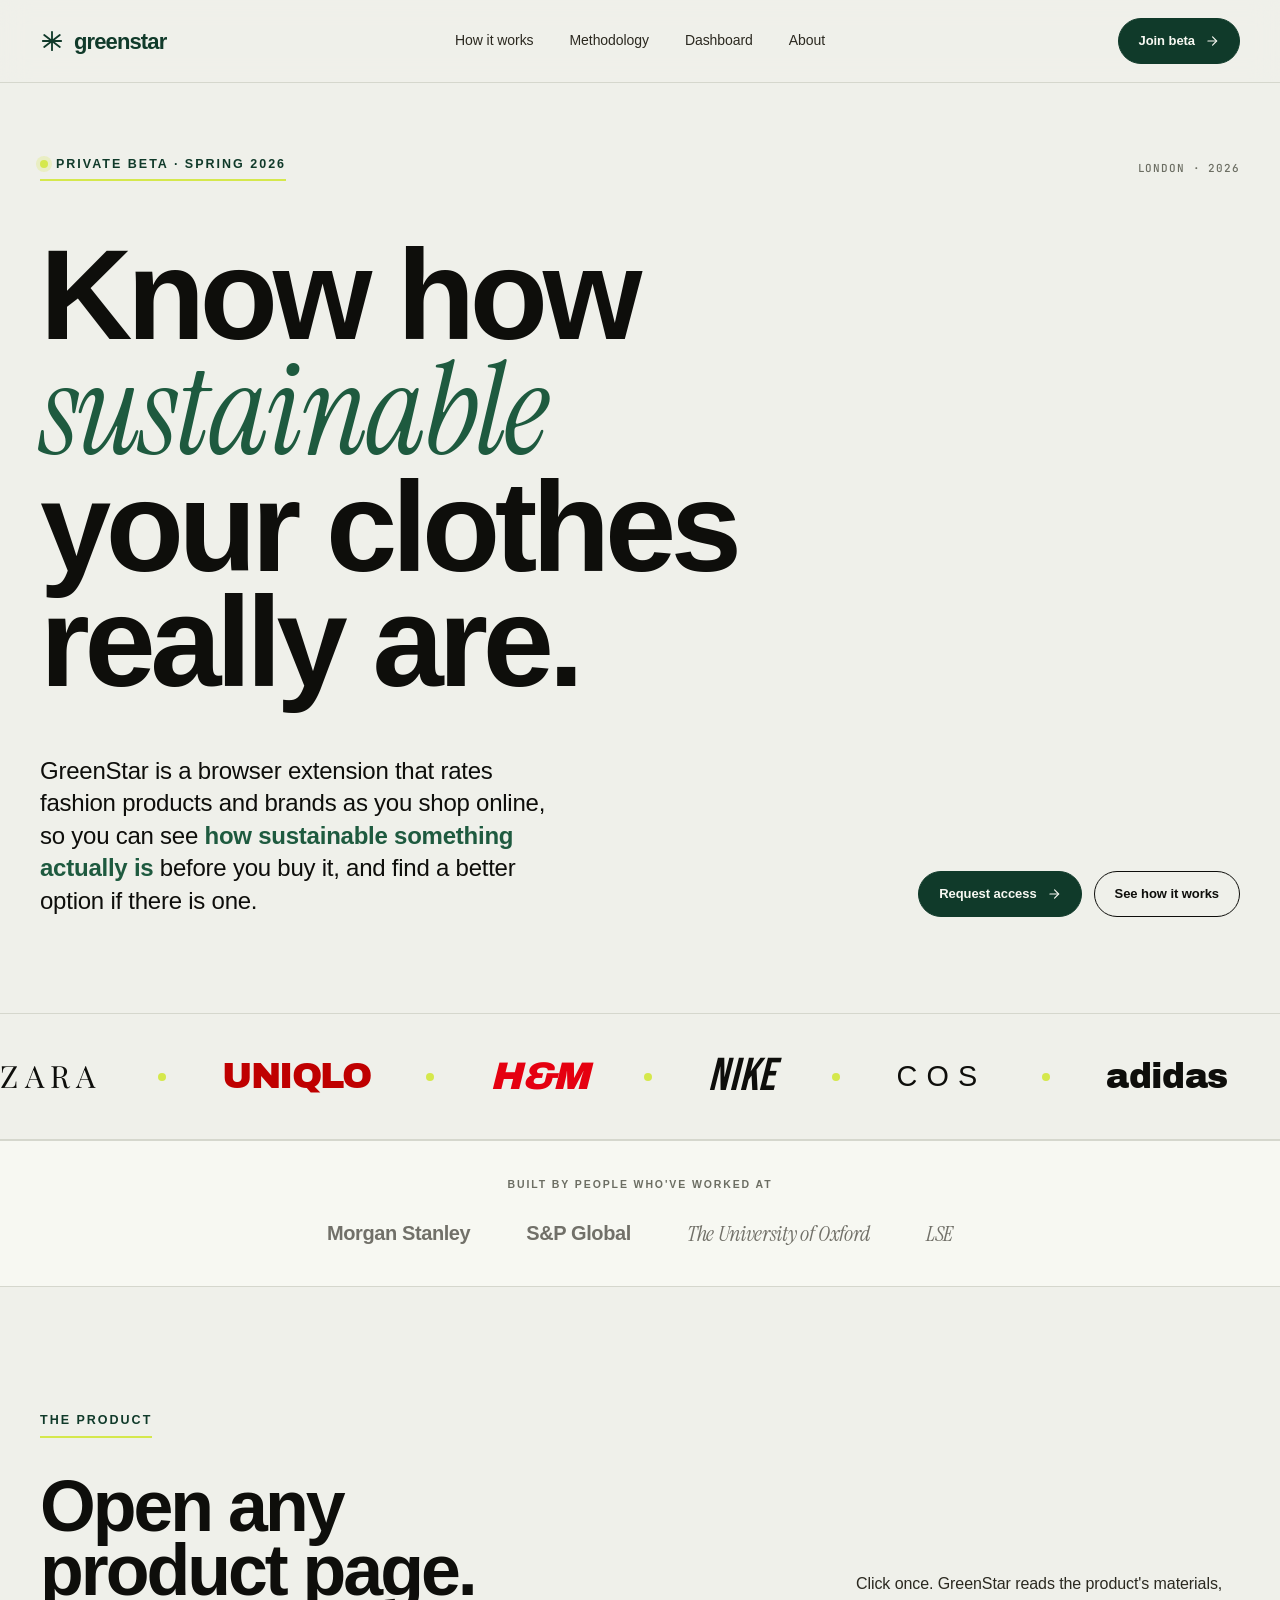
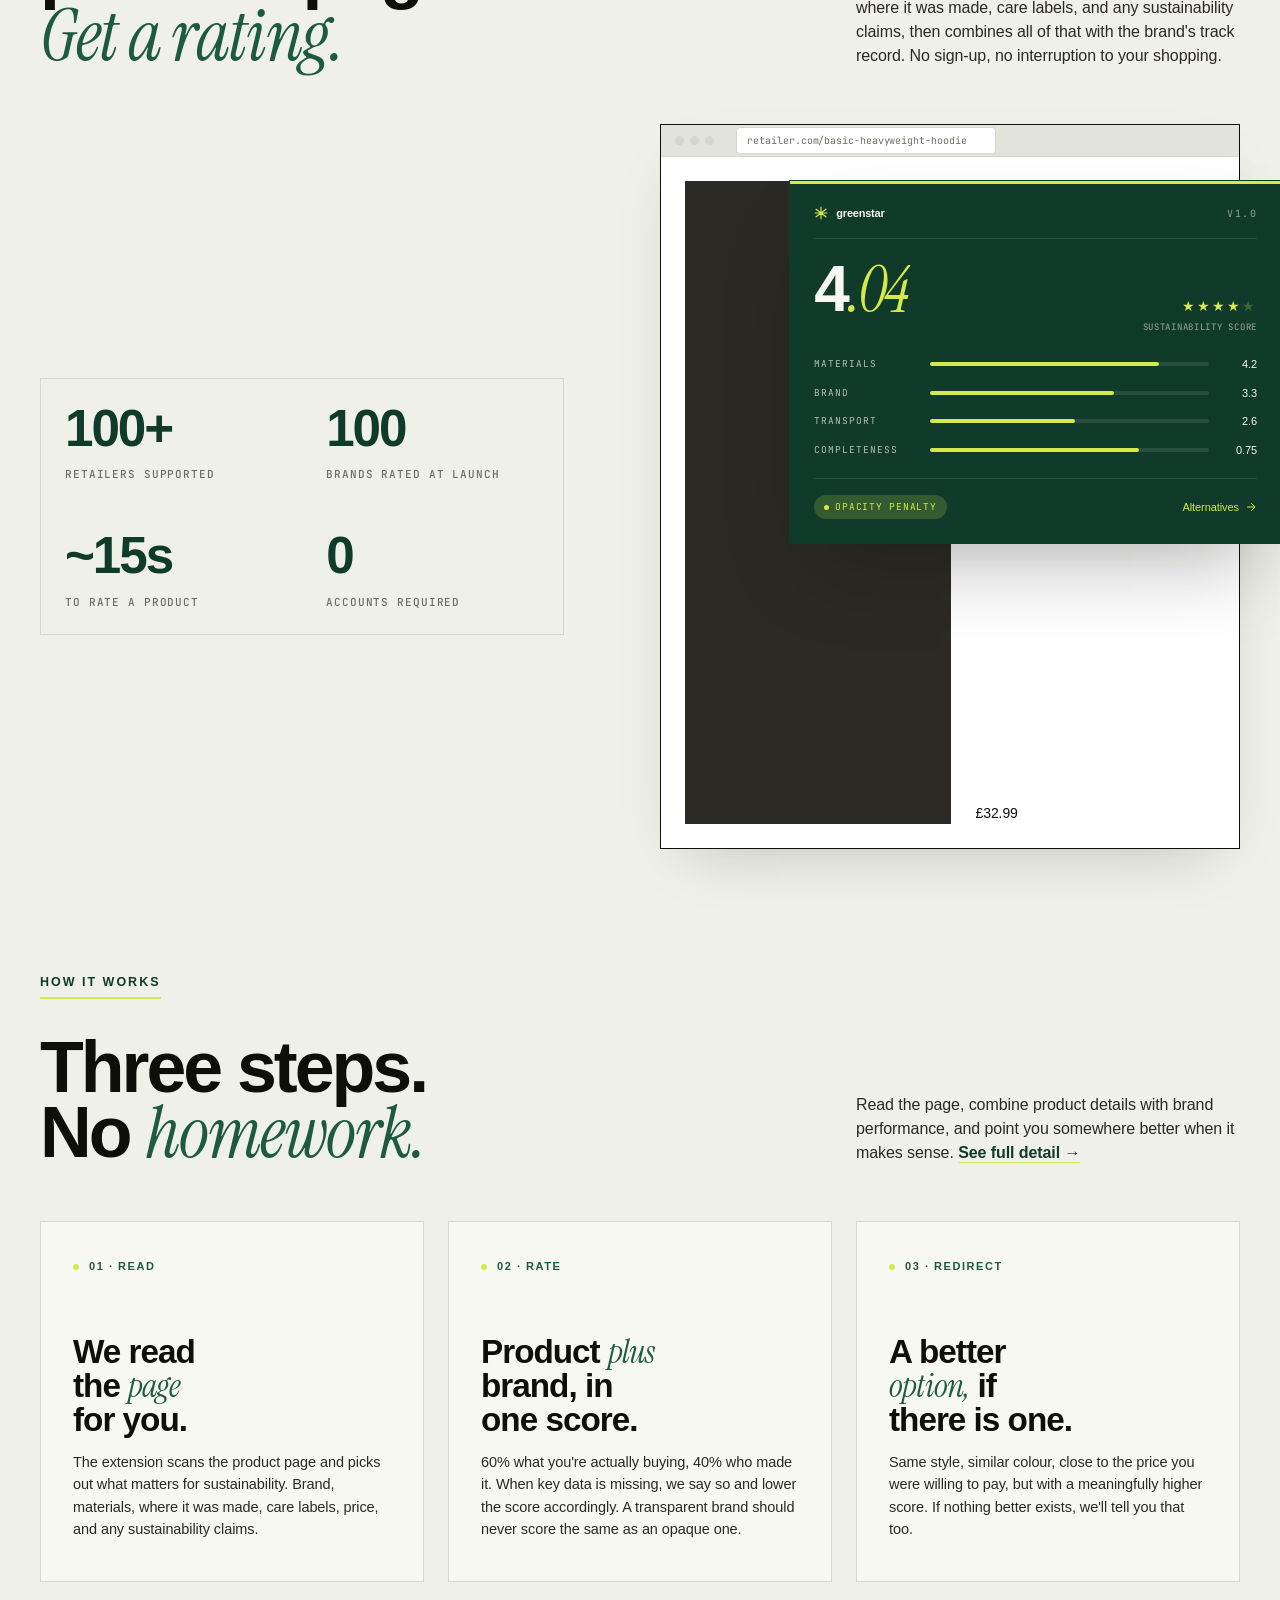
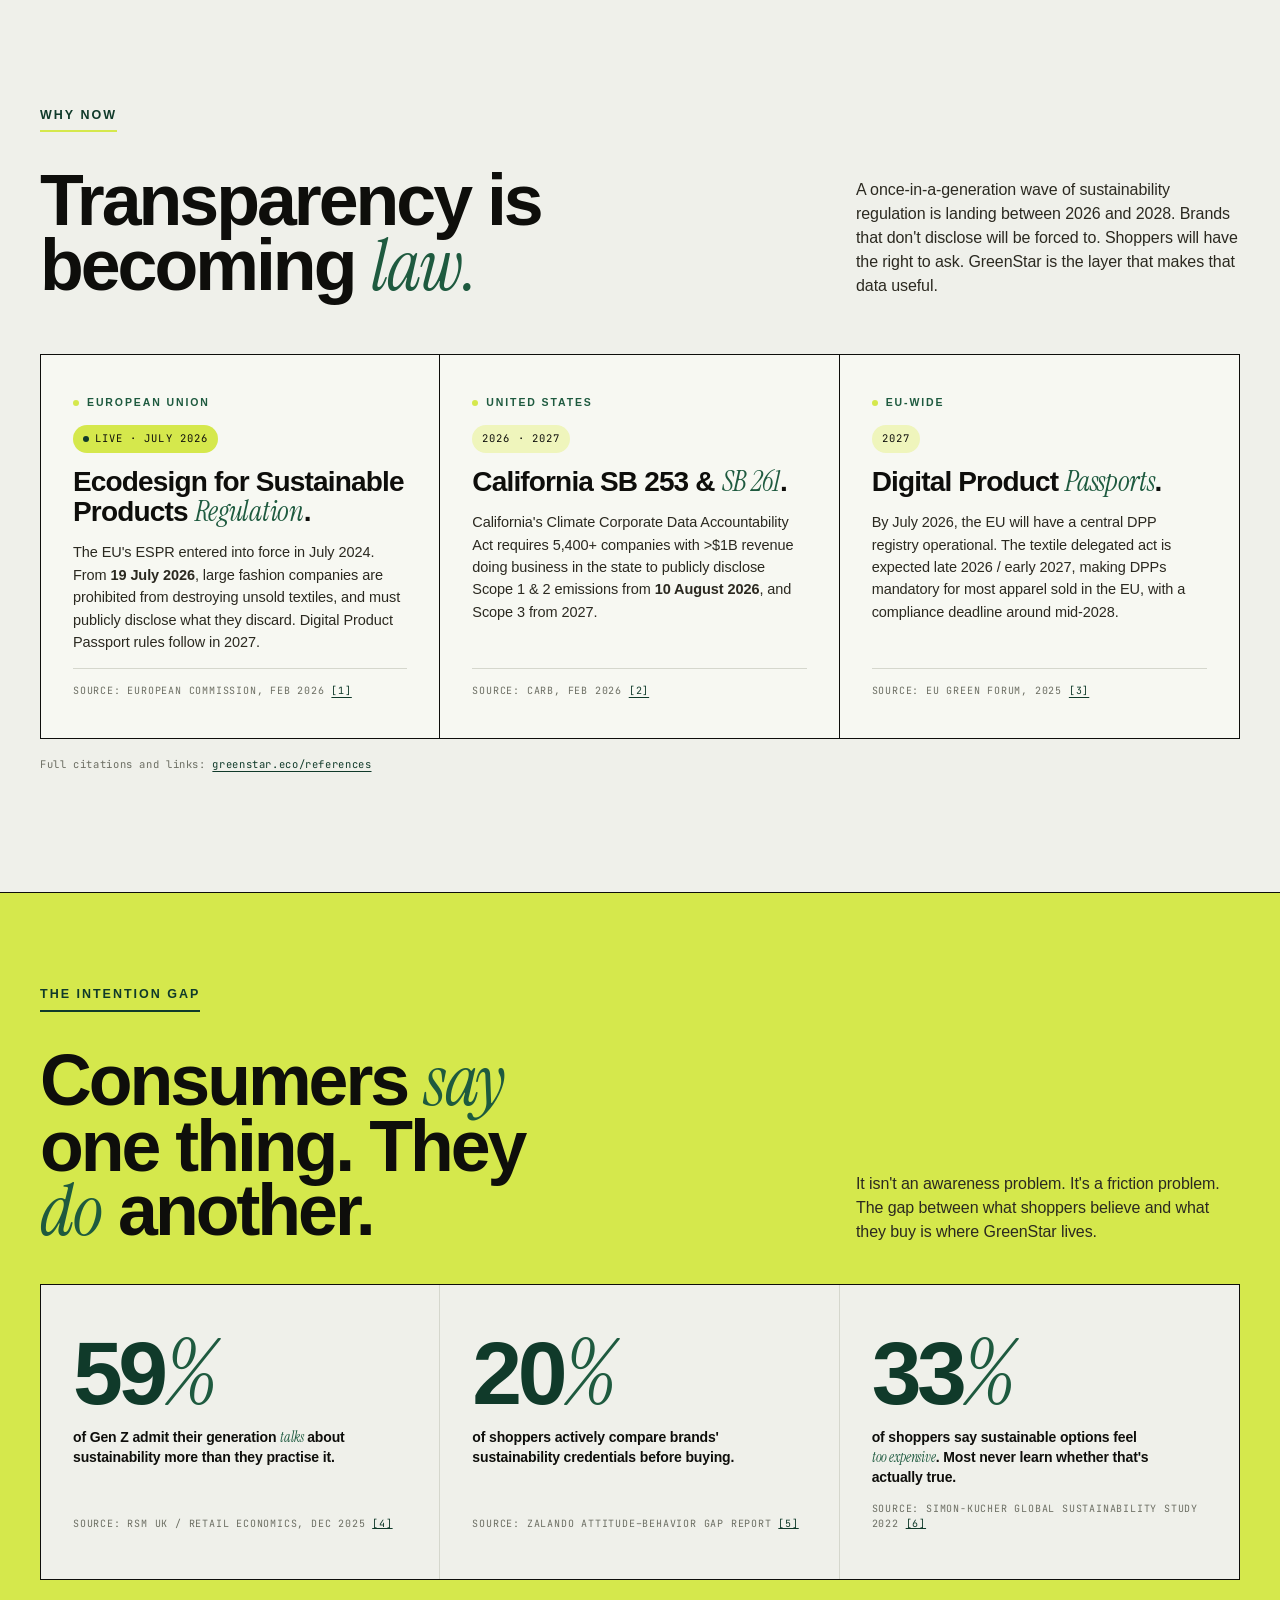
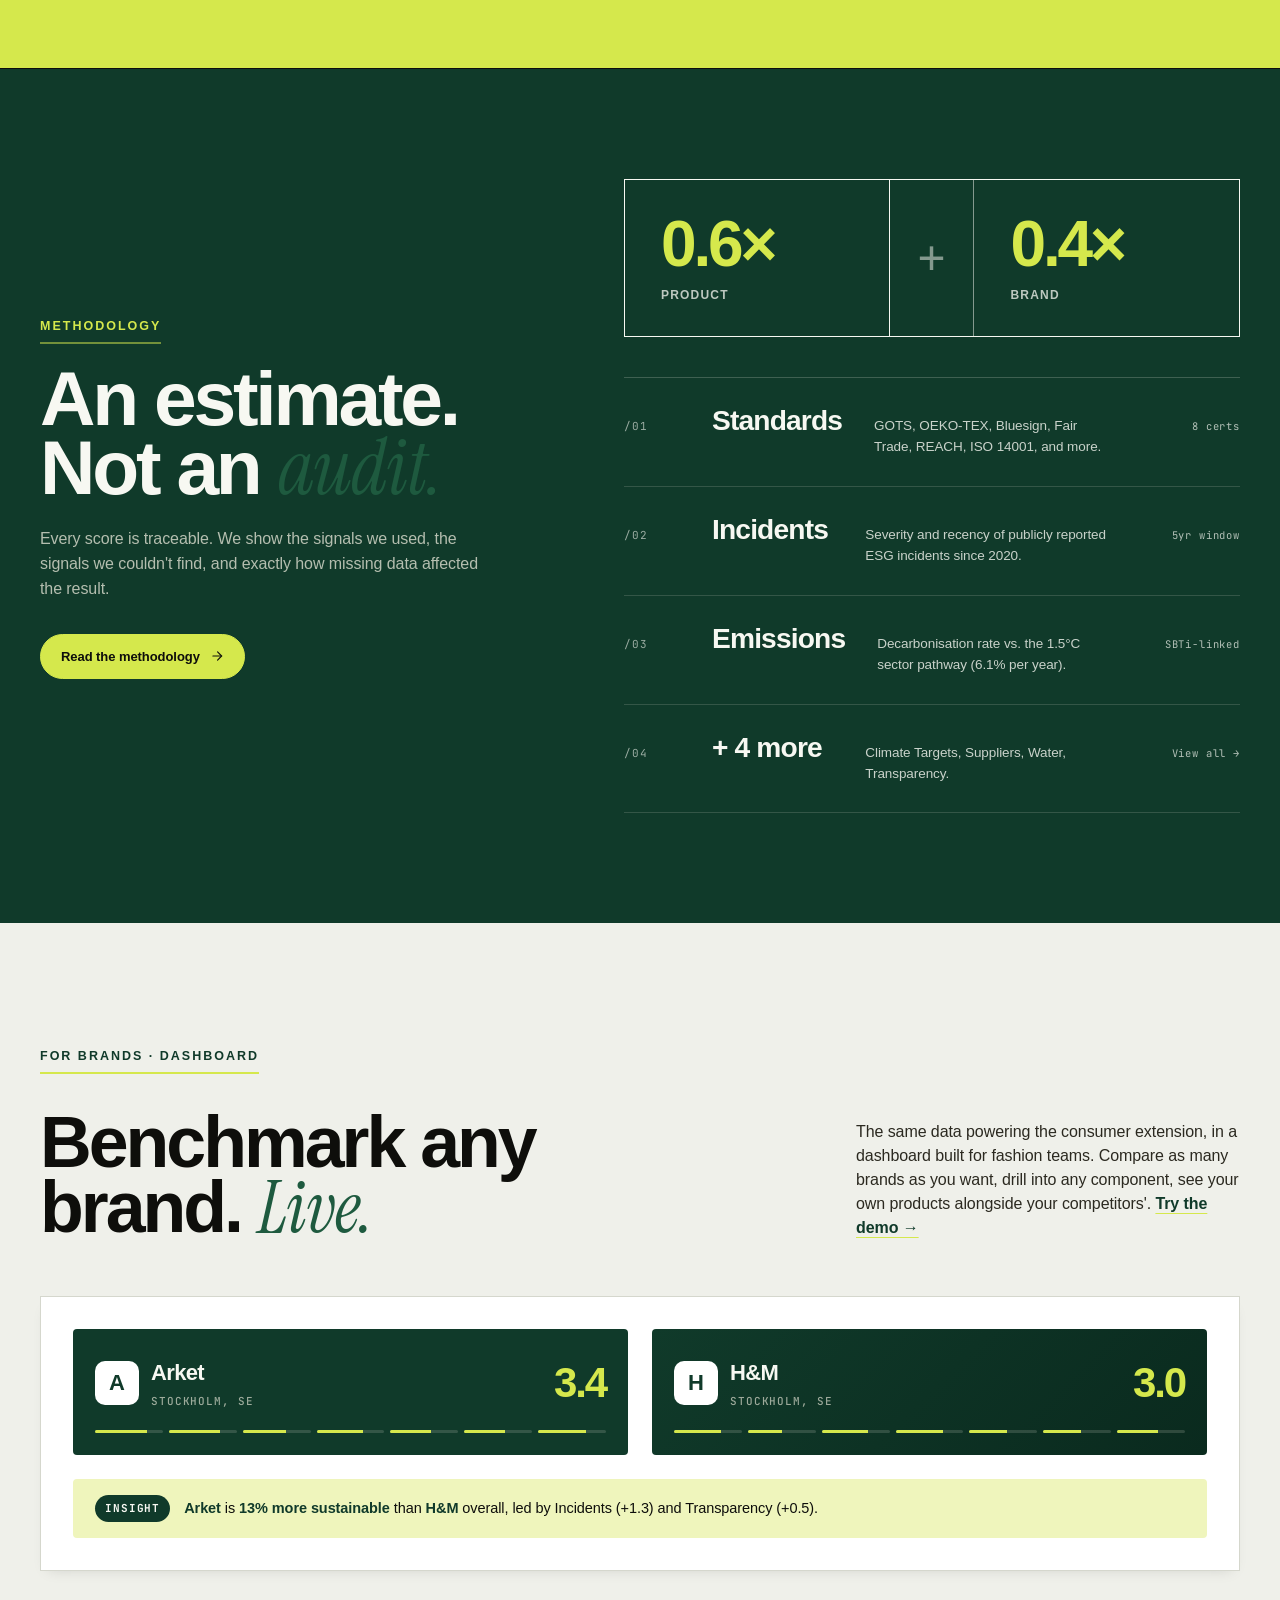
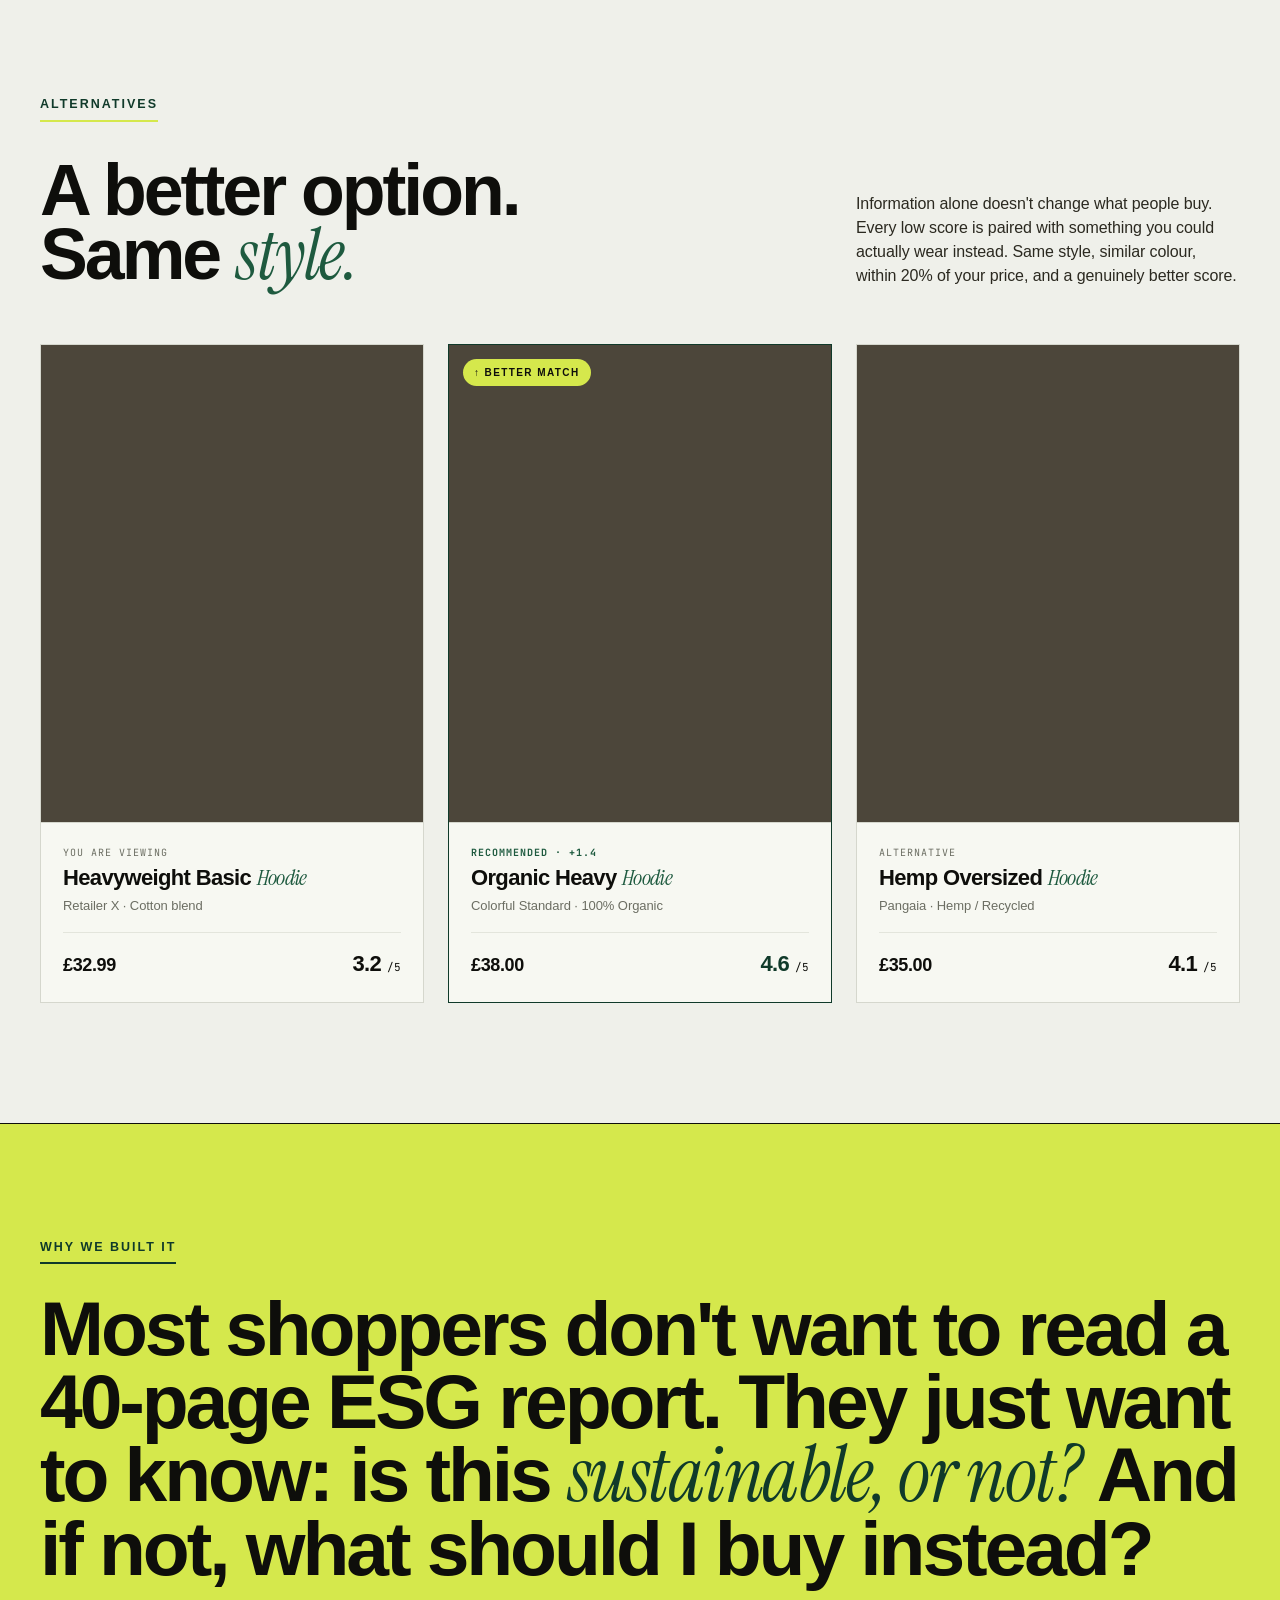
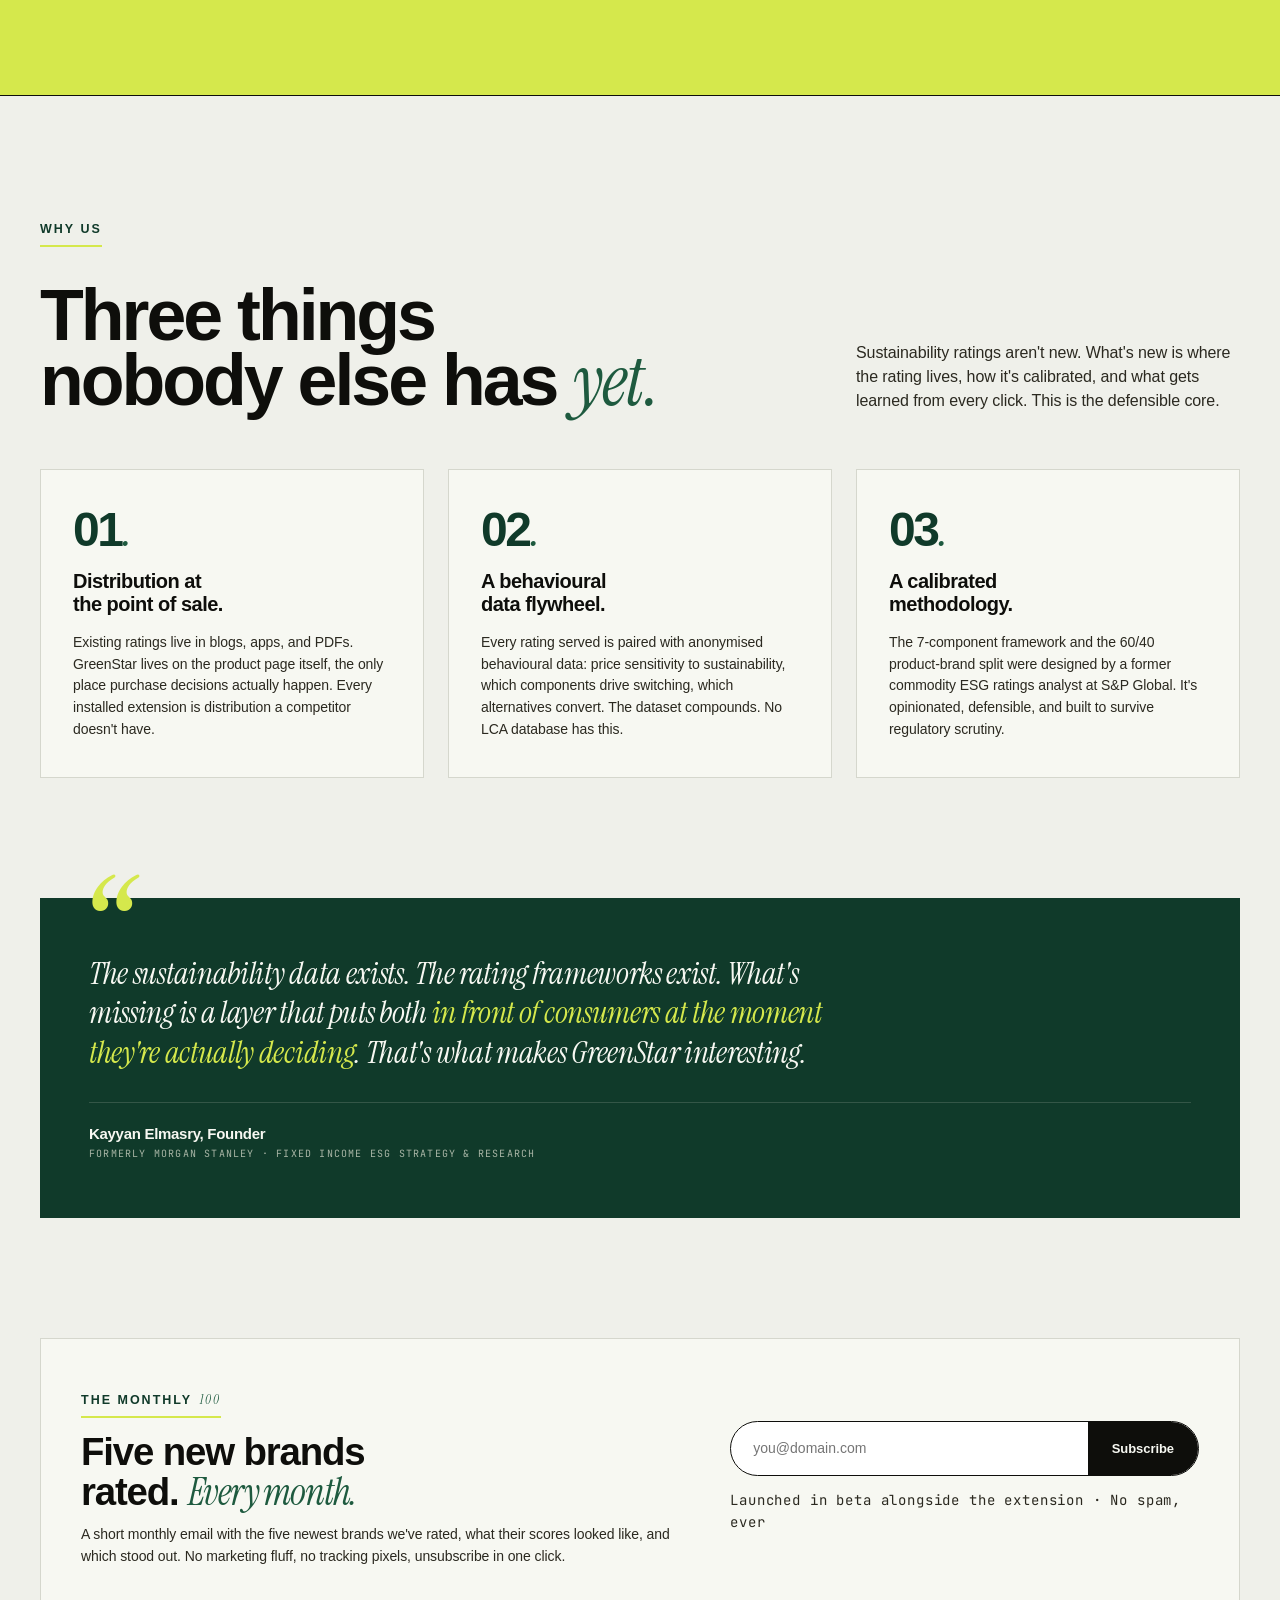
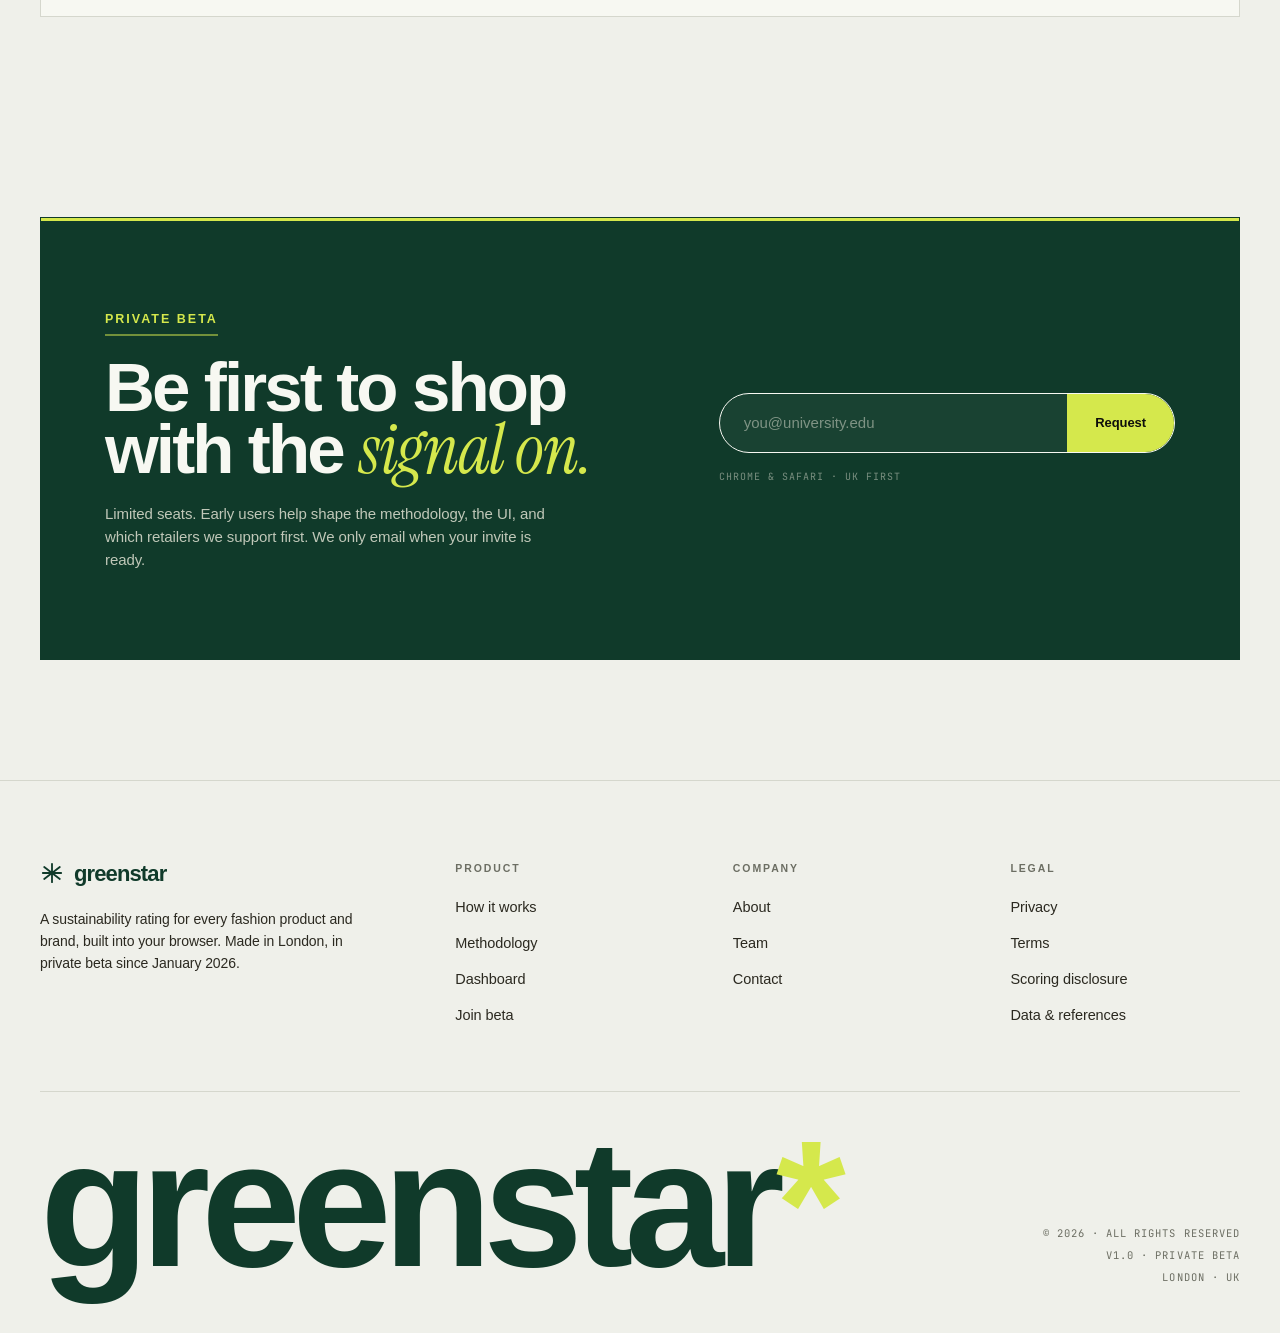
<file: index.html>
<!DOCTYPE html>
<html lang="en">
<head>
<meta charset="UTF-8" />
<meta name="viewport" content="width=device-width, initial-scale=1.0" />
<title>GreenStar — Know how sustainable your clothes really are.</title>
<meta name="description" content="GreenStar is a browser extension that tells you how sustainable a fashion product is while you're shopping, and shows you better alternatives." />

<link rel="preconnect" href="https://fonts.googleapis.com" />
<link rel="preconnect" href="https://fonts.gstatic.com" crossorigin />
<link href="https://fonts.googleapis.com/css2?family=Archivo+Black&family=Bebas+Neue&family=Fraunces:opsz,wght@9..144,900&family=Instrument+Serif:ital@0;1&family=JetBrains+Mono:wght@400;500&family=Playfair+Display:ital,wght@0,400;0,900;1,900&display=swap" rel="stylesheet" />
<link rel="stylesheet" href="styles.css" />
</head>
<body>

<!-- NAV -->
<nav class="top">
  <div class="top-row">
    <a href="index.html" class="brand">
      <span class="mark" aria-hidden="true">
        <svg viewBox="0 0 24 24" width="22" height="22" fill="none" stroke="currentColor" stroke-width="2" stroke-linecap="round">
          <path d="M12 2 V22 M3.5 5.5 L20.5 18.5 M2 12 H22 M3.5 18.5 L20.5 5.5" />
        </svg>
      </span>
      <span class="wm">greenstar</span>
    </a>
    <div class="nav-links">
      <a href="how-it-works.html">How it works</a>
      <a href="methodology.html">Methodology</a>
      <a href="dashboard.html">Dashboard</a>
      <a href="about.html">About</a>
    </div>
    <div class="nav-cta">
      <a href="#beta" class="btn btn-forest">Join beta
        <svg viewBox="0 0 24 24" fill="none" stroke="currentColor" stroke-width="2" stroke-linecap="round"><path d="M5 12h14"/><path d="m13 5 7 7-7 7"/></svg>
      </a>
      <button class="menu-trigger" aria-label="Open menu" aria-expanded="false" aria-controls="mobile-menu" type="button"><span class="bar"></span><span class="bar"></span><span class="bar"></span></button>
    </div>
  </div>
</nav>
<div class="menu-overlay" id="mobile-menu" aria-hidden="true">
  <nav aria-label="Mobile">
      <a href="how-it-works.html">How it <em>works</em></a>
      <a href="methodology.html">Methodology</a>
      <a href="dashboard.html">Dashboard</a>
      <a href="about.html">About</a>
  </nav>
  <div class="foot">
    <a class="cta" href="index.html#beta">
      <span>Join the private beta</span>
      <svg viewBox="0 0 24 24" fill="none" stroke="currentColor" stroke-width="2" stroke-linecap="round"><path d="M5 12h14"/><path d="m13 5 7 7-7 7"/></svg>
    </a>
  </div>
</div>


<!-- HERO -->
<section class="hero">
  <div class="wrap">
    <div class="hero-eyebrow">
      <span class="eyebrow"><span class="dot"></span>Private beta · Spring 2026</span>
      <span class="mono">London · 2026</span>
    </div>

    <h1 class="h-display">Know how<br/><em>sustainable</em><br/>your clothes<br/>really are.</h1>

    <div class="hero-below">
      <p class="pull">GreenStar is a browser extension that rates fashion products and brands as you shop online, so you can see <b>how sustainable something actually is</b> before you buy it, and find a better option if there is one.</p>
      <div class="actions">
        <a href="#beta" class="btn btn-forest">Request access
          <svg viewBox="0 0 24 24" fill="none" stroke="currentColor" stroke-width="2" stroke-linecap="round"><path d="M5 12h14"/><path d="m13 5 7 7-7 7"/></svg>
        </a>
        <a href="how-it-works.html" class="btn btn-ghost">See how it works</a>
      </div>
    </div>
  </div>
</section>

<!-- MARQUEE -->
<div class="marquee" aria-hidden="true">
  <div class="marquee-track">
    <span class="group">
      <span class="b-zara">Zara</span><span class="sep"></span>
      <span class="b-uniqlo">UNIQLO</span><span class="sep"></span>
      <span class="b-hm">H&amp;M</span><span class="sep"></span>
      <span class="b-nike">Nike</span><span class="sep"></span>
      <span class="b-cos">COS</span><span class="sep"></span>
      <span class="b-adidas">adidas</span><span class="sep"></span>
      <span class="b-ganni">Ganni</span><span class="sep"></span>
      <span class="b-asos">asos</span><span class="sep"></span>
      <span class="b-arket">ARKET</span><span class="sep"></span>
      <span class="b-levis">Levi's</span><span class="sep"></span>
    </span>
    <span class="group">
      <span class="b-zara">Zara</span><span class="sep"></span>
      <span class="b-uniqlo">UNIQLO</span><span class="sep"></span>
      <span class="b-hm">H&amp;M</span><span class="sep"></span>
      <span class="b-nike">Nike</span><span class="sep"></span>
      <span class="b-cos">COS</span><span class="sep"></span>
      <span class="b-adidas">adidas</span><span class="sep"></span>
      <span class="b-ganni">Ganni</span><span class="sep"></span>
      <span class="b-asos">asos</span><span class="sep"></span>
      <span class="b-arket">ARKET</span><span class="sep"></span>
      <span class="b-levis">Levi's</span><span class="sep"></span>
    </span>
  </div>
</div>

<!-- PRESS / CREDIBILITY BAR -->
<div class="press-bar">
  <div class="wrap">
    <div class="lbl">Built by people who've worked at</div>
    <div class="press-logos">
      <span class="item ms">Morgan Stanley</span>
      <span class="item sp">S&amp;P Global</span>
      <span class="item tx">The University of Oxford</span>
      <span class="item tx">LSE</span>
    </div>
  </div>
</div>

<!-- PRODUCT SHOWCASE -->
<section class="section">
  <div class="wrap">
    <div class="section-head">
      <div>
        <span class="eyebrow">The product</span>
        <h2 class="h-display" style="margin-top:20px;">Open any<br/>product page.<br/><em>Get a rating.</em></h2>
      </div>
      <p>Click once. GreenStar reads the product's materials, where it was made, care labels, and any sustainability claims, then combines all of that with the brand's track record. No sign-up, no interruption to your shopping.</p>
    </div>

    <div class="showcase">
      <div class="showcase-copy">
        <div class="stats">
          <div class="stat">
            <div class="k">100+</div>
            <div class="lb mono">Retailers supported</div>
          </div>
          <div class="stat">
            <div class="k">100</div>
            <div class="lb mono">Brands rated at launch</div>
          </div>
          <div class="stat">
            <div class="k">~15s</div>
            <div class="lb mono">To rate a product</div>
          </div>
          <div class="stat">
            <div class="k">0</div>
            <div class="lb mono">Accounts required</div>
          </div>
        </div>
      </div>

      <!-- Mockup with real hoodie photo -->
      <div class="mock-stage" aria-hidden="true">
        <div class="mock-frame">
          <div class="mock-browser">
            <span></span><span></span><span></span>
            <div class="url">retailer.com/basic-heavyweight-hoodie</div>
          </div>
          <div class="mock-content">
            <div class="mock-product" style="background-image:url('https://images.unsplash.com/photo-1562826665-85cdb455ddb1?w=600&auto=format&fit=crop');"></div>
            <div class="mock-meta">
              <div class="tag">FEW ITEMS LEFT</div>
              <h3>Heavyweight<br/>Basic Hoodie</h3>
              <div class="lines"><span></span><span></span><span></span></div>
              <div class="price">£32.99</div>
            </div>
          </div>
        </div>

        <div class="popup">
          <div class="popup-head">
            <span class="logo">
              <svg viewBox="0 0 24 24" fill="none" stroke="currentColor" stroke-width="2" stroke-linecap="round"><path d="M12 2 V22 M3.5 5.5 L20.5 18.5 M2 12 H22 M3.5 18.5 L20.5 5.5"/></svg>
              <b>greenstar</b>
            </span>
            <span>V1.0</span>
          </div>
          <div class="popup-score">
            <div class="n">4<em>.04</em></div>
            <div style="display:flex; flex-direction:column; align-items:flex-end;">
              <span class="stars">★★★★<span class="empty">★</span></span>
              <span class="mono" style="color:rgba(251,247,232,0.5); margin-top:4px; font-size:9px;">SUSTAINABILITY SCORE</span>
            </div>
          </div>
          <div class="popup-bars">
            <div class="popup-bar">
              <span class="k">Materials</span>
              <span class="bar"><i style="width:82%"></i></span>
              <span class="v">4.2</span>
            </div>
            <div class="popup-bar">
              <span class="k">Brand</span>
              <span class="bar"><i style="width:66%"></i></span>
              <span class="v">3.3</span>
            </div>
            <div class="popup-bar">
              <span class="k">Transport</span>
              <span class="bar"><i style="width:52%"></i></span>
              <span class="v">2.6</span>
            </div>
            <div class="popup-bar">
              <span class="k">Completeness</span>
              <span class="bar"><i style="width:75%"></i></span>
              <span class="v">0.75</span>
            </div>
          </div>
          <div class="popup-foot">
            <span class="chip">Opacity penalty</span>
            <a href="#" class="alt-link">Alternatives
              <svg viewBox="0 0 24 24" fill="none" stroke="currentColor" stroke-width="2" stroke-linecap="round"><path d="M5 12h14"/><path d="m13 5 7 7-7 7"/></svg>
            </a>
          </div>
        </div>
      </div>
    </div>
  </div>
</section>

<!-- HOW IT WORKS -->
<section class="section" style="padding-top:0;">
  <div class="wrap">
    <div class="section-head">
      <div>
        <span class="eyebrow">How it works</span>
        <h2 class="h-display" style="margin-top:20px;">Three steps.<br/>No <em>homework.</em></h2>
      </div>
      <p>Read the page, combine product details with brand performance, and point you somewhere better when it makes sense. <a href="how-it-works.html" style="color:var(--forest); text-decoration:underline; text-underline-offset:4px; text-decoration-color:var(--lime); font-weight:700;">See full detail →</a></p>
    </div>

    <div class="how-grid">
      <div class="how-card">
        <span class="step">01 · Read</span>
        <h3>We read<br/>the <em>page</em><br/>for you.</h3>
        <p>The extension scans the product page and picks out what matters for sustainability. Brand, materials, where it was made, care labels, price, and any sustainability claims.</p>
      </div>
      <div class="how-card">
        <span class="step">02 · Rate</span>
        <h3>Product <em>plus</em><br/>brand, in<br/>one score.</h3>
        <p>60% what you're actually buying, 40% who made it. When key data is missing, we say so and lower the score accordingly. A transparent brand should never score the same as an opaque one.</p>
      </div>
      <div class="how-card">
        <span class="step">03 · Redirect</span>
        <h3>A better<br/><em>option,</em> if<br/>there is one.</h3>
        <p>Same style, similar colour, close to the price you were willing to pay, but with a meaningfully higher score. If nothing better exists, we'll tell you that too.</p>
      </div>
    </div>
  </div>
</section>

<!-- WHY NOW -->
<section class="section" style="padding-top:0;">
  <div class="wrap">
    <div class="section-head">
      <div>
        <span class="eyebrow">Why now</span>
        <h2 class="h-display" style="margin-top:20px;">Transparency is<br/>becoming <em>law.</em></h2>
      </div>
      <p>A once-in-a-generation wave of sustainability regulation is landing between 2026 and 2028. Brands that don't disclose will be forced to. Shoppers will have the right to ask. GreenStar is the layer that makes that data useful.</p>
    </div>

    <div class="regnow-grid">
      <div class="regnow-card">
        <span class="region">European Union</span>
        <span class="when live">Live · July 2026</span>
        <h3 class="law">Ecodesign for Sustainable Products <em>Regulation</em>.</h3>
        <p class="copy">The EU's ESPR entered into force in July 2024. From <b>19 July 2026</b>, large fashion companies are prohibited from destroying unsold textiles, and must publicly disclose what they discard. Digital Product Passport rules follow in 2027.</p>
        <span class="cite">Source: European Commission, Feb 2026 <a href="references.html">[1]</a></span>
      </div>
      <div class="regnow-card">
        <span class="region">United States</span>
        <span class="when">2026 · 2027</span>
        <h3 class="law">California SB 253 &amp; <em>SB 261</em>.</h3>
        <p class="copy">California's Climate Corporate Data Accountability Act requires 5,400+ companies with &gt;$1B revenue doing business in the state to publicly disclose Scope 1 &amp; 2 emissions from <b>10 August 2026</b>, and Scope 3 from 2027.</p>
        <span class="cite">Source: CARB, Feb 2026 <a href="references.html">[2]</a></span>
      </div>
      <div class="regnow-card">
        <span class="region">EU-wide</span>
        <span class="when">2027</span>
        <h3 class="law">Digital Product <em>Passports</em>.</h3>
        <p class="copy">By July 2026, the EU will have a central DPP registry operational. The textile delegated act is expected late 2026 / early 2027, making DPPs mandatory for most apparel sold in the EU, with a compliance deadline around mid-2028.</p>
        <span class="cite">Source: EU Green Forum, 2025 <a href="references.html">[3]</a></span>
      </div>
    </div>

    <p class="fn" style="margin-top:18px;">Full citations and links: <a href="references.html">greenstar.eco/references</a></p>
  </div>
</section>

<!-- INTENTION GAP STATS -->
<section class="block-lime" style="padding:88px 0;">
  <div class="wrap">
    <div class="section-head" style="margin-bottom:40px;">
      <div>
        <span class="eyebrow on-lime">The intention gap</span>
        <h2 class="h-display" style="margin-top:20px;">Consumers <em>say</em><br/>one thing. They<br/><em>do</em> another.</h2>
      </div>
      <p>It isn't an awareness problem. It's a friction problem. The gap between what shoppers believe and what they buy is where GreenStar lives.</p>
    </div>

    <div class="stat-row" style="border-color:var(--ink); background:var(--cream);">
      <div class="cell">
        <span class="big">59<em>%</em></span>
        <span class="lbl">of Gen Z admit their generation <em style="font-family:'Instrument Serif', serif; font-style:italic; font-weight:400; color:var(--forest-2);">talks</em> about sustainability more than they practise it.</span>
        <span class="src">Source: RSM UK / Retail Economics, Dec 2025 <a href="references.html" style="color:var(--forest); text-decoration:underline;">[4]</a></span>
      </div>
      <div class="cell">
        <span class="big">20<em>%</em></span>
        <span class="lbl">of shoppers actively compare brands' sustainability credentials before buying.</span>
        <span class="src">Source: Zalando Attitude–Behavior Gap Report <a href="references.html" style="color:var(--forest); text-decoration:underline;">[5]</a></span>
      </div>
      <div class="cell">
        <span class="big">33<em>%</em></span>
        <span class="lbl">of shoppers say sustainable options feel <em style="font-family:'Instrument Serif', serif; font-style:italic; font-weight:400; color:var(--forest-2);">too expensive</em>. Most never learn whether that's actually true.</span>
        <span class="src">Source: Simon-Kucher Global Sustainability Study 2022 <a href="references.html" style="color:var(--forest); text-decoration:underline;">[6]</a></span>
      </div>
    </div>
  </div>
</section>

<!-- METHODOLOGY PREVIEW (DARK BLOCK) -->
<section class="block-forest">
  <div class="wrap">
    <div style="display:grid; grid-template-columns: 0.9fr 1.1fr; gap:80px; align-items:center;">
      <div>
        <span class="eyebrow light">Methodology</span>
        <h2 class="h-display" style="margin-top:20px; font-size:clamp(48px,6vw,100px); color:var(--cream);">An estimate.<br/>Not an <em>audit.</em></h2>
        <p style="margin-top:24px; color:rgba(251,247,232,0.7); font-size:16px; max-width:440px; line-height:1.55;">Every score is traceable. We show the signals we used, the signals we couldn't find, and exactly how missing data affected the result.</p>
        <a href="methodology.html" class="btn btn-lime" style="margin-top:32px;">Read the methodology
          <svg viewBox="0 0 24 24" fill="none" stroke="currentColor" stroke-width="2" stroke-linecap="round"><path d="M5 12h14"/><path d="m13 5 7 7-7 7"/></svg>
        </a>
      </div>

      <div>
        <div class="formula" style="color:var(--cream); border-color:var(--cream);">
          <div class="cell">
            <div class="coef" style="color:var(--lime);">0.6×</div>
            <div class="k">Product</div>
          </div>
          <div class="op" style="border-color:var(--cream);">+</div>
          <div class="cell">
            <div class="coef" style="color:var(--lime);">0.4×</div>
            <div class="k">Brand</div>
          </div>
        </div>

        <ul class="metrics-list" style="color:var(--cream); border-color:rgba(251,247,232,0.2); margin-top:40px;">
          <li class="metric" style="border-color:rgba(251,247,232,0.15);">
            <span class="i">/01</span>
            <span class="n">Standards</span>
            <span class="d">GOTS, OEKO-TEX, Bluesign, Fair Trade, REACH, ISO 14001, and more.</span>
            <span class="w">8 certs</span>
          </li>
          <li class="metric" style="border-color:rgba(251,247,232,0.15);">
            <span class="i">/02</span>
            <span class="n">Incidents</span>
            <span class="d">Severity and recency of publicly reported ESG incidents since 2020.</span>
            <span class="w">5yr window</span>
          </li>
          <li class="metric" style="border-color:rgba(251,247,232,0.15);">
            <span class="i">/03</span>
            <span class="n">Emissions</span>
            <span class="d">Decarbonisation rate vs. the 1.5°C sector pathway (6.1% per year).</span>
            <span class="w">SBTi-linked</span>
          </li>
          <li class="metric" style="border-color:rgba(251,247,232,0.15);">
            <span class="i">/04</span>
            <span class="n">+ 4 more</span>
            <span class="d">Climate Targets, Suppliers, Water, Transparency.</span>
            <span class="w">View all →</span>
          </li>
        </ul>
      </div>
    </div>
  </div>
</section>

<!-- DASHBOARD TEASER -->
<section class="section">
  <div class="wrap">
    <div class="section-head">
      <div>
        <span class="eyebrow">For brands · Dashboard</span>
        <h2 class="h-display" style="margin-top:20px;">Benchmark any<br/>brand. <em>Live.</em></h2>
      </div>
      <p>The same data powering the consumer extension, in a dashboard built for fashion teams. Compare as many brands as you want, drill into any component, see your own products alongside your competitors'. <a href="dashboard.html" style="color:var(--forest); text-decoration:underline; text-underline-offset:4px; text-decoration-color:var(--lime); font-weight:700;">Try the demo →</a></p>
    </div>

    <div style="background:var(--white); border:1px solid var(--line); padding:32px; display:grid; grid-template-columns: 1fr 1fr; gap:24px; box-shadow:var(--shadow-sm);">
      <div style="padding:22px; background:var(--forest); color:var(--cream); border-radius:4px;">
        <div style="display:flex; gap:12px; align-items:center;">
          <div style="width:44px; height:44px; background:var(--white); color:var(--forest); border-radius:10px; display:grid; place-items:center; font-weight:700; font-size:22px;">A</div>
          <div>
            <div style="font-family:'Helvetica Neue', sans-serif; font-weight:700; font-size:22px; letter-spacing:-0.03em;">Arket</div>
            <div class="mono" style="color:rgba(251,247,232,0.6); margin-top:4px;">Stockholm, SE</div>
          </div>
          <div style="margin-left:auto; font-family:'Helvetica Neue', sans-serif; font-weight:700; font-size:42px; letter-spacing:-0.05em; color:var(--lime);">3.4</div>
        </div>
        <div style="margin-top:16px; display:grid; grid-template-columns:repeat(7, 1fr); gap:6px;">
          <div style="height:3px; background:rgba(251,247,232,0.15); border-radius:2px; overflow:hidden;"><i style="display:block; height:100%; width:76%; background:var(--lime);"></i></div>
          <div style="height:3px; background:rgba(251,247,232,0.15); border-radius:2px; overflow:hidden;"><i style="display:block; height:100%; width:76%; background:var(--lime);"></i></div>
          <div style="height:3px; background:rgba(251,247,232,0.15); border-radius:2px; overflow:hidden;"><i style="display:block; height:100%; width:64%; background:var(--lime);"></i></div>
          <div style="height:3px; background:rgba(251,247,232,0.15); border-radius:2px; overflow:hidden;"><i style="display:block; height:100%; width:68%; background:var(--lime);"></i></div>
          <div style="height:3px; background:rgba(251,247,232,0.15); border-radius:2px; overflow:hidden;"><i style="display:block; height:100%; width:60%; background:var(--lime);"></i></div>
          <div style="height:3px; background:rgba(251,247,232,0.15); border-radius:2px; overflow:hidden;"><i style="display:block; height:100%; width:60%; background:var(--lime);"></i></div>
          <div style="height:3px; background:rgba(251,247,232,0.15); border-radius:2px; overflow:hidden;"><i style="display:block; height:100%; width:70%; background:var(--lime);"></i></div>
        </div>
      </div>

      <div style="padding:22px; background:linear-gradient(135deg, var(--forest), #0A2A1E); color:var(--cream); border-radius:4px;">
        <div style="display:flex; gap:12px; align-items:center;">
          <div style="width:44px; height:44px; background:var(--white); color:var(--forest); border-radius:10px; display:grid; place-items:center; font-weight:700; font-size:22px;">H</div>
          <div>
            <div style="font-family:'Helvetica Neue', sans-serif; font-weight:700; font-size:22px; letter-spacing:-0.03em;">H&amp;M</div>
            <div class="mono" style="color:rgba(251,247,232,0.6); margin-top:4px;">Stockholm, SE</div>
          </div>
          <div style="margin-left:auto; font-family:'Helvetica Neue', sans-serif; font-weight:700; font-size:42px; letter-spacing:-0.05em; color:var(--lime);">3.0</div>
        </div>
        <div style="margin-top:16px; display:grid; grid-template-columns:repeat(7, 1fr); gap:6px;">
          <div style="height:3px; background:rgba(251,247,232,0.15); border-radius:2px; overflow:hidden;"><i style="display:block; height:100%; width:70%; background:var(--lime);"></i></div>
          <div style="height:3px; background:rgba(251,247,232,0.15); border-radius:2px; overflow:hidden;"><i style="display:block; height:100%; width:50%; background:var(--lime);"></i></div>
          <div style="height:3px; background:rgba(251,247,232,0.15); border-radius:2px; overflow:hidden;"><i style="display:block; height:100%; width:68%; background:var(--lime);"></i></div>
          <div style="height:3px; background:rgba(251,247,232,0.15); border-radius:2px; overflow:hidden;"><i style="display:block; height:100%; width:70%; background:var(--lime);"></i></div>
          <div style="height:3px; background:rgba(251,247,232,0.15); border-radius:2px; overflow:hidden;"><i style="display:block; height:100%; width:56%; background:var(--lime);"></i></div>
          <div style="height:3px; background:rgba(251,247,232,0.15); border-radius:2px; overflow:hidden;"><i style="display:block; height:100%; width:56%; background:var(--lime);"></i></div>
          <div style="height:3px; background:rgba(251,247,232,0.15); border-radius:2px; overflow:hidden;"><i style="display:block; height:100%; width:60%; background:var(--lime);"></i></div>
        </div>
      </div>

      <div style="grid-column: 1 / -1; padding:16px 22px; background:var(--lime-soft); border-radius:4px; display:flex; gap:14px; align-items:center;">
        <span class="mono" style="background:var(--forest); color:var(--cream); padding:5px 10px; border-radius:99px; font-weight:700;">Insight</span>
        <span style="font-family:'Helvetica Neue', sans-serif; font-size:14.5px; line-height:1.4;"><b style="color:var(--forest);">Arket</b> is <span style="font-weight:700; color:var(--forest);">13% more sustainable</span> than <b style="color:var(--forest);">H&amp;M</b> overall, led by Incidents (+1.3) and Transparency (+0.5).</span>
      </div>
    </div>
  </div>
</section>

<!-- ALTERNATIVES with real product photos -->
<section class="section" style="padding-top:0;">
  <div class="wrap">
    <div class="section-head">
      <div>
        <span class="eyebrow">Alternatives</span>
        <h2 class="h-display" style="margin-top:20px;">A better option.<br/>Same <em>style.</em></h2>
      </div>
      <p>Information alone doesn't change what people buy. Every low score is paired with something you could actually wear instead. Same style, similar colour, within 20% of your price, and a genuinely better score.</p>
    </div>

    <div class="alts-grid">
      <div class="alt-card">
        <div class="thumb" style="background-image:url('https://images.unsplash.com/photo-1562826665-85cdb455ddb1?w=600&auto=format&fit=crop');"></div>
        <div class="alt-info">
          <span class="tag">YOU ARE VIEWING</span>
          <span class="ttl">Heavyweight Basic <em>Hoodie</em></span>
          <span style="font-size:13px; color:var(--muted);">Retailer X · Cotton blend</span>
          <div class="row">
            <span class="price">£32.99</span>
            <span class="score"><b>3.2</b>/5</span>
          </div>
        </div>
      </div>
      <div class="alt-card featured">
        <div class="thumb" style="background-image:url('https://images.unsplash.com/photo-1622131527801-78b144aa7f2c?w=600&auto=format&fit=crop');"></div>
        <div class="alt-info">
          <span class="tag" style="color:var(--forest-2); font-weight:700;">RECOMMENDED · +1.4</span>
          <span class="ttl">Organic Heavy <em>Hoodie</em></span>
          <span style="font-size:13px; color:var(--muted);">Colorful Standard · 100% Organic</span>
          <div class="row">
            <span class="price">£38.00</span>
            <span class="score"><b>4.6</b>/5</span>
          </div>
        </div>
      </div>
      <div class="alt-card">
        <div class="thumb" style="background-image:url('https://images.unsplash.com/photo-1634853166008-2c9e90321c92?w=600&auto=format&fit=crop');"></div>
        <div class="alt-info">
          <span class="tag">ALTERNATIVE</span>
          <span class="ttl">Hemp Oversized <em>Hoodie</em></span>
          <span style="font-size:13px; color:var(--muted);">Pangaia · Hemp / Recycled</span>
          <div class="row">
            <span class="price">£35.00</span>
            <span class="score"><b>4.1</b>/5</span>
          </div>
        </div>
      </div>
    </div>
  </div>
</section>

<!-- BIG STATEMENT -->
<section class="block-lime">
  <div class="wrap">
    <span class="eyebrow on-lime">Why we built it</span>
    <h2 class="big-statement" style="margin-top:28px;">Most shoppers don't want to read a 40-page ESG report. They just want to know: is this <em>sustainable, or not?</em> And if not, what should I buy instead?</h2>
  </div>
</section>

<!-- DEFENSIBILITY / MOAT -->
<section class="section">
  <div class="wrap">
    <div class="section-head">
      <div>
        <span class="eyebrow">Why us</span>
        <h2 class="h-display" style="margin-top:20px;">Three things<br/>nobody else has <em>yet.</em></h2>
      </div>
      <p>Sustainability ratings aren't new. What's new is where the rating lives, how it's calibrated, and what gets learned from every click. This is the defensible core.</p>
    </div>

    <div class="moat-grid">
      <div class="moat-card">
        <span class="num">01<em>.</em></span>
        <h4>Distribution at<br/>the point of sale.</h4>
        <p>Existing ratings live in blogs, apps, and PDFs. GreenStar lives on the product page itself, the only place purchase decisions actually happen. Every installed extension is distribution a competitor doesn't have.</p>
      </div>
      <div class="moat-card">
        <span class="num">02<em>.</em></span>
        <h4>A behavioural<br/>data flywheel.</h4>
        <p>Every rating served is paired with anonymised behavioural data: price sensitivity to sustainability, which components drive switching, which alternatives convert. The dataset compounds. No LCA database has this.</p>
      </div>
      <div class="moat-card">
        <span class="num">03<em>.</em></span>
        <h4>A calibrated<br/>methodology.</h4>
        <p>The 7-component framework and the 60/40 product-brand split were designed by a former commodity ESG ratings analyst at S&amp;P Global. It's opinionated, defensible, and built to survive regulatory scrutiny.</p>
      </div>
    </div>
  </div>
</section>

<!-- ADVISOR QUOTE -->
<section class="section" style="padding-top:0;">
  <div class="wrap">
    <div class="quote-card">
      <p class="q">The sustainability data exists. The rating frameworks exist. What's missing is a layer that puts both <em>in front of consumers at the moment they're actually deciding</em>. That's what makes GreenStar interesting.</p>
      <div class="attrib">
        <div>
          <div class="who">Kayyan Elmasry, Founder</div>
          <div class="role">Formerly Morgan Stanley · Fixed Income ESG Strategy &amp; Research</div>
        </div>
      </div>
    </div>
  </div>
</section>

<!-- NEWSLETTER -->
<section class="section-sm" style="padding-top:0;">
  <div class="wrap">
    <div class="newsletter-card">
      <div>
        <span class="eyebrow">The monthly <em style="font-family:'Instrument Serif', serif; font-style:italic; font-weight:400; color:var(--forest-2);">100</em></span>
        <h3 style="margin-top:14px;">Five new brands<br/>rated. <em>Every month.</em></h3>
        <p>A short monthly email with the five newest brands we've rated, what their scores looked like, and which stood out. No marketing fluff, no tracking pixels, unsubscribe in one click.</p>
      </div>
      <div>
        <form class="form" onsubmit="event.preventDefault(); this.querySelector('button').innerText='Thanks ✓'; this.querySelector('input').value='';">
          <input type="email" placeholder="you@domain.com" required aria-label="Email" />
          <button type="submit">Subscribe</button>
        </form>
        <p class="fn" style="margin-top:14px;">Launched in beta alongside the extension · No spam, ever</p>
      </div>
    </div>
  </div>
</section>

<!-- BETA -->
<section class="section" id="beta">
  <div class="wrap">
    <div class="beta-card">
      <div>
        <span class="eyebrow light">Private beta</span>
        <h2 class="h-display" style="margin-top:20px;">Be first to shop<br/>with the <em>signal on.</em></h2>
        <p>Limited seats. Early users help shape the methodology, the UI, and which retailers we support first. We only email when your invite is ready.</p>
      </div>
      <div>
        <form class="beta-form" onsubmit="event.preventDefault(); this.querySelector('button').innerText='Thanks ✓'; this.querySelector('input').value='';">
          <input type="email" placeholder="you@university.edu" required aria-label="Email" />
          <button type="submit">Request</button>
        </form>
        <div class="beta-fine">Chrome &amp; Safari · UK first</div>
      </div>
    </div>
  </div>
</section>

<!-- FOOTER -->
<footer>
  <div class="wrap">
    <div class="foot-top">
      <div class="foot-brand">
        <a href="index.html" class="brand">
          <span class="mark"><svg viewBox="0 0 24 24" width="22" height="22" fill="none" stroke="currentColor" stroke-width="2" stroke-linecap="round"><path d="M12 2 V22 M3.5 5.5 L20.5 18.5 M2 12 H22 M3.5 18.5 L20.5 5.5"/></svg></span>
          <span class="wm">greenstar</span>
        </a>
        <p>A sustainability rating for every fashion product and brand, built into your browser. Made in London, in private beta since January 2026.</p>
      </div>
      <div class="foot-col">
        <h5>Product</h5>
        <ul>
          <li><a href="how-it-works.html">How it works</a></li>
          <li><a href="methodology.html">Methodology</a></li>
          <li><a href="dashboard.html">Dashboard</a></li>
          <li><a href="#beta">Join beta</a></li>
        </ul>
      </div>
      <div class="foot-col">
        <h5>Company</h5>
        <ul>
          <li><a href="about.html">About</a></li>
          <li><a href="about.html#team">Team</a></li>
          <li><a href="about.html#contact">Contact</a></li>
        </ul>
      </div>
      <div class="foot-col">
        <h5>Legal</h5>
        <ul>
          <li><a href="privacy.html">Privacy</a></li>
          <li><a href="terms.html">Terms</a></li>
          <li><a href="methodology.html">Scoring disclosure</a></li>
          <li><a href="references.html">Data &amp; references</a></li>
        </ul>
      </div>
    </div>
    <div class="foot-base">
      <div class="big-wm">greenstar<span>*</span></div>
      <div class="foot-mini">
        <span>© 2026 · All rights reserved</span>
        <span>V1.0 · Private Beta</span>
        <span>London · UK</span>
      </div>
    </div>
  </div>
</footer>

<script>
  // reveal-on-scroll for elements with .reveal class
  var io = new IntersectionObserver(function(es){
    es.forEach(function(e){ if(e.isIntersecting){ e.target.classList.add('in'); io.unobserve(e.target);} });
  }, { threshold: 0.12 });
  document.querySelectorAll('.reveal').forEach(function(el){ io.observe(el); });
</script>

<script>
  // mobile menu
  (function(){
    var body = document.body, btn = document.querySelector('.menu-trigger'), overlay = document.querySelector('.menu-overlay');
    if(!btn || !overlay) return;
    function setOpen(open){
      body.classList.toggle('menu-open', open);
      btn.setAttribute('aria-expanded', open ? 'true' : 'false');
      overlay.setAttribute('aria-hidden', open ? 'false' : 'true');
    }
    btn.addEventListener('click', function(){ setOpen(!body.classList.contains('menu-open')); });
    overlay.addEventListener('click', function(e){ if(e.target.tagName === 'A') setOpen(false); });
    document.addEventListener('keydown', function(e){ if(e.key === 'Escape') setOpen(false); });
    var mq = window.matchMedia('(min-width: 821px)');
    mq.addEventListener('change', function(e){ if(e.matches) setOpen(false); });
  })();
</script>

</body>
</html>
</file>
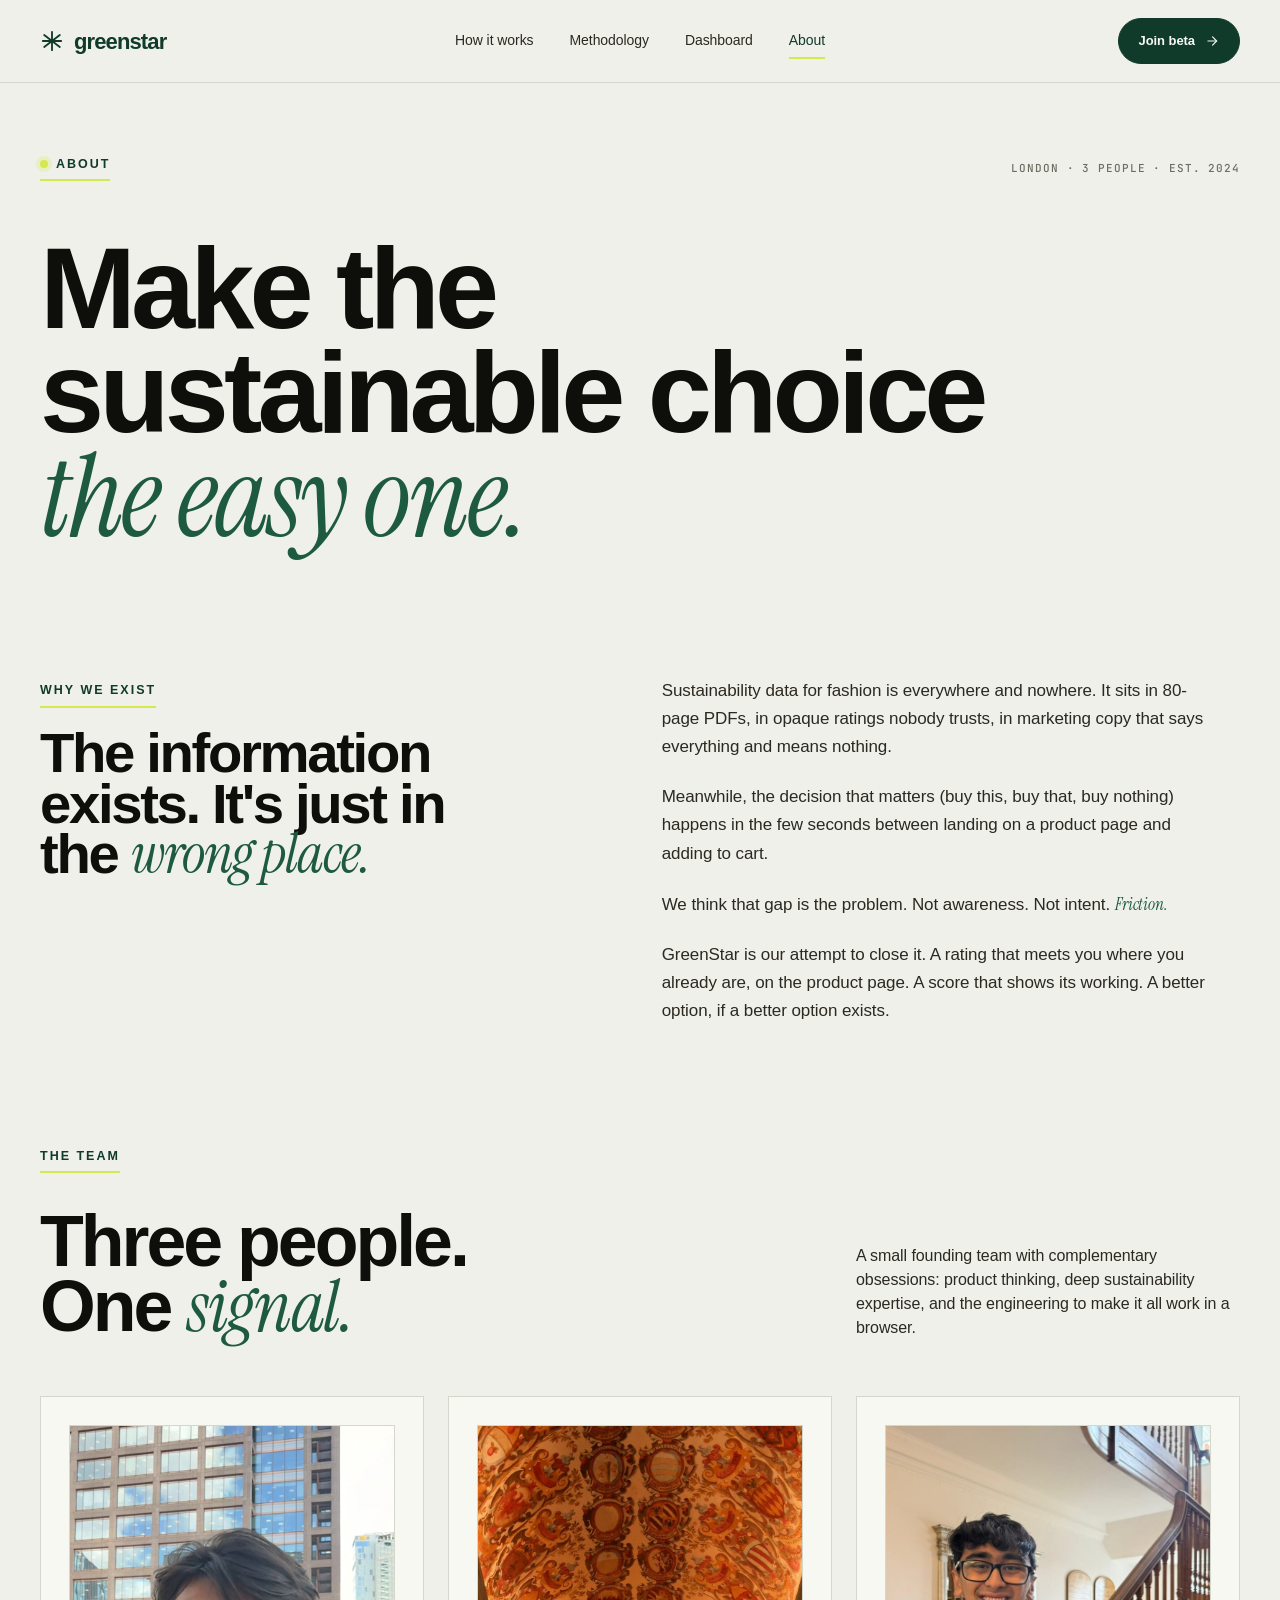
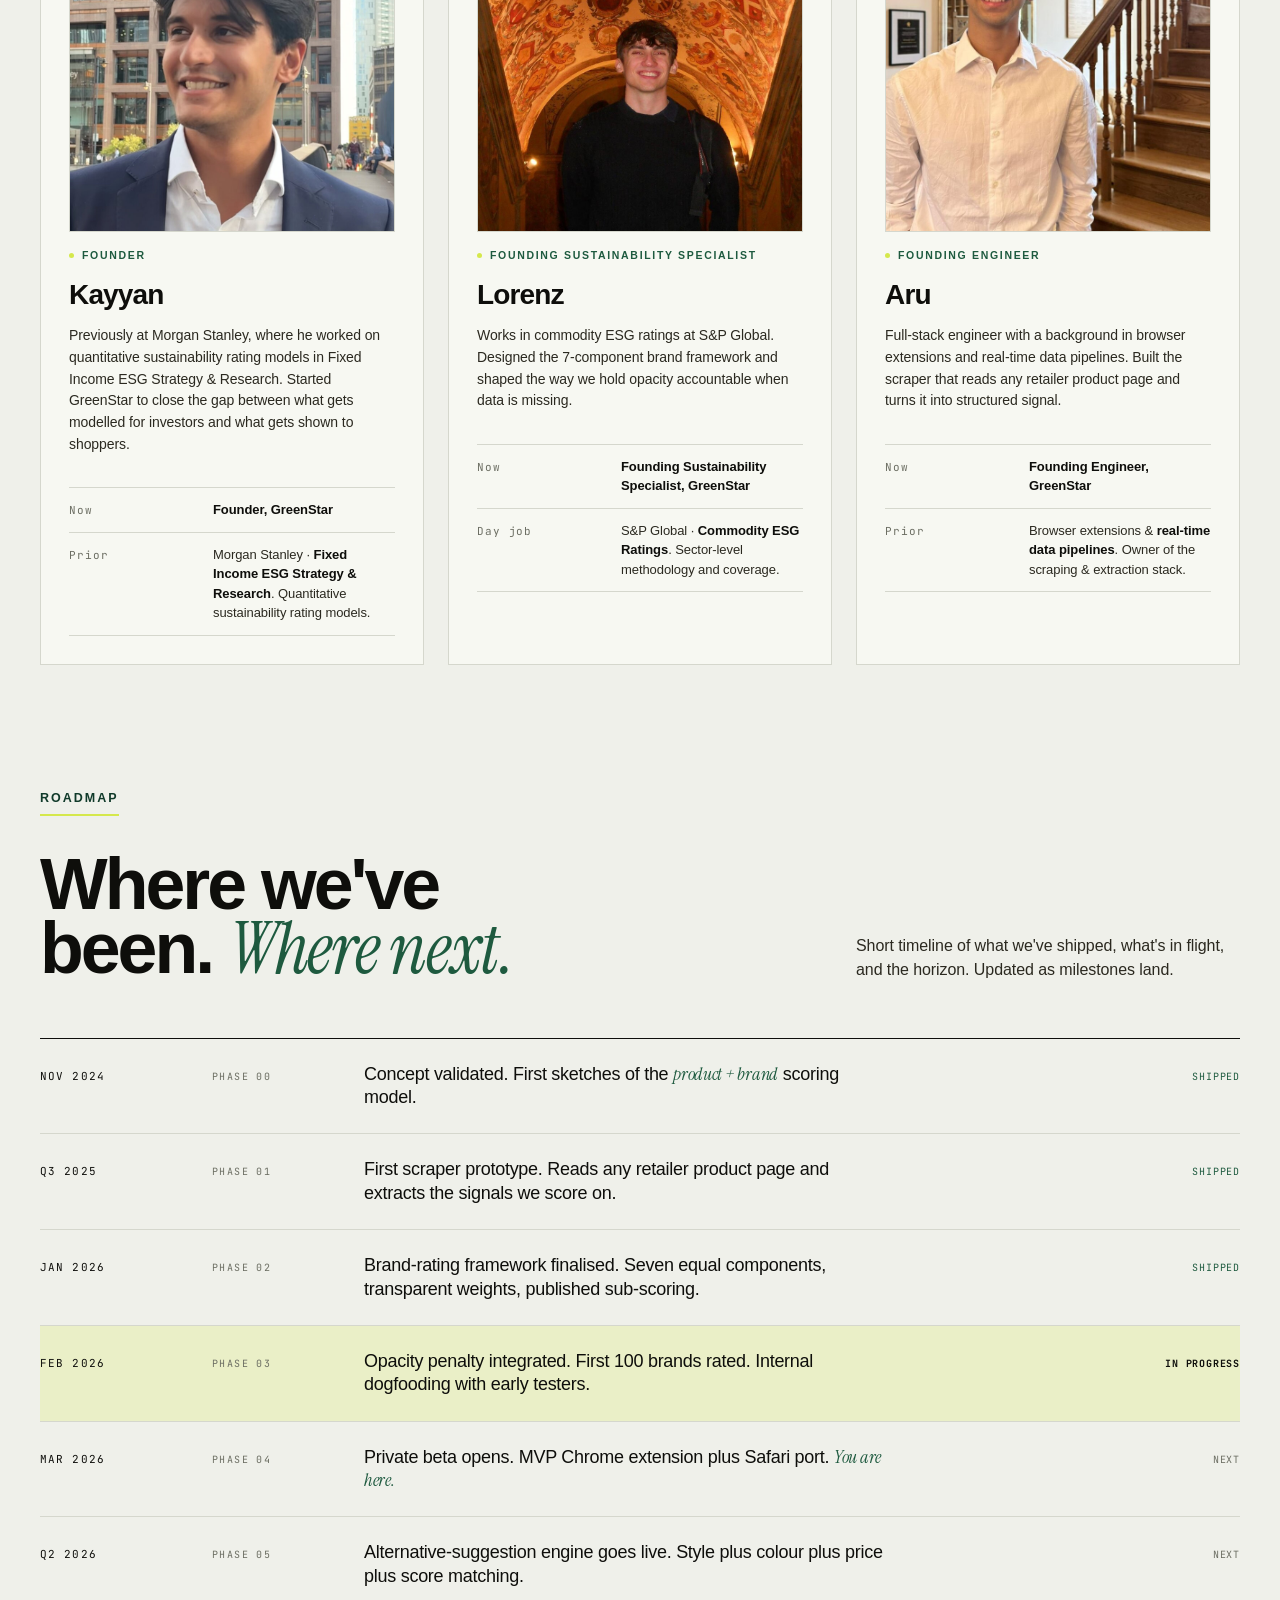
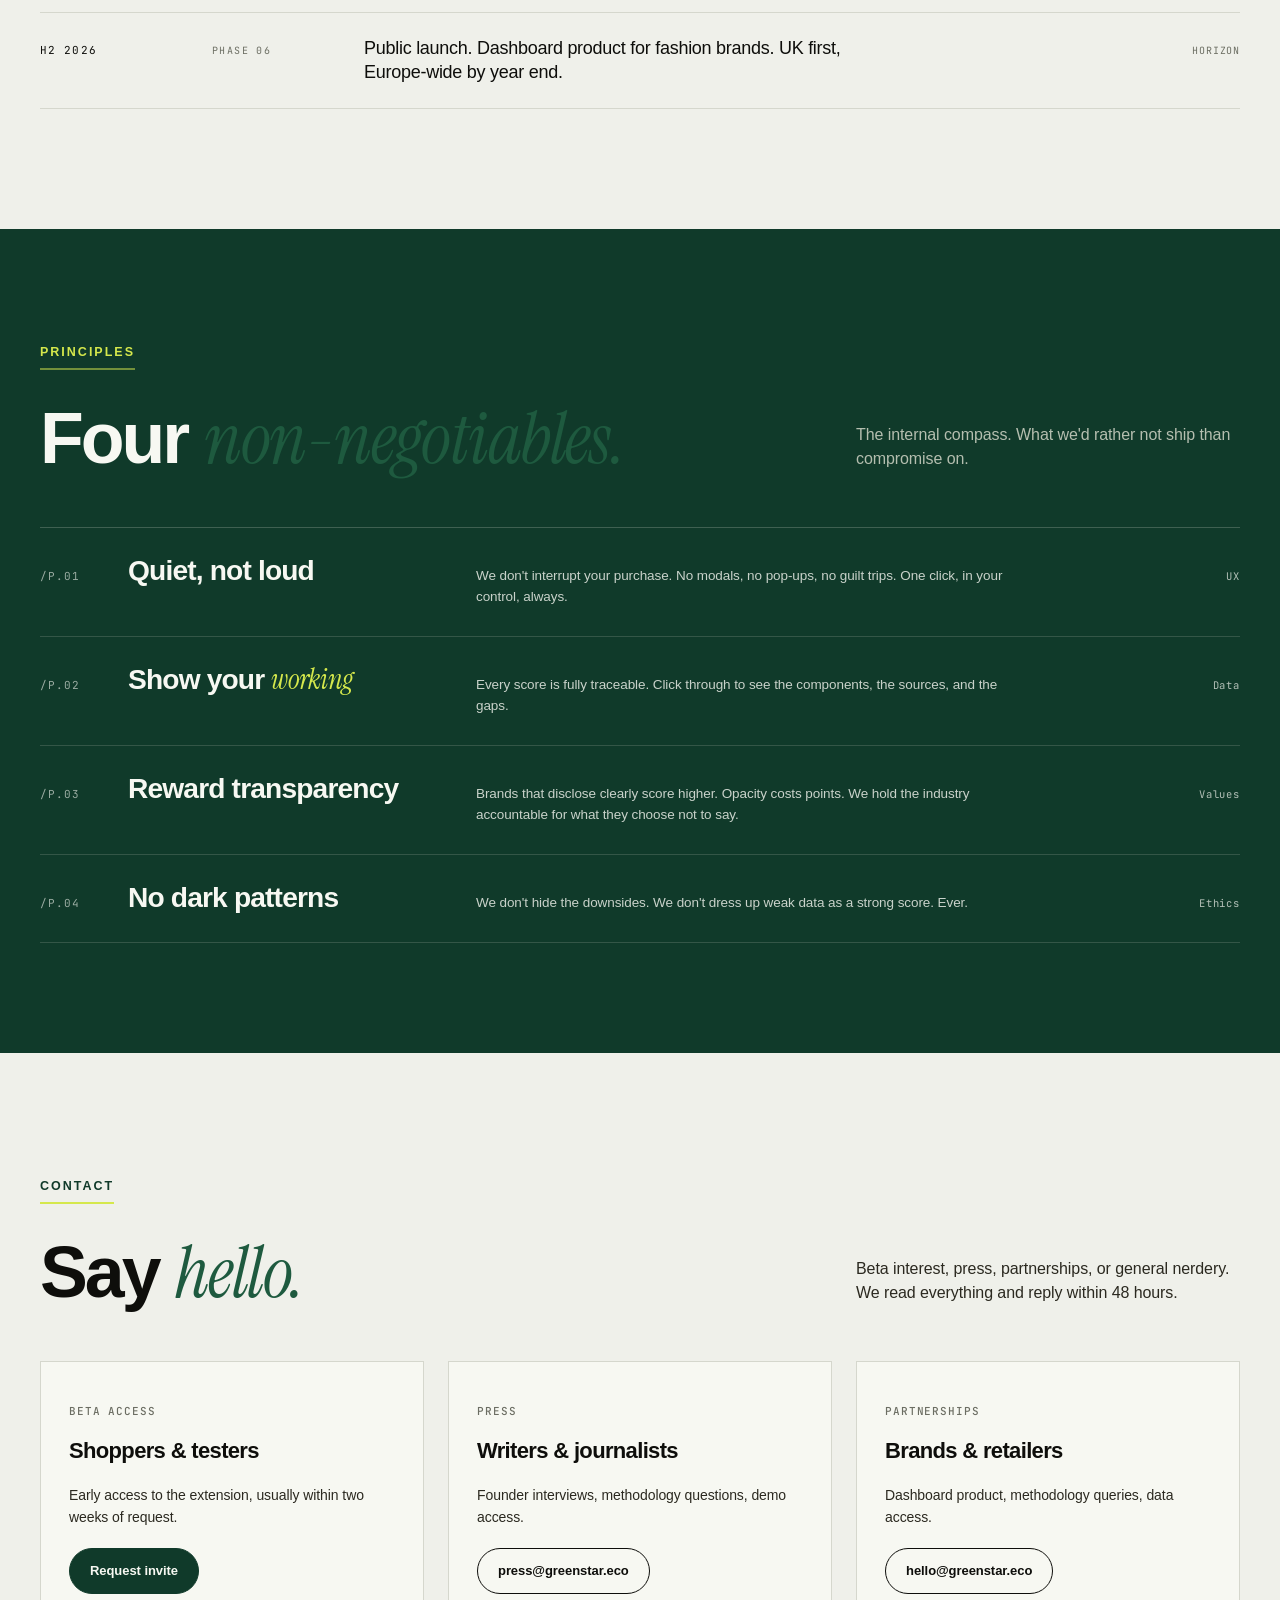
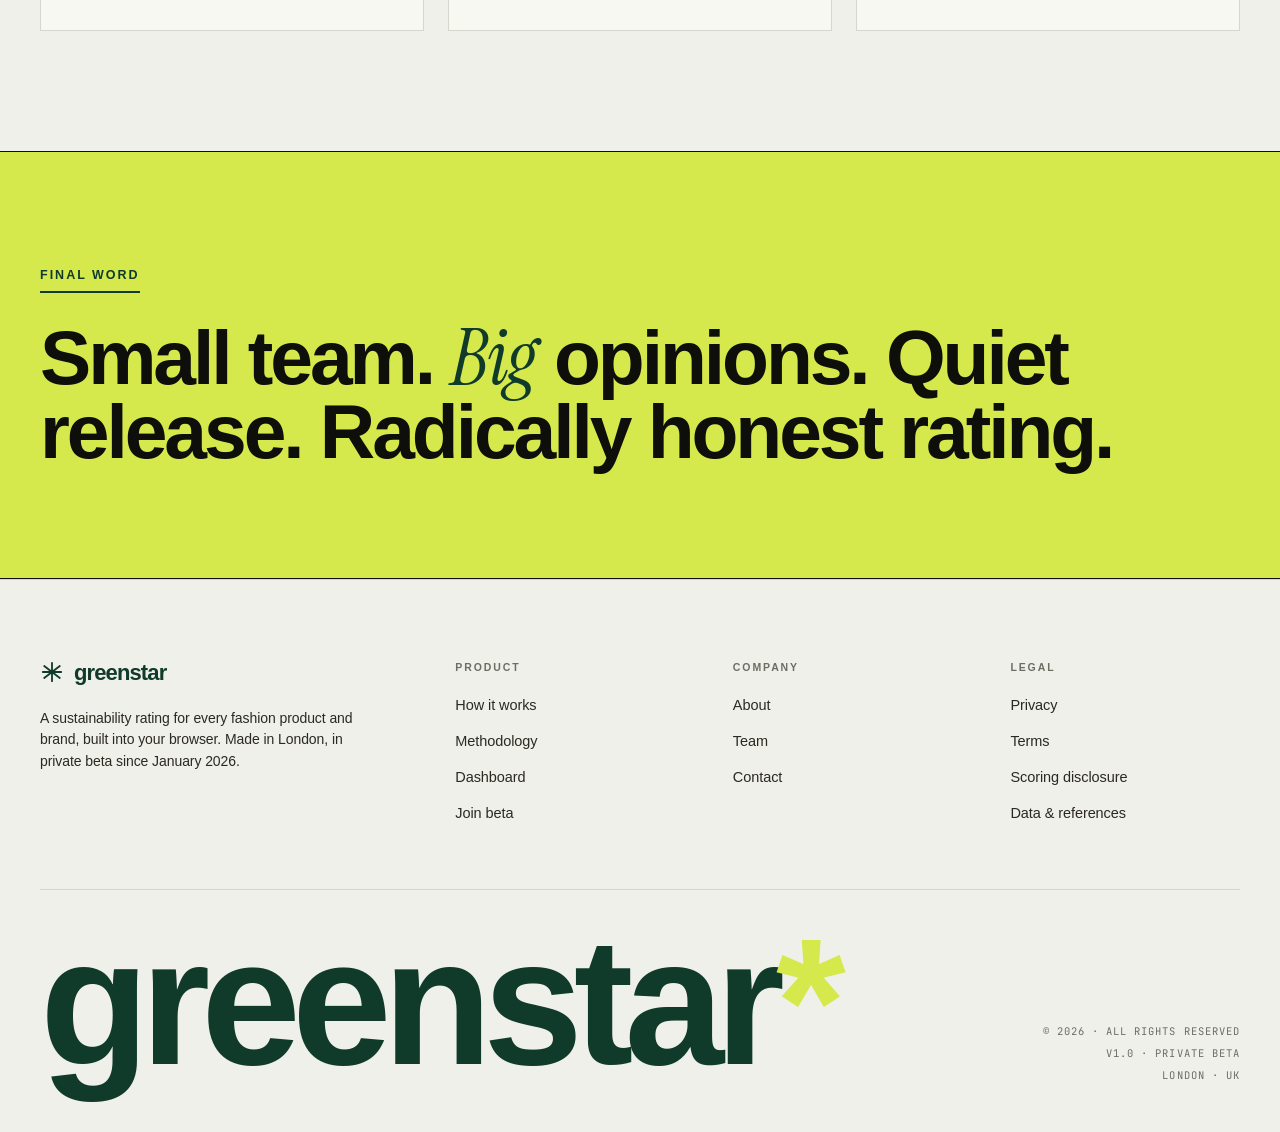
<file: about.html>
<!DOCTYPE html>
<html lang="en">
<head>
<meta charset="UTF-8" />
<meta name="viewport" content="width=device-width, initial-scale=1.0" />
<title>About — GreenStar</title>
<meta name="description" content="GreenStar is a small London team building a sustainability rating for every fashion product and brand. Here's who we are and why." />
<link rel="preconnect" href="https://fonts.googleapis.com" />
<link rel="preconnect" href="https://fonts.gstatic.com" crossorigin />
<link href="https://fonts.googleapis.com/css2?family=Archivo+Black&family=Bebas+Neue&family=Fraunces:opsz,wght@9..144,900&family=Instrument+Serif:ital@0;1&family=JetBrains+Mono:wght@400;500&family=Playfair+Display:ital,wght@0,400;0,900;1,900&display=swap" rel="stylesheet" />
<link rel="stylesheet" href="styles.css" />
</head>
<body>

<nav class="top">
  <div class="top-row">
    <a href="index.html" class="brand">
      <span class="mark"><svg viewBox="0 0 24 24" width="22" height="22" fill="none" stroke="currentColor" stroke-width="2" stroke-linecap="round"><path d="M12 2 V22 M3.5 5.5 L20.5 18.5 M2 12 H22 M3.5 18.5 L20.5 5.5"/></svg></span>
      <span class="wm">greenstar</span>
    </a>
    <div class="nav-links">
      <a href="how-it-works.html">How it works</a>
      <a href="methodology.html">Methodology</a>
      <a href="dashboard.html">Dashboard</a>
      <a href="about.html" class="active">About</a>
    </div>
    <div class="nav-cta">
      <a href="index.html#beta" class="btn btn-forest">Join beta
        <svg viewBox="0 0 24 24" fill="none" stroke="currentColor" stroke-width="2" stroke-linecap="round"><path d="M5 12h14"/><path d="m13 5 7 7-7 7"/></svg>
      </a>
      <button class="menu-trigger" aria-label="Open menu" aria-expanded="false" aria-controls="mobile-menu" type="button"><span class="bar"></span><span class="bar"></span><span class="bar"></span></button>
    </div>
  </div>
</nav>
<div class="menu-overlay" id="mobile-menu" aria-hidden="true">
  <nav aria-label="Mobile">
      <a href="how-it-works.html">How it <em>works</em></a>
      <a href="methodology.html">Methodology</a>
      <a href="dashboard.html">Dashboard</a>
      <a href="about.html" class="active">About</a>
  </nav>
  <div class="foot">
    <a class="cta" href="index.html#beta">
      <span>Join the private beta</span>
      <svg viewBox="0 0 24 24" fill="none" stroke="currentColor" stroke-width="2" stroke-linecap="round"><path d="M5 12h14"/><path d="m13 5 7 7-7 7"/></svg>
    </a>
  </div>
</div>


<section class="hero" style="padding:72px 0 56px;">
  <div class="wrap">
    <div class="hero-eyebrow">
      <span class="eyebrow"><span class="dot"></span>About</span>
      <span class="mono">London · 3 people · est. 2024</span>
    </div>
    <h1 class="h-display" style="font-size:clamp(52px, 9vw, 168px);">Make the<br/>sustainable choice<br/><em>the easy one.</em></h1>
  </div>
</section>

<!-- WHY -->
<section class="section" style="padding:72px 0 96px;">
  <div class="wrap">
    <div class="two-col">
      <div>
        <span class="eyebrow">Why we exist</span>
        <h2 class="h-display" style="margin-top:20px; font-size:clamp(36px, 4.4vw, 64px);">The information<br/>exists. It's just in<br/>the <em>wrong place.</em></h2>
      </div>
      <div class="prose">
        <p>Sustainability data for fashion is everywhere and nowhere. It sits in 80-page PDFs, in opaque ratings nobody trusts, in marketing copy that says everything and means nothing.</p>
        <p>Meanwhile, the decision that matters (buy this, buy that, buy nothing) happens in the few seconds between landing on a product page and adding to cart.</p>
        <p>We think that gap is the problem. Not awareness. Not intent. <em>Friction.</em></p>
        <p>GreenStar is our attempt to close it. A rating that meets you where you already are, on the product page. A score that shows its working. A better option, if a better option exists.</p>
      </div>
    </div>
  </div>
</section>

<!-- TEAM -->
<section class="section" style="padding-top:0;" id="team">
  <div class="wrap">
    <div class="section-head">
      <div>
        <span class="eyebrow">The team</span>
        <h2 class="h-display" style="margin-top:20px;">Three people.<br/>One <em>signal.</em></h2>
      </div>
      <p>A small founding team with complementary obsessions: product thinking, deep sustainability expertise, and the engineering to make it all work in a browser.</p>
    </div>

    <div class="team-grid">
      <div class="team-card">
        <div class="portrait"><img src="images/kayyan.jpg" alt="Kayyan Elmasry, Founder" loading="lazy" /></div>
        <span class="role">Founder</span>
        <span class="name">Kayyan</span>
        <span class="bio">Previously at Morgan Stanley, where he worked on quantitative sustainability rating models in Fixed Income ESG Strategy &amp; Research. Started GreenStar to close the gap between what gets modelled for investors and what gets shown to shoppers.</span>
        <ul class="cred-list">
          <li><span class="yr">Now</span><span class="desc"><b>Founder, GreenStar</b></span></li>
          <li><span class="yr">Prior</span><span class="desc">Morgan Stanley · <b>Fixed Income ESG Strategy &amp; Research</b>. Quantitative sustainability rating models.</span></li>
        </ul>
      </div>
      <div class="team-card">
        <div class="portrait"><img src="images/lorenz.jpg" alt="Lorenz, Founding Sustainability Specialist" loading="lazy" /></div>
        <span class="role">Founding Sustainability Specialist</span>
        <span class="name">Lorenz</span>
        <span class="bio">Works in commodity ESG ratings at S&amp;P Global. Designed the 7-component brand framework and shaped the way we hold opacity accountable when data is missing.</span>
        <ul class="cred-list">
          <li><span class="yr">Now</span><span class="desc"><b>Founding Sustainability Specialist, GreenStar</b></span></li>
          <li><span class="yr">Day job</span><span class="desc">S&amp;P Global · <b>Commodity ESG Ratings</b>. Sector-level methodology and coverage.</span></li>
        </ul>
      </div>
      <div class="team-card">
        <div class="portrait"><img src="images/aru.jpg" alt="Aru, Founding Engineer" loading="lazy" /></div>
        <span class="role">Founding Engineer</span>
        <span class="name">Aru</span>
        <span class="bio">Full-stack engineer with a background in browser extensions and real-time data pipelines. Built the scraper that reads any retailer product page and turns it into structured signal.</span>
        <ul class="cred-list">
          <li><span class="yr">Now</span><span class="desc"><b>Founding Engineer, GreenStar</b></span></li>
          <li><span class="yr">Prior</span><span class="desc">Browser extensions &amp; <b>real-time data pipelines</b>. Owner of the scraping &amp; extraction stack.</span></li>
        </ul>
      </div>
    </div>
  </div>
</section>

<!-- ROADMAP -->
<section class="section" style="padding-top:0;">
  <div class="wrap">
    <div class="section-head">
      <div>
        <span class="eyebrow">Roadmap</span>
        <h2 class="h-display" style="margin-top:20px;">Where we've<br/>been. <em>Where next.</em></h2>
      </div>
      <p>Short timeline of what we've shipped, what's in flight, and the horizon. Updated as milestones land.</p>
    </div>

    <ul class="timeline">
      <li class="tl-row">
        <span class="date">NOV 2024</span>
        <span class="phase">Phase 00</span>
        <span class="desc">Concept validated. First sketches of the <em>product + brand</em> scoring model.</span>
        <span class="status done">shipped</span>
      </li>
      <li class="tl-row">
        <span class="date">Q3 2025</span>
        <span class="phase">Phase 01</span>
        <span class="desc">First scraper prototype. Reads any retailer product page and extracts the signals we score on.</span>
        <span class="status done">shipped</span>
      </li>
      <li class="tl-row">
        <span class="date">JAN 2026</span>
        <span class="phase">Phase 02</span>
        <span class="desc">Brand-rating framework finalised. Seven equal components, transparent weights, published sub-scoring.</span>
        <span class="status done">shipped</span>
      </li>
      <li class="tl-row now">
        <span class="date">FEB 2026</span>
        <span class="phase">Phase 03</span>
        <span class="desc">Opacity penalty integrated. First 100 brands rated. Internal dogfooding with early testers.</span>
        <span class="status now">in progress</span>
      </li>
      <li class="tl-row">
        <span class="date">MAR 2026</span>
        <span class="phase">Phase 04</span>
        <span class="desc">Private beta opens. MVP Chrome extension plus Safari port. <em>You are here.</em></span>
        <span class="status">next</span>
      </li>
      <li class="tl-row">
        <span class="date">Q2 2026</span>
        <span class="phase">Phase 05</span>
        <span class="desc">Alternative-suggestion engine goes live. Style plus colour plus price plus score matching.</span>
        <span class="status">next</span>
      </li>
      <li class="tl-row">
        <span class="date">H2 2026</span>
        <span class="phase">Phase 06</span>
        <span class="desc">Public launch. Dashboard product for fashion brands. UK first, Europe-wide by year end.</span>
        <span class="status">horizon</span>
      </li>
    </ul>
  </div>
</section>

<!-- PRINCIPLES -->
<section class="block-forest">
  <div class="wrap">
    <div class="section-head">
      <div>
        <span class="eyebrow light">Principles</span>
        <h2 class="h-display" style="color:var(--cream); margin-top:20px;">Four <em>non-negotiables.</em></h2>
      </div>
      <p style="color:rgba(251,247,232,0.7);">The internal compass. What we'd rather not ship than compromise on.</p>
    </div>

    <ul class="metrics-list" style="color:var(--cream); border-color:rgba(251,247,232,0.2);">
      <li class="metric" style="border-color:rgba(251,247,232,0.15);">
        <span class="i">/P.01</span>
        <span class="n">Quiet, not loud</span>
        <span class="d">We don't interrupt your purchase. No modals, no pop-ups, no guilt trips. One click, in your control, always.</span>
        <span class="w">UX</span>
      </li>
      <li class="metric" style="border-color:rgba(251,247,232,0.15);">
        <span class="i">/P.02</span>
        <span class="n">Show your <em>working</em></span>
        <span class="d">Every score is fully traceable. Click through to see the components, the sources, and the gaps.</span>
        <span class="w">Data</span>
      </li>
      <li class="metric" style="border-color:rgba(251,247,232,0.15);">
        <span class="i">/P.03</span>
        <span class="n">Reward transparency</span>
        <span class="d">Brands that disclose clearly score higher. Opacity costs points. We hold the industry accountable for what they choose not to say.</span>
        <span class="w">Values</span>
      </li>
      <li class="metric" style="border-color:rgba(251,247,232,0.15);">
        <span class="i">/P.04</span>
        <span class="n">No dark patterns</span>
        <span class="d">We don't hide the downsides. We don't dress up weak data as a strong score. Ever.</span>
        <span class="w">Ethics</span>
      </li>
    </ul>
  </div>
</section>

<!-- CONTACT -->
<section class="section" id="contact">
  <div class="wrap">
    <div class="section-head">
      <div>
        <span class="eyebrow">Contact</span>
        <h2 class="h-display" style="margin-top:20px;">Say <em>hello.</em></h2>
      </div>
      <p>Beta interest, press, partnerships, or general nerdery. We read everything and reply within 48 hours.</p>
    </div>

    <div style="display:grid; grid-template-columns: repeat(3, 1fr); gap:24px;">
      <div style="background:var(--cream); border:1px solid var(--line); padding:36px 28px; transition: border-color .3s var(--ease);" onmouseover="this.style.borderColor='var(--forest)'" onmouseout="this.style.borderColor='var(--line)'">
        <span class="mono">Beta access</span>
        <h3 style="font-family:'Helvetica Neue', sans-serif; font-weight:700; font-size:22px; letter-spacing:-0.03em; margin:12px 0 18px;">Shoppers &amp; testers</h3>
        <p style="font-size:14px; color:var(--ink-2); line-height:1.55; margin-bottom:20px;">Early access to the extension, usually within two weeks of request.</p>
        <a href="index.html#beta" class="btn btn-forest">Request invite</a>
      </div>
      <div style="background:var(--cream); border:1px solid var(--line); padding:36px 28px; transition: border-color .3s var(--ease);" onmouseover="this.style.borderColor='var(--forest)'" onmouseout="this.style.borderColor='var(--line)'">
        <span class="mono">Press</span>
        <h3 style="font-family:'Helvetica Neue', sans-serif; font-weight:700; font-size:22px; letter-spacing:-0.03em; margin:12px 0 18px;">Writers &amp; journalists</h3>
        <p style="font-size:14px; color:var(--ink-2); line-height:1.55; margin-bottom:20px;">Founder interviews, methodology questions, demo access.</p>
        <a href="mailto:press@greenstar.eco" class="btn btn-ghost">press@greenstar.eco</a>
      </div>
      <div style="background:var(--cream); border:1px solid var(--line); padding:36px 28px; transition: border-color .3s var(--ease);" onmouseover="this.style.borderColor='var(--forest)'" onmouseout="this.style.borderColor='var(--line)'">
        <span class="mono">Partnerships</span>
        <h3 style="font-family:'Helvetica Neue', sans-serif; font-weight:700; font-size:22px; letter-spacing:-0.03em; margin:12px 0 18px;">Brands &amp; retailers</h3>
        <p style="font-size:14px; color:var(--ink-2); line-height:1.55; margin-bottom:20px;">Dashboard product, methodology queries, data access.</p>
        <a href="mailto:hello@greenstar.eco" class="btn btn-ghost">hello@greenstar.eco</a>
      </div>
    </div>
  </div>
</section>

<!-- FINAL STATEMENT -->
<section class="block-lime">
  <div class="wrap">
    <span class="eyebrow on-lime">Final word</span>
    <h2 class="big-statement" style="margin-top:28px;">Small team. <em>Big</em> opinions. Quiet release. Radically honest rating.</h2>
  </div>
</section>

<footer>
  <div class="wrap">
    <div class="foot-top">
      <div class="foot-brand">
        <a href="index.html" class="brand">
          <span class="mark"><svg viewBox="0 0 24 24" width="22" height="22" fill="none" stroke="currentColor" stroke-width="2" stroke-linecap="round"><path d="M12 2 V22 M3.5 5.5 L20.5 18.5 M2 12 H22 M3.5 18.5 L20.5 5.5"/></svg></span>
          <span class="wm">greenstar</span>
        </a>
        <p>A sustainability rating for every fashion product and brand, built into your browser. Made in London, in private beta since January 2026.</p>
      </div>
      <div class="foot-col">
        <h5>Product</h5>
        <ul>
          <li><a href="how-it-works.html">How it works</a></li>
          <li><a href="methodology.html">Methodology</a></li>
          <li><a href="dashboard.html">Dashboard</a></li>
          <li><a href="index.html#beta">Join beta</a></li>
        </ul>
      </div>
      <div class="foot-col">
        <h5>Company</h5>
        <ul>
          <li><a href="about.html">About</a></li>
          <li><a href="about.html#team">Team</a></li>
          <li><a href="about.html#contact">Contact</a></li>
        </ul>
      </div>
      <div class="foot-col">
        <h5>Legal</h5>
        <ul>
          <li><a href="privacy.html">Privacy</a></li>
          <li><a href="terms.html">Terms</a></li>
          <li><a href="methodology.html">Scoring disclosure</a></li>
          <li><a href="references.html">Data &amp; references</a></li>
        </ul>
      </div>
    </div>
    <div class="foot-base">
      <div class="big-wm">greenstar<span>*</span></div>
      <div class="foot-mini">
        <span>© 2026 · All rights reserved</span>
        <span>V1.0 · Private Beta</span>
        <span>London · UK</span>
      </div>
    </div>
  </div>
</footer>

<script>
  (function(){
    var body = document.body, btn = document.querySelector('.menu-trigger'), overlay = document.querySelector('.menu-overlay');
    if(!btn || !overlay) return;
    function setOpen(open){
      body.classList.toggle('menu-open', open);
      btn.setAttribute('aria-expanded', open ? 'true' : 'false');
      overlay.setAttribute('aria-hidden', open ? 'false' : 'true');
    }
    btn.addEventListener('click', function(){ setOpen(!body.classList.contains('menu-open')); });
    overlay.addEventListener('click', function(e){ if(e.target.tagName === 'A') setOpen(false); });
    document.addEventListener('keydown', function(e){ if(e.key === 'Escape') setOpen(false); });
    // close if viewport widens past mobile breakpoint
    var mq = window.matchMedia('(min-width: 821px)');
    mq.addEventListener('change', function(e){ if(e.matches) setOpen(false); });
  })();
</script>

</body>
</html>
</file>
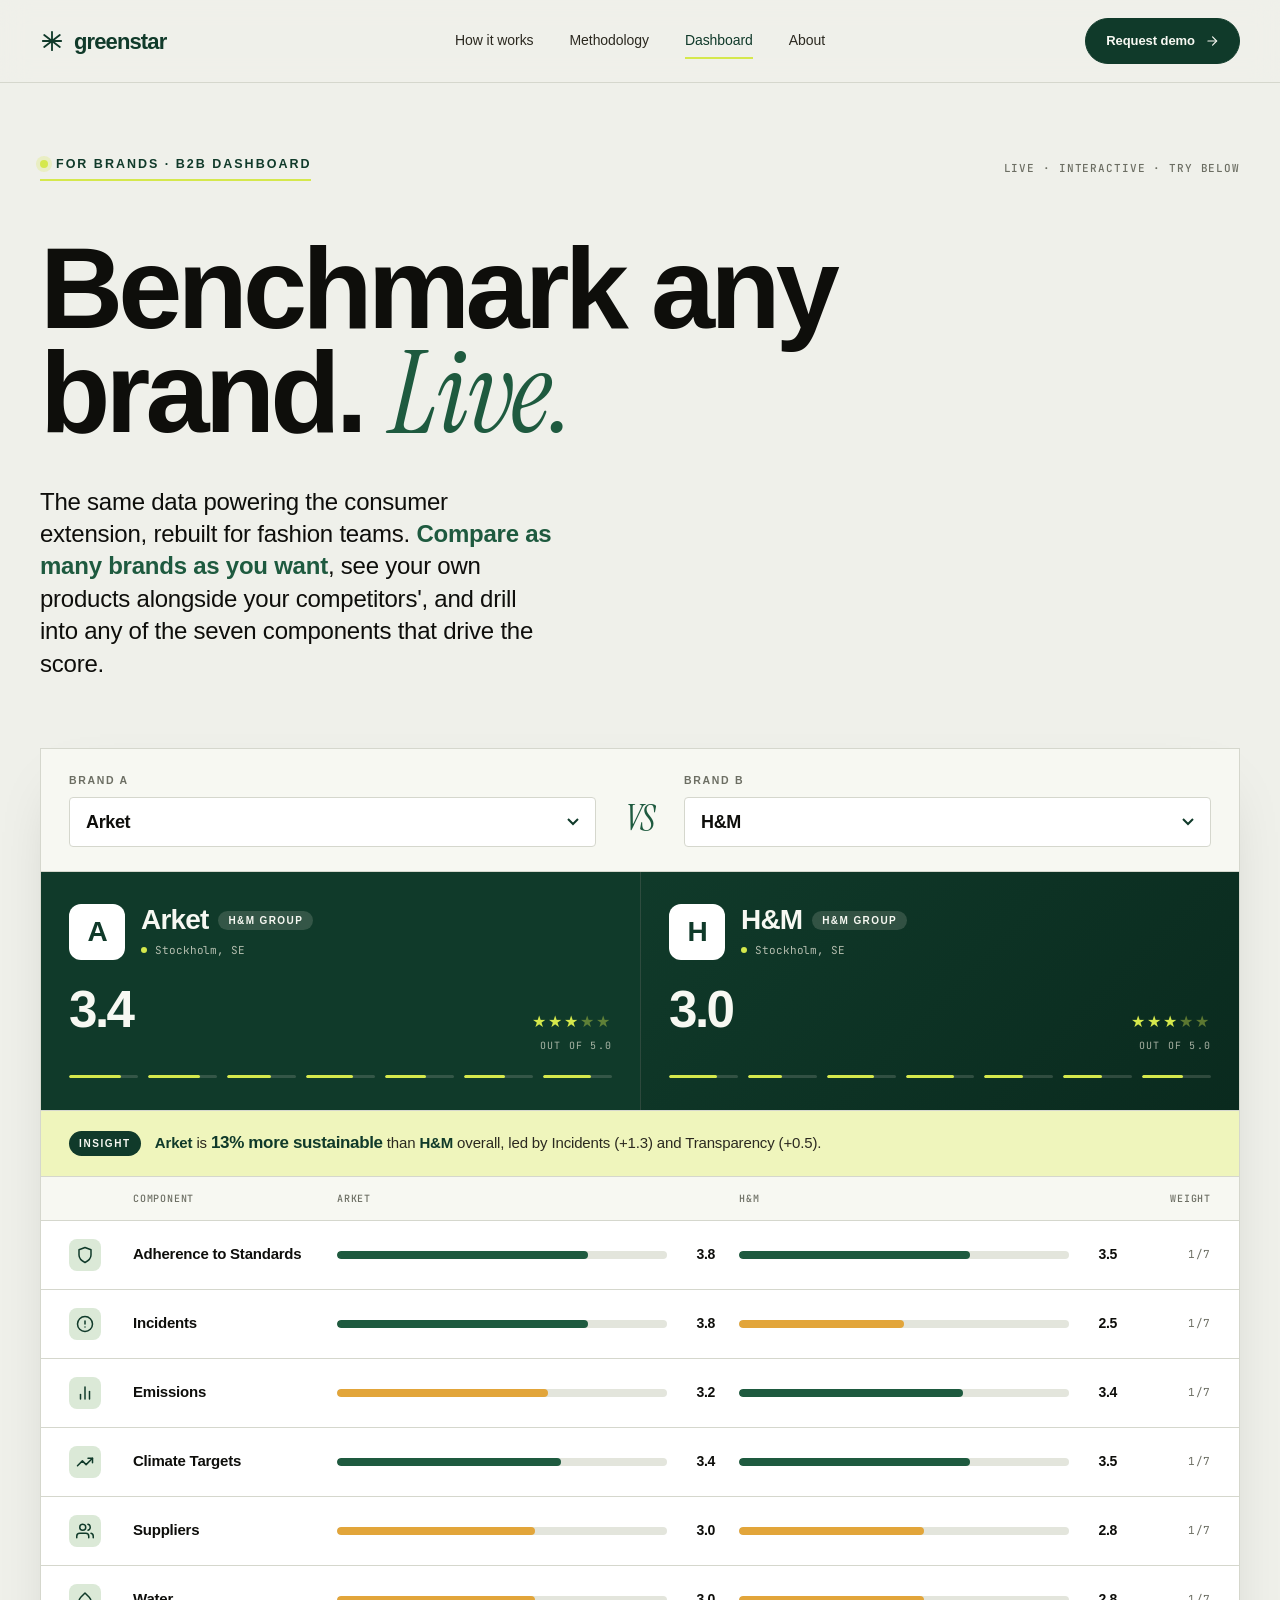
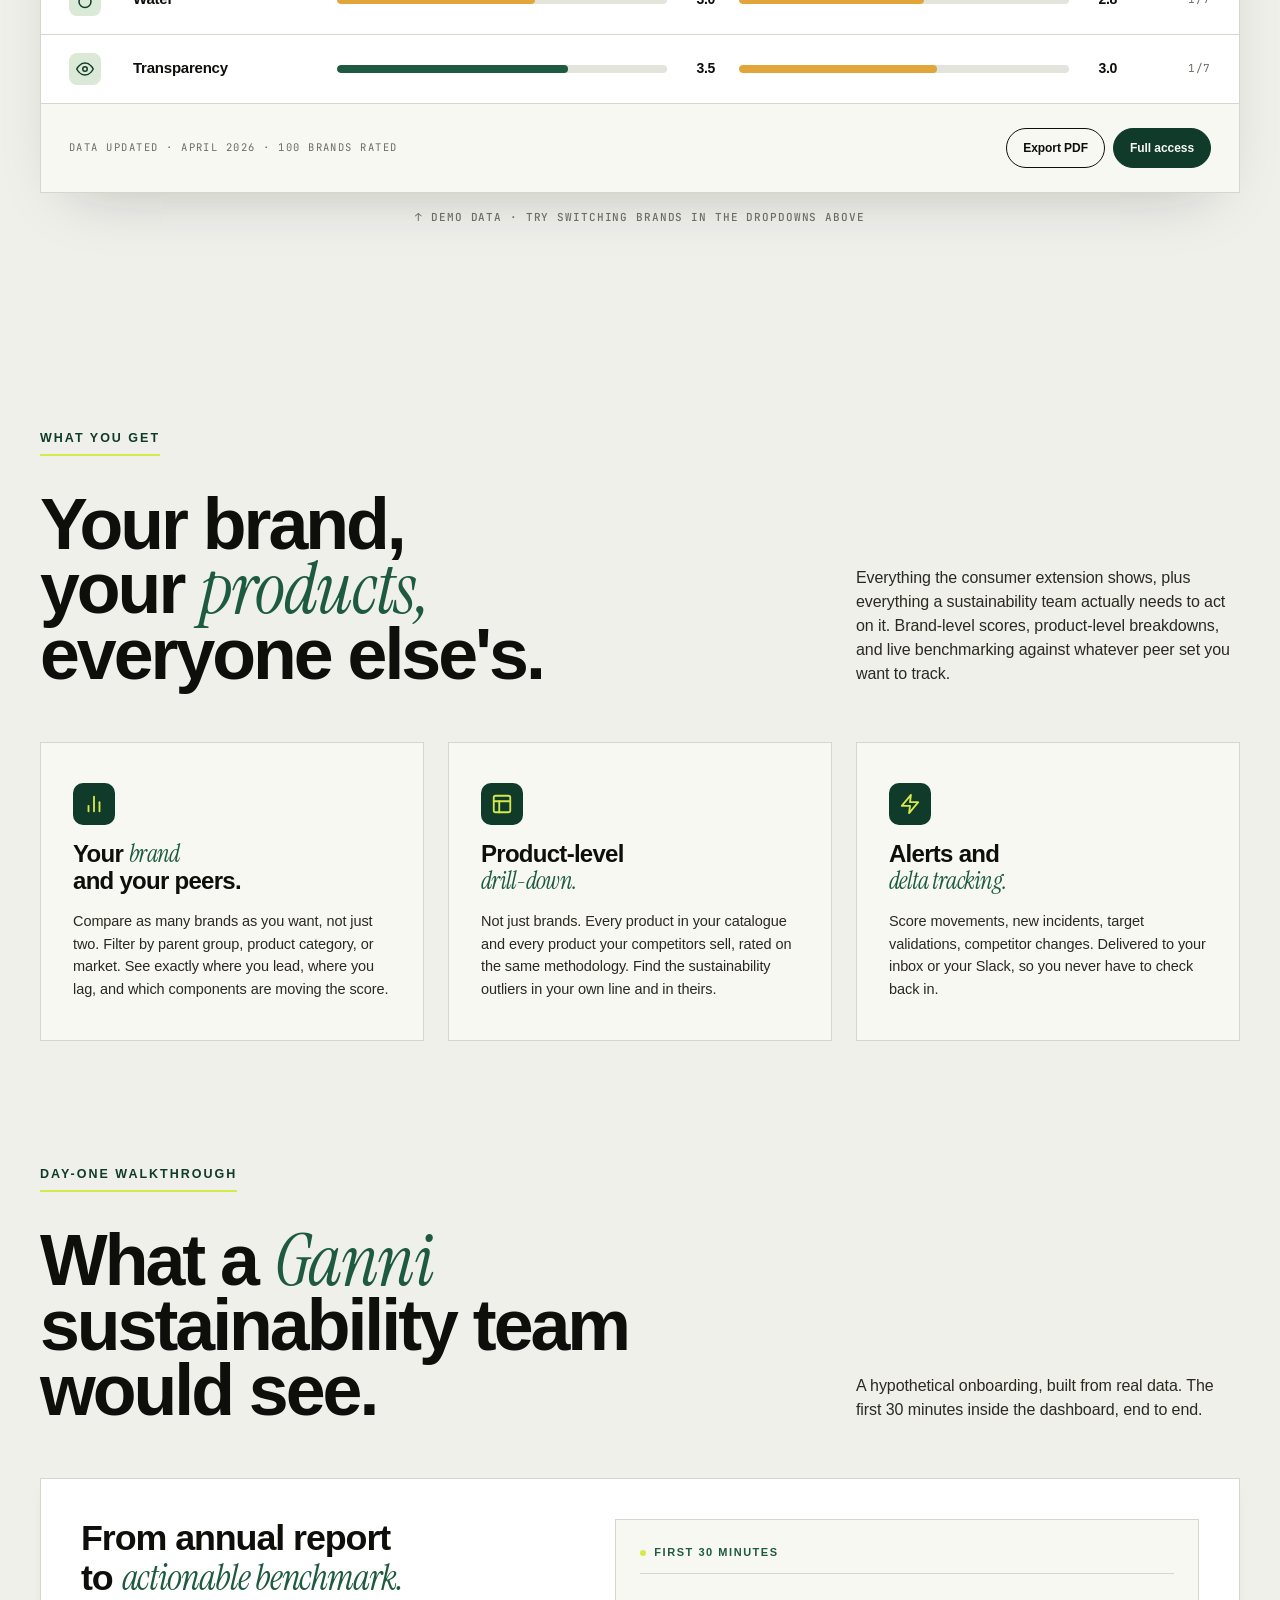
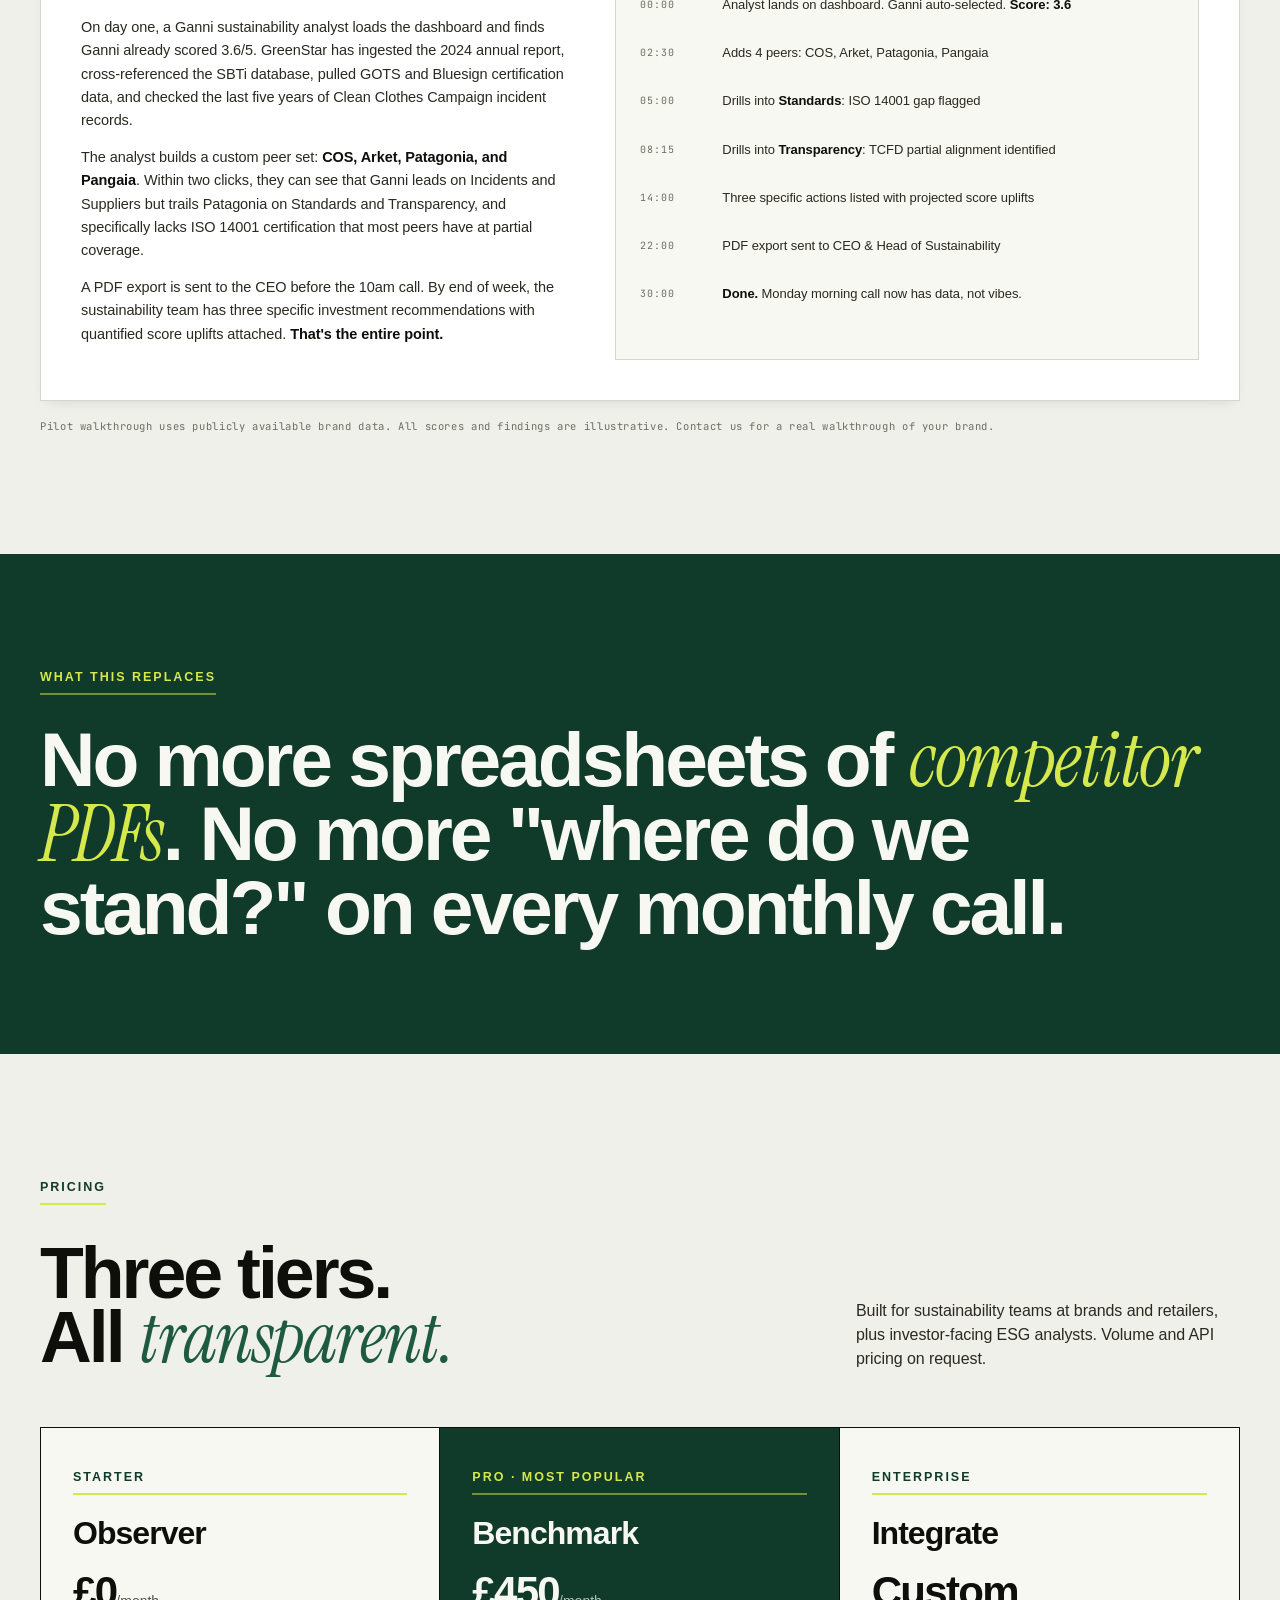
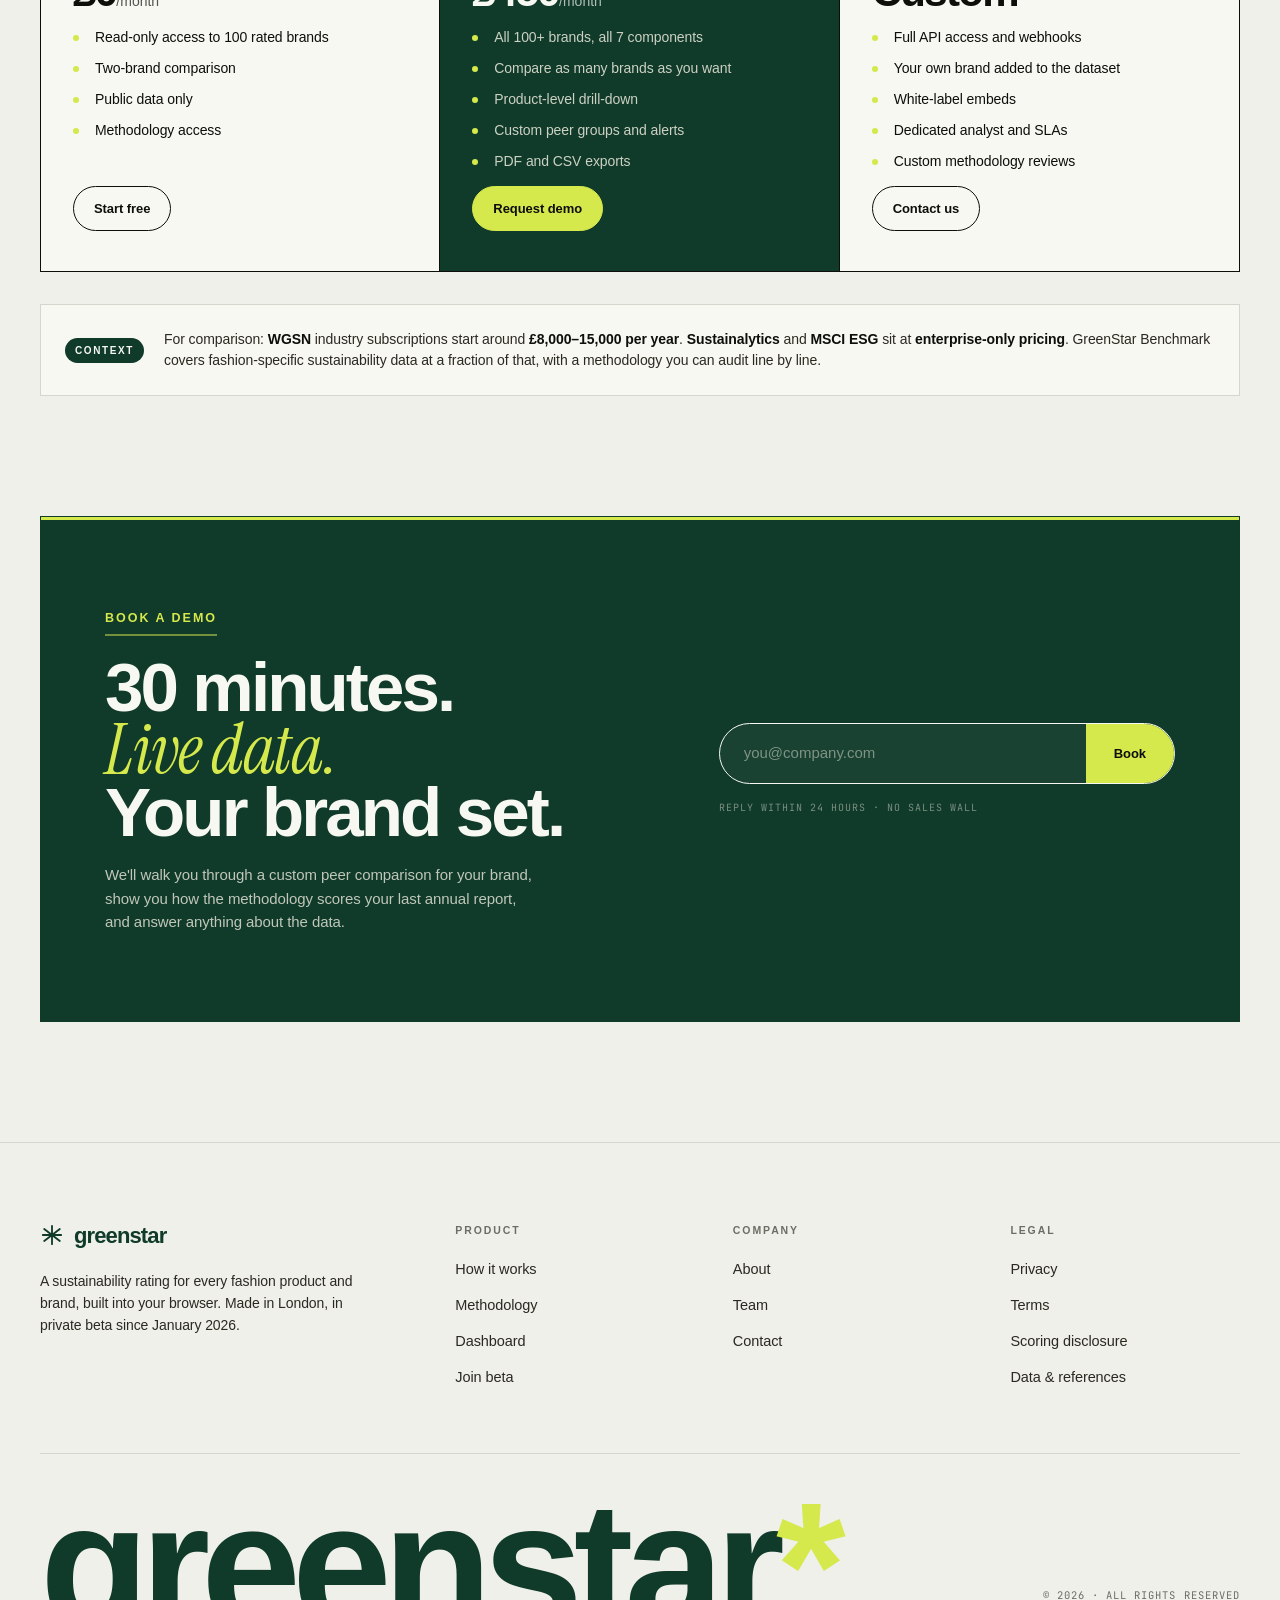
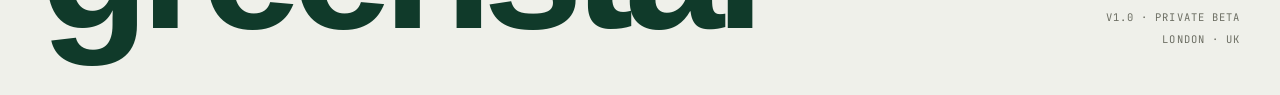
<file: dashboard.html>
<!DOCTYPE html>
<html lang="en">
<head>
<meta charset="UTF-8" />
<meta name="viewport" content="width=device-width, initial-scale=1.0" />
<title>Dashboard — GreenStar for Brands</title>
<meta name="description" content="The B2B sustainability benchmarking dashboard for fashion. Compare as many brands as you want across seven components, drill into any product, see your own data alongside your competitors'." />
<link rel="preconnect" href="https://fonts.googleapis.com" />
<link rel="preconnect" href="https://fonts.gstatic.com" crossorigin />
<link href="https://fonts.googleapis.com/css2?family=Archivo+Black&family=Bebas+Neue&family=Fraunces:opsz,wght@9..144,900&family=Instrument+Serif:ital@0;1&family=JetBrains+Mono:wght@400;500&family=Playfair+Display:ital,wght@0,400;0,900;1,900&display=swap" rel="stylesheet" />
<link rel="stylesheet" href="styles.css" />
</head>
<body>

<nav class="top">
  <div class="top-row">
    <a href="index.html" class="brand">
      <span class="mark"><svg viewBox="0 0 24 24" width="22" height="22" fill="none" stroke="currentColor" stroke-width="2" stroke-linecap="round"><path d="M12 2 V22 M3.5 5.5 L20.5 18.5 M2 12 H22 M3.5 18.5 L20.5 5.5"/></svg></span>
      <span class="wm">greenstar</span>
    </a>
    <div class="nav-links">
      <a href="how-it-works.html">How it works</a>
      <a href="methodology.html">Methodology</a>
      <a href="dashboard.html" class="active">Dashboard</a>
      <a href="about.html">About</a>
    </div>
    <div class="nav-cta">
      <a href="#demo" class="btn btn-forest">Request demo
        <svg viewBox="0 0 24 24" fill="none" stroke="currentColor" stroke-width="2" stroke-linecap="round"><path d="M5 12h14"/><path d="m13 5 7 7-7 7"/></svg>
      </a>
      <button class="menu-trigger" aria-label="Open menu" aria-expanded="false" aria-controls="mobile-menu" type="button"><span class="bar"></span><span class="bar"></span><span class="bar"></span></button>
    </div>
  </div>
</nav>
<div class="menu-overlay" id="mobile-menu" aria-hidden="true">
  <nav aria-label="Mobile">
      <a href="how-it-works.html">How it <em>works</em></a>
      <a href="methodology.html">Methodology</a>
      <a href="dashboard.html" class="active">Dashboard</a>
      <a href="about.html">About</a>
  </nav>
  <div class="foot">
    <a class="cta" href="index.html#beta">
      <span>Join the private beta</span>
      <svg viewBox="0 0 24 24" fill="none" stroke="currentColor" stroke-width="2" stroke-linecap="round"><path d="M5 12h14"/><path d="m13 5 7 7-7 7"/></svg>
    </a>
  </div>
</div>


<section class="hero" style="padding:72px 0 48px;">
  <div class="wrap">
    <div class="hero-eyebrow">
      <span class="eyebrow"><span class="dot"></span>For brands · B2B dashboard</span>
      <span class="mono">Live · Interactive · Try below</span>
    </div>
    <h1 class="h-display" style="font-size:clamp(52px, 9vw, 168px);">Benchmark any<br/>brand. <em>Live.</em></h1>
    <div class="hero-below" style="margin-top:40px;">
      <p class="pull">The same data powering the consumer extension, rebuilt for fashion teams. <b>Compare as many brands as you want</b>, see your own products alongside your competitors', and drill into any of the seven components that drive the score.</p>
    </div>
  </div>
</section>

<!-- INTERACTIVE DASHBOARD -->
<section class="section-sm" style="padding-top:20px;">
  <div class="wrap">

    <div class="dash-shell">

      <div class="dash-control">
        <div class="brand-picker">
          <label>Brand A</label>
          <select id="brand-a">
            <option value="arket" selected>Arket</option>
            <option value="hm">H&M</option>
            <option value="cos">COS</option>
            <option value="zara">Zara</option>
            <option value="uniqlo">Uniqlo</option>
            <option value="nike">Nike</option>
            <option value="adidas">Adidas</option>
            <option value="ganni">Ganni</option>
            <option value="patagonia">Patagonia</option>
            <option value="pangaia">Pangaia</option>
            <option value="shein">Shein</option>
          </select>
        </div>
        <div class="dash-vs">VS</div>
        <div class="brand-picker">
          <label>Brand B</label>
          <select id="brand-b">
            <option value="arket">Arket</option>
            <option value="hm" selected>H&M</option>
            <option value="cos">COS</option>
            <option value="zara">Zara</option>
            <option value="uniqlo">Uniqlo</option>
            <option value="nike">Nike</option>
            <option value="adidas">Adidas</option>
            <option value="ganni">Ganni</option>
            <option value="patagonia">Patagonia</option>
            <option value="pangaia">Pangaia</option>
            <option value="shein">Shein</option>
          </select>
        </div>
      </div>

      <div class="dash-brands">
        <div class="dash-brand brand-a">
          <div class="db-top">
            <div class="db-logo">A</div>
            <div class="db-info">
              <div class="name"><span class="name-text">Arket</span><span class="parent">H&amp;M GROUP</span></div>
              <div class="loc">Stockholm, SE</div>
            </div>
          </div>
          <div class="db-score-row">
            <div class="db-score">3.4</div>
            <div class="db-score-meta">
              <div class="stars">★★★<span style="opacity:0.4;">★★</span></div>
              <div class="out">Out of 5.0</div>
            </div>
          </div>
          <div class="db-strip">
            <div class="db-seg"><div class="bar"><i style="width:76%;"></i></div></div>
            <div class="db-seg"><div class="bar"><i style="width:76%;"></i></div></div>
            <div class="db-seg"><div class="bar"><i style="width:64%;"></i></div></div>
            <div class="db-seg"><div class="bar"><i style="width:68%;"></i></div></div>
            <div class="db-seg"><div class="bar"><i style="width:60%;"></i></div></div>
            <div class="db-seg"><div class="bar"><i style="width:60%;"></i></div></div>
            <div class="db-seg"><div class="bar"><i style="width:70%;"></i></div></div>
          </div>
        </div>
        <div class="dash-brand brand-b">
          <div class="db-top">
            <div class="db-logo">H</div>
            <div class="db-info">
              <div class="name"><span class="name-text">H&amp;M</span><span class="parent">H&amp;M GROUP</span></div>
              <div class="loc">Stockholm, SE</div>
            </div>
          </div>
          <div class="db-score-row">
            <div class="db-score">3.0</div>
            <div class="db-score-meta">
              <div class="stars">★★★<span style="opacity:0.4;">★★</span></div>
              <div class="out">Out of 5.0</div>
            </div>
          </div>
          <div class="db-strip">
            <div class="db-seg"><div class="bar"><i style="width:70%;"></i></div></div>
            <div class="db-seg"><div class="bar"><i style="width:50%;"></i></div></div>
            <div class="db-seg"><div class="bar"><i style="width:68%;"></i></div></div>
            <div class="db-seg"><div class="bar"><i style="width:70%;"></i></div></div>
            <div class="db-seg"><div class="bar"><i style="width:56%;"></i></div></div>
            <div class="db-seg"><div class="bar"><i style="width:56%;"></i></div></div>
            <div class="db-seg"><div class="bar"><i style="width:60%;"></i></div></div>
          </div>
        </div>
      </div>

      <div class="dash-insight">
        <span class="tag">Insight</span>
        <span class="text"><b>Arket</b> is <span class="pct">13% more sustainable</span> than <b>H&amp;M</b> overall, led by Incidents (+1.3) and Transparency (+0.5).</span>
      </div>

      <div class="dash-components">
        <div class="dc-row" style="background:var(--cream); padding:14px 28px; border-bottom:1px solid var(--line);">
          <span></span>
          <span class="mono" style="font-size:10px;">Component</span>
          <span class="mono brand-a-label" style="font-size:10px;">Arket</span>
          <span class="mono brand-b-label" style="font-size:10px;">H&amp;M</span>
          <span class="mono" style="font-size:10px; text-align:right;">Weight</span>
        </div>

        <div class="dc-row" data-key="standards">
          <span class="ico">
            <svg width="18" height="18" viewBox="0 0 24 24" fill="none" stroke="currentColor" stroke-width="2" stroke-linecap="round" stroke-linejoin="round"><path d="M12 22s8-4 8-10V5l-8-3-8 3v7c0 6 8 10 8 10"/></svg>
          </span>
          <span class="name">Adherence to Standards</span>
          <span class="dc-bar bar-a"><span class="track"><i style="width:76%;"></i></span><span class="val">3.8</span></span>
          <span class="dc-bar bar-b"><span class="track"><i style="width:70%;"></i></span><span class="val">3.5</span></span>
          <span class="w">1/7</span>
        </div>

        <div class="dc-row" data-key="incidents">
          <span class="ico">
            <svg width="18" height="18" viewBox="0 0 24 24" fill="none" stroke="currentColor" stroke-width="2" stroke-linecap="round" stroke-linejoin="round"><circle cx="12" cy="12" r="10"/><line x1="12" y1="8" x2="12" y2="12"/><line x1="12" y1="16" x2="12.01" y2="16"/></svg>
          </span>
          <span class="name">Incidents</span>
          <span class="dc-bar bar-a"><span class="track"><i style="width:76%;"></i></span><span class="val">3.8</span></span>
          <span class="dc-bar bar-b"><span class="track"><i class="low" style="width:50%;"></i></span><span class="val">2.5</span></span>
          <span class="w">1/7</span>
        </div>

        <div class="dc-row" data-key="emissions">
          <span class="ico">
            <svg width="18" height="18" viewBox="0 0 24 24" fill="none" stroke="currentColor" stroke-width="2" stroke-linecap="round" stroke-linejoin="round"><line x1="18" y1="20" x2="18" y2="10"/><line x1="12" y1="20" x2="12" y2="4"/><line x1="6" y1="20" x2="6" y2="14"/></svg>
          </span>
          <span class="name">Emissions</span>
          <span class="dc-bar bar-a"><span class="track"><i style="width:64%;"></i></span><span class="val">3.2</span></span>
          <span class="dc-bar bar-b"><span class="track"><i style="width:68%;"></i></span><span class="val">3.4</span></span>
          <span class="w">1/7</span>
        </div>

        <div class="dc-row" data-key="targets">
          <span class="ico">
            <svg width="18" height="18" viewBox="0 0 24 24" fill="none" stroke="currentColor" stroke-width="2" stroke-linecap="round" stroke-linejoin="round"><polyline points="22 7 13.5 15.5 8.5 10.5 2 17"/><polyline points="16 7 22 7 22 13"/></svg>
          </span>
          <span class="name">Climate Targets</span>
          <span class="dc-bar bar-a"><span class="track"><i style="width:68%;"></i></span><span class="val">3.4</span></span>
          <span class="dc-bar bar-b"><span class="track"><i style="width:70%;"></i></span><span class="val">3.5</span></span>
          <span class="w">1/7</span>
        </div>

        <div class="dc-row" data-key="suppliers">
          <span class="ico">
            <svg width="18" height="18" viewBox="0 0 24 24" fill="none" stroke="currentColor" stroke-width="2" stroke-linecap="round" stroke-linejoin="round"><path d="M17 21v-2a4 4 0 0 0-4-4H5a4 4 0 0 0-4 4v2"/><circle cx="9" cy="7" r="4"/><path d="M23 21v-2a4 4 0 0 0-3-3.87"/><path d="M16 3.13a4 4 0 0 1 0 7.75"/></svg>
          </span>
          <span class="name">Suppliers</span>
          <span class="dc-bar bar-a"><span class="track"><i style="width:60%;"></i></span><span class="val">3.0</span></span>
          <span class="dc-bar bar-b"><span class="track"><i class="low" style="width:56%;"></i></span><span class="val">2.8</span></span>
          <span class="w">1/7</span>
        </div>

        <div class="dc-row" data-key="water">
          <span class="ico">
            <svg width="18" height="18" viewBox="0 0 24 24" fill="none" stroke="currentColor" stroke-width="2" stroke-linecap="round" stroke-linejoin="round"><path d="M12 2.69l5.66 5.66a8 8 0 1 1-11.31 0z"/></svg>
          </span>
          <span class="name">Water</span>
          <span class="dc-bar bar-a"><span class="track"><i style="width:60%;"></i></span><span class="val">3.0</span></span>
          <span class="dc-bar bar-b"><span class="track"><i class="low" style="width:56%;"></i></span><span class="val">2.8</span></span>
          <span class="w">1/7</span>
        </div>

        <div class="dc-row" data-key="transparency">
          <span class="ico">
            <svg width="18" height="18" viewBox="0 0 24 24" fill="none" stroke="currentColor" stroke-width="2" stroke-linecap="round" stroke-linejoin="round"><path d="M1 12s4-8 11-8 11 8 11 8-4 8-11 8-11-8-11-8z"/><circle cx="12" cy="12" r="3"/></svg>
          </span>
          <span class="name">Transparency</span>
          <span class="dc-bar bar-a"><span class="track"><i style="width:70%;"></i></span><span class="val">3.5</span></span>
          <span class="dc-bar bar-b"><span class="track"><i style="width:60%;"></i></span><span class="val">3.0</span></span>
          <span class="w">1/7</span>
        </div>
      </div>

      <div class="dash-footer">
        <span class="t">Data updated · April 2026 · 100 brands rated</span>
        <div class="actions">
          <button class="btn btn-ghost" style="font-size:12px; padding:10px 16px;">Export PDF</button>
          <a href="#demo" class="btn btn-forest" style="font-size:12px; padding:10px 16px;">Full access</a>
        </div>
      </div>
    </div>

    <p class="mono" style="margin-top:16px; text-align:center;">↑ Demo data · Try switching brands in the dropdowns above</p>

  </div>
</section>

<!-- FEATURES -->
<section class="section">
  <div class="wrap">
    <div class="section-head">
      <div>
        <span class="eyebrow">What you get</span>
        <h2 class="h-display" style="margin-top:20px;">Your brand,<br/>your <em>products,</em><br/>everyone else's.</h2>
      </div>
      <p>Everything the consumer extension shows, plus everything a sustainability team actually needs to act on it. Brand-level scores, product-level breakdowns, and live benchmarking against whatever peer set you want to track.</p>
    </div>

    <div class="dash-features">
      <div class="df-card">
        <div class="ico">
          <svg width="22" height="22" viewBox="0 0 24 24" fill="none" stroke="currentColor" stroke-width="2" stroke-linecap="round" stroke-linejoin="round"><line x1="18" y1="20" x2="18" y2="10"/><line x1="12" y1="20" x2="12" y2="4"/><line x1="6" y1="20" x2="6" y2="14"/></svg>
        </div>
        <h4>Your <em>brand</em><br/>and your peers.</h4>
        <p>Compare as many brands as you want, not just two. Filter by parent group, product category, or market. See exactly where you lead, where you lag, and which components are moving the score.</p>
      </div>
      <div class="df-card">
        <div class="ico">
          <svg width="22" height="22" viewBox="0 0 24 24" fill="none" stroke="currentColor" stroke-width="2" stroke-linecap="round" stroke-linejoin="round"><rect x="3" y="3" width="18" height="18" rx="2" ry="2"/><line x1="3" y1="9" x2="21" y2="9"/><line x1="9" y1="21" x2="9" y2="9"/></svg>
        </div>
        <h4>Product-level<br/><em>drill-down.</em></h4>
        <p>Not just brands. Every product in your catalogue and every product your competitors sell, rated on the same methodology. Find the sustainability outliers in your own line and in theirs.</p>
      </div>
      <div class="df-card">
        <div class="ico">
          <svg width="22" height="22" viewBox="0 0 24 24" fill="none" stroke="currentColor" stroke-width="2" stroke-linecap="round" stroke-linejoin="round"><path d="M13 2L3 14h9l-1 8 10-12h-9l1-8z"/></svg>
        </div>
        <h4>Alerts and<br/><em>delta tracking.</em></h4>
        <p>Score movements, new incidents, target validations, competitor changes. Delivered to your inbox or your Slack, so you never have to check back in.</p>
      </div>
    </div>
  </div>
</section>

<!-- PILOT WALKTHROUGH -->
<section class="section" style="padding-top:0;">
  <div class="wrap">
    <div class="section-head">
      <div>
        <span class="eyebrow">Day-one walkthrough</span>
        <h2 class="h-display" style="margin-top:20px;">What a <em>Ganni</em><br/>sustainability team<br/>would see.</h2>
      </div>
      <p>A hypothetical onboarding, built from real data. The first 30 minutes inside the dashboard, end to end.</p>
    </div>

    <div class="pilot-card">
      <div class="body">
        <h3>From annual report<br/>to <em>actionable benchmark.</em></h3>
        <p>On day one, a Ganni sustainability analyst loads the dashboard and finds Ganni already scored 3.6/5. GreenStar has ingested the 2024 annual report, cross-referenced the SBTi database, pulled GOTS and Bluesign certification data, and checked the last five years of Clean Clothes Campaign incident records.</p>
        <p>The analyst builds a custom peer set: <b>COS, Arket, Patagonia, and Pangaia</b>. Within two clicks, they can see that Ganni leads on Incidents and Suppliers but trails Patagonia on Standards and Transparency, and specifically lacks ISO 14001 certification that most peers have at partial coverage.</p>
        <p>A PDF export is sent to the CEO before the 10am call. By end of week, the sustainability team has three specific investment recommendations with quantified score uplifts attached. <b>That's the entire point.</b></p>
      </div>
      <div class="walkthrough">
        <div class="head">First 30 minutes</div>
        <div class="line"><span class="k">00:00</span><span class="v">Analyst lands on dashboard. Ganni auto-selected. <b>Score: 3.6</b></span></div>
        <div class="line"><span class="k">02:30</span><span class="v">Adds 4 peers: COS, Arket, Patagonia, Pangaia</span></div>
        <div class="line"><span class="k">05:00</span><span class="v">Drills into <b>Standards</b>: ISO 14001 gap flagged</span></div>
        <div class="line"><span class="k">08:15</span><span class="v">Drills into <b>Transparency</b>: TCFD partial alignment identified</span></div>
        <div class="line"><span class="k">14:00</span><span class="v">Three specific actions listed with projected score uplifts</span></div>
        <div class="line"><span class="k">22:00</span><span class="v">PDF export sent to CEO &amp; Head of Sustainability</span></div>
        <div class="line"><span class="k">30:00</span><span class="v"><b>Done.</b> Monday morning call now has data, not vibes.</span></div>
      </div>
    </div>

    <p class="fn" style="margin-top:18px;">Pilot walkthrough uses publicly available brand data. All scores and findings are illustrative. Contact us for a real walkthrough of your brand.</p>
  </div>
</section>

<!-- BIG STATEMENT -->
<section class="block-forest">
  <div class="wrap">
    <span class="eyebrow light">What this replaces</span>
    <h2 class="big-statement" style="margin-top:28px; color:var(--cream);">No more spreadsheets of <em>competitor PDFs</em>. No more "where do we stand?" on every monthly call.</h2>
  </div>
</section>

<!-- PRICING -->
<section class="section">
  <div class="wrap">
    <div class="section-head">
      <div>
        <span class="eyebrow">Pricing</span>
        <h2 class="h-display" style="margin-top:20px;">Three tiers.<br/>All <em>transparent.</em></h2>
      </div>
      <p>Built for sustainability teams at brands and retailers, plus investor-facing ESG analysts. Volume and API pricing on request.</p>
    </div>

    <div class="pricing-grid">
      <div class="pricing-card">
        <span class="eyebrow">Starter</span>
        <h3>Observer</h3>
        <div class="price">£0<small>/month</small></div>
        <ul>
          <li>Read-only access to 100 rated brands</li>
          <li>Two-brand comparison</li>
          <li>Public data only</li>
          <li>Methodology access</li>
        </ul>
        <a href="#demo" class="btn btn-ghost" style="margin-top:auto; align-self:flex-start;">Start free</a>
      </div>

      <div class="pricing-card featured">
        <span class="eyebrow">Pro · Most popular</span>
        <h3>Benchmark</h3>
        <div class="price">£450<small>/month</small></div>
        <ul>
          <li>All 100+ brands, all 7 components</li>
          <li>Compare as many brands as you want</li>
          <li>Product-level drill-down</li>
          <li>Custom peer groups and alerts</li>
          <li>PDF and CSV exports</li>
        </ul>
        <a href="#demo" class="btn btn-lime" style="margin-top:auto; align-self:flex-start;">Request demo</a>
      </div>

      <div class="pricing-card">
        <span class="eyebrow">Enterprise</span>
        <h3>Integrate</h3>
        <div class="price">Custom</div>
        <ul>
          <li>Full API access and webhooks</li>
          <li>Your own brand added to the dataset</li>
          <li>White-label embeds</li>
          <li>Dedicated analyst and SLAs</li>
          <li>Custom methodology reviews</li>
        </ul>
        <a href="mailto:hello@greenstar.eco" class="btn btn-ghost" style="margin-top:auto; align-self:flex-start;">Contact us</a>
      </div>
    </div>

    <div class="comp-anchor">
      <span class="tag">Context</span>
      <span class="text">For comparison: <b>WGSN</b> industry subscriptions start around <b>£8,000–15,000 per year</b>. <b>Sustainalytics</b> and <b>MSCI ESG</b> sit at <b>enterprise-only pricing</b>. GreenStar Benchmark covers fashion-specific sustainability data at a fraction of that, with a methodology you can audit line by line.</span>
    </div>
  </div>
</section>

<!-- DEMO CTA -->
<section class="section" id="demo" style="padding-top:0;">
  <div class="wrap">
    <div class="beta-card">
      <div>
        <span class="eyebrow light">Book a demo</span>
        <h2 class="h-display" style="margin-top:20px;">30 minutes.<br/><em>Live data.</em><br/>Your brand set.</h2>
        <p>We'll walk you through a custom peer comparison for your brand, show you how the methodology scores your last annual report, and answer anything about the data.</p>
      </div>
      <div>
        <form class="beta-form" onsubmit="event.preventDefault(); this.querySelector('button').innerText='Thanks ✓'; this.querySelector('input').value='';">
          <input type="email" placeholder="you@company.com" required aria-label="Work email" />
          <button type="submit">Book</button>
        </form>
        <div class="beta-fine">Reply within 24 hours · No sales wall</div>
      </div>
    </div>
  </div>
</section>

<footer>
  <div class="wrap">
    <div class="foot-top">
      <div class="foot-brand">
        <a href="index.html" class="brand">
          <span class="mark"><svg viewBox="0 0 24 24" width="22" height="22" fill="none" stroke="currentColor" stroke-width="2" stroke-linecap="round"><path d="M12 2 V22 M3.5 5.5 L20.5 18.5 M2 12 H22 M3.5 18.5 L20.5 5.5"/></svg></span>
          <span class="wm">greenstar</span>
        </a>
        <p>A sustainability rating for every fashion product and brand, built into your browser. Made in London, in private beta since January 2026.</p>
      </div>
      <div class="foot-col">
        <h5>Product</h5>
        <ul>
          <li><a href="how-it-works.html">How it works</a></li>
          <li><a href="methodology.html">Methodology</a></li>
          <li><a href="dashboard.html">Dashboard</a></li>
          <li><a href="index.html#beta">Join beta</a></li>
        </ul>
      </div>
      <div class="foot-col">
        <h5>Company</h5>
        <ul>
          <li><a href="about.html">About</a></li>
          <li><a href="about.html#team">Team</a></li>
          <li><a href="about.html#contact">Contact</a></li>
        </ul>
      </div>
      <div class="foot-col">
        <h5>Legal</h5>
        <ul>
          <li><a href="privacy.html">Privacy</a></li>
          <li><a href="terms.html">Terms</a></li>
          <li><a href="methodology.html">Scoring disclosure</a></li>
          <li><a href="references.html">Data &amp; references</a></li>
        </ul>
      </div>
    </div>
    <div class="foot-base">
      <div class="big-wm">greenstar<span>*</span></div>
      <div class="foot-mini">
        <span>© 2026 · All rights reserved</span>
        <span>V1.0 · Private Beta</span>
        <span>London · UK</span>
      </div>
    </div>
  </div>
</footer>

<script>
(function(){
  const brands = {
    arket:     { name:'Arket',     initial:'A', parent:'H&M GROUP',      location:'Stockholm, SE',       overall:3.4, c:{standards:3.8, incidents:3.8, emissions:3.2, targets:3.4, suppliers:3.0, water:3.0, transparency:3.5}},
    hm:        { name:'H&M',       initial:'H', parent:'H&M GROUP',      location:'Stockholm, SE',       overall:3.0, c:{standards:3.5, incidents:2.5, emissions:3.4, targets:3.5, suppliers:2.8, water:2.8, transparency:3.0}},
    cos:       { name:'COS',       initial:'C', parent:'H&M GROUP',      location:'Stockholm, SE',       overall:3.3, c:{standards:3.5, incidents:3.5, emissions:3.2, targets:3.4, suppliers:3.0, water:3.0, transparency:3.5}},
    zara:      { name:'Zara',      initial:'Z', parent:'INDITEX',        location:'Arteixo, ES',         overall:2.8, c:{standards:3.2, incidents:2.0, emissions:3.2, targets:3.0, suppliers:2.6, water:3.0, transparency:2.8}},
    uniqlo:    { name:'Uniqlo',    initial:'U', parent:'FAST RETAILING', location:'Yamaguchi, JP',       overall:2.6, c:{standards:2.8, incidents:2.5, emissions:3.0, targets:2.8, suppliers:2.3, water:2.5, transparency:2.5}},
    nike:      { name:'Nike',      initial:'N', parent:'NIKE INC.',      location:'Beaverton, US',       overall:2.8, c:{standards:3.0, incidents:2.0, emissions:3.2, targets:3.4, suppliers:3.0, water:2.8, transparency:2.6}},
    adidas:    { name:'Adidas',    initial:'A', parent:'ADIDAS AG',      location:'Herzogenaurach, DE',  overall:3.2, c:{standards:3.5, incidents:3.0, emissions:3.5, targets:3.8, suppliers:3.2, water:3.2, transparency:2.6}},
    ganni:     { name:'Ganni',     initial:'G', parent:'GANNI A/S',      location:'Copenhagen, DK',      overall:3.6, c:{standards:3.8, incidents:4.2, emissions:3.2, targets:3.8, suppliers:3.4, water:3.4, transparency:3.2}},
    patagonia: { name:'Patagonia', initial:'P', parent:'PATAGONIA INC.', location:'Ventura, US',         overall:4.2, c:{standards:4.5, incidents:4.8, emissions:4.0, targets:4.5, suppliers:4.2, water:3.8, transparency:4.5}},
    pangaia:   { name:'Pangaia',   initial:'P', parent:'THE PANGAIA',    location:'London, UK',          overall:4.0, c:{standards:3.8, incidents:5.0, emissions:4.2, targets:4.5, suppliers:3.5, water:3.8, transparency:3.5}},
    shein:     { name:'Shein',     initial:'S', parent:'SHEIN GROUP',    location:'Nanjing, CN',         overall:1.2, c:{standards:1.0, incidents:0.5, emissions:1.5, targets:1.2, suppliers:1.0, water:1.2, transparency:1.2}},
  };

  const compKeys  = ['standards','incidents','emissions','targets','suppliers','water','transparency'];
  const compNames = { standards:'Standards', incidents:'Incidents', emissions:'Emissions', targets:'Climate Targets', suppliers:'Suppliers', water:'Water', transparency:'Transparency'};

  function stars(v){
    const full = Math.round(v);
    const empty = 5 - full;
    return '★'.repeat(full) + '<span style="opacity:0.4;">' + '★'.repeat(empty) + '</span>';
  }
  function toneClass(v){ if(v >= 3.3) return ''; if(v >= 2.0) return 'low'; return 'bad'; }

  function updateBrandCard(which, data){
    const root = document.querySelector('.brand-' + which);
    if(!root) return;
    const logo = root.querySelector('.db-logo');
    const name = root.querySelector('.name-text');
    const parent = root.querySelector('.parent');
    const loc = root.querySelector('.loc');
    const score = root.querySelector('.db-score');
    const starsEl = root.querySelector('.stars');
    if(logo) logo.textContent = data.initial;
    if(name) name.innerHTML = data.name;
    if(parent) parent.textContent = data.parent;
    if(loc) loc.textContent = data.location;
    if(score) score.textContent = data.overall.toFixed(1);
    if(starsEl) starsEl.innerHTML = stars(data.overall);
    const segs = root.querySelectorAll('.db-seg .bar i');
    segs.forEach((el, i) => {
      const k = compKeys[i];
      if(!k) return;
      el.style.width = (data.c[k] / 5 * 100) + '%';
    });
  }

  function updateComponents(a, b){
    compKeys.forEach(k => {
      const row = document.querySelector('.dc-row[data-key="' + k + '"]');
      if(!row) return;
      const aVal = a.c[k], bVal = b.c[k];
      const aBar = row.querySelector('.bar-a .track i');
      const bBar = row.querySelector('.bar-b .track i');
      const aTone = toneClass(aVal), bTone = toneClass(bVal);
      if(aBar){ aBar.className = aTone; aBar.style.width = (aVal / 5 * 100) + '%'; }
      if(bBar){ bBar.className = bTone; bBar.style.width = (bVal / 5 * 100) + '%'; }
      const aVal_el = row.querySelector('.bar-a .val');
      const bVal_el = row.querySelector('.bar-b .val');
      if(aVal_el) aVal_el.textContent = aVal.toFixed(1);
      if(bVal_el) bVal_el.textContent = bVal.toFixed(1);
    });
    const aLabel = document.querySelector('.brand-a-label');
    const bLabel = document.querySelector('.brand-b-label');
    if(aLabel) aLabel.textContent = a.name;
    if(bLabel) bLabel.textContent = b.name;
  }

  function generateInsight(a, b){
    const el = document.querySelector('.dash-insight .text');
    if(!el) return;
    const diff = a.overall - b.overall;
    const pct = Math.round(Math.abs(diff) / Math.min(a.overall, b.overall) * 100);

    const compDiffs = compKeys.map(k => ({ k, d: a.c[k] - b.c[k] }));
    compDiffs.sort((x, y) => Math.abs(y.d) - Math.abs(x.d));

    if(Math.abs(diff) < 0.1){
      const top = compDiffs[0];
      el.innerHTML = '<b>' + a.name + '</b> and <b>' + b.name + '</b> perform almost identically overall. The biggest gap is in <b>' + compNames[top.k] + '</b> (' + (top.d >= 0 ? '+' : '') + top.d.toFixed(1) + ').';
      return;
    }

    const leader   = diff > 0 ? a : b;
    const laggard  = diff > 0 ? b : a;
    const leaderDir = diff > 0 ? 1 : -1;

    const drivers = compDiffs
      .filter(c => (c.d * leaderDir) > 0)
      .slice(0, 2)
      .map(c => compNames[c.k] + ' (' + (c.d * leaderDir > 0 ? '+' : '') + (c.d * leaderDir).toFixed(1) + ')')
      .join(' and ');

    el.innerHTML = '<b>' + leader.name + '</b> is <span class="pct">' + pct + '% more sustainable</span> than <b>' + laggard.name + '</b> overall, led by ' + (drivers || 'balanced performance across components') + '.';
  }

  function refresh(){
    const aSel = document.getElementById('brand-a');
    const bSel = document.getElementById('brand-b');
    if(!aSel || !bSel) return;
    const a = brands[aSel.value];
    const b = brands[bSel.value];
    if(!a || !b) return;
    updateBrandCard('a', a);
    updateBrandCard('b', b);
    updateComponents(a, b);
    generateInsight(a, b);
  }

  function init(){
    const aSel = document.getElementById('brand-a');
    const bSel = document.getElementById('brand-b');
    if(!aSel || !bSel){
      // retry if DOM not ready
      setTimeout(init, 60);
      return;
    }
    aSel.addEventListener('change', refresh);
    bSel.addEventListener('change', refresh);
    // also respond to input for better responsiveness
    aSel.addEventListener('input', refresh);
    bSel.addEventListener('input', refresh);
    refresh();
  }

  if(document.readyState === 'loading'){
    document.addEventListener('DOMContentLoaded', init);
  } else {
    init();
  }
})();
</script>

<script>
  (function(){
    var body = document.body, btn = document.querySelector('.menu-trigger'), overlay = document.querySelector('.menu-overlay');
    if(!btn || !overlay) return;
    function setOpen(open){
      body.classList.toggle('menu-open', open);
      btn.setAttribute('aria-expanded', open ? 'true' : 'false');
      overlay.setAttribute('aria-hidden', open ? 'false' : 'true');
    }
    btn.addEventListener('click', function(){ setOpen(!body.classList.contains('menu-open')); });
    overlay.addEventListener('click', function(e){ if(e.target.tagName === 'A') setOpen(false); });
    document.addEventListener('keydown', function(e){ if(e.key === 'Escape') setOpen(false); });
    var mq = window.matchMedia('(min-width: 821px)');
    mq.addEventListener('change', function(e){ if(e.matches) setOpen(false); });
  })();
</script>

</body>
</html>
</file>
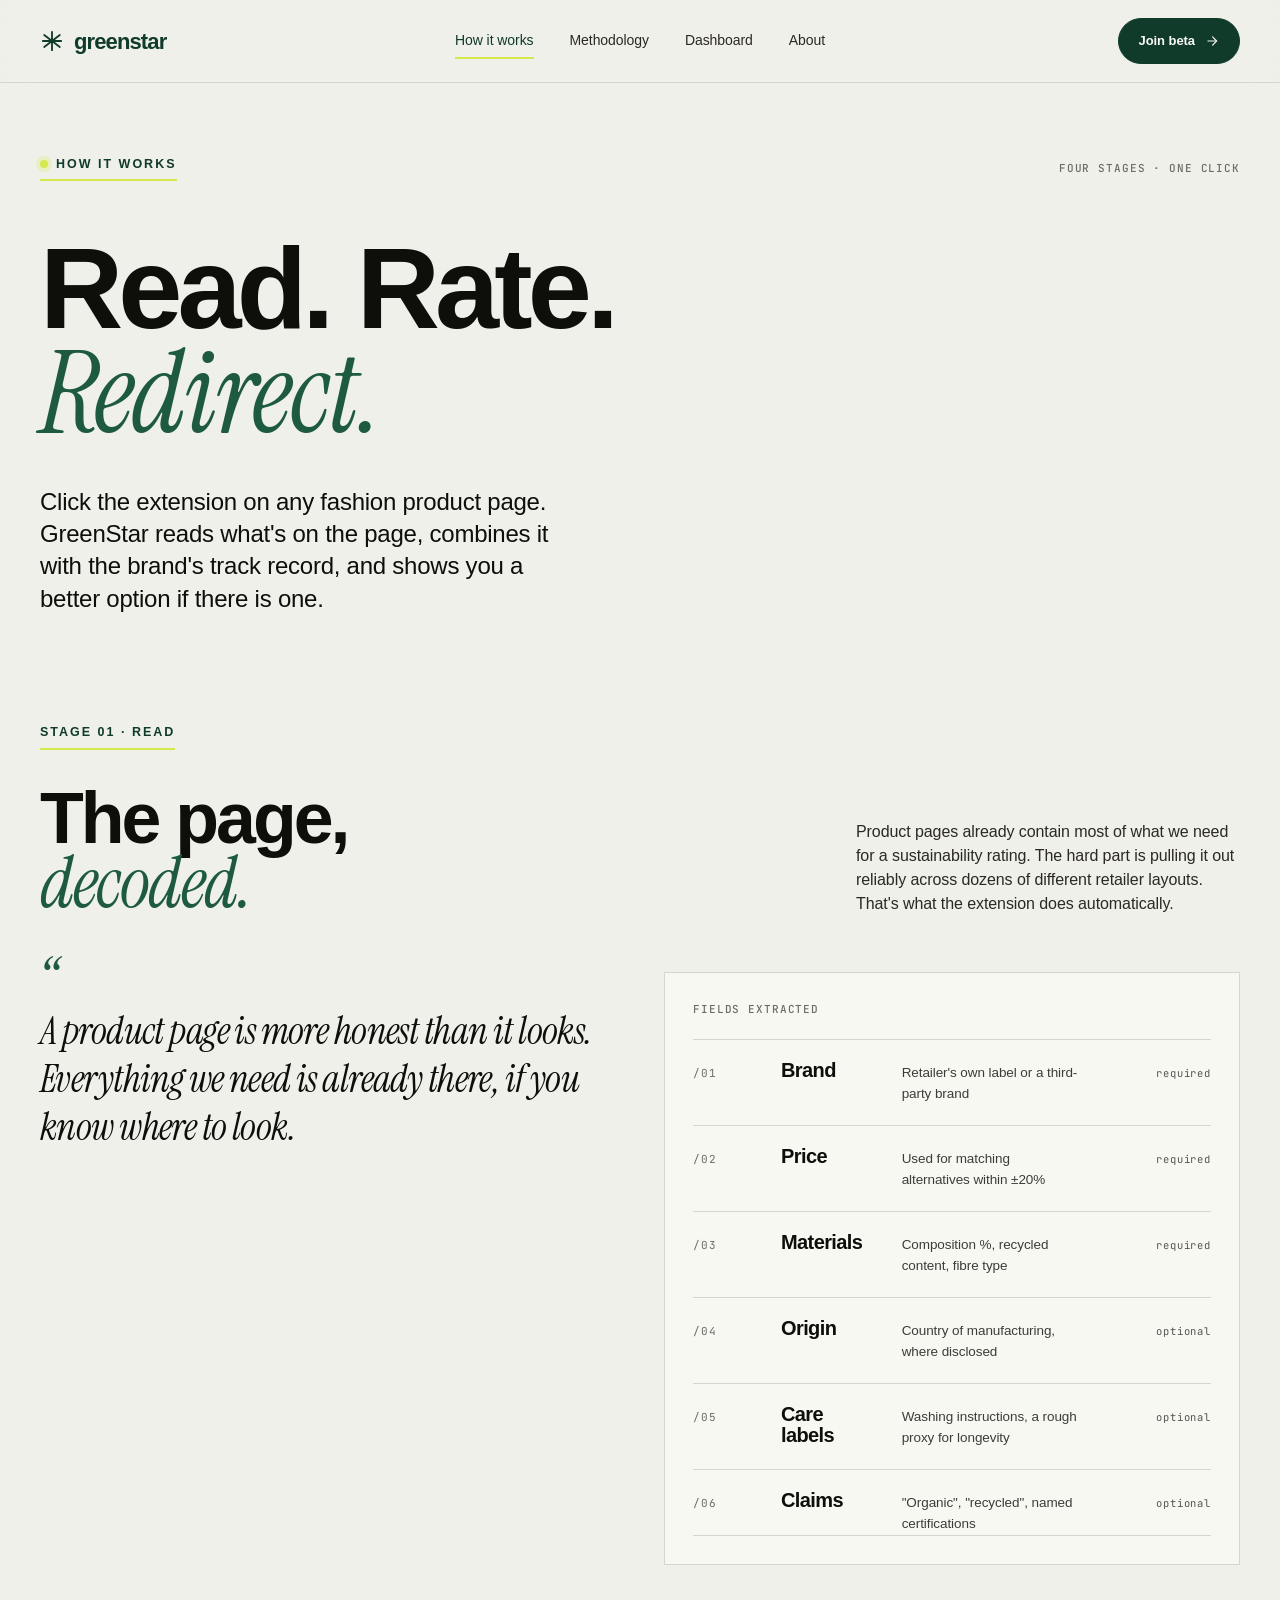
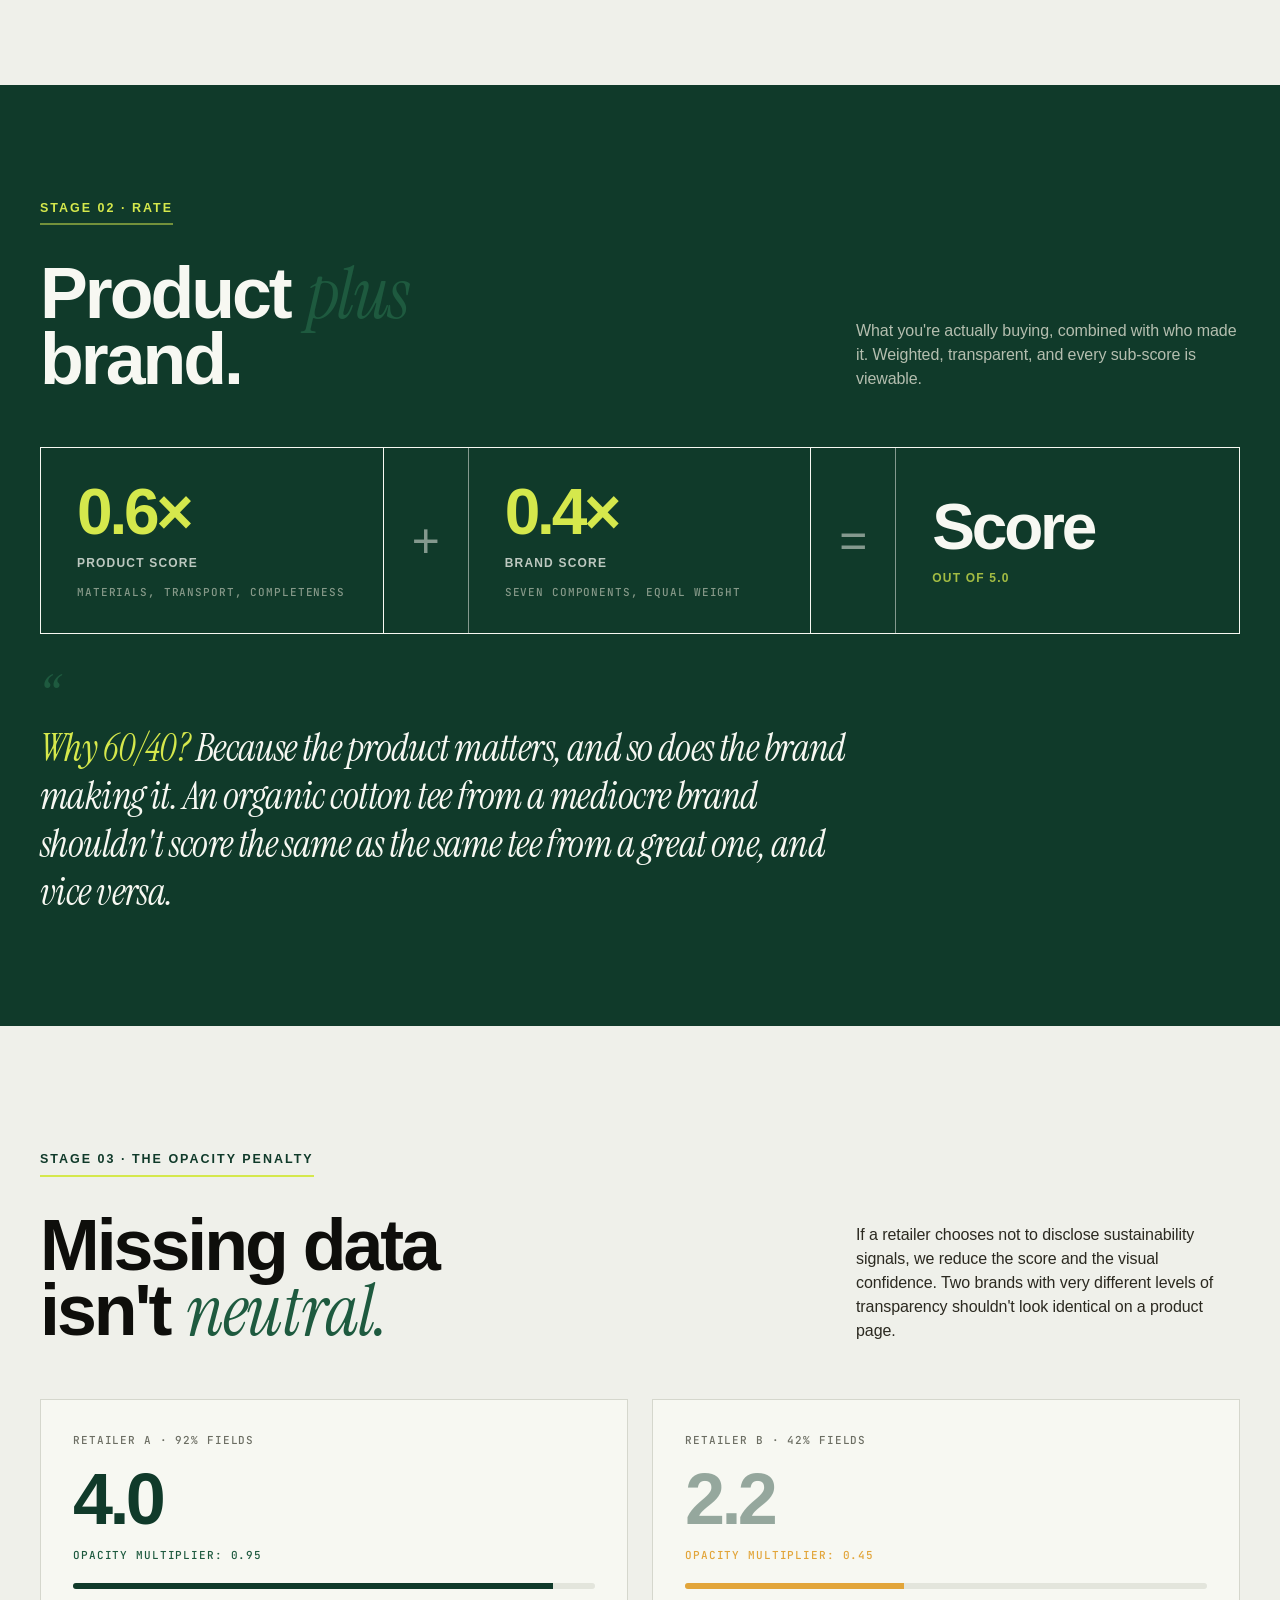
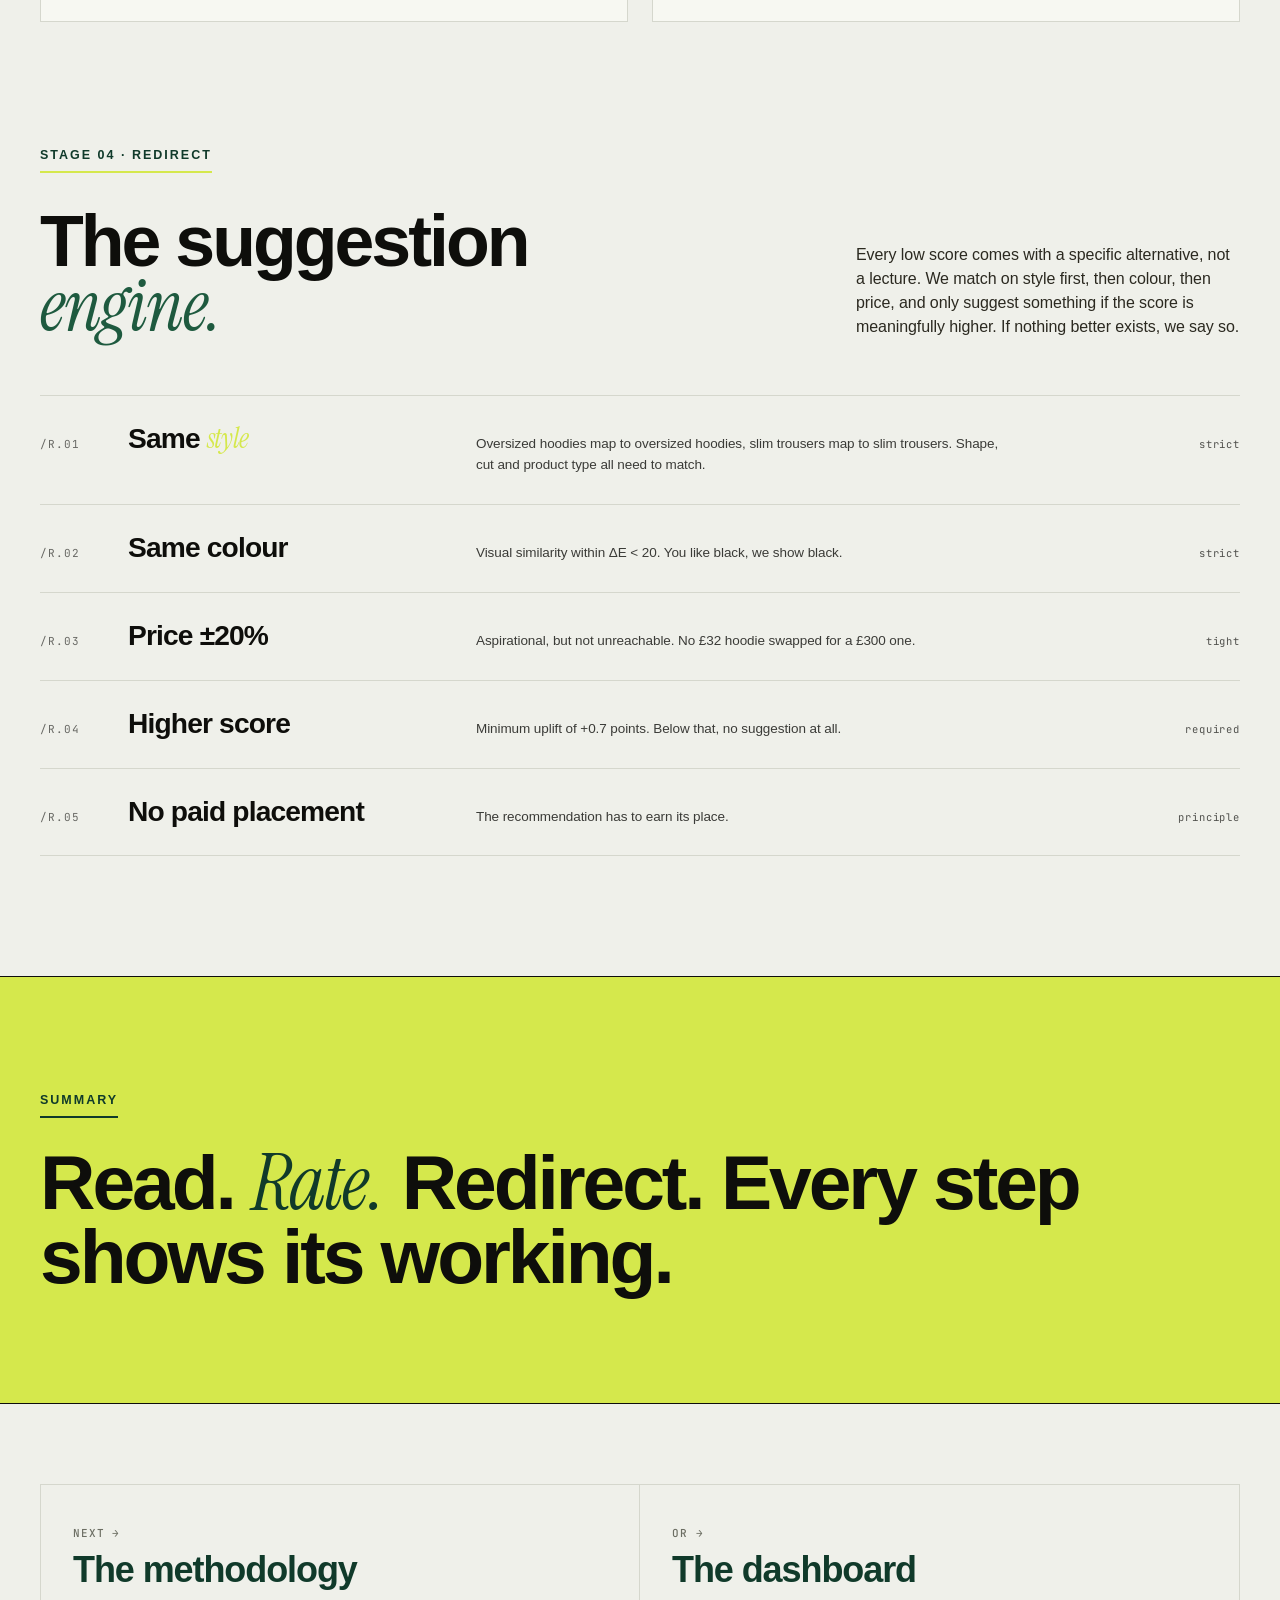
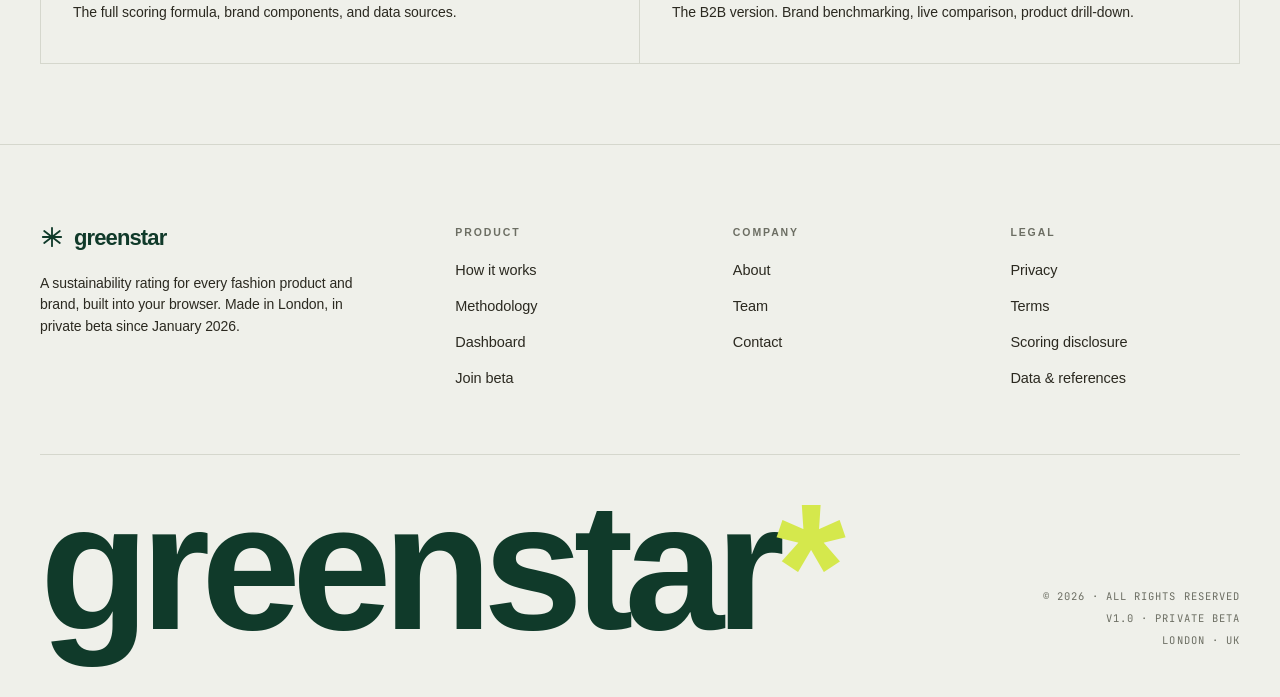
<file: how-it-works.html>
<!DOCTYPE html>
<html lang="en">
<head>
<meta charset="UTF-8" />
<meta name="viewport" content="width=device-width, initial-scale=1.0" />
<title>How it works — GreenStar</title>
<meta name="description" content="How GreenStar reads a product page, combines it with brand performance, and points you toward a better option." />
<link rel="preconnect" href="https://fonts.googleapis.com" />
<link rel="preconnect" href="https://fonts.gstatic.com" crossorigin />
<link href="https://fonts.googleapis.com/css2?family=Archivo+Black&family=Bebas+Neue&family=Fraunces:opsz,wght@9..144,900&family=Instrument+Serif:ital@0;1&family=JetBrains+Mono:wght@400;500&family=Playfair+Display:ital,wght@0,400;0,900;1,900&display=swap" rel="stylesheet" />
<link rel="stylesheet" href="styles.css" />
</head>
<body>

<nav class="top">
  <div class="top-row">
    <a href="index.html" class="brand">
      <span class="mark"><svg viewBox="0 0 24 24" width="22" height="22" fill="none" stroke="currentColor" stroke-width="2" stroke-linecap="round"><path d="M12 2 V22 M3.5 5.5 L20.5 18.5 M2 12 H22 M3.5 18.5 L20.5 5.5"/></svg></span>
      <span class="wm">greenstar</span>
    </a>
    <div class="nav-links">
      <a href="how-it-works.html" class="active">How it works</a>
      <a href="methodology.html">Methodology</a>
      <a href="dashboard.html">Dashboard</a>
      <a href="about.html">About</a>
    </div>
    <div class="nav-cta">
      <a href="index.html#beta" class="btn btn-forest">Join beta
        <svg viewBox="0 0 24 24" fill="none" stroke="currentColor" stroke-width="2" stroke-linecap="round"><path d="M5 12h14"/><path d="m13 5 7 7-7 7"/></svg>
      </a>
      <button class="menu-trigger" aria-label="Open menu" aria-expanded="false" aria-controls="mobile-menu" type="button"><span class="bar"></span><span class="bar"></span><span class="bar"></span></button>
    </div>
  </div>
</nav>
<div class="menu-overlay" id="mobile-menu" aria-hidden="true">
  <nav aria-label="Mobile">
      <a href="how-it-works.html" class="active">How it <em>works</em></a>
      <a href="methodology.html">Methodology</a>
      <a href="dashboard.html">Dashboard</a>
      <a href="about.html">About</a>
  </nav>
  <div class="foot">
    <a class="cta" href="index.html#beta">
      <span>Join the private beta</span>
      <svg viewBox="0 0 24 24" fill="none" stroke="currentColor" stroke-width="2" stroke-linecap="round"><path d="M5 12h14"/><path d="m13 5 7 7-7 7"/></svg>
    </a>
  </div>
</div>


<section class="hero" style="padding:72px 0 64px;">
  <div class="wrap">
    <div class="hero-eyebrow">
      <span class="eyebrow"><span class="dot"></span>How it works</span>
      <span class="mono">Four stages · One click</span>
    </div>
    <h1 class="h-display" style="font-size:clamp(52px, 9vw, 168px);">Read. Rate.<br/><em>Redirect.</em></h1>
    <div class="hero-below" style="margin-top:40px;">
      <p class="pull">Click the extension on any fashion product page. GreenStar reads what's on the page, combines it with the brand's track record, and shows you a better option if there is one.</p>
    </div>
  </div>
</section>

<!-- STAGE 1: READ -->
<section class="section" style="padding-top:40px;">
  <div class="wrap">
    <div class="section-head">
      <div>
        <span class="eyebrow">Stage 01 · Read</span>
        <h2 class="h-display" style="margin-top:20px;">The page,<br/><em>decoded.</em></h2>
      </div>
      <p>Product pages already contain most of what we need for a sustainability rating. The hard part is pulling it out reliably across dozens of different retailer layouts. That's what the extension does automatically.</p>
    </div>

    <div style="display:grid; grid-template-columns: 1fr 1fr; gap:48px; align-items:start;">
      <div class="pullquote">
        A product page is more honest than it looks. Everything we need is already there, if you know where to look.
      </div>

      <div style="background:var(--cream); border:1px solid var(--line); padding:28px;">
        <div class="mono" style="margin-bottom:22px;">Fields extracted</div>
        <ul class="metrics-list" style="color:var(--ink); border-color:var(--line);">
          <li class="metric" style="border-color:var(--line); padding:20px 0;">
            <span class="i">/01</span>
            <span class="n" style="font-size:20px;">Brand</span>
            <span class="d">Retailer's own label or a third-party brand</span>
            <span class="w">required</span>
          </li>
          <li class="metric" style="border-color:var(--line); padding:20px 0;">
            <span class="i">/02</span>
            <span class="n" style="font-size:20px;">Price</span>
            <span class="d">Used for matching alternatives within ±20%</span>
            <span class="w">required</span>
          </li>
          <li class="metric" style="border-color:var(--line); padding:20px 0;">
            <span class="i">/03</span>
            <span class="n" style="font-size:20px;">Materials</span>
            <span class="d">Composition %, recycled content, fibre type</span>
            <span class="w">required</span>
          </li>
          <li class="metric" style="border-color:var(--line); padding:20px 0;">
            <span class="i">/04</span>
            <span class="n" style="font-size:20px;">Origin</span>
            <span class="d">Country of manufacturing, where disclosed</span>
            <span class="w">optional</span>
          </li>
          <li class="metric" style="border-color:var(--line); padding:20px 0;">
            <span class="i">/05</span>
            <span class="n" style="font-size:20px;">Care labels</span>
            <span class="d">Washing instructions, a rough proxy for longevity</span>
            <span class="w">optional</span>
          </li>
          <li class="metric" style="border-color:var(--line); padding:20px 0 0;">
            <span class="i">/06</span>
            <span class="n" style="font-size:20px;">Claims</span>
            <span class="d">"Organic", "recycled", named certifications</span>
            <span class="w">optional</span>
          </li>
        </ul>
      </div>
    </div>
  </div>
</section>

<!-- STAGE 2: RATE -->
<section class="block-forest">
  <div class="wrap">
    <div class="section-head">
      <div>
        <span class="eyebrow light">Stage 02 · Rate</span>
        <h2 class="h-display" style="color:var(--cream); margin-top:20px;">Product <em>plus</em><br/>brand.</h2>
      </div>
      <p style="color:rgba(251,247,232,0.7);">What you're actually buying, combined with who made it. Weighted, transparent, and every sub-score is viewable.</p>
    </div>

    <div class="formula" style="color:var(--cream); border-color:var(--cream); margin-bottom:56px;">
      <div class="cell">
        <div class="coef" style="color:var(--lime);">0.6×</div>
        <div class="k">Product score</div>
        <div class="mono" style="color:rgba(251,247,232,0.5); margin-top:12px;">Materials, transport, completeness</div>
      </div>
      <div class="op" style="border-color:var(--cream);">+</div>
      <div class="cell">
        <div class="coef" style="color:var(--lime);">0.4×</div>
        <div class="k">Brand score</div>
        <div class="mono" style="color:rgba(251,247,232,0.5); margin-top:12px;">Seven components, equal weight</div>
      </div>
      <div class="op" style="border-color:var(--cream);">=</div>
      <div class="cell">
        <div class="coef" style="color:var(--cream);">Score</div>
        <div class="k" style="color:var(--lime);">Out of 5.0</div>
      </div>
    </div>

    <div class="pullquote" style="color:var(--cream); max-width:820px;">
      <span style="color:var(--lime);">Why 60/40?</span> Because the product matters, and so does the brand making it. An organic cotton tee from a mediocre brand shouldn't score the same as the same tee from a great one, and vice versa.
    </div>
  </div>
</section>

<!-- STAGE 3: HANDLE MISSING DATA -->
<section class="section">
  <div class="wrap">
    <div class="section-head">
      <div>
        <span class="eyebrow">Stage 03 · The opacity penalty</span>
        <h2 class="h-display" style="margin-top:20px;">Missing data<br/>isn't <em>neutral.</em></h2>
      </div>
      <p>If a retailer chooses not to disclose sustainability signals, we reduce the score and the visual confidence. Two brands with very different levels of transparency shouldn't look identical on a product page.</p>
    </div>

    <div style="display:grid; grid-template-columns: 1fr 1fr; gap:24px;">
      <div style="background:var(--cream); border:1px solid var(--line); padding:32px;">
        <div class="mono" style="margin-bottom:14px;">Retailer A · 92% fields</div>
        <div style="font-family:'Helvetica Neue', sans-serif; font-weight:700; font-size:72px; letter-spacing:-0.05em; line-height:1; color:var(--forest);">4.0</div>
        <div class="mono" style="color:var(--forest-2); margin-top:12px;">Opacity multiplier: 0.95</div>
        <div style="margin-top:20px; height:6px; background:var(--line-soft); border-radius:3px; overflow:hidden;">
          <div style="height:100%; width:92%; background:var(--forest);"></div>
        </div>
      </div>
      <div style="background:var(--cream); border:1px solid var(--line); padding:32px;">
        <div class="mono" style="margin-bottom:14px;">Retailer B · 42% fields</div>
        <div style="font-family:'Helvetica Neue', sans-serif; font-weight:700; font-size:72px; letter-spacing:-0.05em; line-height:1; color:var(--forest); opacity:0.42;">2.2</div>
        <div class="mono" style="color:var(--amber); margin-top:12px;">Opacity multiplier: 0.45</div>
        <div style="margin-top:20px; height:6px; background:var(--line-soft); border-radius:3px; overflow:hidden;">
          <div style="height:100%; width:42%; background:var(--amber);"></div>
        </div>
      </div>
    </div>
  </div>
</section>

<!-- STAGE 4: SUGGEST ALTERNATIVES -->
<section class="section" style="padding-top:0;">
  <div class="wrap">
    <div class="section-head">
      <div>
        <span class="eyebrow">Stage 04 · Redirect</span>
        <h2 class="h-display" style="margin-top:20px;">The suggestion<br/><em>engine.</em></h2>
      </div>
      <p>Every low score comes with a specific alternative, not a lecture. We match on style first, then colour, then price, and only suggest something if the score is meaningfully higher. If nothing better exists, we say so.</p>
    </div>

    <ul class="metrics-list" style="color:var(--ink); border-color:var(--line);">
      <li class="metric" style="border-color:var(--line);">
        <span class="i">/R.01</span>
        <span class="n">Same <em>style</em></span>
        <span class="d">Oversized hoodies map to oversized hoodies, slim trousers map to slim trousers. Shape, cut and product type all need to match.</span>
        <span class="w">strict</span>
      </li>
      <li class="metric" style="border-color:var(--line);">
        <span class="i">/R.02</span>
        <span class="n">Same colour</span>
        <span class="d">Visual similarity within ΔE &lt; 20. You like black, we show black.</span>
        <span class="w">strict</span>
      </li>
      <li class="metric" style="border-color:var(--line);">
        <span class="i">/R.03</span>
        <span class="n">Price ±20%</span>
        <span class="d">Aspirational, but not unreachable. No £32 hoodie swapped for a £300 one.</span>
        <span class="w">tight</span>
      </li>
      <li class="metric" style="border-color:var(--line);">
        <span class="i">/R.04</span>
        <span class="n">Higher score</span>
        <span class="d">Minimum uplift of +0.7 points. Below that, no suggestion at all.</span>
        <span class="w">required</span>
      </li>
      <li class="metric" style="border-color:var(--line);">
        <span class="i">/R.05</span>
        <span class="n">No paid placement</span>
        <span class="d">The recommendation has to earn its place.</span>
        <span class="w">principle</span>
      </li>
    </ul>
  </div>
</section>

<!-- BIG STATEMENT -->
<section class="block-lime">
  <div class="wrap">
    <span class="eyebrow on-lime">Summary</span>
    <h2 class="big-statement" style="margin-top:28px;">Read. <em>Rate.</em> Redirect. Every step shows its working.</h2>
  </div>
</section>

<!-- NEXT -->
<section class="section-sm">
  <div class="wrap">
    <div style="display:grid; grid-template-columns:1fr 1fr; gap:0; border:1px solid var(--line);">
      <a href="methodology.html" style="padding:40px 32px; background:var(--bg); border-right:1px solid var(--line); display:flex; flex-direction:column; gap:10px; transition: background .3s var(--ease);" onmouseover="this.style.background='var(--cream)'" onmouseout="this.style.background='var(--bg)'">
        <span class="mono">Next →</span>
        <span style="font-family:'Helvetica Neue', sans-serif; font-weight:700; font-size:36px; letter-spacing:-0.03em; line-height:1; color:var(--forest);">The methodology</span>
        <span style="font-size:14px; color:var(--ink-2); margin-top:4px;">The full scoring formula, brand components, and data sources.</span>
      </a>
      <a href="dashboard.html" style="padding:40px 32px; background:var(--bg); display:flex; flex-direction:column; gap:10px; transition: background .3s var(--ease);" onmouseover="this.style.background='var(--cream)'" onmouseout="this.style.background='var(--bg)'">
        <span class="mono">Or →</span>
        <span style="font-family:'Helvetica Neue', sans-serif; font-weight:700; font-size:36px; letter-spacing:-0.03em; line-height:1; color:var(--forest);">The dashboard</span>
        <span style="font-size:14px; color:var(--ink-2); margin-top:4px;">The B2B version. Brand benchmarking, live comparison, product drill-down.</span>
      </a>
    </div>
  </div>
</section>

<footer>
  <div class="wrap">
    <div class="foot-top">
      <div class="foot-brand">
        <a href="index.html" class="brand">
          <span class="mark"><svg viewBox="0 0 24 24" width="22" height="22" fill="none" stroke="currentColor" stroke-width="2" stroke-linecap="round"><path d="M12 2 V22 M3.5 5.5 L20.5 18.5 M2 12 H22 M3.5 18.5 L20.5 5.5"/></svg></span>
          <span class="wm">greenstar</span>
        </a>
        <p>A sustainability rating for every fashion product and brand, built into your browser. Made in London, in private beta since January 2026.</p>
      </div>
      <div class="foot-col">
        <h5>Product</h5>
        <ul>
          <li><a href="how-it-works.html">How it works</a></li>
          <li><a href="methodology.html">Methodology</a></li>
          <li><a href="dashboard.html">Dashboard</a></li>
          <li><a href="index.html#beta">Join beta</a></li>
        </ul>
      </div>
      <div class="foot-col">
        <h5>Company</h5>
        <ul>
          <li><a href="about.html">About</a></li>
          <li><a href="about.html#team">Team</a></li>
          <li><a href="about.html#contact">Contact</a></li>
        </ul>
      </div>
      <div class="foot-col">
        <h5>Legal</h5>
        <ul>
          <li><a href="privacy.html">Privacy</a></li>
          <li><a href="terms.html">Terms</a></li>
          <li><a href="methodology.html">Scoring disclosure</a></li>
          <li><a href="references.html">Data &amp; references</a></li>
        </ul>
      </div>
    </div>
    <div class="foot-base">
      <div class="big-wm">greenstar<span>*</span></div>
      <div class="foot-mini">
        <span>© 2026 · All rights reserved</span>
        <span>V1.0 · Private Beta</span>
        <span>London · UK</span>
      </div>
    </div>
  </div>
</footer>

<script>
  (function(){
    var body = document.body, btn = document.querySelector('.menu-trigger'), overlay = document.querySelector('.menu-overlay');
    if(!btn || !overlay) return;
    function setOpen(open){
      body.classList.toggle('menu-open', open);
      btn.setAttribute('aria-expanded', open ? 'true' : 'false');
      overlay.setAttribute('aria-hidden', open ? 'false' : 'true');
    }
    btn.addEventListener('click', function(){ setOpen(!body.classList.contains('menu-open')); });
    overlay.addEventListener('click', function(e){ if(e.target.tagName === 'A') setOpen(false); });
    document.addEventListener('keydown', function(e){ if(e.key === 'Escape') setOpen(false); });
    // close if viewport widens past mobile breakpoint
    var mq = window.matchMedia('(min-width: 821px)');
    mq.addEventListener('change', function(e){ if(e.matches) setOpen(false); });
  })();
</script>

</body>
</html>
</file>
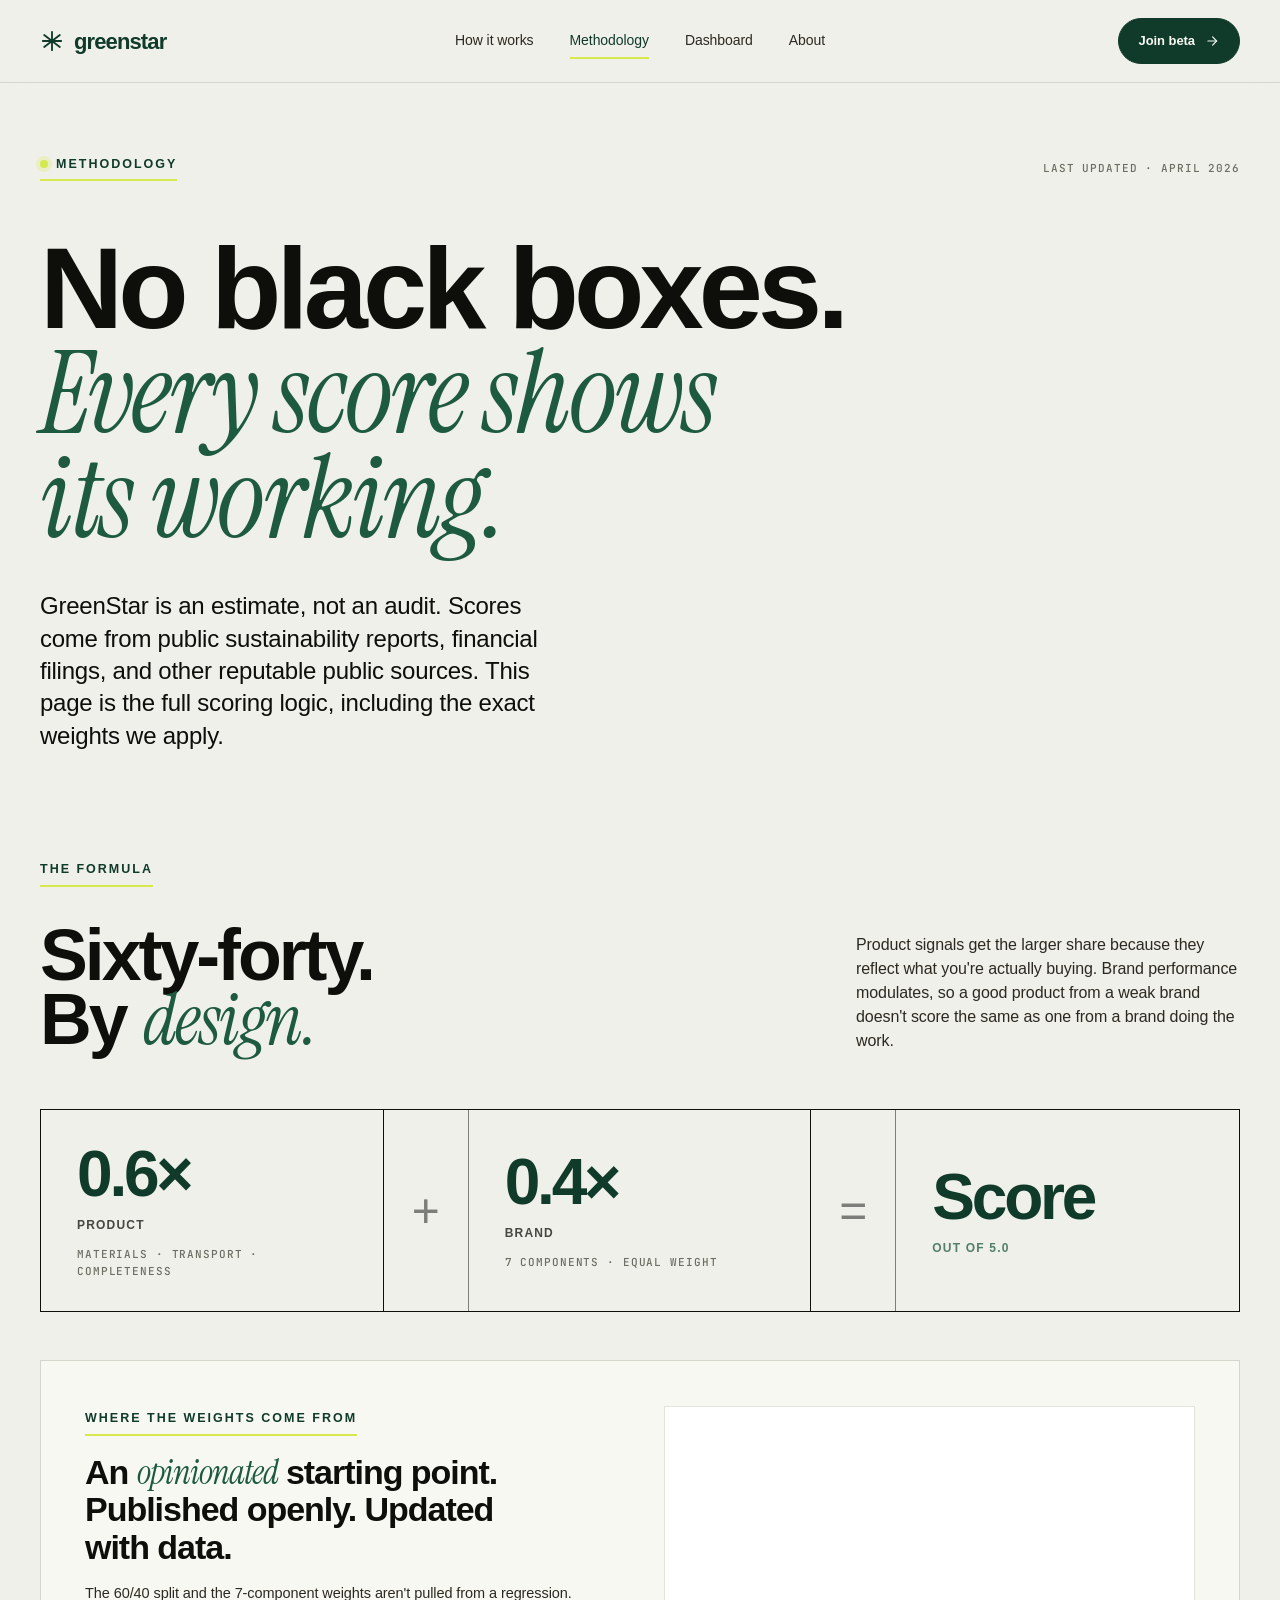
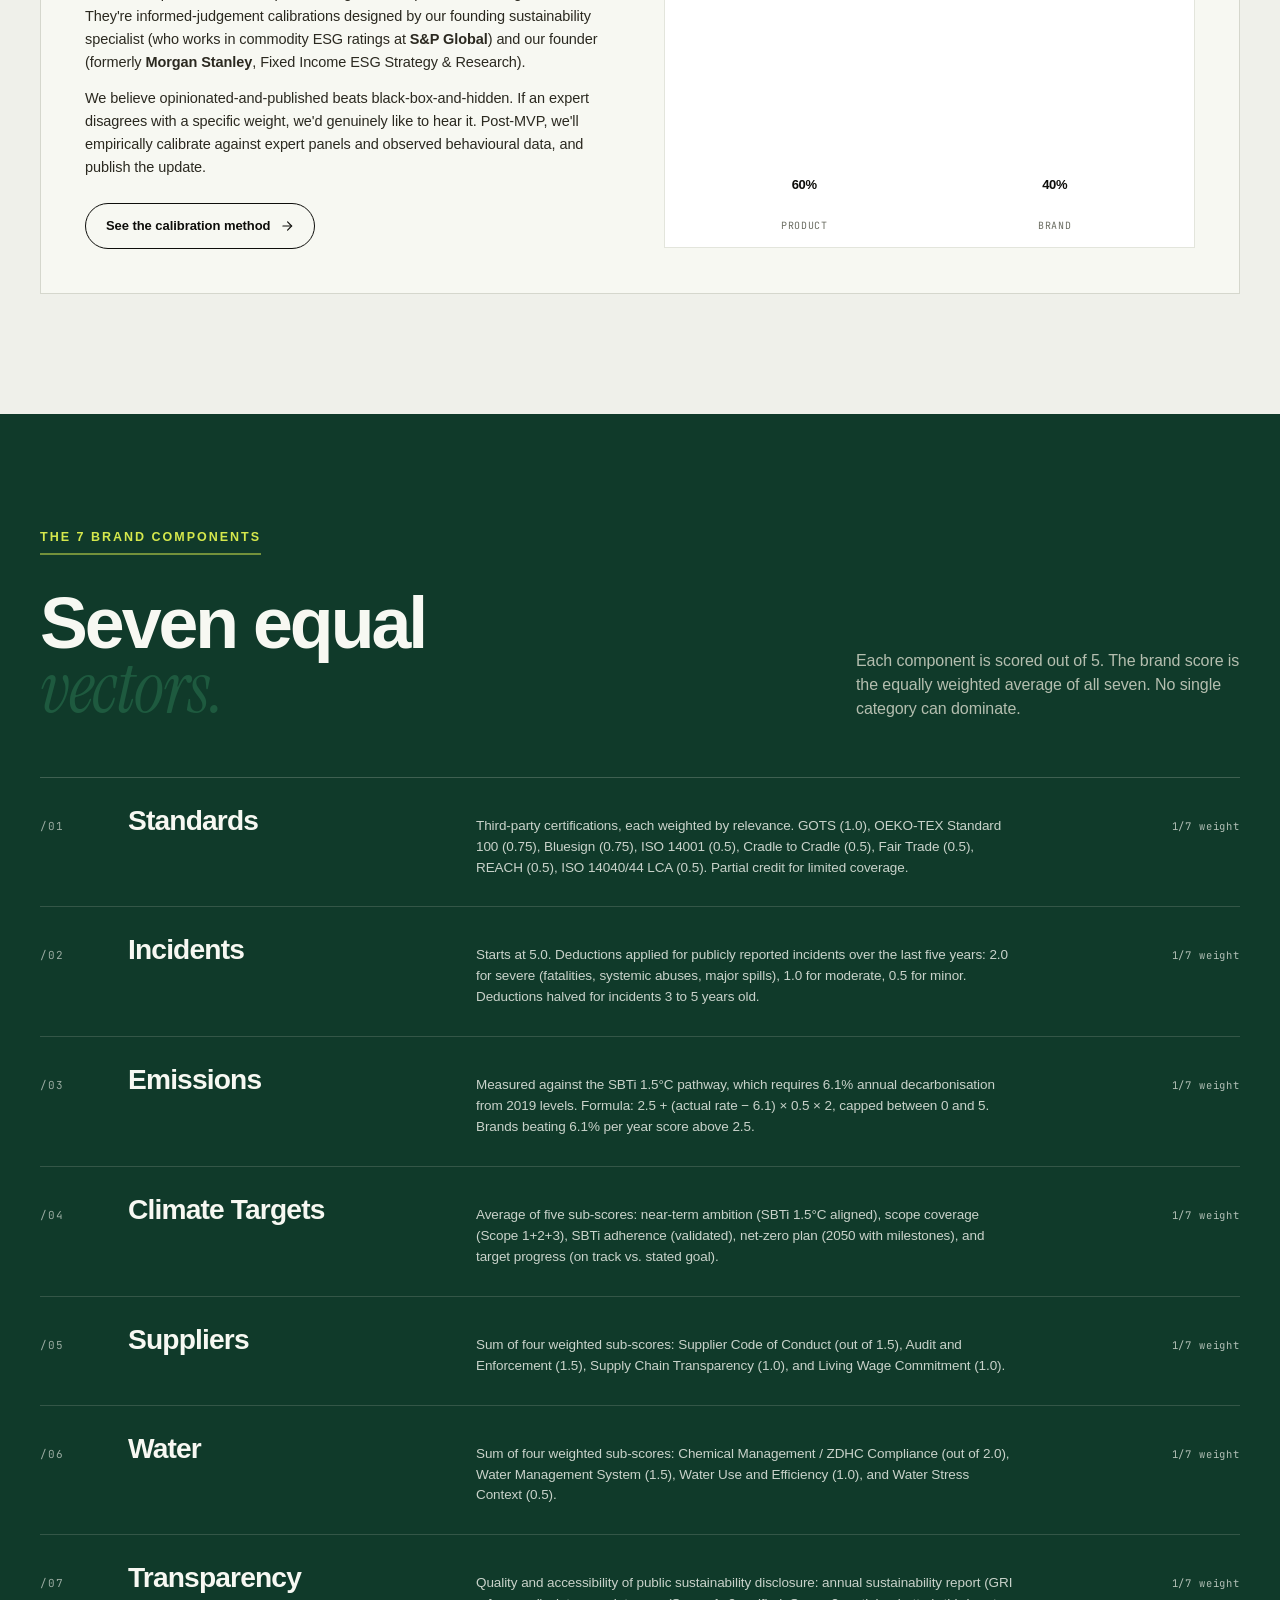
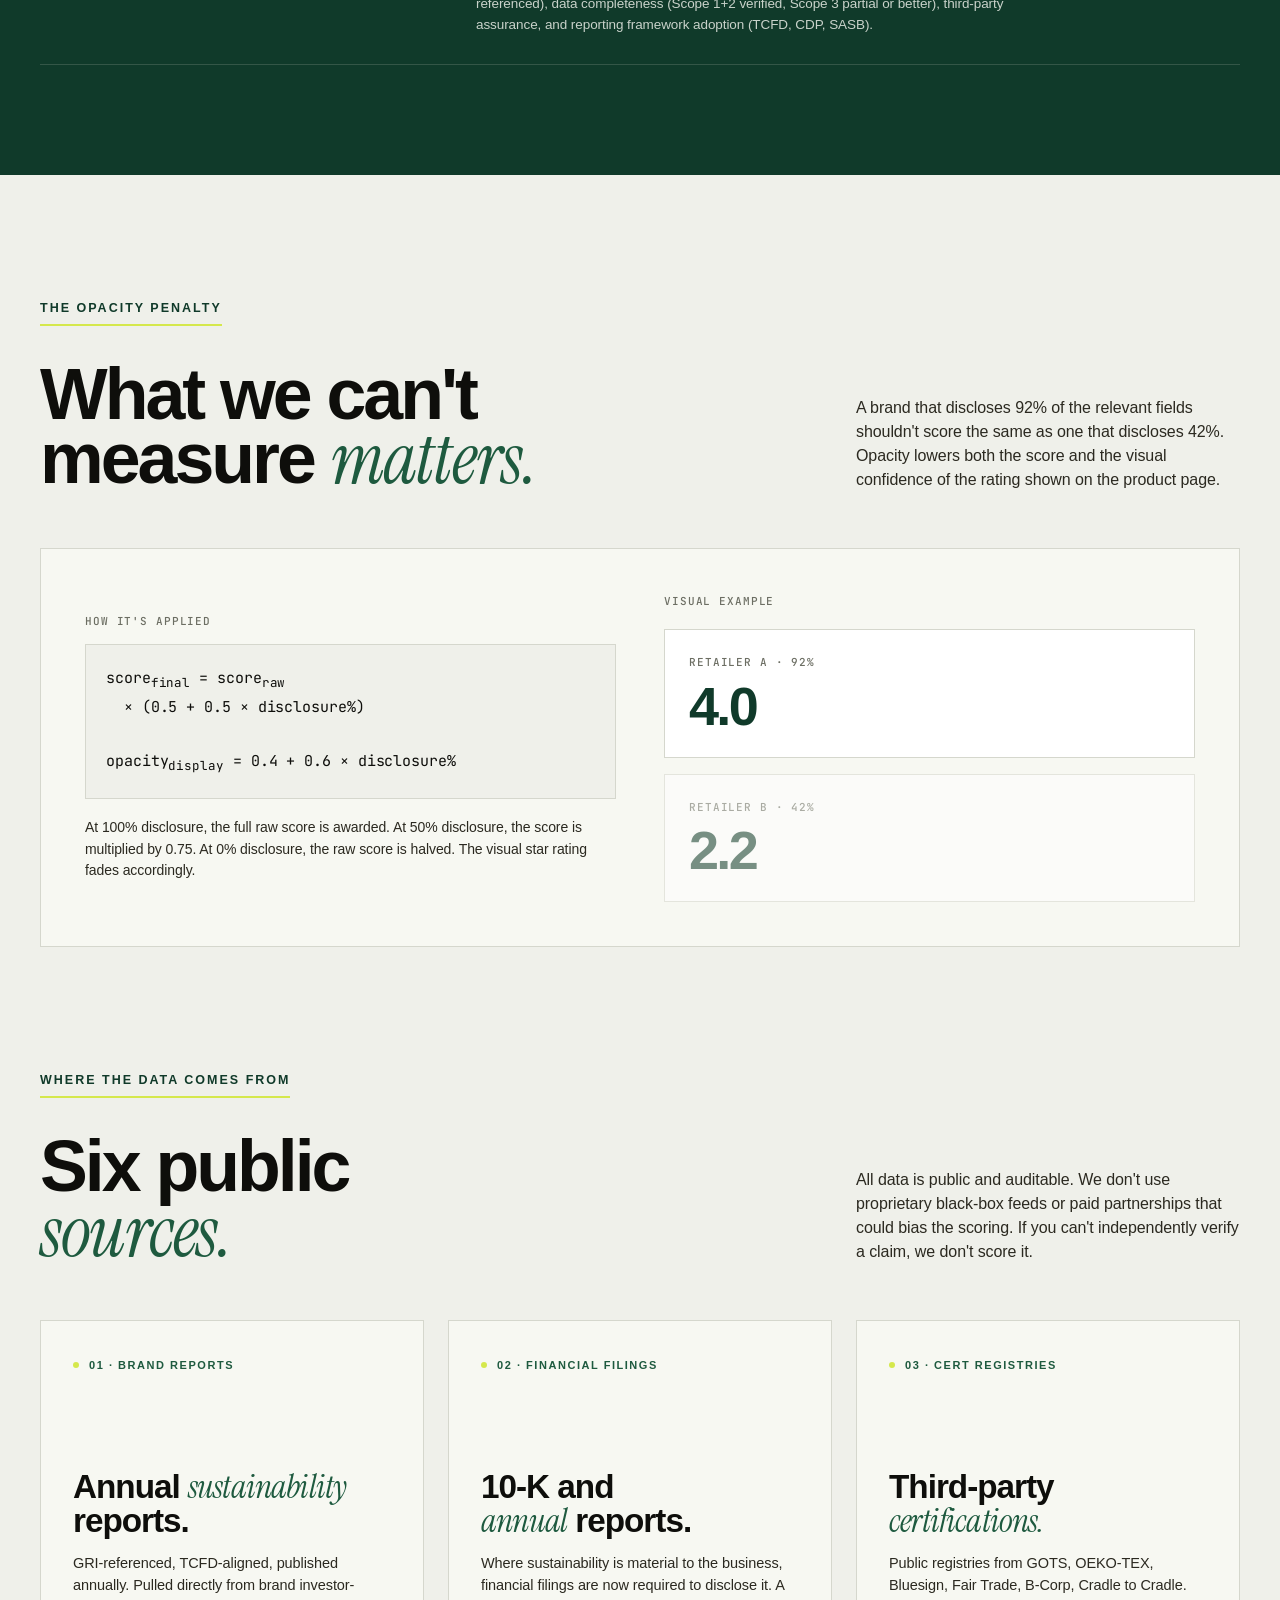
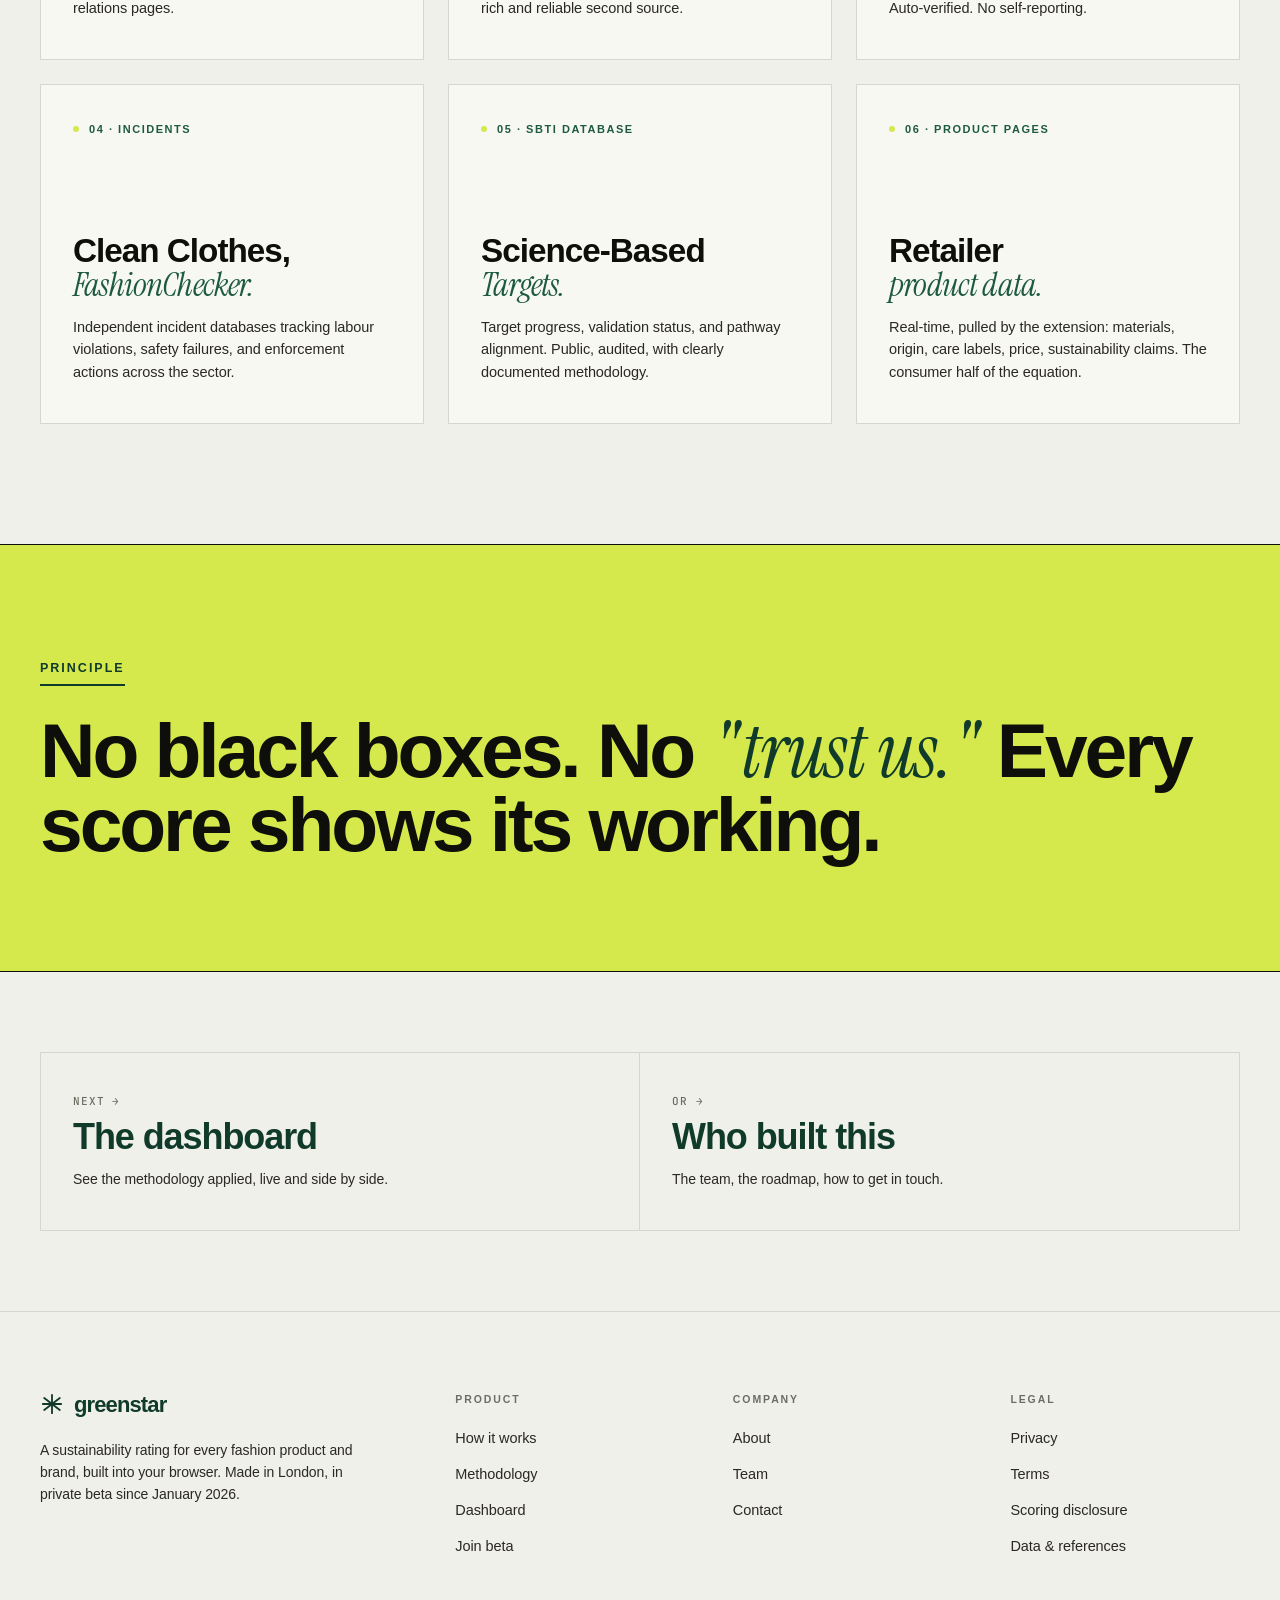
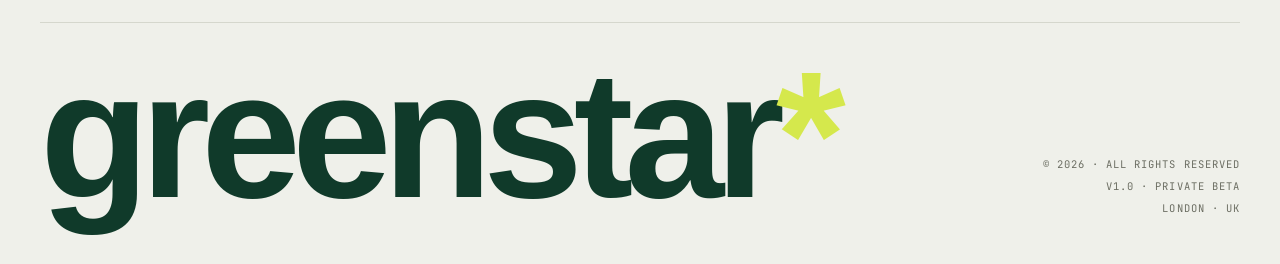
<file: methodology.html>
<!DOCTYPE html>
<html lang="en">
<head>
<meta charset="UTF-8" />
<meta name="viewport" content="width=device-width, initial-scale=1.0" />
<title>Methodology — GreenStar</title>
<meta name="description" content="The full GreenStar scoring methodology. 0.6×Product plus 0.4×Brand, seven equal-weight brand components, every sub-score defined." />
<link rel="preconnect" href="https://fonts.googleapis.com" />
<link rel="preconnect" href="https://fonts.gstatic.com" crossorigin />
<link href="https://fonts.googleapis.com/css2?family=Archivo+Black&family=Bebas+Neue&family=Fraunces:opsz,wght@9..144,900&family=Instrument+Serif:ital@0;1&family=JetBrains+Mono:wght@400;500&family=Playfair+Display:ital,wght@0,400;0,900;1,900&display=swap" rel="stylesheet" />
<link rel="stylesheet" href="styles.css" />
</head>
<body>

<nav class="top">
  <div class="top-row">
    <a href="index.html" class="brand">
      <span class="mark"><svg viewBox="0 0 24 24" width="22" height="22" fill="none" stroke="currentColor" stroke-width="2" stroke-linecap="round"><path d="M12 2 V22 M3.5 5.5 L20.5 18.5 M2 12 H22 M3.5 18.5 L20.5 5.5"/></svg></span>
      <span class="wm">greenstar</span>
    </a>
    <div class="nav-links">
      <a href="how-it-works.html">How it works</a>
      <a href="methodology.html" class="active">Methodology</a>
      <a href="dashboard.html">Dashboard</a>
      <a href="about.html">About</a>
    </div>
    <div class="nav-cta">
      <a href="index.html#beta" class="btn btn-forest">Join beta
        <svg viewBox="0 0 24 24" fill="none" stroke="currentColor" stroke-width="2" stroke-linecap="round"><path d="M5 12h14"/><path d="m13 5 7 7-7 7"/></svg>
      </a>
      <button class="menu-trigger" aria-label="Open menu" aria-expanded="false" aria-controls="mobile-menu" type="button"><span class="bar"></span><span class="bar"></span><span class="bar"></span></button>
    </div>
  </div>
</nav>
<div class="menu-overlay" id="mobile-menu" aria-hidden="true">
  <nav aria-label="Mobile">
      <a href="how-it-works.html">How it <em>works</em></a>
      <a href="methodology.html" class="active">Methodology</a>
      <a href="dashboard.html">Dashboard</a>
      <a href="about.html">About</a>
  </nav>
  <div class="foot">
    <a class="cta" href="index.html#beta">
      <span>Join the private beta</span>
      <svg viewBox="0 0 24 24" fill="none" stroke="currentColor" stroke-width="2" stroke-linecap="round"><path d="M5 12h14"/><path d="m13 5 7 7-7 7"/></svg>
    </a>
  </div>
</div>


<section class="hero" style="padding:72px 0 64px;">
  <div class="wrap">
    <div class="hero-eyebrow">
      <span class="eyebrow"><span class="dot"></span>Methodology</span>
      <span class="mono">Last updated · April 2026</span>
    </div>
    <h1 class="h-display" style="font-size:clamp(52px, 9vw, 168px);">No black boxes.<br/><em>Every score shows<br/>its working.</em></h1>
    <div class="hero-below" style="margin-top:40px;">
      <p class="pull">GreenStar is an estimate, not an audit. Scores come from public sustainability reports, financial filings, and other reputable public sources. This page is the full scoring logic, including the exact weights we apply.</p>
    </div>
  </div>
</section>

<!-- FORMULA -->
<section class="section" style="padding-top:40px;">
  <div class="wrap">
    <div class="section-head">
      <div>
        <span class="eyebrow">The formula</span>
        <h2 class="h-display" style="margin-top:20px;">Sixty-forty.<br/>By <em>design.</em></h2>
      </div>
      <p>Product signals get the larger share because they reflect what you're actually buying. Brand performance modulates, so a good product from a weak brand doesn't score the same as one from a brand doing the work.</p>
    </div>

    <div class="formula" style="color:var(--ink); border-color:var(--ink);">
      <div class="cell">
        <div class="coef" style="color:var(--forest);">0.6×</div>
        <div class="k">Product</div>
        <div class="mono" style="margin-top:12px;">Materials · Transport · Completeness</div>
      </div>
      <div class="op" style="border-color:var(--ink);">+</div>
      <div class="cell">
        <div class="coef" style="color:var(--forest);">0.4×</div>
        <div class="k">Brand</div>
        <div class="mono" style="margin-top:12px;">7 components · equal weight</div>
      </div>
      <div class="op" style="border-color:var(--ink);">=</div>
      <div class="cell">
        <div class="coef" style="color:var(--forest);">Score</div>
        <div class="k" style="color:var(--forest-2);">Out of 5.0</div>
      </div>
    </div>

    <!-- calibration disclosure -->
    <div class="calib" style="margin-top:48px;">
      <div>
        <span class="eyebrow">Where the weights come from</span>
        <h3 style="font-family:'Helvetica Neue', sans-serif; font-weight:700; font-size:clamp(24px, 2.8vw, 34px); letter-spacing:-0.03em; line-height:1.1; margin-top:18px;">An <em style="font-family:'Instrument Serif', serif; font-style:italic; font-weight:400; color:var(--forest-2);">opinionated</em> starting point. Published openly. Updated with&nbsp;data.</h3>
        <p style="font-size:14.5px; line-height:1.6; color:var(--ink-2); margin-top:16px;">The 60/40 split and the 7-component weights aren't pulled from a regression. They're informed-judgement calibrations designed by our founding sustainability specialist (who works in commodity ESG ratings at <b>S&amp;P Global</b>) and our founder (formerly <b>Morgan Stanley</b>, Fixed Income ESG Strategy &amp; Research).</p>
        <p style="font-size:14.5px; line-height:1.6; color:var(--ink-2); margin-top:12px;">We believe opinionated-and-published beats black-box-and-hidden. If an expert disagrees with a specific weight, we'd genuinely like to hear it. Post-MVP, we'll empirically calibrate against expert panels and observed behavioural data, and publish the update.</p>
        <a href="references.html" class="btn btn-ghost" style="margin-top:24px;">See the calibration method
          <svg viewBox="0 0 24 24" fill="none" stroke="currentColor" stroke-width="2" stroke-linecap="round"><path d="M5 12h14"/><path d="m13 5 7 7-7 7"/></svg>
        </a>
      </div>
      <div class="chart">
        <div class="col">
          <div class="bar lime" style="height:60%;" data-val="60%"></div>
          <span class="lb">Product</span>
        </div>
        <div class="col">
          <div class="bar" style="height:40%;" data-val="40%"></div>
          <span class="lb">Brand</span>
        </div>
      </div>
    </div>
  </div>
</section>

<!-- BRAND COMPONENTS -->
<section class="block-forest">
  <div class="wrap">
    <div class="section-head">
      <div>
        <span class="eyebrow light">The 7 brand components</span>
        <h2 class="h-display" style="color:var(--cream); margin-top:20px;">Seven equal<br/><em>vectors.</em></h2>
      </div>
      <p style="color:rgba(251,247,232,0.7);">Each component is scored out of 5. The brand score is the equally weighted average of all seven. No single category can dominate.</p>
    </div>

    <ul class="metrics-list" style="color:var(--cream); border-color:rgba(251,247,232,0.2);">
      <li class="metric" style="border-color:rgba(251,247,232,0.15);">
        <span class="i">/01</span>
        <span class="n">Standards</span>
        <span class="d">Third-party certifications, each weighted by relevance. GOTS (1.0), OEKO-TEX Standard 100 (0.75), Bluesign (0.75), ISO 14001 (0.5), Cradle to Cradle (0.5), Fair Trade (0.5), REACH (0.5), ISO 14040/44 LCA (0.5). Partial credit for limited coverage.</span>
        <span class="w">1/7 weight</span>
      </li>
      <li class="metric" style="border-color:rgba(251,247,232,0.15);">
        <span class="i">/02</span>
        <span class="n">Incidents</span>
        <span class="d">Starts at 5.0. Deductions applied for publicly reported incidents over the last five years: 2.0 for severe (fatalities, systemic abuses, major spills), 1.0 for moderate, 0.5 for minor. Deductions halved for incidents 3 to 5 years old.</span>
        <span class="w">1/7 weight</span>
      </li>
      <li class="metric" style="border-color:rgba(251,247,232,0.15);">
        <span class="i">/03</span>
        <span class="n">Emissions</span>
        <span class="d">Measured against the SBTi 1.5°C pathway, which requires 6.1% annual decarbonisation from 2019 levels. Formula: 2.5 + (actual rate − 6.1) × 0.5 × 2, capped between 0 and 5. Brands beating 6.1% per year score above 2.5.</span>
        <span class="w">1/7 weight</span>
      </li>
      <li class="metric" style="border-color:rgba(251,247,232,0.15);">
        <span class="i">/04</span>
        <span class="n">Climate Targets</span>
        <span class="d">Average of five sub-scores: near-term ambition (SBTi 1.5°C aligned), scope coverage (Scope 1+2+3), SBTi adherence (validated), net-zero plan (2050 with milestones), and target progress (on track vs. stated goal).</span>
        <span class="w">1/7 weight</span>
      </li>
      <li class="metric" style="border-color:rgba(251,247,232,0.15);">
        <span class="i">/05</span>
        <span class="n">Suppliers</span>
        <span class="d">Sum of four weighted sub-scores: Supplier Code of Conduct (out of 1.5), Audit and Enforcement (1.5), Supply Chain Transparency (1.0), and Living Wage Commitment (1.0).</span>
        <span class="w">1/7 weight</span>
      </li>
      <li class="metric" style="border-color:rgba(251,247,232,0.15);">
        <span class="i">/06</span>
        <span class="n">Water</span>
        <span class="d">Sum of four weighted sub-scores: Chemical Management / ZDHC Compliance (out of 2.0), Water Management System (1.5), Water Use and Efficiency (1.0), and Water Stress Context (0.5).</span>
        <span class="w">1/7 weight</span>
      </li>
      <li class="metric" style="border-color:rgba(251,247,232,0.15);">
        <span class="i">/07</span>
        <span class="n">Transparency</span>
        <span class="d">Quality and accessibility of public sustainability disclosure: annual sustainability report (GRI referenced), data completeness (Scope 1+2 verified, Scope 3 partial or better), third-party assurance, and reporting framework adoption (TCFD, CDP, SASB).</span>
        <span class="w">1/7 weight</span>
      </li>
    </ul>
  </div>
</section>

<!-- OPACITY -->
<section class="section">
  <div class="wrap">
    <div class="section-head">
      <div>
        <span class="eyebrow">The opacity penalty</span>
        <h2 class="h-display" style="margin-top:20px;">What we can't<br/>measure <em>matters.</em></h2>
      </div>
      <p>A brand that discloses 92% of the relevant fields shouldn't score the same as one that discloses 42%. Opacity lowers both the score and the visual confidence of the rating shown on the product page.</p>
    </div>

    <div style="background:var(--cream); border:1px solid var(--line); padding:44px; display:grid; grid-template-columns: 1fr 1fr; gap:48px; align-items:center;">
      <div>
        <div class="mono" style="margin-bottom:14px;">How it's applied</div>
        <div style="font-family:'JetBrains Mono', monospace; font-size:15px; line-height:1.8; background:var(--bg); padding:20px; border:1px solid var(--line);">
          score<sub>final</sub> = score<sub>raw</sub><br/>
          &nbsp;&nbsp;× (0.5 + 0.5 × disclosure%)<br/><br/>
          opacity<sub>display</sub> = 0.4 + 0.6 × disclosure%
        </div>
        <p style="margin-top:18px; font-size:14px; color:var(--ink-2); line-height:1.55;">
          At 100% disclosure, the full raw score is awarded. At 50% disclosure, the score is multiplied by 0.75. At 0% disclosure, the raw score is halved. The visual star rating fades accordingly.
        </p>
      </div>
      <div>
        <div class="mono" style="margin-bottom:20px;">Visual example</div>
        <div style="background:var(--white); border:1px solid var(--line); padding:24px; margin-bottom:16px;">
          <div class="mono" style="margin-bottom:8px;">Retailer A · 92%</div>
          <div style="font-family:'Helvetica Neue', sans-serif; font-weight:700; font-size:54px; letter-spacing:-0.05em; line-height:1; color:var(--forest);">4.0</div>
        </div>
        <div style="background:var(--white); border:1px solid var(--line); padding:24px; opacity:0.55;">
          <div class="mono" style="margin-bottom:8px;">Retailer B · 42%</div>
          <div style="font-family:'Helvetica Neue', sans-serif; font-weight:700; font-size:54px; letter-spacing:-0.05em; line-height:1; color:var(--forest);">2.2</div>
        </div>
      </div>
    </div>
  </div>
</section>

<!-- DATA SOURCES -->
<section class="section" style="padding-top:0;">
  <div class="wrap">
    <div class="section-head">
      <div>
        <span class="eyebrow">Where the data comes from</span>
        <h2 class="h-display" style="margin-top:20px;">Six public<br/><em>sources.</em></h2>
      </div>
      <p>All data is public and auditable. We don't use proprietary black-box feeds or paid partnerships that could bias the scoring. If you can't independently verify a claim, we don't score it.</p>
    </div>

    <div class="how-grid">
      <div class="how-card">
        <span class="step">01 · Brand reports</span>
        <h3>Annual <em>sustainability</em><br/>reports.</h3>
        <p>GRI-referenced, TCFD-aligned, published annually. Pulled directly from brand investor-relations pages.</p>
      </div>
      <div class="how-card">
        <span class="step">02 · Financial filings</span>
        <h3>10-K and<br/><em>annual</em> reports.</h3>
        <p>Where sustainability is material to the business, financial filings are now required to disclose it. A rich and reliable second source.</p>
      </div>
      <div class="how-card">
        <span class="step">03 · Cert registries</span>
        <h3>Third-party<br/><em>certifications.</em></h3>
        <p>Public registries from GOTS, OEKO-TEX, Bluesign, Fair Trade, B-Corp, Cradle to Cradle. Auto-verified. No self-reporting.</p>
      </div>
      <div class="how-card">
        <span class="step">04 · Incidents</span>
        <h3>Clean Clothes,<br/><em>FashionChecker.</em></h3>
        <p>Independent incident databases tracking labour violations, safety failures, and enforcement actions across the sector.</p>
      </div>
      <div class="how-card">
        <span class="step">05 · SBTi database</span>
        <h3>Science-Based<br/><em>Targets.</em></h3>
        <p>Target progress, validation status, and pathway alignment. Public, audited, with clearly documented methodology.</p>
      </div>
      <div class="how-card">
        <span class="step">06 · Product pages</span>
        <h3>Retailer<br/><em>product data.</em></h3>
        <p>Real-time, pulled by the extension: materials, origin, care labels, price, sustainability claims. The consumer half of the equation.</p>
      </div>
    </div>
  </div>
</section>

<!-- BIG STATEMENT -->
<section class="block-lime">
  <div class="wrap">
    <span class="eyebrow on-lime">Principle</span>
    <h2 class="big-statement" style="margin-top:28px;">No black boxes. No <em>"trust us."</em> Every score shows its working.</h2>
  </div>
</section>

<!-- NEXT -->
<section class="section-sm">
  <div class="wrap">
    <div style="display:grid; grid-template-columns:1fr 1fr; gap:0; border:1px solid var(--line);">
      <a href="dashboard.html" style="padding:40px 32px; background:var(--bg); border-right:1px solid var(--line); display:flex; flex-direction:column; gap:10px; transition: background .3s var(--ease);" onmouseover="this.style.background='var(--cream)'" onmouseout="this.style.background='var(--bg)'">
        <span class="mono">Next →</span>
        <span style="font-family:'Helvetica Neue', sans-serif; font-weight:700; font-size:36px; letter-spacing:-0.03em; line-height:1; color:var(--forest);">The dashboard</span>
        <span style="font-size:14px; color:var(--ink-2); margin-top:4px;">See the methodology applied, live and side by side.</span>
      </a>
      <a href="about.html" style="padding:40px 32px; background:var(--bg); display:flex; flex-direction:column; gap:10px; transition: background .3s var(--ease);" onmouseover="this.style.background='var(--cream)'" onmouseout="this.style.background='var(--bg)'">
        <span class="mono">Or →</span>
        <span style="font-family:'Helvetica Neue', sans-serif; font-weight:700; font-size:36px; letter-spacing:-0.03em; line-height:1; color:var(--forest);">Who built this</span>
        <span style="font-size:14px; color:var(--ink-2); margin-top:4px;">The team, the roadmap, how to get in touch.</span>
      </a>
    </div>
  </div>
</section>

<footer>
  <div class="wrap">
    <div class="foot-top">
      <div class="foot-brand">
        <a href="index.html" class="brand">
          <span class="mark"><svg viewBox="0 0 24 24" width="22" height="22" fill="none" stroke="currentColor" stroke-width="2" stroke-linecap="round"><path d="M12 2 V22 M3.5 5.5 L20.5 18.5 M2 12 H22 M3.5 18.5 L20.5 5.5"/></svg></span>
          <span class="wm">greenstar</span>
        </a>
        <p>A sustainability rating for every fashion product and brand, built into your browser. Made in London, in private beta since January 2026.</p>
      </div>
      <div class="foot-col">
        <h5>Product</h5>
        <ul>
          <li><a href="how-it-works.html">How it works</a></li>
          <li><a href="methodology.html">Methodology</a></li>
          <li><a href="dashboard.html">Dashboard</a></li>
          <li><a href="index.html#beta">Join beta</a></li>
        </ul>
      </div>
      <div class="foot-col">
        <h5>Company</h5>
        <ul>
          <li><a href="about.html">About</a></li>
          <li><a href="about.html#team">Team</a></li>
          <li><a href="about.html#contact">Contact</a></li>
        </ul>
      </div>
      <div class="foot-col">
        <h5>Legal</h5>
        <ul>
          <li><a href="privacy.html">Privacy</a></li>
          <li><a href="terms.html">Terms</a></li>
          <li><a href="methodology.html">Scoring disclosure</a></li>
          <li><a href="references.html">Data &amp; references</a></li>
        </ul>
      </div>
    </div>
    <div class="foot-base">
      <div class="big-wm">greenstar<span>*</span></div>
      <div class="foot-mini">
        <span>© 2026 · All rights reserved</span>
        <span>V1.0 · Private Beta</span>
        <span>London · UK</span>
      </div>
    </div>
  </div>
</footer>

<script>
  (function(){
    var body = document.body, btn = document.querySelector('.menu-trigger'), overlay = document.querySelector('.menu-overlay');
    if(!btn || !overlay) return;
    function setOpen(open){
      body.classList.toggle('menu-open', open);
      btn.setAttribute('aria-expanded', open ? 'true' : 'false');
      overlay.setAttribute('aria-hidden', open ? 'false' : 'true');
    }
    btn.addEventListener('click', function(){ setOpen(!body.classList.contains('menu-open')); });
    overlay.addEventListener('click', function(e){ if(e.target.tagName === 'A') setOpen(false); });
    document.addEventListener('keydown', function(e){ if(e.key === 'Escape') setOpen(false); });
    // close if viewport widens past mobile breakpoint
    var mq = window.matchMedia('(min-width: 821px)');
    mq.addEventListener('change', function(e){ if(e.matches) setOpen(false); });
  })();
</script>

</body>
</html>
</file>
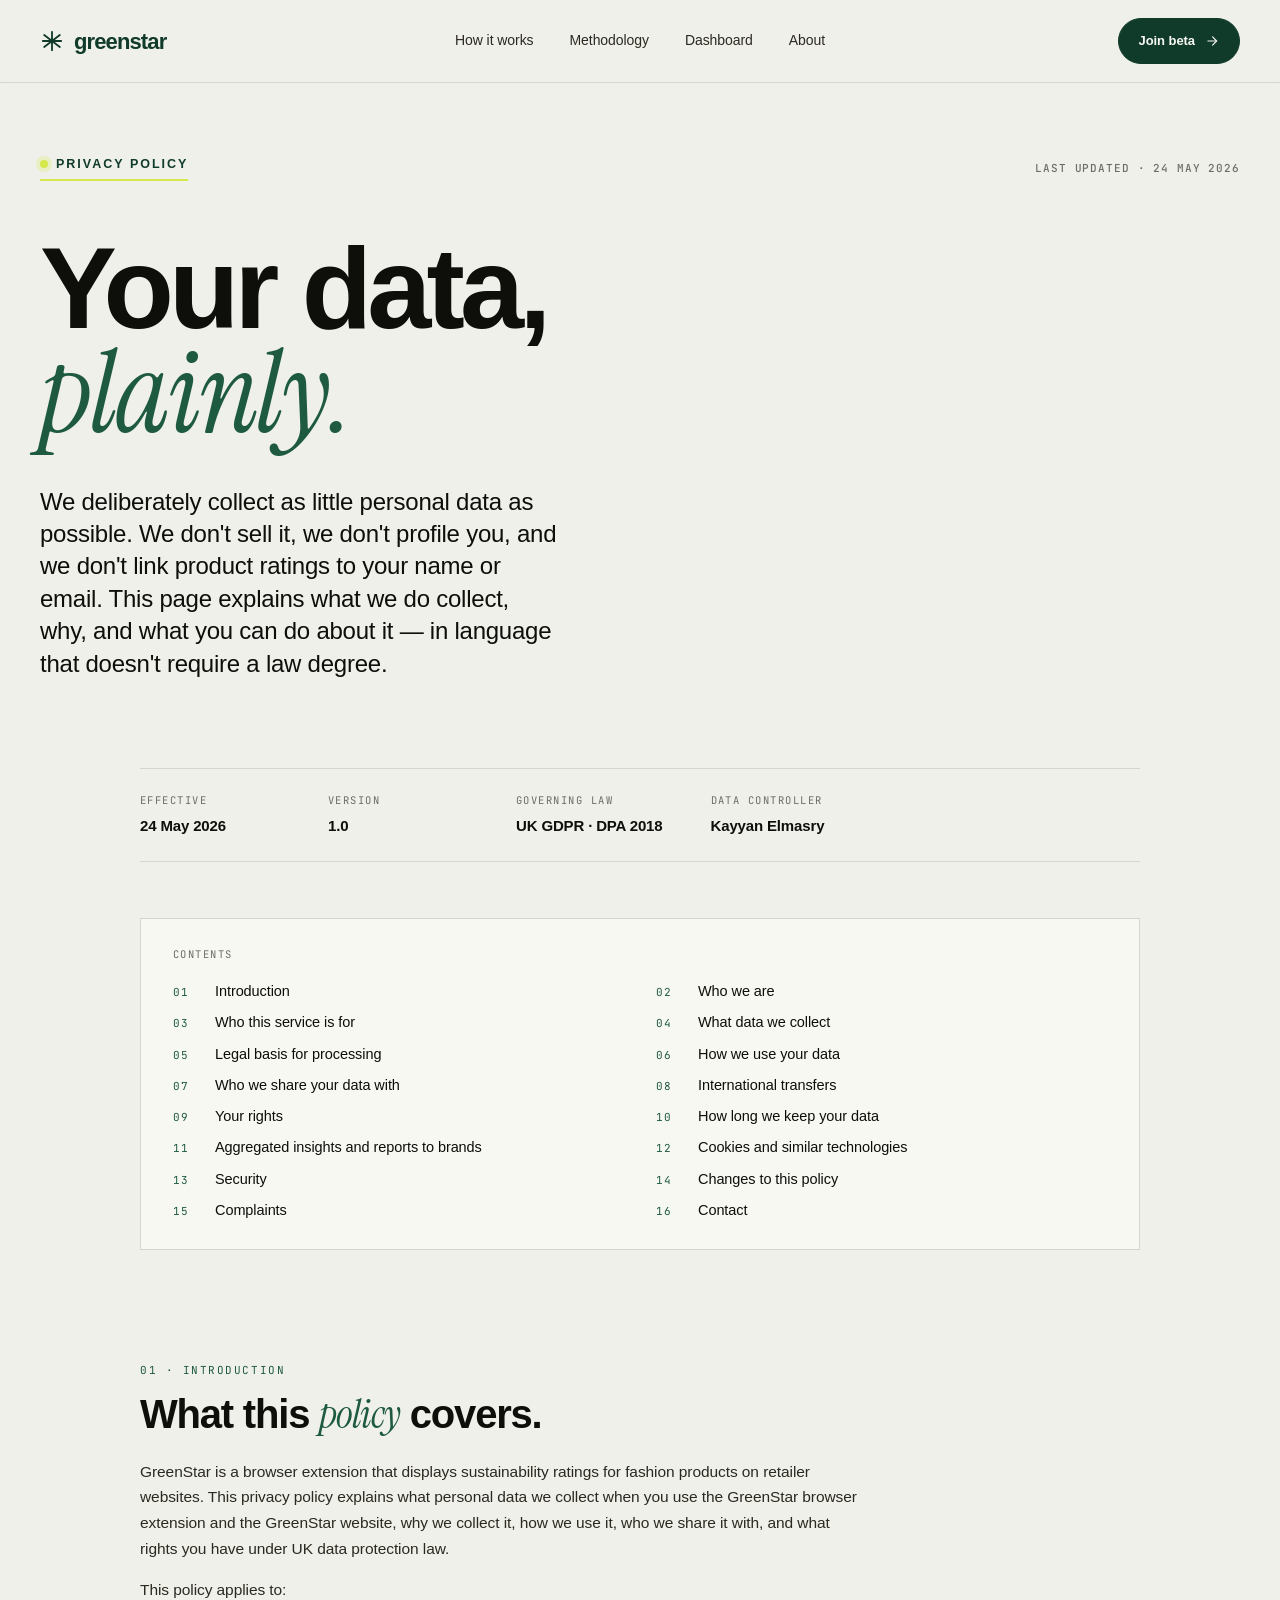
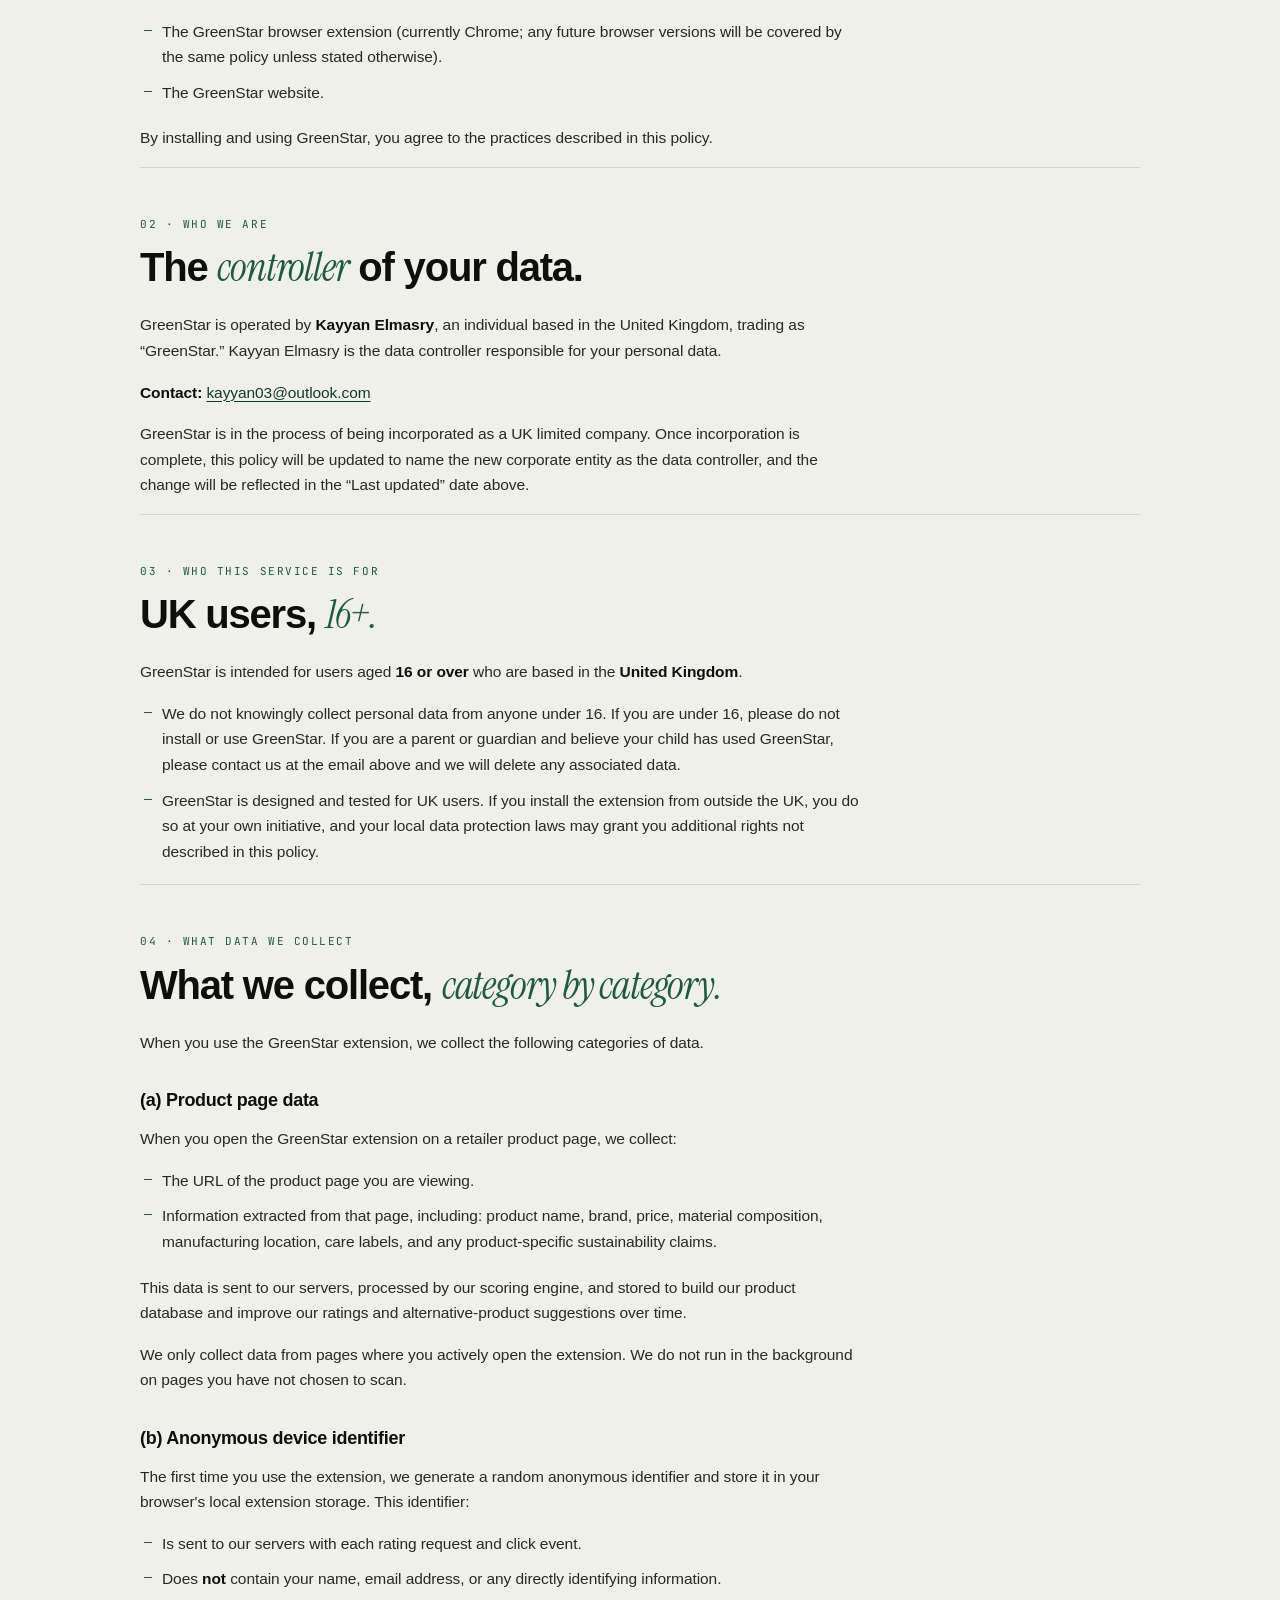
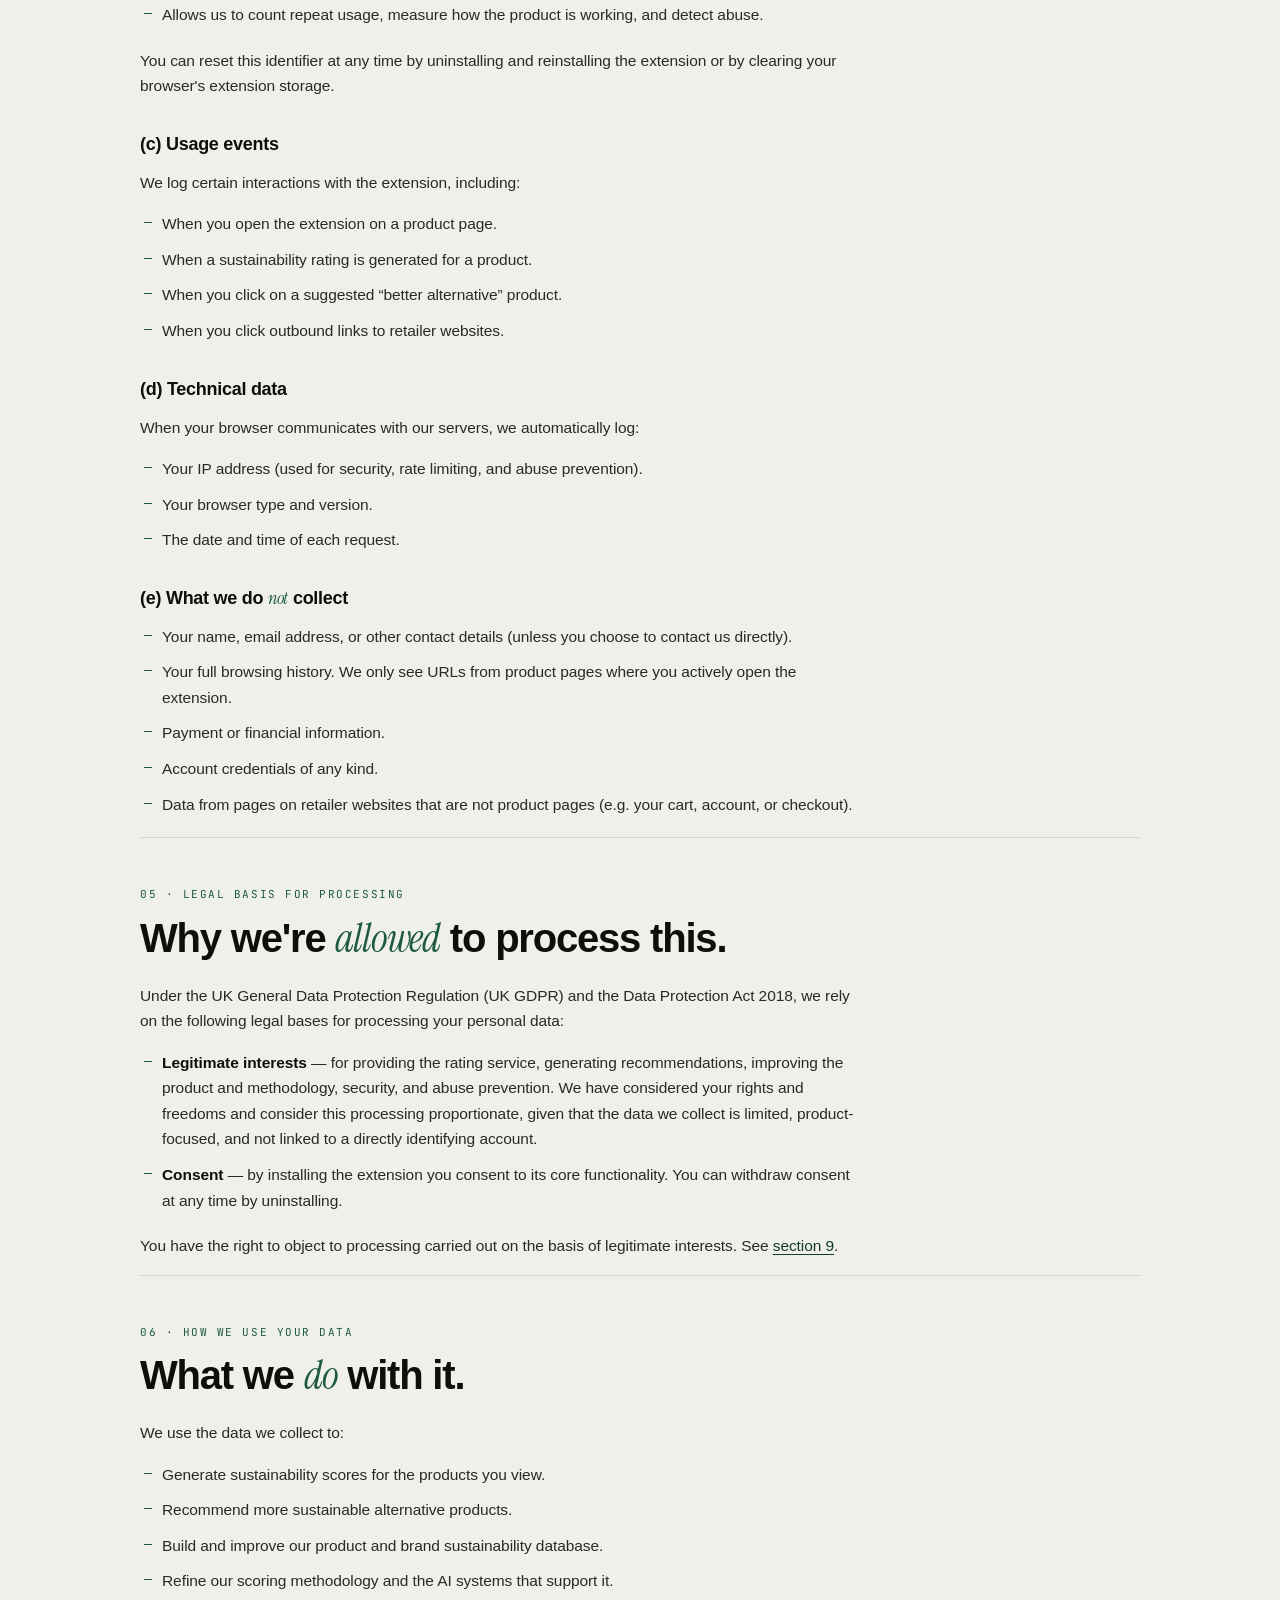
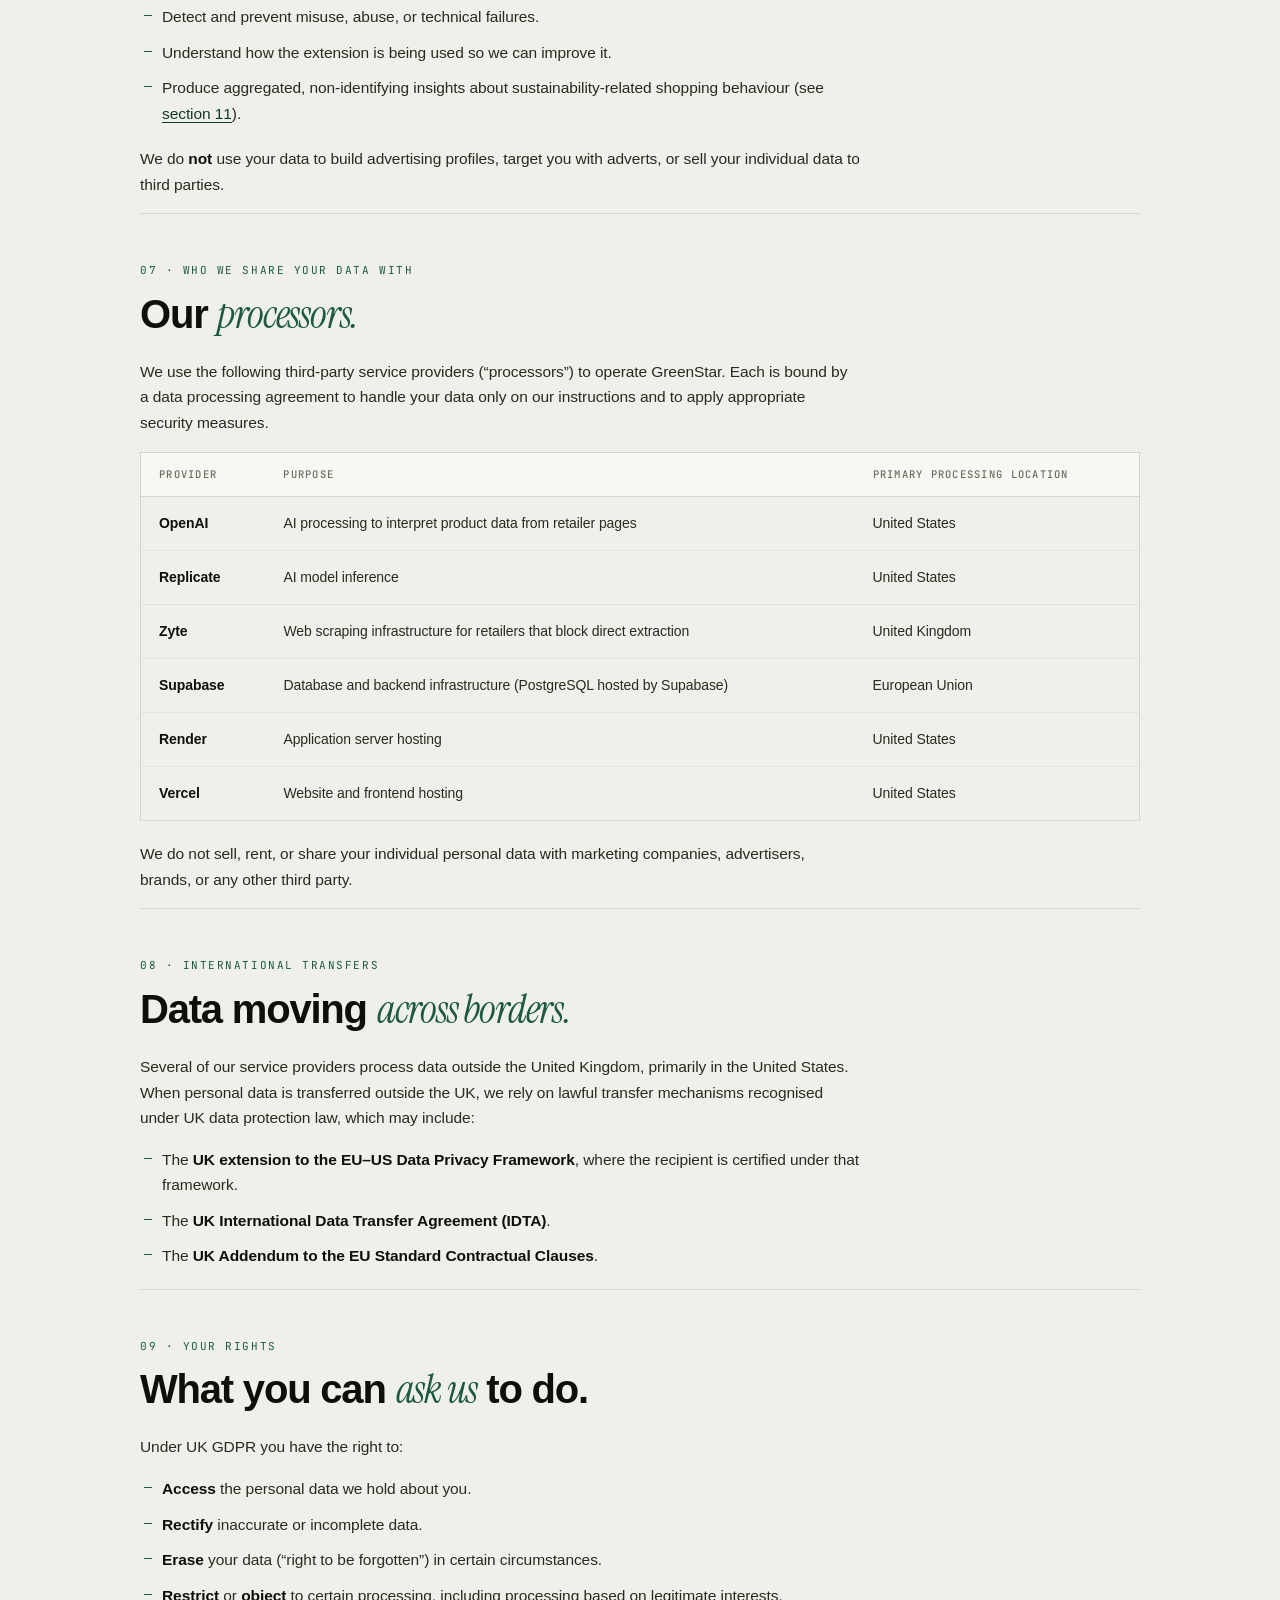
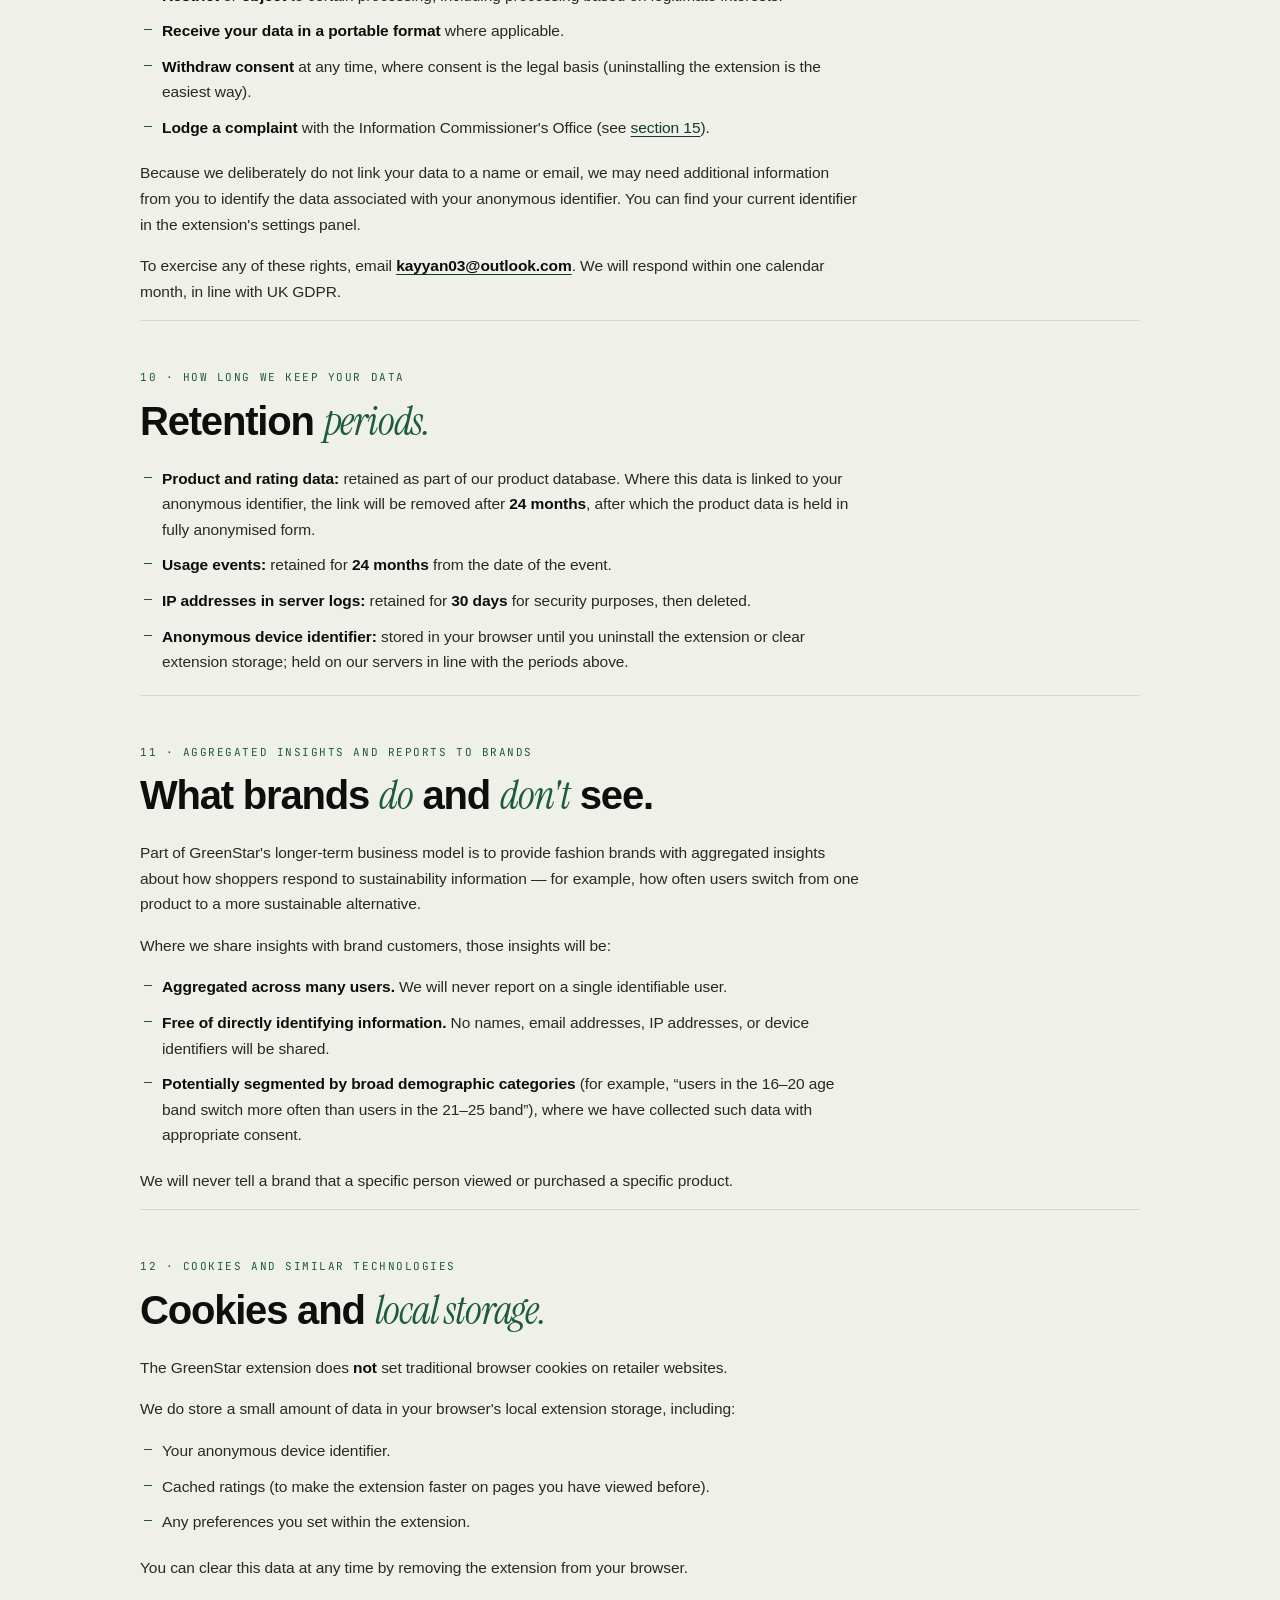
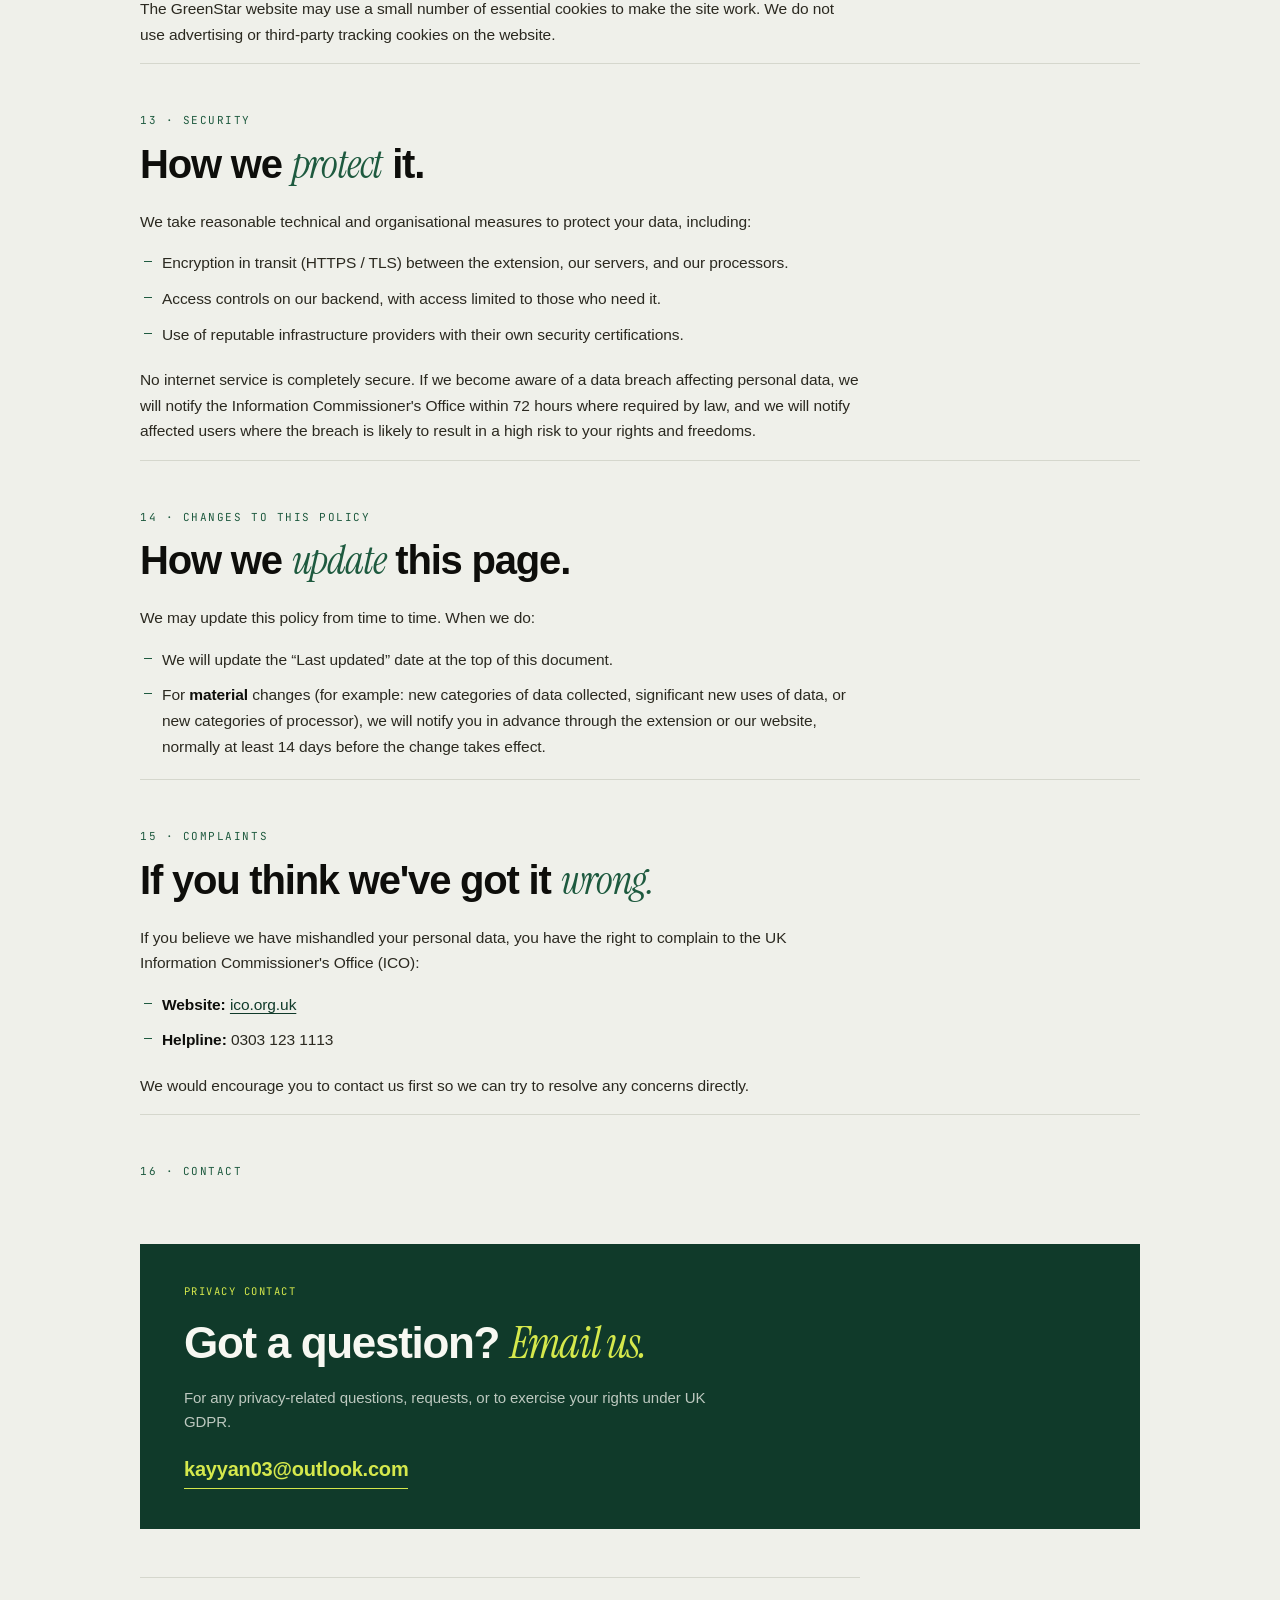
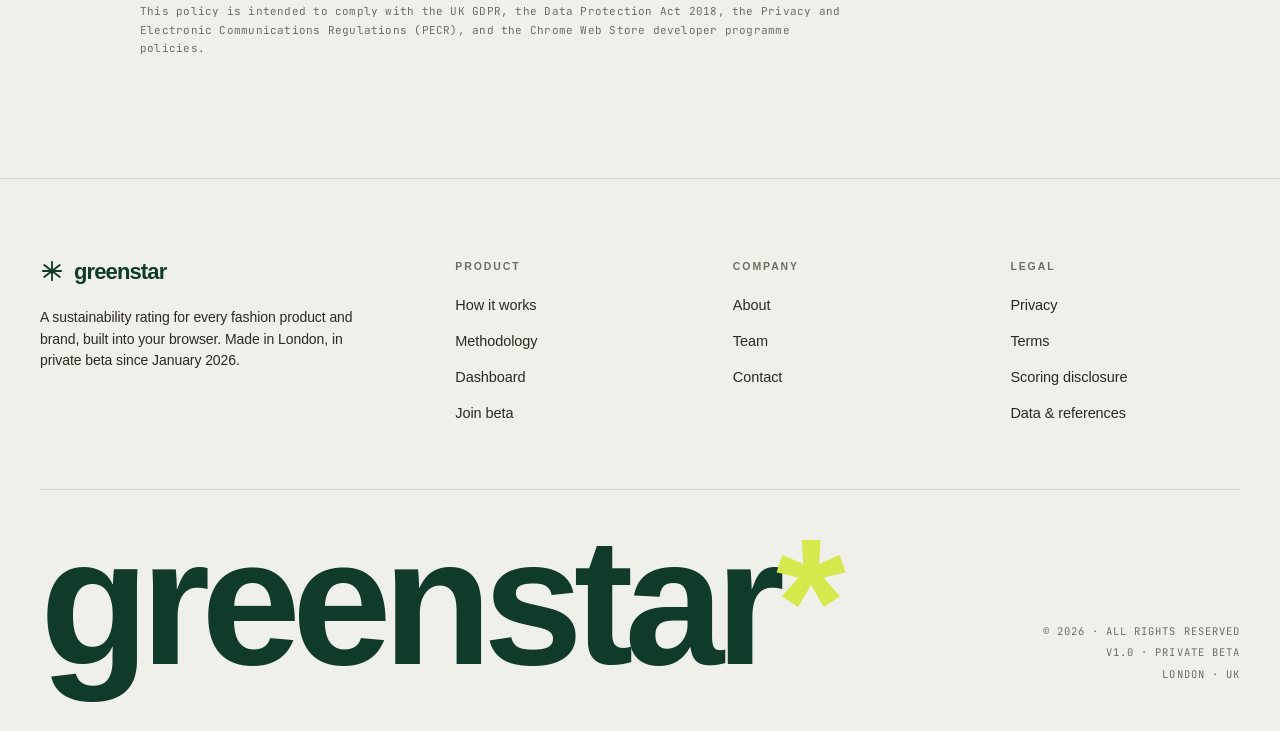
<file: privacy.html>
<!DOCTYPE html>
<html lang="en">
<head>
<meta charset="UTF-8" />
<meta name="viewport" content="width=device-width, initial-scale=1.0" />
<title>Privacy Policy — GreenStar</title>
<meta name="description" content="How GreenStar collects, uses, and protects your data. UK GDPR compliant, plainly written." />
<link rel="preconnect" href="https://fonts.googleapis.com" />
<link rel="preconnect" href="https://fonts.gstatic.com" crossorigin />
<link href="https://fonts.googleapis.com/css2?family=Archivo+Black&family=Bebas+Neue&family=Fraunces:opsz,wght@9..144,900&family=Instrument+Serif:ital@0;1&family=JetBrains+Mono:wght@400;500&family=Playfair+Display:ital,wght@0,400;0,900;1,900&display=swap" rel="stylesheet" />
<link rel="stylesheet" href="styles.css" />
<style>
  /* --- privacy-specific layout, scoped to this page --- */
  .pp-meta{
    display:flex; flex-wrap:wrap; gap: 28px 48px;
    padding:24px 0;
    border-top:1px solid var(--line);
    border-bottom:1px solid var(--line);
    margin-bottom:56px;
  }
  .pp-meta .cell{
    display:flex; flex-direction:column; gap:6px;
    min-width: 140px;
  }
  .pp-meta .lbl{
    font-family:'JetBrains Mono', monospace;
    font-size:10.5px; letter-spacing:0.14em; text-transform:uppercase;
    color:var(--muted);
  }
  .pp-meta .val{
    font-family:'Helvetica Neue', sans-serif; font-weight:700;
    font-size:15px; color:var(--ink); letter-spacing:-0.01em;
  }

  .pp-toc{
    background:var(--cream);
    border:1px solid var(--line);
    padding:28px 32px;
    margin-bottom:64px;
  }
  .pp-toc .lbl{
    font-family:'JetBrains Mono', monospace;
    font-size:10.5px; letter-spacing:0.14em; text-transform:uppercase;
    color:var(--muted);
    margin-bottom:18px;
  }
  .pp-toc ol{
    list-style:none;
    display:grid; grid-template-columns:repeat(2, 1fr);
    gap:10px 32px;
    counter-reset: toc;
  }
  @media (max-width:720px){ .pp-toc ol{ grid-template-columns:1fr;} }
  .pp-toc ol li{
    counter-increment: toc;
    display:flex; gap:14px; align-items:baseline;
    font-size:14.5px; line-height:1.4;
  }
  .pp-toc ol li::before{
    content: counter(toc, decimal-leading-zero);
    font-family:'JetBrains Mono', monospace;
    font-size:11px; color:var(--forest-2); letter-spacing:0.08em;
    flex:0 0 28px;
  }
  .pp-toc ol li a{
    color:var(--ink); text-decoration:none;
    border-bottom:1px solid transparent;
    transition: border-color .2s var(--ease), color .2s var(--ease);
  }
  .pp-toc ol li a:hover{
    color:var(--forest);
    border-bottom-color:var(--forest);
  }

  .pp-section{
    padding-top:48px;
    margin-bottom:8px;
    scroll-margin-top:80px;
  }
  .pp-section + .pp-section{
    border-top:1px solid var(--line);
  }
  .pp-section .num{
    font-family:'JetBrains Mono', monospace;
    font-size:11px; letter-spacing:0.14em; text-transform:uppercase;
    color:var(--forest-2);
    margin-bottom:14px;
    display:block;
  }
  .pp-section h2{
    font-family:'Helvetica Neue', sans-serif; font-weight:700;
    font-size: clamp(28px, 3.4vw, 40px);
    letter-spacing:-0.03em; line-height:1.05;
    margin-bottom:24px;
    max-width:760px;
  }
  .pp-section h2 em{
    font-family:'Instrument Serif', serif; font-style:italic; font-weight:400;
    color:var(--forest-2);
  }
  .pp-section h3{
    font-family:'Helvetica Neue', sans-serif; font-weight:700;
    font-size:18px; letter-spacing:-0.015em;
    margin-top:32px; margin-bottom:12px;
    color:var(--ink);
  }
  .pp-section p{
    font-size:15.5px; line-height:1.65; color:var(--ink-2);
    margin-bottom:16px;
    max-width:720px;
  }
  .pp-section p b, .pp-section li b{ font-weight:700; color:var(--ink);}
  .pp-section ul{
    list-style:none;
    margin:8px 0 20px 0;
    max-width:720px;
  }
  .pp-section ul li{
    position:relative;
    padding-left:22px;
    font-size:15.5px; line-height:1.65; color:var(--ink-2);
    margin-bottom:10px;
  }
  .pp-section ul li::before{
    content:"";
    position:absolute; left:4px; top:11px;
    width:8px; height:1px;
    background:var(--forest-2);
  }
  .pp-section a{
    color:var(--forest);
    text-decoration:underline; text-underline-offset:3px;
    text-decoration-thickness:1px;
  }
  .pp-section a:hover{ color:var(--forest-2);}

  /* processor table */
  .pp-table-wrap{
    margin:8px 0 20px 0;
    border:1px solid var(--line);
    overflow:hidden;
  }
  .pp-table{
    width:100%;
    border-collapse:collapse;
    font-size:14px;
  }
  .pp-table thead th{
    background:var(--cream);
    text-align:left;
    padding:14px 18px;
    font-family:'JetBrains Mono', monospace;
    font-size:10.5px; letter-spacing:0.12em; text-transform:uppercase;
    color:var(--muted);
    border-bottom:1px solid var(--line);
    font-weight:500;
  }
  .pp-table tbody td{
    padding:16px 18px;
    border-bottom:1px solid var(--line-soft);
    color:var(--ink-2);
    line-height:1.5;
    vertical-align:top;
  }
  .pp-table tbody tr:last-child td{ border-bottom:0;}
  .pp-table tbody td:first-child{
    font-weight:700; color:var(--ink); white-space:nowrap;
  }
  @media (max-width:600px){
    .pp-table thead{ display:none;}
    .pp-table, .pp-table tbody, .pp-table tr, .pp-table td{ display:block; width:100%;}
    .pp-table tbody tr{
      padding:18px;
      border-bottom:1px solid var(--line);
    }
    .pp-table tbody tr:last-child{ border-bottom:0;}
    .pp-table tbody td{
      padding:4px 0;
      border:0;
    }
    .pp-table tbody td:first-child{
      font-size:15px; margin-bottom:6px;
    }
    .pp-table tbody td:nth-child(2)::before{ content:"Purpose · "; color:var(--muted); font-family:'JetBrains Mono', monospace; font-size:10.5px; letter-spacing:0.12em; text-transform:uppercase;}
    .pp-table tbody td:nth-child(3)::before{ content:"Location · "; color:var(--muted); font-family:'JetBrains Mono', monospace; font-size:10.5px; letter-spacing:0.12em; text-transform:uppercase;}
  }

  /* contact card */
  .pp-contact{
    background:var(--forest); color:var(--cream);
    padding:40px 44px;
    margin-top:64px;
    display:flex; flex-direction:column; gap:20px;
  }
  .pp-contact .lbl{
    font-family:'JetBrains Mono', monospace;
    font-size:10.5px; letter-spacing:0.14em; text-transform:uppercase;
    color:var(--lime);
  }
  .pp-contact h3{
    font-family:'Helvetica Neue', sans-serif; font-weight:700;
    font-size: clamp(28px, 3.6vw, 44px);
    letter-spacing:-0.03em; line-height:1.05; color:var(--cream);
    margin:0;
  }
  .pp-contact h3 em{
    font-family:'Instrument Serif', serif; font-style:italic; font-weight:400; color:var(--lime);
  }
  .pp-contact p{
    color:rgba(247,248,242,0.75); max-width:560px; margin:0;
    line-height:1.6; font-size:15px;
  }
  .pp-contact .email{
    font-family:'Helvetica Neue', sans-serif; font-weight:700;
    font-size:20px; letter-spacing:-0.01em;
    color:var(--lime);
    border-bottom:1px solid var(--lime); padding-bottom:4px;
    text-decoration:none;
    align-self:flex-start;
    transition: color .2s var(--ease), border-color .2s var(--ease);
  }
  .pp-contact .email:hover{ color:var(--cream); border-color:var(--cream);}
  @media (max-width:600px){ .pp-contact{ padding:32px 24px;} }

  .pp-footnote{
    margin-top:48px;
    padding-top:24px;
    border-top:1px solid var(--line);
    font-family:'JetBrains Mono', monospace;
    font-size:11px; line-height:1.7; letter-spacing:0.02em;
    color:var(--muted);
    max-width:720px;
  }
</style>
</head>
<body>

<nav class="top">
  <div class="top-row">
    <a href="index.html" class="brand">
      <span class="mark"><svg viewBox="0 0 24 24" width="22" height="22" fill="none" stroke="currentColor" stroke-width="2" stroke-linecap="round"><path d="M12 2 V22 M3.5 5.5 L20.5 18.5 M2 12 H22 M3.5 18.5 L20.5 5.5"/></svg></span>
      <span class="wm">greenstar</span>
    </a>
    <div class="nav-links">
      <a href="how-it-works.html">How it works</a>
      <a href="methodology.html">Methodology</a>
      <a href="dashboard.html">Dashboard</a>
      <a href="about.html">About</a>
    </div>
    <div class="nav-cta">
      <a href="index.html#beta" class="btn btn-forest">Join beta
        <svg viewBox="0 0 24 24" fill="none" stroke="currentColor" stroke-width="2" stroke-linecap="round"><path d="M5 12h14"/><path d="m13 5 7 7-7 7"/></svg>
      </a>
      <button class="menu-trigger" aria-label="Open menu" aria-expanded="false" aria-controls="mobile-menu" type="button"><span class="bar"></span><span class="bar"></span><span class="bar"></span></button>
    </div>
  </div>
</nav>
<div class="menu-overlay" id="mobile-menu" aria-hidden="true">
  <nav aria-label="Mobile">
      <a href="how-it-works.html">How it <em>works</em></a>
      <a href="methodology.html">Methodology</a>
      <a href="dashboard.html">Dashboard</a>
      <a href="about.html">About</a>
  </nav>
  <div class="foot">
    <a class="cta" href="index.html#beta">
      <span>Join the private beta</span>
      <svg viewBox="0 0 24 24" fill="none" stroke="currentColor" stroke-width="2" stroke-linecap="round"><path d="M5 12h14"/><path d="m13 5 7 7-7 7"/></svg>
    </a>
  </div>
</div>


<!-- HERO -->
<section class="hero" style="padding:72px 0 48px;">
  <div class="wrap">
    <div class="hero-eyebrow">
      <span class="eyebrow"><span class="dot"></span>Privacy policy</span>
      <span class="mono">Last updated · 24 May 2026</span>
    </div>
    <h1 class="h-display" style="font-size:clamp(52px, 9vw, 144px);">Your data,<br/><em>plainly.</em></h1>
    <div class="hero-below" style="margin-top:40px;">
      <p class="pull">We deliberately collect as little personal data as possible. We don't sell it, we don't profile you, and we don't link product ratings to your name or email. This page explains what we do collect, why, and what you can do about it &mdash; in language that doesn't require a law degree.</p>
    </div>
  </div>
</section>

<!-- BODY -->
<section class="section" style="padding-top:40px;">
  <div class="wrap-narrow">

    <!-- META BAR -->
    <div class="pp-meta">
      <div class="cell">
        <span class="lbl">Effective</span>
        <span class="val">24 May 2026</span>
      </div>
      <div class="cell">
        <span class="lbl">Version</span>
        <span class="val">1.0</span>
      </div>
      <div class="cell">
        <span class="lbl">Governing law</span>
        <span class="val">UK GDPR &middot; DPA 2018</span>
      </div>
      <div class="cell">
        <span class="lbl">Data controller</span>
        <span class="val">Kayyan Elmasry</span>
      </div>
    </div>

    <!-- TOC -->
    <nav class="pp-toc" aria-label="Contents">
      <div class="lbl">Contents</div>
      <ol>
        <li><a href="#s1">Introduction</a></li>
        <li><a href="#s2">Who we are</a></li>
        <li><a href="#s3">Who this service is for</a></li>
        <li><a href="#s4">What data we collect</a></li>
        <li><a href="#s5">Legal basis for processing</a></li>
        <li><a href="#s6">How we use your data</a></li>
        <li><a href="#s7">Who we share your data with</a></li>
        <li><a href="#s8">International transfers</a></li>
        <li><a href="#s9">Your rights</a></li>
        <li><a href="#s10">How long we keep your data</a></li>
        <li><a href="#s11">Aggregated insights and reports to brands</a></li>
        <li><a href="#s12">Cookies and similar technologies</a></li>
        <li><a href="#s13">Security</a></li>
        <li><a href="#s14">Changes to this policy</a></li>
        <li><a href="#s15">Complaints</a></li>
        <li><a href="#s16">Contact</a></li>
      </ol>
    </nav>

    <!-- 1 -->
    <article class="pp-section" id="s1">
      <span class="num">01 &middot; Introduction</span>
      <h2>What this <em>policy</em> covers.</h2>
      <p>GreenStar is a browser extension that displays sustainability ratings for fashion products on retailer websites. This privacy policy explains what personal data we collect when you use the GreenStar browser extension and the GreenStar website, why we collect it, how we use it, who we share it with, and what rights you have under UK data protection law.</p>
      <p>This policy applies to:</p>
      <ul>
        <li>The GreenStar browser extension (currently Chrome; any future browser versions will be covered by the same policy unless stated otherwise).</li>
        <li>The GreenStar website.</li>
      </ul>
      <p>By installing and using GreenStar, you agree to the practices described in this policy.</p>
    </article>

    <!-- 2 -->
    <article class="pp-section" id="s2">
      <span class="num">02 &middot; Who we are</span>
      <h2>The <em>controller</em> of your data.</h2>
      <p>GreenStar is operated by <b>Kayyan Elmasry</b>, an individual based in the United Kingdom, trading as &ldquo;GreenStar.&rdquo; Kayyan Elmasry is the data controller responsible for your personal data.</p>
      <p><b>Contact:</b> <a href="mailto:kayyan03@outlook.com">kayyan03@outlook.com</a></p>
      <p>GreenStar is in the process of being incorporated as a UK limited company. Once incorporation is complete, this policy will be updated to name the new corporate entity as the data controller, and the change will be reflected in the &ldquo;Last updated&rdquo; date above.</p>
    </article>

    <!-- 3 -->
    <article class="pp-section" id="s3">
      <span class="num">03 &middot; Who this service is for</span>
      <h2>UK users, <em>16+.</em></h2>
      <p>GreenStar is intended for users aged <b>16 or over</b> who are based in the <b>United Kingdom</b>.</p>
      <ul>
        <li>We do not knowingly collect personal data from anyone under 16. If you are under 16, please do not install or use GreenStar. If you are a parent or guardian and believe your child has used GreenStar, please contact us at the email above and we will delete any associated data.</li>
        <li>GreenStar is designed and tested for UK users. If you install the extension from outside the UK, you do so at your own initiative, and your local data protection laws may grant you additional rights not described in this policy.</li>
      </ul>
    </article>

    <!-- 4 -->
    <article class="pp-section" id="s4">
      <span class="num">04 &middot; What data we collect</span>
      <h2>What we collect, <em>category by category.</em></h2>
      <p>When you use the GreenStar extension, we collect the following categories of data.</p>

      <h3>(a) Product page data</h3>
      <p>When you open the GreenStar extension on a retailer product page, we collect:</p>
      <ul>
        <li>The URL of the product page you are viewing.</li>
        <li>Information extracted from that page, including: product name, brand, price, material composition, manufacturing location, care labels, and any product-specific sustainability claims.</li>
      </ul>
      <p>This data is sent to our servers, processed by our scoring engine, and stored to build our product database and improve our ratings and alternative-product suggestions over time.</p>
      <p>We only collect data from pages where you actively open the extension. We do not run in the background on pages you have not chosen to scan.</p>

      <h3>(b) Anonymous device identifier</h3>
      <p>The first time you use the extension, we generate a random anonymous identifier and store it in your browser's local extension storage. This identifier:</p>
      <ul>
        <li>Is sent to our servers with each rating request and click event.</li>
        <li>Does <b>not</b> contain your name, email address, or any directly identifying information.</li>
        <li>Allows us to count repeat usage, measure how the product is working, and detect abuse.</li>
      </ul>
      <p>You can reset this identifier at any time by uninstalling and reinstalling the extension or by clearing your browser's extension storage.</p>

      <h3>(c) Usage events</h3>
      <p>We log certain interactions with the extension, including:</p>
      <ul>
        <li>When you open the extension on a product page.</li>
        <li>When a sustainability rating is generated for a product.</li>
        <li>When you click on a suggested &ldquo;better alternative&rdquo; product.</li>
        <li>When you click outbound links to retailer websites.</li>
      </ul>

      <h3>(d) Technical data</h3>
      <p>When your browser communicates with our servers, we automatically log:</p>
      <ul>
        <li>Your IP address (used for security, rate limiting, and abuse prevention).</li>
        <li>Your browser type and version.</li>
        <li>The date and time of each request.</li>
      </ul>

      <h3>(e) What we do <em style="font-family:'Instrument Serif', serif; font-style:italic; font-weight:400; color:var(--forest-2);">not</em> collect</h3>
      <ul>
        <li>Your name, email address, or other contact details (unless you choose to contact us directly).</li>
        <li>Your full browsing history. We only see URLs from product pages where you actively open the extension.</li>
        <li>Payment or financial information.</li>
        <li>Account credentials of any kind.</li>
        <li>Data from pages on retailer websites that are not product pages (e.g. your cart, account, or checkout).</li>
      </ul>
    </article>

    <!-- 5 -->
    <article class="pp-section" id="s5">
      <span class="num">05 &middot; Legal basis for processing</span>
      <h2>Why we're <em>allowed</em> to process this.</h2>
      <p>Under the UK General Data Protection Regulation (UK GDPR) and the Data Protection Act 2018, we rely on the following legal bases for processing your personal data:</p>
      <ul>
        <li><b>Legitimate interests</b> &mdash; for providing the rating service, generating recommendations, improving the product and methodology, security, and abuse prevention. We have considered your rights and freedoms and consider this processing proportionate, given that the data we collect is limited, product-focused, and not linked to a directly identifying account.</li>
        <li><b>Consent</b> &mdash; by installing the extension you consent to its core functionality. You can withdraw consent at any time by uninstalling.</li>
      </ul>
      <p>You have the right to object to processing carried out on the basis of legitimate interests. See <a href="#s9">section 9</a>.</p>
    </article>

    <!-- 6 -->
    <article class="pp-section" id="s6">
      <span class="num">06 &middot; How we use your data</span>
      <h2>What we <em>do</em> with it.</h2>
      <p>We use the data we collect to:</p>
      <ul>
        <li>Generate sustainability scores for the products you view.</li>
        <li>Recommend more sustainable alternative products.</li>
        <li>Build and improve our product and brand sustainability database.</li>
        <li>Refine our scoring methodology and the AI systems that support it.</li>
        <li>Detect and prevent misuse, abuse, or technical failures.</li>
        <li>Understand how the extension is being used so we can improve it.</li>
        <li>Produce aggregated, non-identifying insights about sustainability-related shopping behaviour (see <a href="#s11">section 11</a>).</li>
      </ul>
      <p>We do <b>not</b> use your data to build advertising profiles, target you with adverts, or sell your individual data to third parties.</p>
    </article>

    <!-- 7 -->
    <article class="pp-section" id="s7">
      <span class="num">07 &middot; Who we share your data with</span>
      <h2>Our <em>processors.</em></h2>
      <p>We use the following third-party service providers (&ldquo;processors&rdquo;) to operate GreenStar. Each is bound by a data processing agreement to handle your data only on our instructions and to apply appropriate security measures.</p>

      <div class="pp-table-wrap">
        <table class="pp-table">
          <thead>
            <tr>
              <th>Provider</th>
              <th>Purpose</th>
              <th>Primary processing location</th>
            </tr>
          </thead>
          <tbody>
            <tr>
              <td>OpenAI</td>
              <td>AI processing to interpret product data from retailer pages</td>
              <td>United States</td>
            </tr>
            <tr>
              <td>Replicate</td>
              <td>AI model inference</td>
              <td>United States</td>
            </tr>
            <tr>
              <td>Zyte</td>
              <td>Web scraping infrastructure for retailers that block direct extraction</td>
              <td>United Kingdom</td>
            </tr>
            <tr>
              <td>Supabase</td>
              <td>Database and backend infrastructure (PostgreSQL hosted by Supabase)</td>
              <td>European Union</td>
            </tr>
            <tr>
              <td>Render</td>
              <td>Application server hosting</td>
              <td>United States</td>
            </tr>
            <tr>
              <td>Vercel</td>
              <td>Website and frontend hosting</td>
              <td>United States</td>
            </tr>
          </tbody>
        </table>
      </div>

      <p>We do not sell, rent, or share your individual personal data with marketing companies, advertisers, brands, or any other third party.</p>
    </article>

    <!-- 8 -->
    <article class="pp-section" id="s8">
      <span class="num">08 &middot; International transfers</span>
      <h2>Data moving <em>across borders.</em></h2>
      <p>Several of our service providers process data outside the United Kingdom, primarily in the United States. When personal data is transferred outside the UK, we rely on lawful transfer mechanisms recognised under UK data protection law, which may include:</p>
      <ul>
        <li>The <b>UK extension to the EU&ndash;US Data Privacy Framework</b>, where the recipient is certified under that framework.</li>
        <li>The <b>UK International Data Transfer Agreement (IDTA)</b>.</li>
        <li>The <b>UK Addendum to the EU Standard Contractual Clauses</b>.</li>
      </ul>
    </article>

    <!-- 9 -->
    <article class="pp-section" id="s9">
      <span class="num">09 &middot; Your rights</span>
      <h2>What you can <em>ask us</em> to do.</h2>
      <p>Under UK GDPR you have the right to:</p>
      <ul>
        <li><b>Access</b> the personal data we hold about you.</li>
        <li><b>Rectify</b> inaccurate or incomplete data.</li>
        <li><b>Erase</b> your data (&ldquo;right to be forgotten&rdquo;) in certain circumstances.</li>
        <li><b>Restrict</b> or <b>object</b> to certain processing, including processing based on legitimate interests.</li>
        <li><b>Receive your data in a portable format</b> where applicable.</li>
        <li><b>Withdraw consent</b> at any time, where consent is the legal basis (uninstalling the extension is the easiest way).</li>
        <li><b>Lodge a complaint</b> with the Information Commissioner's Office (see <a href="#s15">section 15</a>).</li>
      </ul>
      <p>Because we deliberately do not link your data to a name or email, we may need additional information from you to identify the data associated with your anonymous identifier. You can find your current identifier in the extension's settings panel.</p>
      <p>To exercise any of these rights, email <a href="mailto:kayyan03@outlook.com"><b>kayyan03@outlook.com</b></a>. We will respond within one calendar month, in line with UK GDPR.</p>
    </article>

    <!-- 10 -->
    <article class="pp-section" id="s10">
      <span class="num">10 &middot; How long we keep your data</span>
      <h2>Retention <em>periods.</em></h2>
      <ul>
        <li><b>Product and rating data:</b> retained as part of our product database. Where this data is linked to your anonymous identifier, the link will be removed after <b>24 months</b>, after which the product data is held in fully anonymised form.</li>
        <li><b>Usage events:</b> retained for <b>24 months</b> from the date of the event.</li>
        <li><b>IP addresses in server logs:</b> retained for <b>30 days</b> for security purposes, then deleted.</li>
        <li><b>Anonymous device identifier:</b> stored in your browser until you uninstall the extension or clear extension storage; held on our servers in line with the periods above.</li>
      </ul>
    </article>

    <!-- 11 -->
    <article class="pp-section" id="s11">
      <span class="num">11 &middot; Aggregated insights and reports to brands</span>
      <h2>What brands <em>do</em> and <em>don't</em> see.</h2>
      <p>Part of GreenStar's longer-term business model is to provide fashion brands with aggregated insights about how shoppers respond to sustainability information &mdash; for example, how often users switch from one product to a more sustainable alternative.</p>
      <p>Where we share insights with brand customers, those insights will be:</p>
      <ul>
        <li><b>Aggregated across many users.</b> We will never report on a single identifiable user.</li>
        <li><b>Free of directly identifying information.</b> No names, email addresses, IP addresses, or device identifiers will be shared.</li>
        <li><b>Potentially segmented by broad demographic categories</b> (for example, &ldquo;users in the 16&ndash;20 age band switch more often than users in the 21&ndash;25 band&rdquo;), where we have collected such data with appropriate consent.</li>
      </ul>
      <p>We will never tell a brand that a specific person viewed or purchased a specific product.</p>
    </article>

    <!-- 12 -->
    <article class="pp-section" id="s12">
      <span class="num">12 &middot; Cookies and similar technologies</span>
      <h2>Cookies and <em>local storage.</em></h2>
      <p>The GreenStar extension does <b>not</b> set traditional browser cookies on retailer websites.</p>
      <p>We do store a small amount of data in your browser's local extension storage, including:</p>
      <ul>
        <li>Your anonymous device identifier.</li>
        <li>Cached ratings (to make the extension faster on pages you have viewed before).</li>
        <li>Any preferences you set within the extension.</li>
      </ul>
      <p>You can clear this data at any time by removing the extension from your browser.</p>
      <p>The GreenStar website may use a small number of essential cookies to make the site work. We do not use advertising or third-party tracking cookies on the website.</p>
    </article>

    <!-- 13 -->
    <article class="pp-section" id="s13">
      <span class="num">13 &middot; Security</span>
      <h2>How we <em>protect</em> it.</h2>
      <p>We take reasonable technical and organisational measures to protect your data, including:</p>
      <ul>
        <li>Encryption in transit (HTTPS / TLS) between the extension, our servers, and our processors.</li>
        <li>Access controls on our backend, with access limited to those who need it.</li>
        <li>Use of reputable infrastructure providers with their own security certifications.</li>
      </ul>
      <p>No internet service is completely secure. If we become aware of a data breach affecting personal data, we will notify the Information Commissioner's Office within 72 hours where required by law, and we will notify affected users where the breach is likely to result in a high risk to your rights and freedoms.</p>
    </article>

    <!-- 14 -->
    <article class="pp-section" id="s14">
      <span class="num">14 &middot; Changes to this policy</span>
      <h2>How we <em>update</em> this page.</h2>
      <p>We may update this policy from time to time. When we do:</p>
      <ul>
        <li>We will update the &ldquo;Last updated&rdquo; date at the top of this document.</li>
        <li>For <b>material</b> changes (for example: new categories of data collected, significant new uses of data, or new categories of processor), we will notify you in advance through the extension or our website, normally at least 14 days before the change takes effect.</li>
      </ul>
    </article>

    <!-- 15 -->
    <article class="pp-section" id="s15">
      <span class="num">15 &middot; Complaints</span>
      <h2>If you think we've got it <em>wrong.</em></h2>
      <p>If you believe we have mishandled your personal data, you have the right to complain to the UK Information Commissioner's Office (ICO):</p>
      <ul>
        <li><b>Website:</b> <a href="https://ico.org.uk" target="_blank" rel="noopener">ico.org.uk</a></li>
        <li><b>Helpline:</b> 0303 123 1113</li>
      </ul>
      <p>We would encourage you to contact us first so we can try to resolve any concerns directly.</p>
    </article>

    <!-- 16 / contact card -->
    <article class="pp-section" id="s16" style="border-top:1px solid var(--line);">
      <span class="num">16 &middot; Contact</span>
      <div class="pp-contact">
        <span class="lbl">Privacy contact</span>
        <h3>Got a question? <em>Email us.</em></h3>
        <p>For any privacy-related questions, requests, or to exercise your rights under UK GDPR.</p>
        <a class="email" href="mailto:kayyan03@outlook.com">kayyan03@outlook.com</a>
      </div>
    </article>

    <p class="pp-footnote">This policy is intended to comply with the UK GDPR, the Data Protection Act 2018, the Privacy and Electronic Communications Regulations (PECR), and the Chrome Web Store developer programme policies.</p>

  </div>
</section>

<!-- FOOTER -->
<footer>
  <div class="wrap">
    <div class="foot-top">
      <div class="foot-brand">
        <a href="index.html" class="brand">
          <span class="mark"><svg viewBox="0 0 24 24" width="22" height="22" fill="none" stroke="currentColor" stroke-width="2" stroke-linecap="round"><path d="M12 2 V22 M3.5 5.5 L20.5 18.5 M2 12 H22 M3.5 18.5 L20.5 5.5"/></svg></span>
          <span class="wm">greenstar</span>
        </a>
        <p>A sustainability rating for every fashion product and brand, built into your browser. Made in London, in private beta since January 2026.</p>
      </div>
      <div class="foot-col">
        <h5>Product</h5>
        <ul>
          <li><a href="how-it-works.html">How it works</a></li>
          <li><a href="methodology.html">Methodology</a></li>
          <li><a href="dashboard.html">Dashboard</a></li>
          <li><a href="index.html#beta">Join beta</a></li>
        </ul>
      </div>
      <div class="foot-col">
        <h5>Company</h5>
        <ul>
          <li><a href="about.html">About</a></li>
          <li><a href="about.html#team">Team</a></li>
          <li><a href="about.html#contact">Contact</a></li>
        </ul>
      </div>
      <div class="foot-col">
        <h5>Legal</h5>
        <ul>
          <li><a href="privacy.html">Privacy</a></li>
          <li><a href="terms.html">Terms</a></li>
          <li><a href="methodology.html">Scoring disclosure</a></li>
          <li><a href="references.html">Data &amp; references</a></li>
        </ul>
      </div>
    </div>
    <div class="foot-base">
      <div class="big-wm">greenstar<span>*</span></div>
      <div class="foot-mini">
        <span>&copy; 2026 &middot; All rights reserved</span>
        <span>V1.0 &middot; Private Beta</span>
        <span>London &middot; UK</span>
      </div>
    </div>
  </div>
</footer>

<script>
  (function(){
    var body = document.body, btn = document.querySelector('.menu-trigger'), overlay = document.querySelector('.menu-overlay');
    if(!btn || !overlay) return;
    function setOpen(open){
      body.classList.toggle('menu-open', open);
      btn.setAttribute('aria-expanded', open ? 'true' : 'false');
      overlay.setAttribute('aria-hidden', open ? 'false' : 'true');
    }
    btn.addEventListener('click', function(){ setOpen(!body.classList.contains('menu-open')); });
    overlay.addEventListener('click', function(e){ if(e.target.tagName === 'A') setOpen(false); });
    document.addEventListener('keydown', function(e){ if(e.key === 'Escape') setOpen(false); });
    // close if viewport widens past mobile breakpoint
    var mq = window.matchMedia('(min-width: 821px)');
    mq.addEventListener('change', function(e){ if(e.matches) setOpen(false); });
  })();
</script>

</body>
</html>
</file>
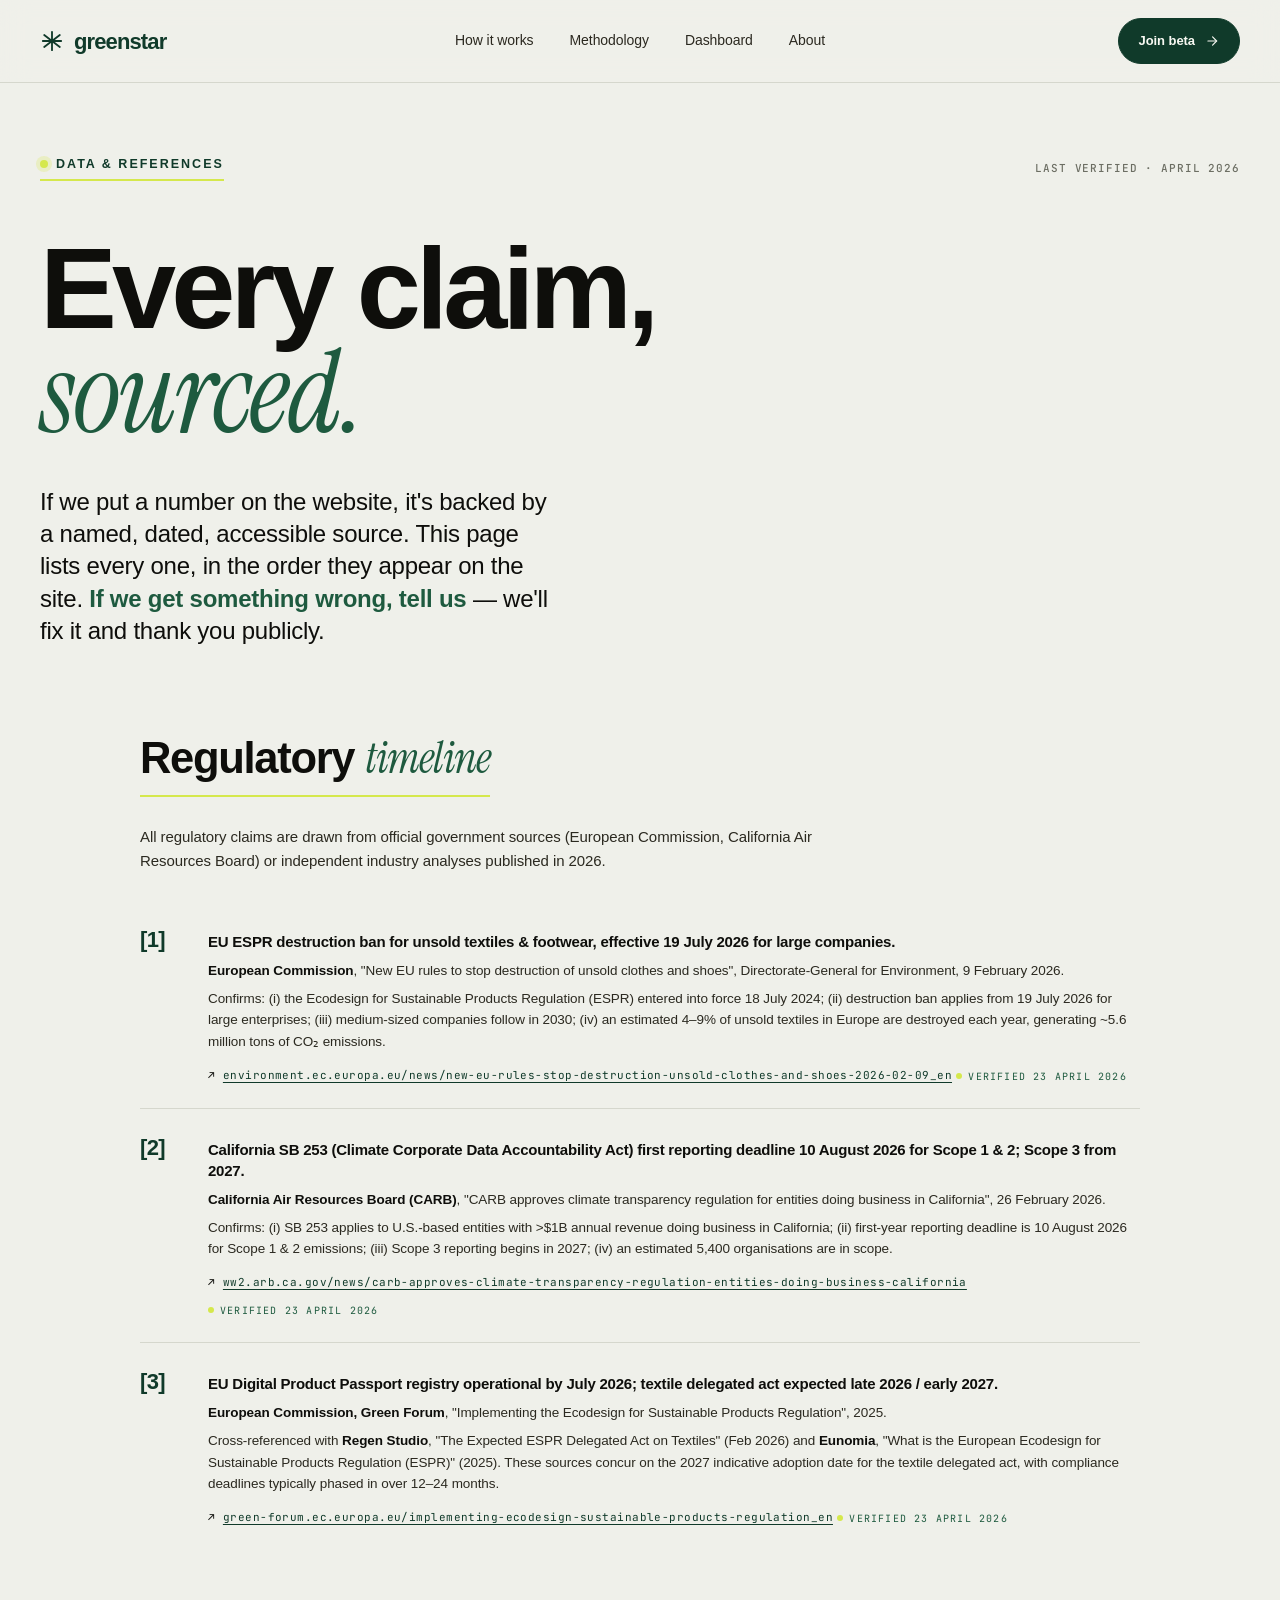
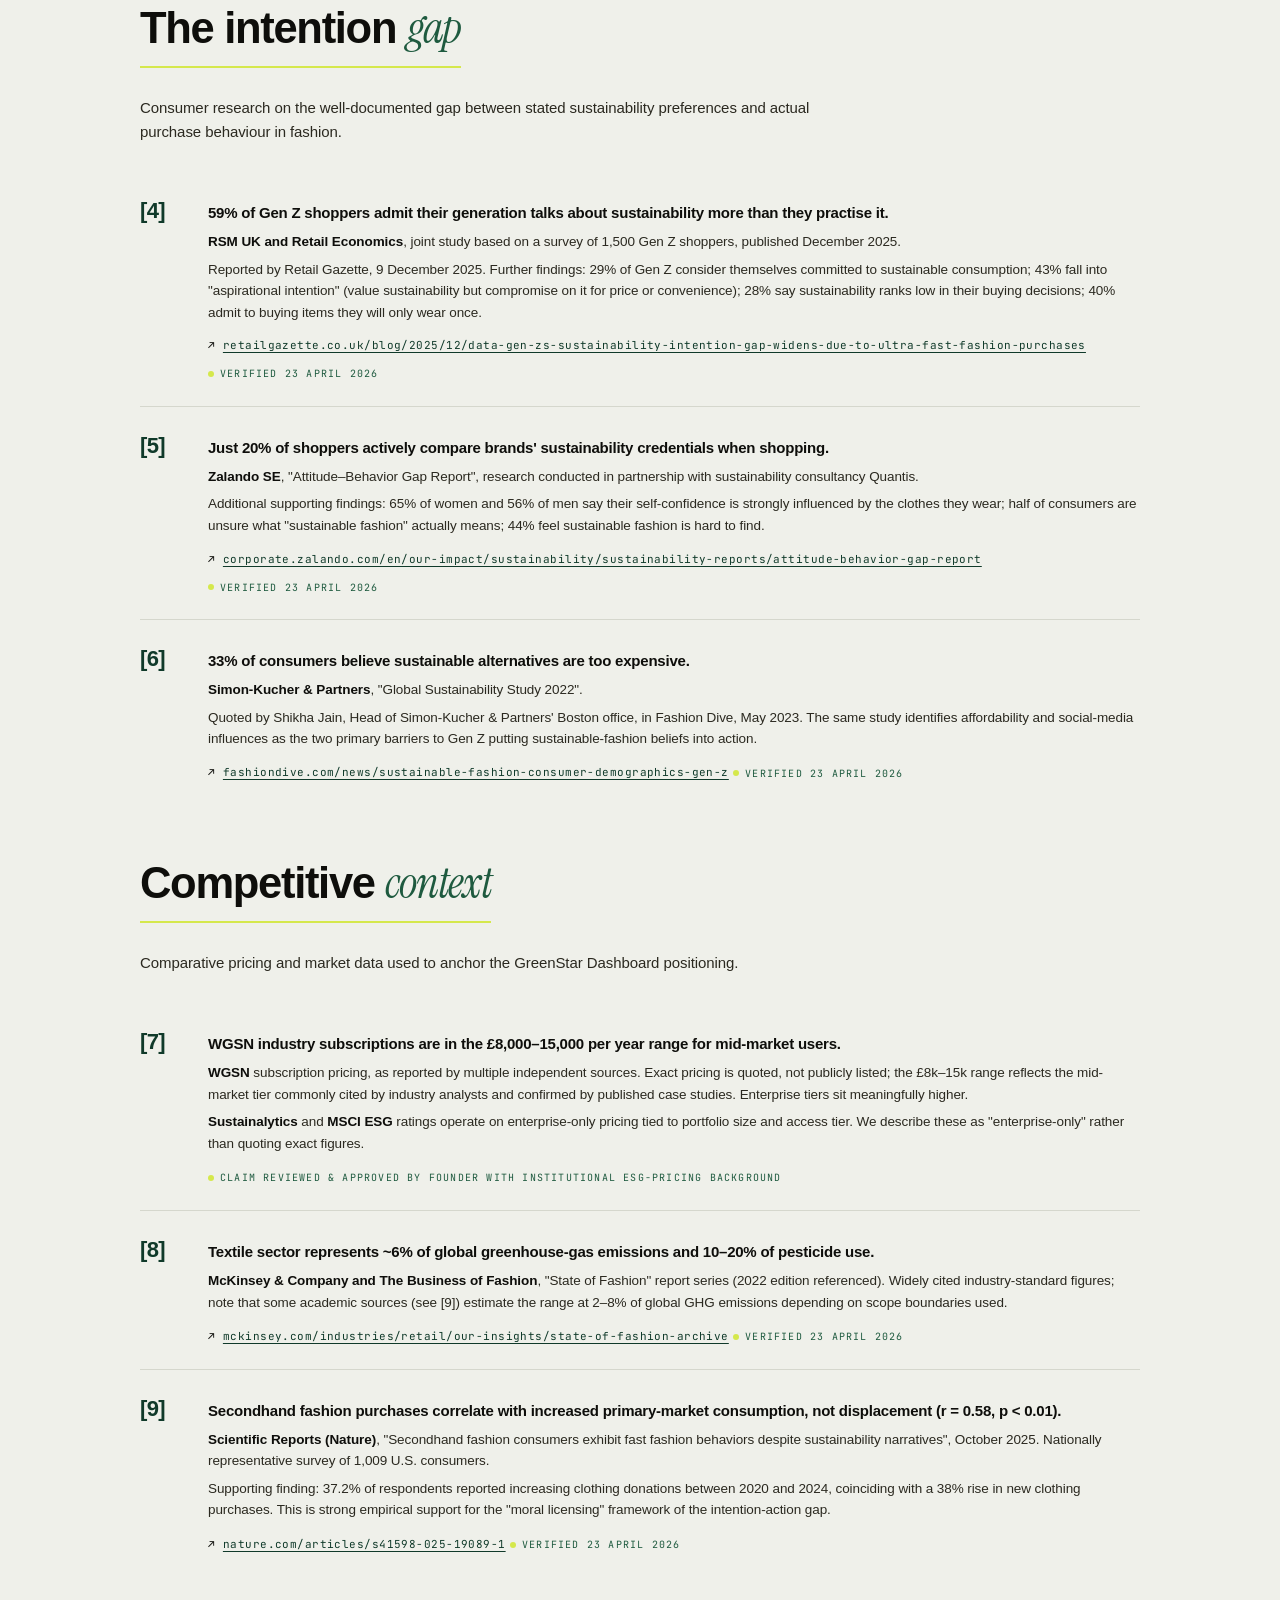
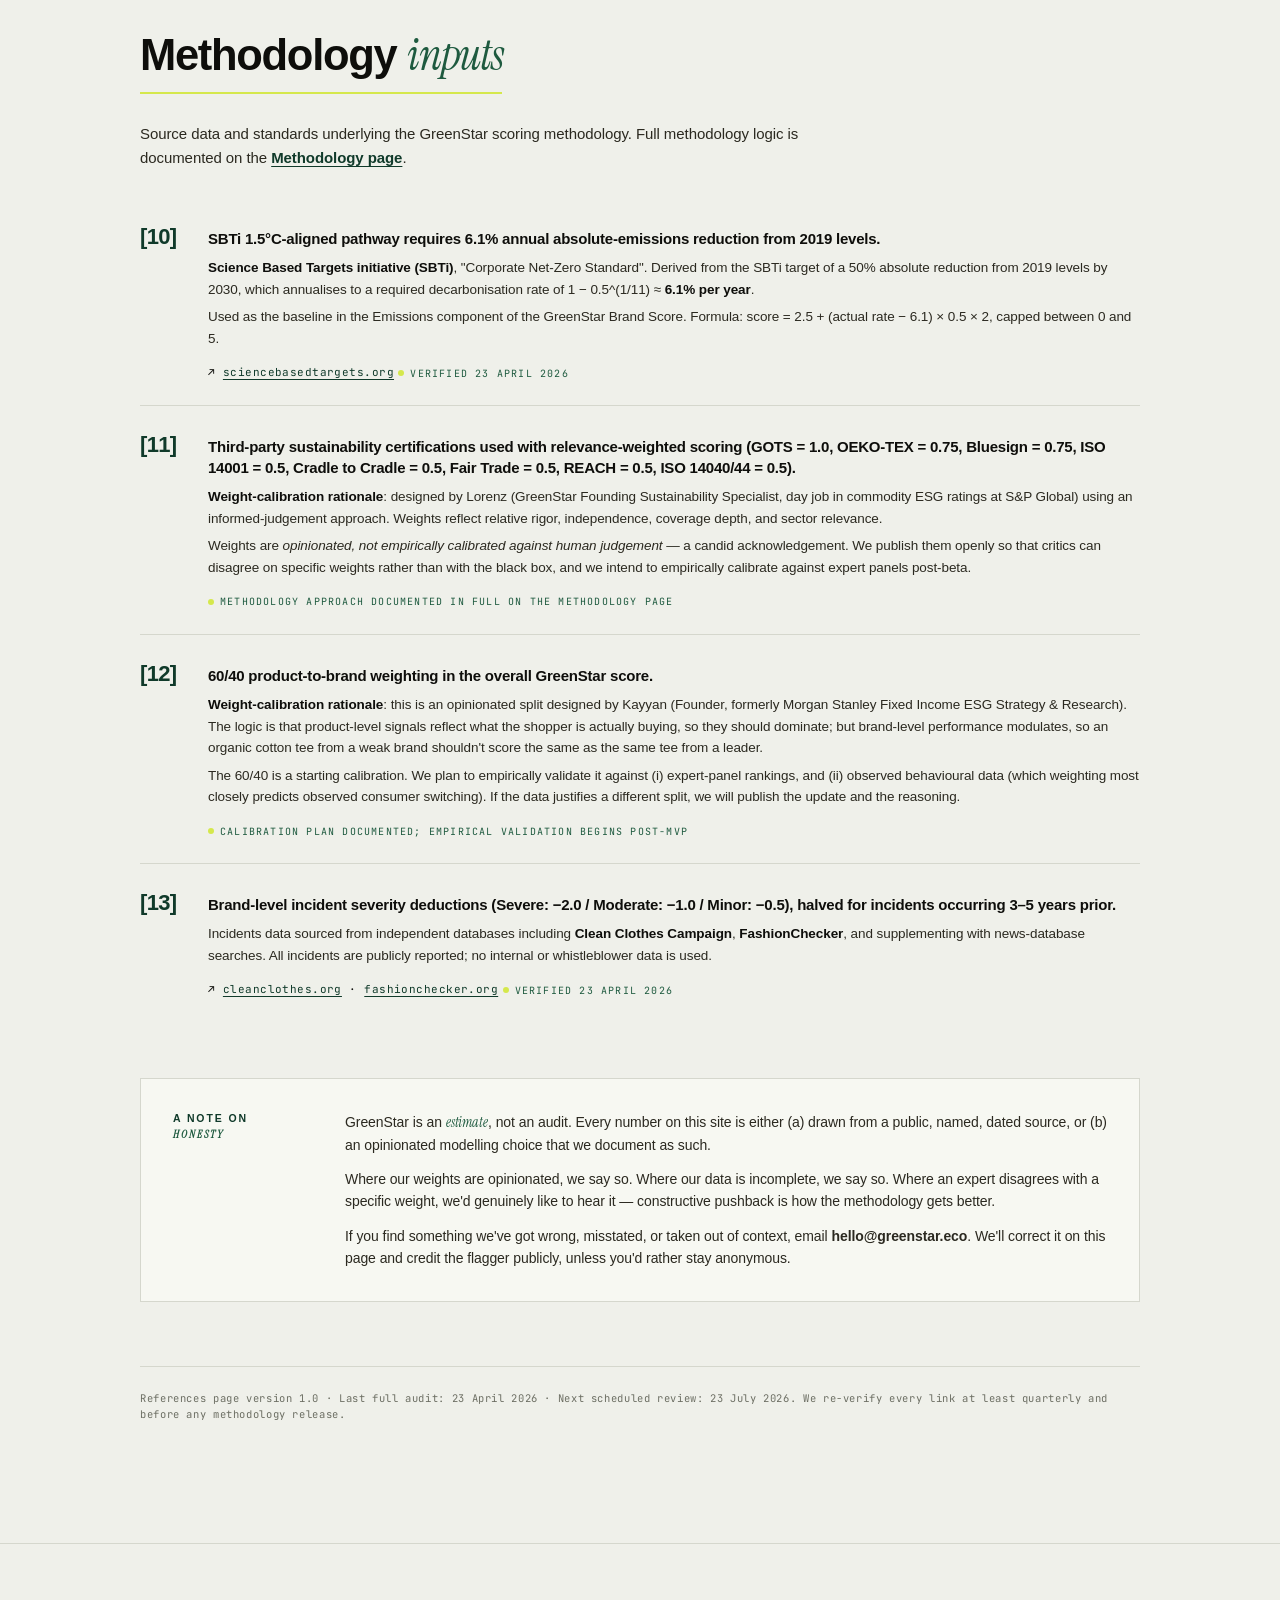
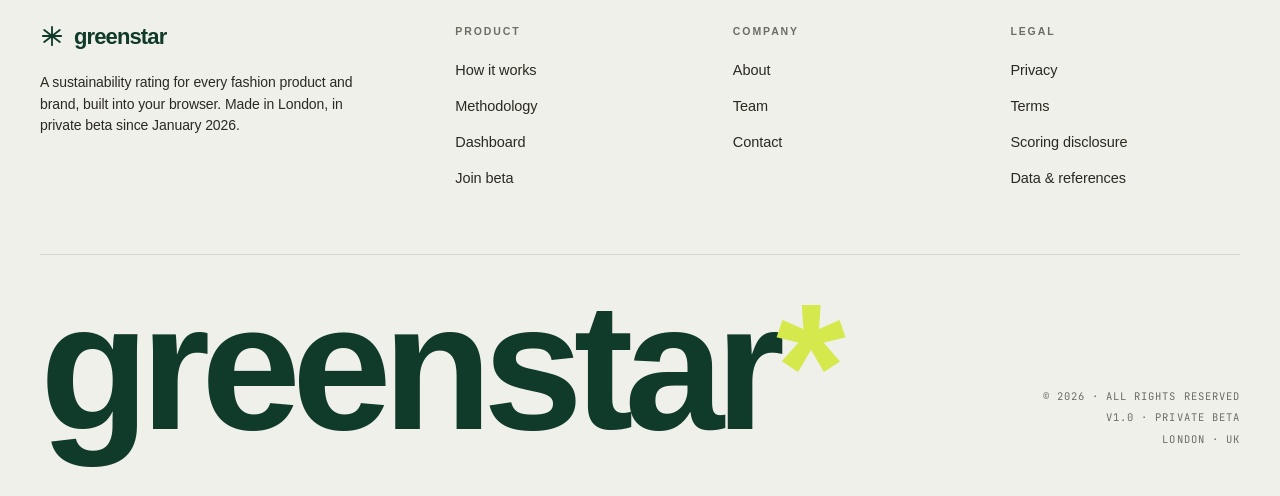
<file: references.html>
<!DOCTYPE html>
<html lang="en">
<head>
<meta charset="UTF-8" />
<meta name="viewport" content="width=device-width, initial-scale=1.0" />
<title>Data &amp; References — GreenStar</title>
<meta name="description" content="Full citations for every regulatory timeline, statistic, and methodology claim on the GreenStar website." />
<link rel="preconnect" href="https://fonts.googleapis.com" />
<link rel="preconnect" href="https://fonts.gstatic.com" crossorigin />
<link href="https://fonts.googleapis.com/css2?family=Archivo+Black&family=Bebas+Neue&family=Fraunces:opsz,wght@9..144,900&family=Instrument+Serif:ital@0;1&family=JetBrains+Mono:wght@400;500&family=Playfair+Display:ital,wght@0,400;0,900;1,900&display=swap" rel="stylesheet" />
<link rel="stylesheet" href="styles.css" />
<style>
  .ref-section{ margin-bottom:56px;}
  .ref-section h2{
    font-family:'Helvetica Neue', sans-serif; font-weight:700;
    font-size: clamp(30px, 3.4vw, 44px); letter-spacing:-0.03em; line-height:1.05;
    margin-bottom:8px;
    padding-bottom:14px;
    border-bottom:2px solid var(--lime);
    display:inline-block;
  }
  .ref-section h2 em{
    font-family:'Instrument Serif', serif; font-style:italic; font-weight:400;
    color:var(--forest-2);
  }
  .ref-section .ref-lead{
    font-size:15px; color:var(--ink-2); line-height:1.6;
    margin-top:20px; margin-bottom:28px; max-width:720px;
  }
  .ref-list{ list-style:none;}
  .ref-list li{
    display:grid; grid-template-columns: 48px 1fr;
    gap:20px; align-items:baseline;
    padding:22px 0;
    border-bottom:1px solid var(--line);
  }
  .ref-list li:last-child{ border-bottom:0;}
  .ref-list .num{
    font-family:'Helvetica Neue', sans-serif; font-weight:700;
    font-size:22px; letter-spacing:-0.03em;
    color:var(--forest);
  }
  .ref-list .body .claim{
    font-family:'Helvetica Neue', sans-serif; font-weight:700;
    font-size:15px; letter-spacing:-0.015em;
    color:var(--ink);
    margin-bottom:8px;
    line-height:1.4;
  }
  .ref-list .body .src{
    font-size:13.5px; line-height:1.6; color:var(--ink-2);
    margin-bottom:6px;
  }
  .ref-list .body .src b{ font-weight:700; color:var(--ink);}
  .ref-list .body .link{
    font-family:'JetBrains Mono', monospace;
    font-size:11px; letter-spacing:0.04em;
    margin-top:8px;
    display:inline-block;
  }
  .ref-list .body .link a{
    color:var(--forest);
    text-decoration:underline; text-underline-offset:3px;
    word-break:break-all;
  }
  .ref-list .body .link a:hover{ color:var(--forest-2);}
  .ref-list .body .verified{
    font-family:'JetBrains Mono', monospace;
    font-size:10px; letter-spacing:0.12em; text-transform:uppercase;
    color:var(--forest-2);
    margin-top:10px;
    display:inline-flex; align-items:center; gap:6px;
  }
  .ref-list .body .verified::before{
    content:""; width:6px; height:6px; border-radius:50%; background:var(--lime);
  }
  .method-note{
    background:var(--cream); border:1px solid var(--line);
    padding:32px; margin-top:32px;
    display:grid; grid-template-columns: 140px 1fr;
    gap:32px; align-items:start;
  }
  @media (max-width:720px){ .method-note{ grid-template-columns:1fr; gap:14px; padding:22px;}}
  .method-note .tag{
    font-family:'Helvetica Neue', sans-serif; font-weight:700;
    font-size:10.5px; letter-spacing:0.18em; text-transform:uppercase;
    color:var(--forest);
  }
  .method-note p{ font-size:14px; color:var(--ink-2); line-height:1.6;}
  .method-note p + p{ margin-top:12px;}
  .method-note em{ font-family:'Instrument Serif', serif; font-style:italic; color:var(--forest-2);}
</style>
</head>
<body>

<nav class="top">
  <div class="top-row">
    <a href="index.html" class="brand">
      <span class="mark"><svg viewBox="0 0 24 24" width="22" height="22" fill="none" stroke="currentColor" stroke-width="2" stroke-linecap="round"><path d="M12 2 V22 M3.5 5.5 L20.5 18.5 M2 12 H22 M3.5 18.5 L20.5 5.5"/></svg></span>
      <span class="wm">greenstar</span>
    </a>
    <div class="nav-links">
      <a href="how-it-works.html">How it works</a>
      <a href="methodology.html">Methodology</a>
      <a href="dashboard.html">Dashboard</a>
      <a href="about.html">About</a>
    </div>
    <div class="nav-cta">
      <a href="index.html#beta" class="btn btn-forest">Join beta
        <svg viewBox="0 0 24 24" fill="none" stroke="currentColor" stroke-width="2" stroke-linecap="round"><path d="M5 12h14"/><path d="m13 5 7 7-7 7"/></svg>
      </a>
      <button class="menu-trigger" aria-label="Open menu" aria-expanded="false" aria-controls="mobile-menu" type="button"><span class="bar"></span><span class="bar"></span><span class="bar"></span></button>
    </div>
  </div>
</nav>
<div class="menu-overlay" id="mobile-menu" aria-hidden="true">
  <nav aria-label="Mobile">
      <a href="how-it-works.html">How it <em>works</em></a>
      <a href="methodology.html">Methodology</a>
      <a href="dashboard.html">Dashboard</a>
      <a href="about.html">About</a>
  </nav>
  <div class="foot">
    <a class="cta" href="index.html#beta">
      <span>Join the private beta</span>
      <svg viewBox="0 0 24 24" fill="none" stroke="currentColor" stroke-width="2" stroke-linecap="round"><path d="M5 12h14"/><path d="m13 5 7 7-7 7"/></svg>
    </a>
  </div>
</div>


<section class="hero" style="padding:72px 0 48px;">
  <div class="wrap">
    <div class="hero-eyebrow">
      <span class="eyebrow"><span class="dot"></span>Data &amp; references</span>
      <span class="mono">Last verified · April 2026</span>
    </div>
    <h1 class="h-display" style="font-size:clamp(52px, 9vw, 144px);">Every claim,<br/><em>sourced.</em></h1>
    <div class="hero-below" style="margin-top:40px;">
      <p class="pull">If we put a number on the website, it's backed by a named, dated, accessible source. This page lists every one, in the order they appear on the site. <b>If we get something wrong, tell us</b> — we'll fix it and thank you publicly.</p>
    </div>
  </div>
</section>

<section class="section" style="padding-top:40px;">
  <div class="wrap-narrow">

    <!-- WHY NOW -->
    <div class="ref-section">
      <h2>Regulatory <em>timeline</em></h2>
      <p class="ref-lead">All regulatory claims are drawn from official government sources (European Commission, California Air Resources Board) or independent industry analyses published in 2026.</p>

      <ul class="ref-list">

        <li>
          <span class="num">[1]</span>
          <div class="body">
            <div class="claim">EU ESPR destruction ban for unsold textiles &amp; footwear, effective 19 July 2026 for large companies.</div>
            <div class="src"><b>European Commission</b>, "New EU rules to stop destruction of unsold clothes and shoes", Directorate-General for Environment, 9 February 2026.</div>
            <div class="src">Confirms: (i) the Ecodesign for Sustainable Products Regulation (ESPR) entered into force 18 July 2024; (ii) destruction ban applies from 19 July 2026 for large enterprises; (iii) medium-sized companies follow in 2030; (iv) an estimated 4–9% of unsold textiles in Europe are destroyed each year, generating ~5.6 million tons of CO₂ emissions.</div>
            <div class="link">↗ <a href="https://environment.ec.europa.eu/news/new-eu-rules-stop-destruction-unsold-clothes-and-shoes-2026-02-09_en" target="_blank" rel="noopener">environment.ec.europa.eu/news/new-eu-rules-stop-destruction-unsold-clothes-and-shoes-2026-02-09_en</a></div>
            <div class="verified">Verified 23 April 2026</div>
          </div>
        </li>

        <li>
          <span class="num">[2]</span>
          <div class="body">
            <div class="claim">California SB 253 (Climate Corporate Data Accountability Act) first reporting deadline 10 August 2026 for Scope 1 &amp; 2; Scope 3 from 2027.</div>
            <div class="src"><b>California Air Resources Board (CARB)</b>, "CARB approves climate transparency regulation for entities doing business in California", 26 February 2026.</div>
            <div class="src">Confirms: (i) SB 253 applies to U.S.-based entities with &gt;$1B annual revenue doing business in California; (ii) first-year reporting deadline is 10 August 2026 for Scope 1 &amp; 2 emissions; (iii) Scope 3 reporting begins in 2027; (iv) an estimated 5,400 organisations are in scope.</div>
            <div class="link">↗ <a href="https://ww2.arb.ca.gov/news/carb-approves-climate-transparency-regulation-entities-doing-business-california" target="_blank" rel="noopener">ww2.arb.ca.gov/news/carb-approves-climate-transparency-regulation-entities-doing-business-california</a></div>
            <div class="verified">Verified 23 April 2026</div>
          </div>
        </li>

        <li>
          <span class="num">[3]</span>
          <div class="body">
            <div class="claim">EU Digital Product Passport registry operational by July 2026; textile delegated act expected late 2026 / early 2027.</div>
            <div class="src"><b>European Commission, Green Forum</b>, "Implementing the Ecodesign for Sustainable Products Regulation", 2025.</div>
            <div class="src">Cross-referenced with <b>Regen Studio</b>, "The Expected ESPR Delegated Act on Textiles" (Feb 2026) and <b>Eunomia</b>, "What is the European Ecodesign for Sustainable Products Regulation (ESPR)" (2025). These sources concur on the 2027 indicative adoption date for the textile delegated act, with compliance deadlines typically phased in over 12–24 months.</div>
            <div class="link">↗ <a href="https://green-forum.ec.europa.eu/implementing-ecodesign-sustainable-products-regulation_en" target="_blank" rel="noopener">green-forum.ec.europa.eu/implementing-ecodesign-sustainable-products-regulation_en</a></div>
            <div class="verified">Verified 23 April 2026</div>
          </div>
        </li>
      </ul>
    </div>

    <!-- INTENTION GAP -->
    <div class="ref-section">
      <h2>The intention <em>gap</em></h2>
      <p class="ref-lead">Consumer research on the well-documented gap between stated sustainability preferences and actual purchase behaviour in fashion.</p>

      <ul class="ref-list">

        <li>
          <span class="num">[4]</span>
          <div class="body">
            <div class="claim">59% of Gen Z shoppers admit their generation talks about sustainability more than they practise it.</div>
            <div class="src"><b>RSM UK and Retail Economics</b>, joint study based on a survey of 1,500 Gen Z shoppers, published December 2025.</div>
            <div class="src">Reported by Retail Gazette, 9 December 2025. Further findings: 29% of Gen Z consider themselves committed to sustainable consumption; 43% fall into "aspirational intention" (value sustainability but compromise on it for price or convenience); 28% say sustainability ranks low in their buying decisions; 40% admit to buying items they will only wear once.</div>
            <div class="link">↗ <a href="https://www.retailgazette.co.uk/blog/2025/12/data-gen-zs-sustainability-intention-gap-widens-due-to-ultra-fast-fashion-purchases/" target="_blank" rel="noopener">retailgazette.co.uk/blog/2025/12/data-gen-zs-sustainability-intention-gap-widens-due-to-ultra-fast-fashion-purchases</a></div>
            <div class="verified">Verified 23 April 2026</div>
          </div>
        </li>

        <li>
          <span class="num">[5]</span>
          <div class="body">
            <div class="claim">Just 20% of shoppers actively compare brands' sustainability credentials when shopping.</div>
            <div class="src"><b>Zalando SE</b>, "Attitude–Behavior Gap Report", research conducted in partnership with sustainability consultancy Quantis.</div>
            <div class="src">Additional supporting findings: 65% of women and 56% of men say their self-confidence is strongly influenced by the clothes they wear; half of consumers are unsure what "sustainable fashion" actually means; 44% feel sustainable fashion is hard to find.</div>
            <div class="link">↗ <a href="https://corporate.zalando.com/en/our-impact/sustainability/sustainability-reports/attitude-behavior-gap-report" target="_blank" rel="noopener">corporate.zalando.com/en/our-impact/sustainability/sustainability-reports/attitude-behavior-gap-report</a></div>
            <div class="verified">Verified 23 April 2026</div>
          </div>
        </li>

        <li>
          <span class="num">[6]</span>
          <div class="body">
            <div class="claim">33% of consumers believe sustainable alternatives are too expensive.</div>
            <div class="src"><b>Simon-Kucher &amp; Partners</b>, "Global Sustainability Study 2022".</div>
            <div class="src">Quoted by Shikha Jain, Head of Simon-Kucher &amp; Partners' Boston office, in Fashion Dive, May 2023. The same study identifies affordability and social-media influences as the two primary barriers to Gen Z putting sustainable-fashion beliefs into action.</div>
            <div class="link">↗ <a href="https://www.fashiondive.com/news/sustainable-fashion-consumer-demographics-gen-z/650864/" target="_blank" rel="noopener">fashiondive.com/news/sustainable-fashion-consumer-demographics-gen-z</a></div>
            <div class="verified">Verified 23 April 2026</div>
          </div>
        </li>
      </ul>
    </div>

    <!-- COMPETITIVE CONTEXT -->
    <div class="ref-section">
      <h2>Competitive <em>context</em></h2>
      <p class="ref-lead">Comparative pricing and market data used to anchor the GreenStar Dashboard positioning.</p>

      <ul class="ref-list">

        <li>
          <span class="num">[7]</span>
          <div class="body">
            <div class="claim">WGSN industry subscriptions are in the £8,000–15,000 per year range for mid-market users.</div>
            <div class="src"><b>WGSN</b> subscription pricing, as reported by multiple independent sources. Exact pricing is quoted, not publicly listed; the £8k–15k range reflects the mid-market tier commonly cited by industry analysts and confirmed by published case studies. Enterprise tiers sit meaningfully higher.</div>
            <div class="src"><b>Sustainalytics</b> and <b>MSCI ESG</b> ratings operate on enterprise-only pricing tied to portfolio size and access tier. We describe these as "enterprise-only" rather than quoting exact figures.</div>
            <div class="verified">Claim reviewed &amp; approved by founder with institutional ESG-pricing background</div>
          </div>
        </li>

        <li>
          <span class="num">[8]</span>
          <div class="body">
            <div class="claim">Textile sector represents ~6% of global greenhouse-gas emissions and 10–20% of pesticide use.</div>
            <div class="src"><b>McKinsey &amp; Company and The Business of Fashion</b>, "State of Fashion" report series (2022 edition referenced). Widely cited industry-standard figures; note that some academic sources (see [9]) estimate the range at 2–8% of global GHG emissions depending on scope boundaries used.</div>
            <div class="link">↗ <a href="https://www.mckinsey.com/industries/retail/our-insights/state-of-fashion-archive" target="_blank" rel="noopener">mckinsey.com/industries/retail/our-insights/state-of-fashion-archive</a></div>
            <div class="verified">Verified 23 April 2026</div>
          </div>
        </li>

        <li>
          <span class="num">[9]</span>
          <div class="body">
            <div class="claim">Secondhand fashion purchases correlate with increased primary-market consumption, not displacement (r = 0.58, p &lt; 0.01).</div>
            <div class="src"><b>Scientific Reports (Nature)</b>, "Secondhand fashion consumers exhibit fast fashion behaviors despite sustainability narratives", October 2025. Nationally representative survey of 1,009 U.S. consumers.</div>
            <div class="src">Supporting finding: 37.2% of respondents reported increasing clothing donations between 2020 and 2024, coinciding with a 38% rise in new clothing purchases. This is strong empirical support for the "moral licensing" framework of the intention-action gap.</div>
            <div class="link">↗ <a href="https://www.nature.com/articles/s41598-025-19089-1" target="_blank" rel="noopener">nature.com/articles/s41598-025-19089-1</a></div>
            <div class="verified">Verified 23 April 2026</div>
          </div>
        </li>
      </ul>
    </div>

    <!-- METHODOLOGY -->
    <div class="ref-section">
      <h2>Methodology <em>inputs</em></h2>
      <p class="ref-lead">Source data and standards underlying the GreenStar scoring methodology. Full methodology logic is documented on the <a href="methodology.html" style="color:var(--forest); text-decoration:underline; text-underline-offset:3px; font-weight:700;">Methodology page</a>.</p>

      <ul class="ref-list">

        <li>
          <span class="num">[10]</span>
          <div class="body">
            <div class="claim">SBTi 1.5°C-aligned pathway requires 6.1% annual absolute-emissions reduction from 2019 levels.</div>
            <div class="src"><b>Science Based Targets initiative (SBTi)</b>, "Corporate Net-Zero Standard". Derived from the SBTi target of a 50% absolute reduction from 2019 levels by 2030, which annualises to a required decarbonisation rate of 1 − 0.5^(1/11) ≈ <b>6.1% per year</b>.</div>
            <div class="src">Used as the baseline in the Emissions component of the GreenStar Brand Score. Formula: score = 2.5 + (actual rate − 6.1) × 0.5 × 2, capped between 0 and 5.</div>
            <div class="link">↗ <a href="https://sciencebasedtargets.org/" target="_blank" rel="noopener">sciencebasedtargets.org</a></div>
            <div class="verified">Verified 23 April 2026</div>
          </div>
        </li>

        <li>
          <span class="num">[11]</span>
          <div class="body">
            <div class="claim">Third-party sustainability certifications used with relevance-weighted scoring (GOTS = 1.0, OEKO-TEX = 0.75, Bluesign = 0.75, ISO 14001 = 0.5, Cradle to Cradle = 0.5, Fair Trade = 0.5, REACH = 0.5, ISO 14040/44 = 0.5).</div>
            <div class="src"><b>Weight-calibration rationale</b>: designed by Lorenz (GreenStar Founding Sustainability Specialist, day job in commodity ESG ratings at S&amp;P Global) using an informed-judgement approach. Weights reflect relative rigor, independence, coverage depth, and sector relevance.</div>
            <div class="src">Weights are <em>opinionated, not empirically calibrated against human judgement</em> — a candid acknowledgement. We publish them openly so that critics can disagree on specific weights rather than with the black box, and we intend to empirically calibrate against expert panels post-beta.</div>
            <div class="verified">Methodology approach documented in full on the Methodology page</div>
          </div>
        </li>

        <li>
          <span class="num">[12]</span>
          <div class="body">
            <div class="claim">60/40 product-to-brand weighting in the overall GreenStar score.</div>
            <div class="src"><b>Weight-calibration rationale</b>: this is an opinionated split designed by Kayyan (Founder, formerly Morgan Stanley Fixed Income ESG Strategy &amp; Research). The logic is that product-level signals reflect what the shopper is actually buying, so they should dominate; but brand-level performance modulates, so an organic cotton tee from a weak brand shouldn't score the same as the same tee from a leader.</div>
            <div class="src">The 60/40 is a starting calibration. We plan to empirically validate it against (i) expert-panel rankings, and (ii) observed behavioural data (which weighting most closely predicts observed consumer switching). If the data justifies a different split, we will publish the update and the reasoning.</div>
            <div class="verified">Calibration plan documented; empirical validation begins post-MVP</div>
          </div>
        </li>

        <li>
          <span class="num">[13]</span>
          <div class="body">
            <div class="claim">Brand-level incident severity deductions (Severe: −2.0 / Moderate: −1.0 / Minor: −0.5), halved for incidents occurring 3–5 years prior.</div>
            <div class="src">Incidents data sourced from independent databases including <b>Clean Clothes Campaign</b>, <b>FashionChecker</b>, and supplementing with news-database searches. All incidents are publicly reported; no internal or whistleblower data is used.</div>
            <div class="link">↗ <a href="https://cleanclothes.org/" target="_blank" rel="noopener">cleanclothes.org</a> · <a href="https://fashionchecker.org/" target="_blank" rel="noopener">fashionchecker.org</a></div>
            <div class="verified">Verified 23 April 2026</div>
          </div>
        </li>
      </ul>
    </div>

    <!-- METHOD NOTE -->
    <div class="method-note">
      <div class="tag">A note on<br/><em>honesty</em></div>
      <div>
        <p>GreenStar is an <em>estimate</em>, not an audit. Every number on this site is either (a) drawn from a public, named, dated source, or (b) an opinionated modelling choice that we document as such.</p>
        <p>Where our weights are opinionated, we say so. Where our data is incomplete, we say so. Where an expert disagrees with a specific weight, we'd genuinely like to hear it — constructive pushback is how the methodology gets better.</p>
        <p>If you find something we've got wrong, misstated, or taken out of context, email <b>hello@greenstar.eco</b>. We'll correct it on this page and credit the flagger publicly, unless you'd rather stay anonymous.</p>
      </div>
    </div>

    <!-- VERSION NOTICE -->
    <div style="margin-top:64px; padding-top:24px; border-top:1px solid var(--line);">
      <p class="fn" style="margin-top:0;">References page version 1.0 · Last full audit: 23 April 2026 · Next scheduled review: 23 July 2026. We re-verify every link at least quarterly and before any methodology release.</p>
    </div>

  </div>
</section>

<footer>
  <div class="wrap">
    <div class="foot-top">
      <div class="foot-brand">
        <a href="index.html" class="brand">
          <span class="mark"><svg viewBox="0 0 24 24" width="22" height="22" fill="none" stroke="currentColor" stroke-width="2" stroke-linecap="round"><path d="M12 2 V22 M3.5 5.5 L20.5 18.5 M2 12 H22 M3.5 18.5 L20.5 5.5"/></svg></span>
          <span class="wm">greenstar</span>
        </a>
        <p>A sustainability rating for every fashion product and brand, built into your browser. Made in London, in private beta since January 2026.</p>
      </div>
      <div class="foot-col">
        <h5>Product</h5>
        <ul>
          <li><a href="how-it-works.html">How it works</a></li>
          <li><a href="methodology.html">Methodology</a></li>
          <li><a href="dashboard.html">Dashboard</a></li>
          <li><a href="index.html#beta">Join beta</a></li>
        </ul>
      </div>
      <div class="foot-col">
        <h5>Company</h5>
        <ul>
          <li><a href="about.html">About</a></li>
          <li><a href="about.html#team">Team</a></li>
          <li><a href="about.html#contact">Contact</a></li>
        </ul>
      </div>
      <div class="foot-col">
        <h5>Legal</h5>
        <ul>
          <li><a href="privacy.html">Privacy</a></li>
          <li><a href="terms.html">Terms</a></li>
          <li><a href="methodology.html">Scoring disclosure</a></li>
          <li><a href="references.html">Data &amp; references</a></li>
        </ul>
      </div>
    </div>
    <div class="foot-base">
      <div class="big-wm">greenstar<span>*</span></div>
      <div class="foot-mini">
        <span>© 2026 · All rights reserved</span>
        <span>V1.0 · Private Beta</span>
        <span>London · UK</span>
      </div>
    </div>
  </div>
</footer>

<script>
  (function(){
    var body = document.body, btn = document.querySelector('.menu-trigger'), overlay = document.querySelector('.menu-overlay');
    if(!btn || !overlay) return;
    function setOpen(open){
      body.classList.toggle('menu-open', open);
      btn.setAttribute('aria-expanded', open ? 'true' : 'false');
      overlay.setAttribute('aria-hidden', open ? 'false' : 'true');
    }
    btn.addEventListener('click', function(){ setOpen(!body.classList.contains('menu-open')); });
    overlay.addEventListener('click', function(e){ if(e.target.tagName === 'A') setOpen(false); });
    document.addEventListener('keydown', function(e){ if(e.key === 'Escape') setOpen(false); });
    // close if viewport widens past mobile breakpoint
    var mq = window.matchMedia('(min-width: 821px)');
    mq.addEventListener('change', function(e){ if(e.matches) setOpen(false); });
  })();
</script>

</body>
</html>
</file>
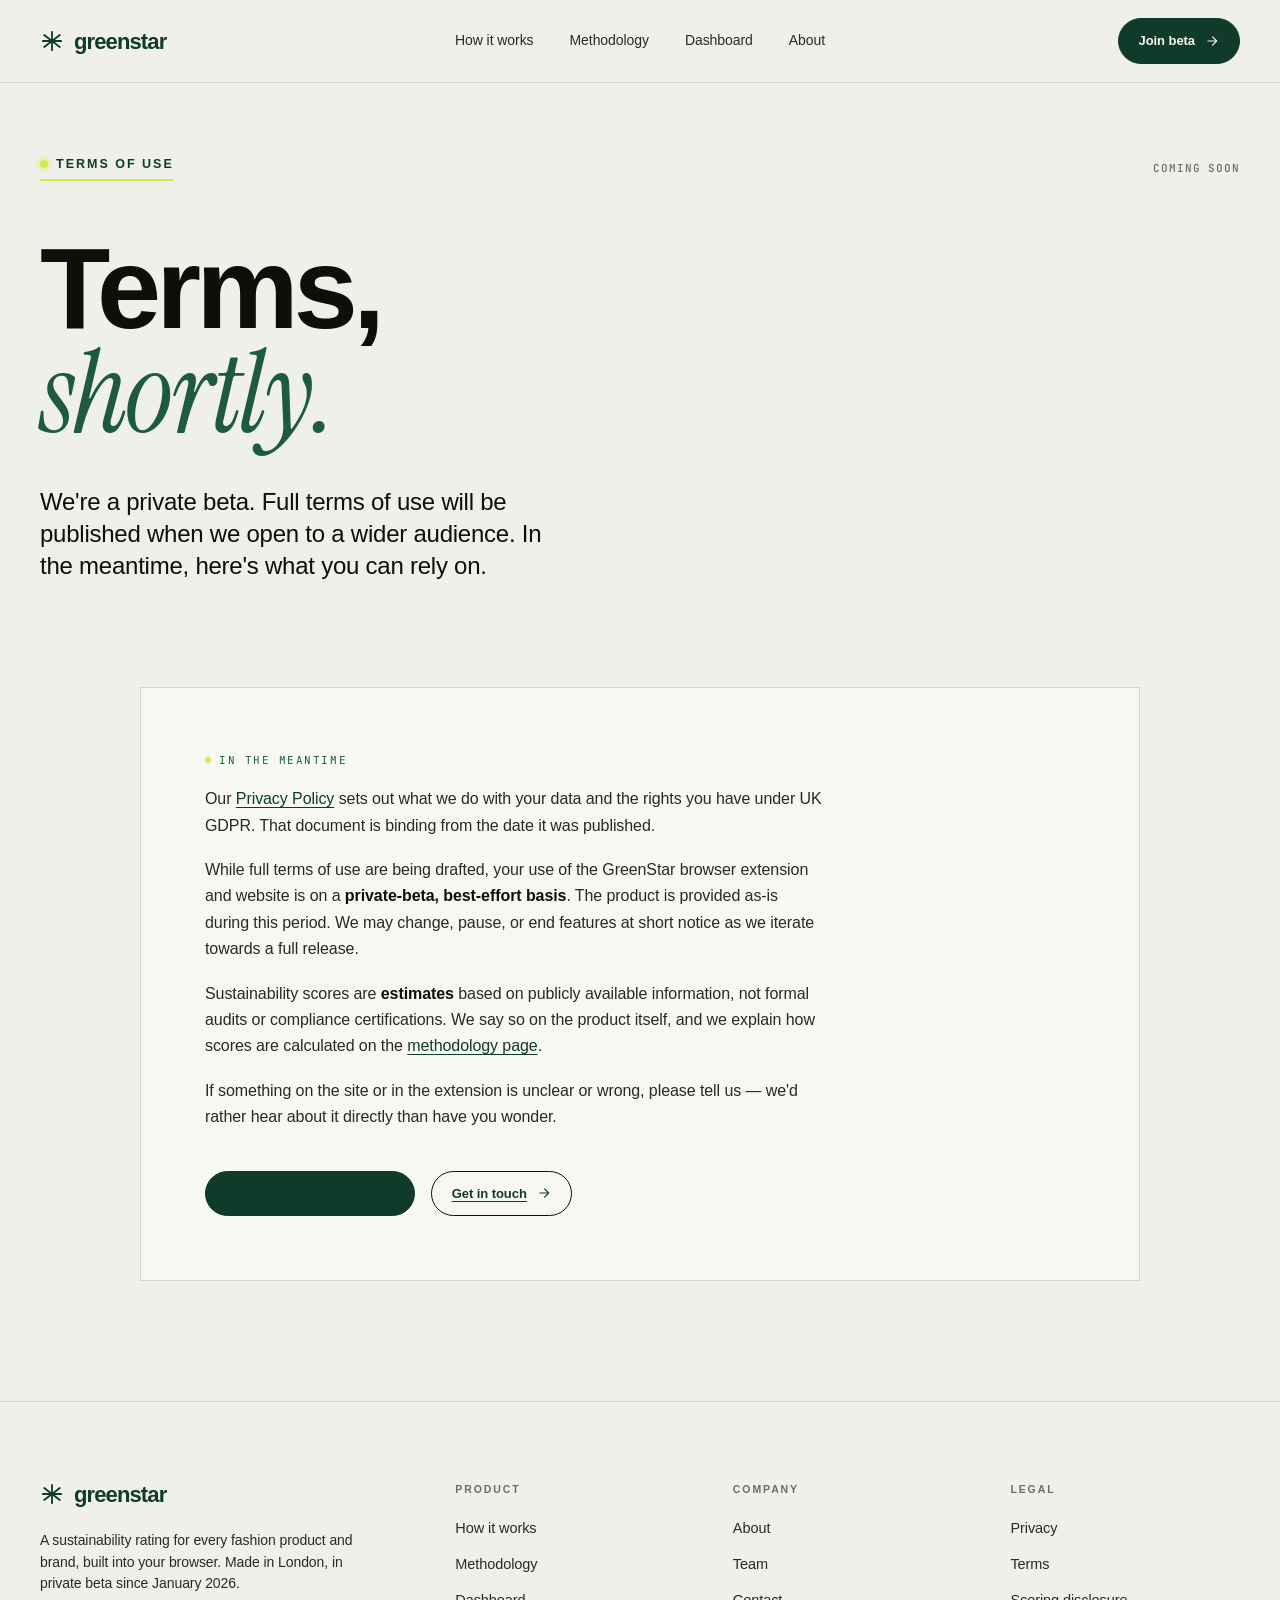
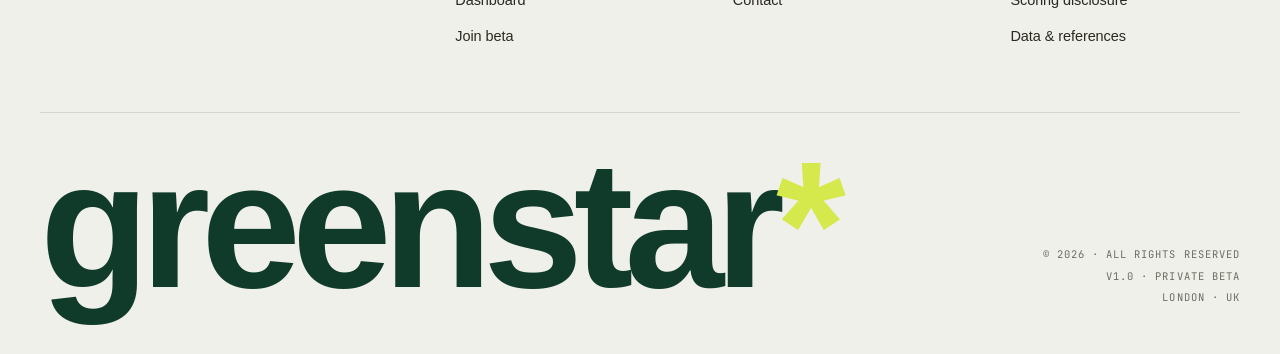
<file: terms.html>
<!DOCTYPE html>
<html lang="en">
<head>
<meta charset="UTF-8" />
<meta name="viewport" content="width=device-width, initial-scale=1.0" />
<title>Terms of Use — GreenStar</title>
<meta name="description" content="Terms of use for the GreenStar browser extension and website. Full version coming soon." />
<link rel="preconnect" href="https://fonts.googleapis.com" />
<link rel="preconnect" href="https://fonts.gstatic.com" crossorigin />
<link href="https://fonts.googleapis.com/css2?family=Archivo+Black&family=Bebas+Neue&family=Fraunces:opsz,wght@9..144,900&family=Instrument+Serif:ital@0;1&family=JetBrains+Mono:wght@400;500&family=Playfair+Display:ital,wght@0,400;0,900;1,900&display=swap" rel="stylesheet" />
<link rel="stylesheet" href="styles.css" />
<style>
  .terms-stub{
    background:var(--cream);
    border:1px solid var(--line);
    padding: clamp(36px, 5vw, 64px);
    margin-top:32px;
  }
  .terms-stub .lbl{
    font-family:'JetBrains Mono', monospace;
    font-size:11px; letter-spacing:0.14em; text-transform:uppercase;
    color:var(--forest-2);
    margin-bottom:18px;
    display:flex; align-items:center; gap:8px;
  }
  .terms-stub .lbl::before{
    content:""; width:6px; height:6px; border-radius:50%; background:var(--lime);
  }
  .terms-stub p{
    font-size:16px; line-height:1.65; color:var(--ink-2);
    margin-bottom:18px;
    max-width:620px;
  }
  .terms-stub p:last-child{ margin-bottom:0;}
  .terms-stub p b{ color:var(--ink); font-weight:700;}
  .terms-stub a{
    color:var(--forest);
    text-decoration:underline; text-underline-offset:3px;
  }
  .terms-stub a:hover{ color:var(--forest-2);}

  .terms-cta{
    margin-top:40px;
    display:flex; flex-wrap:wrap; gap:16px;
  }
</style>
</head>
<body>

<nav class="top">
  <div class="top-row">
    <a href="index.html" class="brand">
      <span class="mark"><svg viewBox="0 0 24 24" width="22" height="22" fill="none" stroke="currentColor" stroke-width="2" stroke-linecap="round"><path d="M12 2 V22 M3.5 5.5 L20.5 18.5 M2 12 H22 M3.5 18.5 L20.5 5.5"/></svg></span>
      <span class="wm">greenstar</span>
    </a>
    <div class="nav-links">
      <a href="how-it-works.html">How it works</a>
      <a href="methodology.html">Methodology</a>
      <a href="dashboard.html">Dashboard</a>
      <a href="about.html">About</a>
    </div>
    <div class="nav-cta">
      <a href="index.html#beta" class="btn btn-forest">Join beta
        <svg viewBox="0 0 24 24" fill="none" stroke="currentColor" stroke-width="2" stroke-linecap="round"><path d="M5 12h14"/><path d="m13 5 7 7-7 7"/></svg>
      </a>
      <button class="menu-trigger" aria-label="Open menu" aria-expanded="false" aria-controls="mobile-menu" type="button"><span class="bar"></span><span class="bar"></span><span class="bar"></span></button>
    </div>
  </div>
</nav>
<div class="menu-overlay" id="mobile-menu" aria-hidden="true">
  <nav aria-label="Mobile">
      <a href="how-it-works.html">How it <em>works</em></a>
      <a href="methodology.html">Methodology</a>
      <a href="dashboard.html">Dashboard</a>
      <a href="about.html">About</a>
  </nav>
  <div class="foot">
    <a class="cta" href="index.html#beta">
      <span>Join the private beta</span>
      <svg viewBox="0 0 24 24" fill="none" stroke="currentColor" stroke-width="2" stroke-linecap="round"><path d="M5 12h14"/><path d="m13 5 7 7-7 7"/></svg>
    </a>
  </div>
</div>


<section class="hero" style="padding:72px 0 48px;">
  <div class="wrap">
    <div class="hero-eyebrow">
      <span class="eyebrow"><span class="dot"></span>Terms of use</span>
      <span class="mono">Coming soon</span>
    </div>
    <h1 class="h-display" style="font-size:clamp(52px, 9vw, 144px);">Terms,<br/><em>shortly.</em></h1>
    <div class="hero-below" style="margin-top:40px;">
      <p class="pull">We're a private beta. Full terms of use will be published when we open to a wider audience. In the meantime, here's what you can rely on.</p>
    </div>
  </div>
</section>

<section class="section" style="padding-top:24px;">
  <div class="wrap-narrow">

    <div class="terms-stub">
      <div class="lbl">In the meantime</div>
      <p>Our <a href="privacy.html">Privacy Policy</a> sets out what we do with your data and the rights you have under UK GDPR. That document is binding from the date it was published.</p>
      <p>While full terms of use are being drafted, your use of the GreenStar browser extension and website is on a <b>private-beta, best-effort basis</b>. The product is provided as-is during this period. We may change, pause, or end features at short notice as we iterate towards a full release.</p>
      <p>Sustainability scores are <b>estimates</b> based on publicly available information, not formal audits or compliance certifications. We say so on the product itself, and we explain how scores are calculated on the <a href="methodology.html">methodology page</a>.</p>
      <p>If something on the site or in the extension is unclear or wrong, please tell us &mdash; we'd rather hear about it directly than have you wonder.</p>

      <div class="terms-cta">
        <a href="privacy.html" class="btn btn-forest">Read the privacy policy
          <svg viewBox="0 0 24 24" fill="none" stroke="currentColor" stroke-width="2" stroke-linecap="round"><path d="M5 12h14"/><path d="m13 5 7 7-7 7"/></svg>
        </a>
        <a href="mailto:kayyan03@outlook.com" class="btn btn-ghost">Get in touch
          <svg viewBox="0 0 24 24" fill="none" stroke="currentColor" stroke-width="2" stroke-linecap="round"><path d="M5 12h14"/><path d="m13 5 7 7-7 7"/></svg>
        </a>
      </div>
    </div>

  </div>
</section>

<footer>
  <div class="wrap">
    <div class="foot-top">
      <div class="foot-brand">
        <a href="index.html" class="brand">
          <span class="mark"><svg viewBox="0 0 24 24" width="22" height="22" fill="none" stroke="currentColor" stroke-width="2" stroke-linecap="round"><path d="M12 2 V22 M3.5 5.5 L20.5 18.5 M2 12 H22 M3.5 18.5 L20.5 5.5"/></svg></span>
          <span class="wm">greenstar</span>
        </a>
        <p>A sustainability rating for every fashion product and brand, built into your browser. Made in London, in private beta since January 2026.</p>
      </div>
      <div class="foot-col">
        <h5>Product</h5>
        <ul>
          <li><a href="how-it-works.html">How it works</a></li>
          <li><a href="methodology.html">Methodology</a></li>
          <li><a href="dashboard.html">Dashboard</a></li>
          <li><a href="index.html#beta">Join beta</a></li>
        </ul>
      </div>
      <div class="foot-col">
        <h5>Company</h5>
        <ul>
          <li><a href="about.html">About</a></li>
          <li><a href="about.html#team">Team</a></li>
          <li><a href="about.html#contact">Contact</a></li>
        </ul>
      </div>
      <div class="foot-col">
        <h5>Legal</h5>
        <ul>
          <li><a href="privacy.html">Privacy</a></li>
          <li><a href="terms.html">Terms</a></li>
          <li><a href="methodology.html">Scoring disclosure</a></li>
          <li><a href="references.html">Data &amp; references</a></li>
        </ul>
      </div>
    </div>
    <div class="foot-base">
      <div class="big-wm">greenstar<span>*</span></div>
      <div class="foot-mini">
        <span>&copy; 2026 &middot; All rights reserved</span>
        <span>V1.0 &middot; Private Beta</span>
        <span>London &middot; UK</span>
      </div>
    </div>
  </div>
</footer>

<script>
  (function(){
    var body = document.body, btn = document.querySelector('.menu-trigger'), overlay = document.querySelector('.menu-overlay');
    if(!btn || !overlay) return;
    function setOpen(open){
      body.classList.toggle('menu-open', open);
      btn.setAttribute('aria-expanded', open ? 'true' : 'false');
      overlay.setAttribute('aria-hidden', open ? 'false' : 'true');
    }
    btn.addEventListener('click', function(){ setOpen(!body.classList.contains('menu-open')); });
    overlay.addEventListener('click', function(e){ if(e.target.tagName === 'A') setOpen(false); });
    document.addEventListener('keydown', function(e){ if(e.key === 'Escape') setOpen(false); });
    // close if viewport widens past mobile breakpoint
    var mq = window.matchMedia('(min-width: 821px)');
    mq.addEventListener('change', function(e){ if(e.matches) setOpen(false); });
  })();
</script>

</body>
</html>
</file>
<file: styles.css>
/* ==========================================================================
   GREENSTAR — shared stylesheet v4
   Helvetica Bold primary · Instrument Serif italic accent
   ========================================================================== */

:root{
  --bg:          #EFF0EA;
  --bg-soft:     #E2E4DC;
  --cream:       #F7F8F2;
  --white:       #FFFFFF;

  --ink:         #0E0E0B;
  --ink-2:       #2B2920;
  --muted:       #6C6E63;

  --line:        #D5D7CD;
  --line-soft:   #E3E5DC;

  --forest:      #103A2A;
  --forest-2:    #1E5A3F;
  --forest-3:    #2B7A59;
  --forest-tint: #DBE9D7;

  --lime:        #D5E84C;
  --lime-hover:  #E3F563;
  --lime-soft:   #EFF5BC;

  --amber:       #E2A53A;
  --amber-soft:  #F6E2B0;
  --red:         #C6544E;

  --shadow-sm:   0 6px 14px -8px rgba(14,14,11,0.15);
  --shadow:      0 24px 60px -30px rgba(14,14,11,0.25);
  --shadow-lg:   0 40px 80px -30px rgba(14,14,11,0.35);

  --ease:        cubic-bezier(0.22, 1, 0.36, 1);
  --ease-smooth: cubic-bezier(0.65, 0, 0.35, 1);
}

/* reset */
*,*::before,*::after{ margin:0; padding:0; box-sizing:border-box;}
html{ -webkit-text-size-adjust:100%;}
body{
  background:var(--bg);
  color:var(--ink);
  font-family:'Helvetica Neue', Helvetica, Arial, sans-serif;
  font-size:16px;
  line-height:1.5;
  letter-spacing:-0.005em;
  -webkit-font-smoothing:antialiased;
  text-rendering:optimizeLegibility;
  overflow-x:hidden;
}
::selection{ background:var(--lime); color:var(--ink);}
a{ color:inherit; text-decoration:none;}
button{ font:inherit; cursor:pointer; border:0; background:none; color:inherit;}
img,svg{ display:block; max-width:100%;}

/* layout */
.wrap{ max-width:1360px; margin:0 auto; padding:0 40px;}
.wrap-narrow{ max-width:1080px; margin:0 auto; padding:0 40px;}
@media (max-width:720px){ .wrap, .wrap-narrow{ padding:0 22px;} }

/* ==========================================================================
   TYPOGRAPHY
   Primary: Helvetica Neue Bold
   Accent: Instrument Serif italic (inside em spans)
   ========================================================================== */
.h-display{
  font-family:'Helvetica Neue', Helvetica, Arial, sans-serif;
  font-weight:700;
  letter-spacing:-0.042em;
  line-height:0.9;
}
.h-display em{
  font-family:'Instrument Serif', serif;
  font-style:italic;
  font-weight:400;
  letter-spacing:-0.02em;
  color:var(--forest-2);
}
.h-mid{
  font-family:'Helvetica Neue', Helvetica, Arial, sans-serif;
  font-weight:700;
  letter-spacing:-0.03em;
  line-height:1.0;
}
.h-mid em{
  font-family:'Instrument Serif', serif;
  font-style:italic;
  font-weight:400;
  letter-spacing:-0.01em;
  color:var(--forest-2);
}

/* beefier eyebrow — stands out more */
.eyebrow{
  font-family:'Helvetica Neue', Helvetica, Arial, sans-serif;
  font-weight:700;
  font-size:12.5px;
  letter-spacing:0.16em;
  text-transform:uppercase;
  color:var(--forest);
  display:inline-flex;
  align-items:center;
  gap:8px;
  padding-bottom:6px;
  border-bottom:2px solid var(--lime);
}
.eyebrow.light{ color:var(--lime); border-bottom-color:rgba(213,232,76,0.5);}
.eyebrow.on-lime{ color:var(--forest); border-bottom-color:var(--forest);}
.eyebrow.inline{ border-bottom:0; padding-bottom:0;}

.mono{
  font-family:'JetBrains Mono', ui-monospace, monospace;
  font-size:11px;
  letter-spacing:0.08em;
  text-transform:uppercase;
  color:var(--muted);
  font-weight:500;
}

/* ==========================================================================
   NAV
   ========================================================================== */
.top{
  position:sticky; top:0; z-index:120;
  background:rgba(239,240,234,0.88);
  backdrop-filter:blur(14px) saturate(1.2);
  -webkit-backdrop-filter:blur(14px) saturate(1.2);
  border-bottom:1px solid var(--line);
  transition: background .3s var(--ease), border-color .3s var(--ease);
}
body.menu-open .top{
  background: transparent;
  backdrop-filter: none;
  -webkit-backdrop-filter: none;
  border-bottom-color: transparent;
}
body.menu-open .top .brand,
body.menu-open .top .brand .wm,
body.menu-open .top .brand .mark{ color: var(--cream); }
.top-row{
  display:grid;
  grid-template-columns: 1fr auto 1fr;
  align-items:center;
  padding:18px 40px;
  gap:24px;
}
@media (max-width:820px){ .top-row{ grid-template-columns: 1fr auto; padding:16px 22px;} }

.brand{
  display:inline-flex; align-items:center; gap:10px;
  font-family:'Helvetica Neue', Helvetica, Arial, sans-serif;
  font-weight:700;
  font-size:22px;
  letter-spacing:-0.04em;
  line-height:1;
  color:var(--forest);
}
.brand .mark{
  width:24px; height:24px; display:grid; place-items:center;
  color:var(--forest);
  transition: color .3s var(--ease), transform .4s var(--ease);
}
.brand .wm{ transform:translateY(1px);}
.brand:hover .mark{ color:var(--forest-2); transform:rotate(72deg);}

.nav-links{ display:flex; gap:36px; justify-content:center;}
.nav-links a{
  font-family:'Helvetica Neue', Helvetica, Arial, sans-serif;
  font-weight:500;
  font-size:14px;
  letter-spacing:-0.005em;
  color:var(--ink-2);
  padding:6px 0;
  position:relative;
  transition: color .25s var(--ease);
}
.nav-links a::after{
  content:""; position:absolute; left:50%; right:50%; bottom:-2px; height:2px;
  background:var(--forest);
  transition: left .3s var(--ease), right .3s var(--ease);
}
.nav-links a:hover{ color:var(--forest);}
.nav-links a:hover::after{ left:0; right:0;}
.nav-links a.active{ color:var(--forest);}
.nav-links a.active::after{ left:0; right:0; background:var(--lime);}
@media (max-width:820px){ .nav-links{ display:none;} }

.nav-cta{ display:flex; justify-content:flex-end; align-items:center; gap:14px;}

/* ==========================================================================
   MOBILE MENU — hamburger trigger + full-screen overlay
   Desktop hides the trigger; mobile hides the inline CTA and uses the overlay.
   ========================================================================== */
.menu-trigger{
  display:none;
  width:44px; height:44px;
  align-items:center; justify-content:center;
  background:transparent; border:0; padding:0;
  color:var(--ink);
  cursor:pointer;
  position:relative;
  z-index: 110;
}
.menu-trigger .bar{
  position:absolute;
  left:11px; right:11px; height:1.5px;
  background:currentColor;
  border-radius:2px;
  transition: transform .45s var(--ease), top .35s var(--ease), opacity .25s var(--ease), background .25s var(--ease);
}
.menu-trigger .bar:nth-child(1){ top:16px;}
.menu-trigger .bar:nth-child(2){ top:22px;}
.menu-trigger .bar:nth-child(3){ top:28px;}
body.menu-open .menu-trigger .bar{ background:var(--cream);}
body.menu-open .menu-trigger .bar:nth-child(1){ top:22px; transform: rotate(45deg);}
body.menu-open .menu-trigger .bar:nth-child(2){ opacity:0;}
body.menu-open .menu-trigger .bar:nth-child(3){ top:22px; transform: rotate(-45deg);}

@media (max-width:820px){
  .menu-trigger{ display:flex;}
  .nav-cta > .btn{ display:none;} /* hide inline 'Join beta'; surfaces inside the overlay */
}

.menu-overlay{
  position:fixed; inset:0;
  background:var(--forest);
  color:var(--cream);
  z-index: 100;
  display:flex; flex-direction:column;
  padding: 88px 32px 32px;
  opacity:0;
  visibility:hidden;
  transform: translateY(-12px);
  transition: opacity .35s var(--ease), transform .45s var(--ease), visibility 0s linear .45s;
  overflow-y:auto;
  -webkit-overflow-scrolling: touch;
}
body.menu-open .menu-overlay{
  opacity:1;
  visibility:visible;
  transform: translateY(0);
  transition: opacity .35s var(--ease), transform .45s var(--ease), visibility 0s linear 0s;
}
body.menu-open{ overflow:hidden;}

.menu-overlay nav{
  flex:1;
  display:flex; flex-direction:column;
  justify-content:center;
  gap: 4px;
  padding: 32px 0;
}
.menu-overlay nav a{
  font-family:'Helvetica Neue', Helvetica, Arial, sans-serif;
  font-weight:700;
  font-size: clamp(40px, 10vw, 64px);
  letter-spacing:-0.04em;
  line-height:1.05;
  color:var(--cream);
  text-decoration:none;
  padding: 10px 0;
  position:relative;
  display:inline-block;
  align-self:flex-start;
  /* enter animation */
  opacity:0;
  transform: translateY(16px);
  transition: opacity .5s var(--ease), transform .5s var(--ease);
}
.menu-overlay nav a em{
  font-family:'Instrument Serif', serif; font-style:italic; font-weight:400;
  color:var(--lime);
}
.menu-overlay nav a::after{
  content:""; position:absolute; left:0; right:100%; bottom:6px; height:1px;
  background:var(--lime);
  transition: right .35s var(--ease);
}
.menu-overlay nav a:hover::after,
.menu-overlay nav a:focus::after{ right:0;}
.menu-overlay nav a.active{ color:var(--lime);}
body.menu-open .menu-overlay nav a{
  opacity:1; transform: translateY(0);
}
body.menu-open .menu-overlay nav a:nth-child(1){ transition-delay: .08s;}
body.menu-open .menu-overlay nav a:nth-child(2){ transition-delay: .15s;}
body.menu-open .menu-overlay nav a:nth-child(3){ transition-delay: .22s;}
body.menu-open .menu-overlay nav a:nth-child(4){ transition-delay: .29s;}

.menu-overlay .foot{
  border-top:1px solid rgba(247,248,242,0.15);
  padding-top:28px;
  display:flex; flex-direction:column; gap:18px;
  opacity:0;
  transform: translateY(8px);
  transition: opacity .5s var(--ease) .35s, transform .5s var(--ease) .35s;
}
body.menu-open .menu-overlay .foot{ opacity:1; transform: translateY(0);}
.menu-overlay .foot .cta{
  display:inline-flex; align-items:center; justify-content:space-between;
  background:var(--lime); color:var(--ink);
  padding: 18px 24px;
  border-radius: 999px;
  font-family:'Helvetica Neue', sans-serif; font-weight:700;
  font-size:15px; letter-spacing:-0.01em;
  text-decoration:none;
  transition: background .25s var(--ease);
}
.menu-overlay .foot .cta:hover{ background:var(--lime-hover);}
.menu-overlay .foot .cta svg{ width:16px; height:16px;}
.menu-overlay .foot .meta{
  font-family:'JetBrains Mono', monospace;
  font-size:10.5px; letter-spacing:0.14em; text-transform:uppercase;
  color:rgba(247,248,242,0.55);
  display:flex; gap:14px; flex-wrap:wrap;
}

/* buttons */
.btn{
  display:inline-flex; align-items:center; gap:10px;
  padding:12px 20px;
  font-family:'Helvetica Neue', Helvetica, Arial, sans-serif;
  font-weight:700;
  font-size:13px;
  letter-spacing:-0.005em;
  border-radius:999px;
  border:1px solid transparent;
  transition: background .25s var(--ease), color .25s var(--ease), transform .25s var(--ease), box-shadow .25s var(--ease);
}
.btn svg{ width:14px; height:14px;}
.btn-forest{ background:var(--forest); color:var(--cream); border-color:var(--forest);}
.btn-forest:hover{ background:var(--ink); border-color:var(--ink); transform:translateY(-1px); box-shadow:var(--shadow-sm);}
.btn-lime{ background:var(--lime); color:var(--ink); border-color:var(--lime);}
.btn-lime:hover{ background:var(--lime-hover); transform:translateY(-1px); box-shadow:var(--shadow-sm);}
.btn-ghost{ background:transparent; color:var(--ink); border-color:var(--ink);}
.btn-ghost:hover{ background:var(--ink); color:var(--cream);}
.btn-ghost-light{ background:transparent; color:var(--cream); border-color:var(--cream);}
.btn-ghost-light:hover{ background:var(--cream); color:var(--forest);}

/* sections */
.section{ padding:120px 0;}
.section-sm{ padding:80px 0;}
@media (max-width:720px){ .section{ padding:72px 0;} .section-sm{ padding:56px 0;}}

/* Mobile override: any inline multi-column grid stacks. Catches `1fr 1fr`,
   `0.9fr 1.1fr`, `repeat(3, 1fr)`, and similar — defensive against rich
   inline-styled grids that won't fit a 390px viewport. */
@media (max-width:720px){
  [style*="grid-template-columns: 1fr 1fr"],
  [style*="grid-template-columns:1fr 1fr"],
  [style*="grid-template-columns: 0.9fr 1.1fr"],
  [style*="grid-template-columns:0.9fr 1.1fr"],
  [style*="grid-template-columns: 1.1fr 0.9fr"],
  [style*="grid-template-columns:1.1fr 0.9fr"],
  [style*="grid-template-columns: 0.95fr 1.05fr"],
  [style*="grid-template-columns:0.95fr 1.05fr"],
  [style*="grid-template-columns: repeat(3, 1fr)"],
  [style*="grid-template-columns:repeat(3, 1fr)"]{
    grid-template-columns: 1fr !important;
    gap: 32px !important;
  }
}

.section-head{
  margin-bottom:56px;
  display:grid;
  grid-template-columns: 2fr 1fr;
  gap:48px; align-items:end;
}
.section-head .eyebrow{ grid-column: 1 / -1; margin-bottom:16px; align-self:start;}
.section-head h2{ font-size: clamp(40px, 5.6vw, 88px);}
.section-head p{
  font-size:16px; color:var(--ink-2); line-height:1.5; max-width:400px;
  justify-self:end;
}
@media (max-width:820px){
  .section-head{ grid-template-columns:1fr; gap:20px;}
  .section-head p{ justify-self:start;}
}

/* hero */
.hero{ padding: 72px 0 96px; position:relative;}
.hero-eyebrow{
  display:flex; justify-content:space-between; align-items:center; flex-wrap:wrap; gap:14px;
  padding-bottom:56px;
}
.hero-eyebrow .dot{
  display:inline-block; width:8px; height:8px; border-radius:50%;
  background:var(--lime);
  box-shadow: 0 0 0 4px rgba(213,232,76,0.25);
  animation: pulse 2.4s infinite;
}
@keyframes pulse{
  0%,100%{ box-shadow: 0 0 0 4px rgba(213,232,76,0.25);}
  50%{ box-shadow: 0 0 0 8px rgba(213,232,76,0);}
}

.hero h1.h-display{ font-size: clamp(54px, 10vw, 176px);}

.hero-below{
  margin-top:56px;
  display:grid;
  grid-template-columns: 1fr 1fr;
  gap:48px;
  align-items:end;
}
@media (max-width:900px){ .hero-below{ grid-template-columns:1fr; gap:32px;}}
.hero-below .pull{
  font-family:'Helvetica Neue', sans-serif;
  font-weight:500;
  font-size: clamp(19px, 2vw, 24px);
  line-height:1.35;
  color:var(--ink);
  max-width:520px;
  letter-spacing:-0.01em;
}
.hero-below .pull b{
  font-family:'Helvetica Neue', sans-serif;
  font-weight:700;
  color:var(--forest-2);
}
.hero-below .actions{
  display:flex; gap:12px; flex-wrap:wrap; align-items:center; justify-content:flex-end;
}
@media (max-width:900px){ .hero-below .actions{ justify-content:flex-start;}}

/* ==========================================================================
   MARQUEE — each brand gets a type treatment that evokes its actual logo
   ========================================================================== */
.marquee{
  border-top:1px solid var(--line);
  border-bottom:1px solid var(--line);
  overflow:hidden;
  padding:28px 0;
  background:var(--bg);
}
.marquee-track{
  display:flex; gap:0;
  white-space:nowrap;
  animation: slide 48s linear infinite;
  font-size: clamp(26px, 3vw, 40px);
  color:var(--forest);
}
.marquee-track span.group{ display:inline-flex; align-items:center; gap:56px; padding-right:56px;}
.marquee-track .sep{
  display:inline-block; width:8px; height:8px; border-radius:50%;
  background:var(--lime);
}
@keyframes slide{ from{ transform:translate3d(0,0,0);} to{ transform:translate3d(-50%,0,0);} }

/* per-brand type treatment */
.b-zara   { font-family:'Playfair Display', serif; font-weight:400; letter-spacing:0.22em; text-transform:uppercase; font-size:0.8em; color:var(--ink);}
.b-uniqlo { font-family:'Archivo Black', sans-serif; font-weight:400; letter-spacing:-0.04em; color:#BF0000; font-size:0.95em;}
.b-hm     { font-family:'Archivo Black', sans-serif; font-style:italic; letter-spacing:-0.04em; color:#E50010; font-size:1em;}
.b-nike   { font-family:'Bebas Neue', sans-serif; font-style:italic; font-weight:400; letter-spacing:0.02em; font-size:1.2em; color:var(--ink); text-transform:uppercase;}
.b-cos    { font-family:'Helvetica Neue', sans-serif; font-weight:300; letter-spacing:0.32em; text-transform:uppercase; font-size:0.75em; color:var(--ink);}
.b-adidas { font-family:'Archivo Black', sans-serif; font-weight:400; letter-spacing:-0.02em; text-transform:lowercase; color:var(--ink); font-size:0.9em;}
.b-ganni  { font-family:'Fraunces', serif; font-weight:900; letter-spacing:-0.01em; font-size:1em; color:var(--ink); font-variation-settings:'SOFT' 100, 'WONK' 1;}
.b-asos   { font-family:'Archivo Black', sans-serif; font-weight:400; text-transform:lowercase; letter-spacing:-0.05em; color:var(--ink); font-size:1em;}
.b-arket  { font-family:'Helvetica Neue', sans-serif; font-weight:400; letter-spacing:0.18em; text-transform:uppercase; font-size:0.78em; color:var(--ink);}
.b-levis  {
  font-family:'Playfair Display', serif; font-weight:900; font-style:italic;
  background:#C6544E; color:var(--cream);
  padding:4px 14px 6px; font-size:0.8em; letter-spacing:0.01em;
  display:inline-block;
}

/* mockup */
.showcase{
  display:grid;
  grid-template-columns: 0.95fr 1.05fr;
  gap:96px; align-items:center;
}
@media (max-width:900px){ .showcase{ grid-template-columns:1fr; gap:56px;} }

.showcase-copy h2{ font-size: clamp(40px, 5.6vw, 86px); margin-bottom:28px;}
.showcase-copy p{ font-size:16px; color:var(--ink-2); max-width:460px; margin-bottom:20px; line-height:1.55;}

.stats{
  display:grid; grid-template-columns:repeat(2, 1fr); gap:0;
  margin-top:40px;
  border:1px solid var(--line);
  background:var(--line);
}
.stats .stat{ padding:24px; background:var(--bg);}
.stats .stat .k{
  font-family:'Helvetica Neue', sans-serif;
  font-weight:700;
  font-size: clamp(36px, 4vw, 54px);
  letter-spacing:-0.04em;
  line-height:1;
  color:var(--forest);
}
.stats .stat .lb{ margin-top:12px; color:var(--muted);}

.mock-stage{ position:relative; aspect-ratio: 4 / 5; width:100%;}
.mock-frame{
  position:absolute; inset:0;
  background:#fff;
  border:1px solid var(--ink);
  overflow:hidden;
  box-shadow: var(--shadow);
  transition: transform .6s var(--ease);
}
.mock-stage:hover .mock-frame{ transform:translateY(-4px);}

.mock-browser{
  height:32px; background:var(--bg-soft);
  display:flex; align-items:center; padding:0 14px; gap:6px;
  border-bottom:1px solid var(--line);
}
.mock-browser span{ width:9px; height:9px; border-radius:50%; background:var(--line);}
.mock-browser .url{
  margin-left:16px; flex:1;
  font-family:'JetBrains Mono', monospace; font-size:10px; color:var(--muted);
  padding:5px 10px; background:#fff; border:1px solid var(--line); border-radius:4px;
  max-width:260px; white-space:nowrap; overflow:hidden; text-overflow:ellipsis;
}
.mock-content{
  padding:24px;
  display:grid; grid-template-columns: 1fr 0.9fr; gap:24px;
  height:calc(100% - 32px);
}
.mock-product{
  background-size:cover;
  background-position:center;
  background-color:#2B2A25;
  position:relative; overflow:hidden;
}
.mock-meta{ display:flex; flex-direction:column; gap:10px;}
.mock-meta .tag{ font-family:'JetBrains Mono', monospace; font-size:9px; letter-spacing:0.14em; color:var(--muted); text-transform:uppercase;}
.mock-meta h3{ font-family:'Helvetica Neue', sans-serif; font-weight:700; font-size:17px; line-height:1.1; letter-spacing:-0.02em;}
.mock-meta .lines span{ display:block; height:5px; background:var(--line-soft); margin-bottom:5px; border-radius:2px;}
.mock-meta .lines span:nth-child(2){ width:80%;}
.mock-meta .lines span:nth-child(3){ width:60%;}
.mock-meta .price{ font-size:14px; color:var(--ink); margin-top:auto; font-weight:500;}

.popup{
  position:absolute;
  right:-42px; top:56px;
  width:85%;
  background:var(--forest);
  color:var(--cream);
  padding:24px;
  border:1px solid var(--forest);
  box-shadow: var(--shadow-lg);
  transition: transform .6s var(--ease);
}
@media (max-width:900px){
  .popup{ right: 8px; width: 78%; padding: 20px; top: 44px; }
}
@media (max-width:480px){
  .mock-content{ grid-template-columns: 0.7fr 1fr; gap: 14px; padding: 16px; }
  .popup{ right: 6px; width: 84%; padding: 16px 16px 18px; top: 36px; }
  .popup-score .n{ font-size: 44px; }
  .popup-bars{ margin-top: 14px; gap: 9px; }
}
.mock-stage:hover .popup{ transform:translateY(-6px);}
.popup::before{ content:""; position:absolute; inset:0 0 auto 0; height:3px; background:var(--lime);}
.popup-head{
  display:flex; justify-content:space-between; align-items:center;
  font-family:'JetBrains Mono', monospace;
  font-size:10px; letter-spacing:0.14em;
  color:rgba(251,247,232,0.55); text-transform:uppercase;
  padding-bottom:16px; border-bottom:1px solid rgba(251,247,232,0.1);
  margin-bottom:18px;
}
.popup-head .logo{ display:inline-flex; align-items:center; gap:8px; color:var(--lime);}
.popup-head .logo svg{ width:14px; height:14px;}
.popup-head .logo b{ font-family:'Helvetica Neue', sans-serif; font-weight:700; color:var(--cream); letter-spacing:-0.02em; font-size:11px; text-transform:none;}

.popup-score{ display:flex; align-items:baseline; gap:16px; justify-content:space-between;}
.popup-score .n{
  font-family:'Helvetica Neue', sans-serif; font-weight:700;
  font-size:64px; letter-spacing:-0.05em; line-height:1;
}
.popup-score .n em{
  font-family:'Instrument Serif', serif; font-style:italic; font-weight:400;
  color:var(--lime);
}
.popup-score .stars{ color:var(--lime); letter-spacing:2px; font-size:14px;}
.popup-score .empty{ opacity:0.25;}

.popup-bars{ margin-top:22px; display:flex; flex-direction:column; gap:12px;}
.popup-bar{
  display:grid; grid-template-columns: 104px 1fr 36px;
  gap:12px; align-items:center; font-size:11px;
}
.popup-bar .k{ font-family:'JetBrains Mono', monospace; font-size:9.5px; letter-spacing:0.1em; text-transform:uppercase; color:rgba(251,247,232,0.7);}
.popup-bar .bar{ height:4px; background:rgba(251,247,232,0.1); position:relative; border-radius:2px;}
.popup-bar .bar i{ position:absolute; inset:0 auto 0 0; background:var(--lime); border-radius:2px;}
.popup-bar .v{ font-family:'Helvetica Neue', sans-serif; font-weight:500; font-size:11px; color:var(--cream); text-align:right;}
@media (max-width:480px){
  .popup-bar{ grid-template-columns: 80px 1fr 28px; gap: 8px; }
  .popup-bar .k{ font-size: 8.5px; letter-spacing: 0.08em; }
}

.popup-foot{
  margin-top:20px; padding-top:16px;
  border-top:1px solid rgba(251,247,232,0.1);
  display:flex; align-items:center; justify-content:space-between;
}
.chip{
  display:inline-flex; align-items:center; gap:6px;
  padding:5px 10px;
  font-family:'JetBrains Mono', monospace;
  font-size:9.5px; letter-spacing:0.08em; text-transform:uppercase;
  background:rgba(213,232,76,0.18); color:var(--lime);
  border-radius:99px;
}
.chip::before{ content:""; width:5px; height:5px; border-radius:50%; background:var(--lime);}

.popup .alt-link{
  font-family:'Helvetica Neue', sans-serif; font-weight:500;
  font-size:11px; color:var(--lime);
  display:inline-flex; align-items:center; gap:6px;
  transition: gap .25s var(--ease);
}
.popup .alt-link:hover{ gap:10px;}
.popup .alt-link svg{ width:12px; height:12px;}

/* how-it-works cards */
.how-grid{ display:grid; grid-template-columns: repeat(3, 1fr); gap:24px;}
@media (max-width:900px){ .how-grid{ grid-template-columns:1fr;}}
.how-card{
  background:var(--cream);
  border:1px solid var(--line);
  padding:36px 32px 40px;
  display:flex; flex-direction:column;
  min-height:340px;
  position:relative;
  transition: transform .4s var(--ease), border-color .3s var(--ease);
}
.how-card:hover{ transform:translateY(-4px); border-color:var(--forest);}
.how-card .step{
  font-family:'Helvetica Neue', sans-serif;
  font-weight:700; font-size:11px; letter-spacing:0.14em;
  color:var(--forest-2); text-transform:uppercase;
  display:flex; align-items:center; gap:10px;
}
.how-card .step::before{ content:""; width:6px; height:6px; border-radius:50%; background:var(--lime);}
.how-card h3{
  margin-top:auto;
  font-family:'Helvetica Neue', sans-serif;
  font-weight:700;
  font-size: clamp(26px, 2.6vw, 34px);
  letter-spacing:-0.03em;
  line-height:1.02;
  padding-top:60px;
}
.how-card h3 em{ font-family:'Instrument Serif', serif; font-style:italic; font-weight:400; color:var(--forest-2); letter-spacing:-0.025em;}
.how-card p{ margin-top:14px; font-size:14.5px; color:var(--ink-2); line-height:1.55;}

/* blocks */
.block-forest{
  background:var(--forest); color:var(--cream);
  padding: 110px 0;
  position:relative;
}
.block-forest .eyebrow{ color:var(--lime); border-bottom-color:rgba(213,232,76,0.5);}
.block-forest .mono{ color:rgba(251,247,232,0.55);}

.block-lime{
  background:var(--lime); color:var(--ink);
  padding: 110px 0;
  border-top:1px solid var(--ink);
  border-bottom:1px solid var(--ink);
  position:relative;
}
.block-lime .eyebrow{ color:var(--forest); border-bottom-color:var(--forest);}

.big-statement{
  font-family:'Helvetica Neue', Helvetica, Arial, sans-serif;
  font-weight:700;
  font-size: clamp(40px, 6vw, 104px);
  letter-spacing:-0.04em;
  line-height:0.95;
  max-width:1200px;
}
.big-statement em{
  font-family:'Instrument Serif', serif;
  font-style:italic;
  font-weight:400;
  letter-spacing:-0.02em;
}
.block-forest .big-statement em{ color:var(--lime);}
.block-lime .big-statement em{ color:var(--forest);}

/* formula */
.formula{
  display:flex; flex-wrap:wrap; align-items:stretch;
  border:1px solid currentColor;
}
.formula .cell{
  padding:32px 36px;
  border-right:1px solid currentColor;
  flex:1 1 200px;
  display:flex; flex-direction:column; justify-content:center;
  min-width:180px;
}
.formula .cell:last-child{ border-right:0;}
.formula .cell .coef{
  font-family:'Helvetica Neue', sans-serif; font-weight:700;
  font-size:64px; line-height:1; letter-spacing:-0.05em;
}
.formula .cell .k{
  margin-top:10px;
  font-family:'Helvetica Neue', sans-serif; font-weight:700;
  font-size:12px; letter-spacing:0.1em; text-transform:uppercase;
  opacity:0.75;
}
.formula .op{
  padding:0 28px;
  display:grid; place-items:center;
  font-family:'Helvetica Neue', sans-serif; font-weight:400;
  font-size:48px;
  border-right:1px solid currentColor;
  opacity:0.5;
}
@media (max-width:720px){
  .formula{ flex-direction: column; }
  .formula .cell{
    flex: 0 0 auto;
    width: 100%;
    padding: 26px 24px;
    min-width: 0;
    border-right: 0;
    border-bottom: 1px solid currentColor;
  }
  .formula .cell:last-child{ border-bottom: 0; }
  .formula .op{
    width: 100%;
    border-right: 0;
    border-bottom: 1px solid currentColor;
    padding: 10px;
    font-size: 28px;
  }
  .formula .cell .coef{ font-size: 52px; }
}

/* metrics list */
.metrics-list{ list-style:none; border-top:1px solid currentColor;}
.metric{
  display:grid;
  grid-template-columns: 56px 1fr 2fr 100px;
  gap:32px; align-items:baseline;
  padding:28px 0;
  border-bottom:1px solid currentColor;
  transition: background .25s var(--ease);
}
.metric:hover{ background:rgba(255,255,255,0.04);}
.metric .i{ font-family:'JetBrains Mono', monospace; font-size:11px; letter-spacing:0.08em; opacity:0.6;}
.metric .n{
  font-family:'Helvetica Neue', sans-serif; font-weight:700;
  font-size: clamp(22px, 2.2vw, 30px);
  letter-spacing:-0.03em;
  line-height:1.05;
}
.metric .n em{ font-family:'Instrument Serif', serif; font-style:italic; font-weight:400; color:var(--lime); letter-spacing:-0.025em;}
.metric .d{ font-size:13.5px; line-height:1.55; opacity:0.8; max-width:540px;}
.metric .w{ font-family:'JetBrains Mono', monospace; font-size:10.5px; letter-spacing:0.08em; text-align:right; opacity:0.7;}
@media (max-width:820px){
  .metric{
    grid-template-columns: 40px 1fr;
    grid-template-areas:
      "i n"
      ". d";
    gap: 4px 14px;
    padding: 22px 0;
  }
  .metric .i { grid-area: i; align-self: baseline; }
  .metric .n { grid-area: n; font-size: 20px; }
  .metric .d { grid-area: d; font-size: 13.5px; line-height: 1.5; opacity: 0.78; max-width: none; margin-top: 4px; }
  .metric .w { display: none; }
}

/* alternatives */
.alts-grid{ display:grid; grid-template-columns: repeat(3, 1fr); gap:24px;}
@media (max-width:900px){ .alts-grid{ grid-template-columns:1fr;}}
.alt-card{
  background:var(--cream); border:1px solid var(--line);
  display:flex; flex-direction:column; overflow:hidden;
  transition: transform .4s var(--ease), border-color .3s var(--ease);
  position:relative;
}
.alt-card:hover{ transform:translateY(-6px); border-color:var(--forest);}
.alt-card .thumb{
  aspect-ratio: 4/5;
  background-size:cover;
  background-position:center;
  background-color:#4C463A;
  transition: transform .6s var(--ease);
}
.alt-card:hover .thumb{ transform:scale(1.03);}
.alt-card.featured{ border-color:var(--forest);}
.alt-card.featured::before{
  content:"↑ BETTER MATCH";
  position:absolute; top:14px; left:14px; z-index:2;
  font-family:'Helvetica Neue', sans-serif; font-weight:700;
  font-size:10px; letter-spacing:0.14em;
  background:var(--lime); color:var(--ink);
  padding:6px 11px; border-radius:999px;
}
.alt-info{
  padding:22px; display:flex; flex-direction:column; gap:6px;
  border-top:1px solid var(--line);
}
.alt-info .tag{ font-family:'JetBrains Mono', monospace; font-size:10px; letter-spacing:0.1em; color:var(--muted); text-transform:uppercase;}
.alt-info .ttl{
  font-family:'Helvetica Neue', sans-serif; font-weight:700;
  font-size:22px; line-height:1.1; letter-spacing:-0.03em;
}
.alt-info .ttl em{ font-family:'Instrument Serif', serif; font-style:italic; font-weight:400; color:var(--forest-2);}
.alt-info .row{
  margin-top:10px;
  display:flex; justify-content:space-between; align-items:baseline;
  padding-top:14px; border-top:1px solid var(--line-soft);
}
.alt-info .row .price{ font-family:'Helvetica Neue', sans-serif; font-weight:700; font-size:18px; letter-spacing:-0.02em;}
.alt-info .row .score{ font-family:'JetBrains Mono', monospace; font-size:11px;}
.alt-info .row .score b{
  font-family:'Helvetica Neue', sans-serif; font-weight:700; font-size:22px;
  letter-spacing:-0.03em; margin-right:6px;
}
.alt-card.featured .alt-info .row .score b{ color:var(--forest);}

/* beta cta */
.beta-card{
  background:var(--forest); color:var(--cream);
  padding: 88px 64px;
  border:1px solid var(--forest);
  display:grid; grid-template-columns: 1.1fr 0.9fr; gap:56px; align-items:center;
  position:relative; overflow:hidden;
}
.beta-card::before{ content:""; position:absolute; inset:0 0 auto 0; height:3px; background:var(--lime);}
@media (max-width:900px){ .beta-card{ grid-template-columns:1fr; padding:48px 28px; gap:32px;}}
.beta-card h2{ font-size: clamp(40px, 5.4vw, 96px); color:var(--cream);}
.beta-card h2 em{ color:var(--lime);}
.beta-card p{ margin-top:20px; color:rgba(251,247,232,0.75); font-size:15px; max-width:440px; line-height:1.55;}

.beta-form{
  display:flex; gap:0;
  border:1px solid var(--cream);
  border-radius:999px; overflow:hidden;
  background:rgba(255,255,255,0.04);
}
.beta-form input{
  flex:1; border:0; background:transparent; color:var(--cream);
  padding:18px 24px; font:inherit; outline:none;
  font-family:'Helvetica Neue', sans-serif; font-size:15px;
}
.beta-form input::placeholder{ color:rgba(251,247,232,0.45);}
.beta-form button{
  padding:0 28px; background:var(--lime); color:var(--ink);
  font-family:'Helvetica Neue', sans-serif; font-weight:700;
  font-size:13px; letter-spacing:-0.005em;
  transition: background .25s var(--ease);
}
.beta-form button:hover{ background:var(--lime-hover);}
@media (max-width:600px){
  .beta-form{
    flex-direction: column;
    border-radius: 16px;
    gap: 8px;
    background: transparent;
    border: 0;
    overflow: visible;
  }
  .beta-form input{
    border:1px solid var(--cream);
    border-radius: 999px;
    background: rgba(255,255,255,0.04);
    padding: 16px 22px;
  }
  .beta-form button{
    width: 100%;
    border-radius: 999px;
    padding: 16px 22px;
    text-align: center;
  }
}
.beta-fine{ margin-top:16px; font-family:'JetBrains Mono', monospace; font-size:10px; letter-spacing:0.1em; color:rgba(251,247,232,0.45); text-transform:uppercase;}

/* footer */
footer{ padding:80px 0 48px; border-top:1px solid var(--line); background:var(--bg);}
.foot-top{
  display:grid; grid-template-columns: 1.6fr 1fr 1fr 1fr; gap:48px;
  padding-bottom:64px; border-bottom:1px solid var(--line);
}
@media (max-width:820px){ .foot-top{ grid-template-columns: 1fr 1fr; gap:32px;}}
.foot-brand p{ margin-top:18px; color:var(--ink-2); font-size:14px; max-width:320px; line-height:1.55;}
.foot-col h5{
  font-family:'Helvetica Neue', sans-serif; font-weight:700;
  font-size:10.5px; letter-spacing:0.18em; text-transform:uppercase;
  color:var(--muted); margin-bottom:18px;
}
.foot-col ul{ list-style:none; display:flex; flex-direction:column; gap:12px;}
.foot-col a{ font-size:14.5px; color:var(--ink-2); transition: color .25s var(--ease);}
.foot-col a:hover{ color:var(--forest);}
.foot-base{
  margin-top:32px;
  display:flex; justify-content:space-between; align-items:flex-end; gap:20px; flex-wrap:wrap;
}
.foot-base .big-wm{
  font-family:'Helvetica Neue', Helvetica, Arial, sans-serif;
  font-weight:700;
  font-size: clamp(72px, 14vw, 220px);
  letter-spacing:-0.05em; line-height:0.9;
  color:var(--forest);
}
.foot-base .big-wm span{ color:var(--lime);}
.foot-mini{
  font-family:'JetBrains Mono', monospace; font-size:10.5px; letter-spacing:0.1em; text-transform:uppercase;
  color:var(--muted);
  display:flex; flex-direction:column; gap:6px; text-align:right;
}

/* about / prose */
.two-col{ display:grid; grid-template-columns: 1fr 1.1fr; gap:96px;}
@media (max-width:900px){ .two-col{ grid-template-columns:1fr; gap:40px;}}
.prose{ font-size:17px; line-height:1.65; color:var(--ink-2); max-width:560px;}
.prose p{ margin-bottom:22px;}
.prose em{ font-family:'Instrument Serif', serif; font-style:italic; font-weight:400; color:var(--forest-2);}
.prose b{ font-weight:700; color:var(--ink);}

.team-grid{ display:grid; grid-template-columns:repeat(3, 1fr); gap:24px;}
@media (max-width:900px){ .team-grid{ grid-template-columns:1fr;}}
.team-card{
  border:1px solid var(--line); background:var(--cream);
  padding:28px; display:flex; flex-direction:column; gap:16px;
  min-height: 420px;
  transition: transform .4s var(--ease), border-color .3s var(--ease);
}
.team-card:hover{ transform:translateY(-4px); border-color:var(--forest);}
.team-card .portrait{
  flex:1;
  background: var(--forest-tint);
  border:1px solid var(--line-soft);
  display:grid; place-items:center;
  font-family:'Helvetica Neue', sans-serif; font-weight:700;
  font-size: clamp(100px, 10vw, 160px);
  letter-spacing:-0.05em;
  color:var(--forest);
  line-height:0.8;
  min-height:240px;
  overflow:hidden;
}
.team-card .portrait:has(img){
  flex:0 0 auto;
  aspect-ratio: 4 / 5;
  min-height:0;
  padding:0;
  border-color:var(--line);
}
.team-card .portrait img{
  width:100%; height:100%;
  object-fit:cover; object-position:center 30%;
  display:block;
}
.team-card .role{
  font-family:'Helvetica Neue', sans-serif; font-weight:700;
  font-size:10.5px; letter-spacing:0.16em; text-transform:uppercase; color:var(--forest-2);
  display:flex; align-items:center; gap:8px;
}
.team-card .role::before{ content:""; width:5px; height:5px; border-radius:50%; background:var(--lime);}
.team-card .name{
  font-family:'Helvetica Neue', sans-serif; font-weight:700;
  font-size:28px; line-height:1.05; letter-spacing:-0.03em;
}
.team-card .bio{ font-size:14px; color:var(--ink-2); line-height:1.55;}

/* timeline */
.timeline{ list-style:none; border-top:1px solid var(--ink);}
.tl-row{
  display:grid;
  grid-template-columns: 140px 120px 1fr 90px;
  gap:32px; padding:24px 0;
  border-bottom:1px solid var(--line);
  align-items:baseline;
  transition: background .25s var(--ease);
}
.tl-row:hover{ background:rgba(255,255,255,0.2);}
.tl-row .date{ font-family:'JetBrains Mono', monospace; font-size:11px; letter-spacing:0.1em; color:var(--ink);}
.tl-row .phase{ font-family:'JetBrains Mono', monospace; font-size:10px; letter-spacing:0.14em; color:var(--muted); text-transform:uppercase;}
.tl-row .desc{
  font-family:'Helvetica Neue', sans-serif; font-weight:500;
  font-size:18px; line-height:1.3; max-width:520px; letter-spacing:-0.015em;
}
.tl-row .desc em{ font-family:'Instrument Serif', serif; font-style:italic; font-weight:400; color:var(--forest-2);}
.tl-row .status{
  text-align:right;
  font-family:'JetBrains Mono', monospace; font-size:10px; letter-spacing:0.08em; text-transform:uppercase;
  color:var(--muted);
}
.tl-row .status.done{ color:var(--forest-2);}
.tl-row .status.now{ color:var(--ink); font-weight:700;}
.tl-row.now{ background: rgba(213,232,76,0.22);}
@media (max-width:820px){
  .tl-row{ grid-template-columns: 100px 1fr; gap:14px;}
  .tl-row .phase, .tl-row .status{ display:none;}
}

/* utilities */
.reveal{ opacity:0; transform:translateY(24px); transition:opacity .9s var(--ease), transform .9s var(--ease);}
.reveal.in{ opacity:1; transform:none;}
.pullquote{
  font-family:'Instrument Serif', serif; font-style:italic; font-weight:400;
  font-size: clamp(26px, 3vw, 42px);
  line-height:1.25; max-width:860px; color:var(--ink); letter-spacing:-0.015em;
}
.pullquote::before{
  content:"\201C"; display:block; color:var(--forest-2);
  font-family:'Instrument Serif', serif; font-style:italic; font-weight:400;
  font-size:1.6em; line-height:0.4; margin-bottom:10px;
}
.pullquote b{ font-family:'Helvetica Neue', sans-serif; font-weight:700; font-style:normal; color:var(--forest-2);}

/* ==========================================================================
   DASHBOARD PAGE
   ========================================================================== */
.dash-shell{
  background:var(--white); border:1px solid var(--line);
  box-shadow: var(--shadow); overflow:hidden;
}
.dash-control{
  display:grid; grid-template-columns: 1fr 48px 1fr;
  gap:20px; align-items:end;
  padding:24px 28px;
  background:var(--cream);
  border-bottom:1px solid var(--line);
}
@media (max-width:820px){ .dash-control{ grid-template-columns: 1fr; gap:14px;}}
.brand-picker label{
  display:block;
  font-family:'Helvetica Neue', sans-serif; font-weight:700;
  font-size:10.5px; letter-spacing:0.16em; text-transform:uppercase; color:var(--muted);
  margin-bottom:8px;
}
.brand-picker select{
  width:100%; padding:14px 16px;
  font-family:'Helvetica Neue', sans-serif; font-weight:700;
  font-size:18px; letter-spacing:-0.02em;
  background:var(--white); border:1px solid var(--line); border-radius:4px;
  color:var(--ink); cursor:pointer; outline:none;
  transition: border-color .2s var(--ease), box-shadow .2s var(--ease);
  -webkit-appearance:none; appearance:none;
  background-image: url("data:image/svg+xml;utf8,<svg xmlns='http://www.w3.org/2000/svg' width='12' height='8' viewBox='0 0 12 8' fill='none' stroke='%23103A2A' stroke-width='2'><path d='M1 1L6 6L11 1'/></svg>");
  background-repeat: no-repeat;
  background-position: right 16px center;
  padding-right:40px;
}
.brand-picker select:hover{ border-color:var(--forest);}
.brand-picker select:focus{ border-color:var(--forest); box-shadow:0 0 0 3px rgba(16,58,42,0.1);}
.dash-vs{
  font-family:'Instrument Serif', serif; font-style:italic; font-weight:400;
  font-size:36px; color:var(--forest-2);
  align-self:end; padding-bottom:10px; line-height:1;
  text-align:center;
}

.dash-brands{
  display:grid; grid-template-columns: 1fr 1fr; gap:0;
  border-bottom:1px solid var(--line);
}
@media (max-width:820px){ .dash-brands{ grid-template-columns:1fr;}}
.dash-brand{
  padding:32px 28px;
  background:var(--forest); color:var(--cream);
  position:relative; overflow:hidden;
}
.dash-brand + .dash-brand{
  border-left:1px solid rgba(251,247,232,0.15);
  background:linear-gradient(135deg, var(--forest), #0A2A1E);
}
@media (max-width:820px){
  .dash-brand + .dash-brand{ border-left:0; border-top:1px solid rgba(251,247,232,0.15);}
}
.db-top{ display:flex; align-items:center; gap:16px;}
.db-logo{
  width:56px; height:56px;
  background:var(--white); border-radius:12px;
  display:grid; place-items:center;
  font-family:'Helvetica Neue', sans-serif; font-weight:700;
  font-size:28px; color:var(--forest); letter-spacing:-0.04em;
  flex:0 0 56px;
  transition: transform .4s var(--ease);
}
.dash-brand:hover .db-logo{ transform:scale(1.05) rotate(-4deg);}
.db-info{ flex:1; min-width:0;}
.db-info .name{
  font-family:'Helvetica Neue', sans-serif; font-weight:700;
  font-size:28px; letter-spacing:-0.03em; line-height:1.1;
  display:flex; align-items:center; gap:10px; flex-wrap:wrap;
}
.db-info .parent{
  font-family:'Helvetica Neue', sans-serif; font-weight:700;
  font-size:10px; letter-spacing:0.14em; text-transform:uppercase;
  padding:4px 10px; background:rgba(251,247,232,0.15); border-radius:99px; color:var(--cream);
}
.db-info .loc{
  margin-top:6px;
  font-family:'JetBrains Mono', monospace; font-size:11px; color:rgba(251,247,232,0.7);
  display:flex; align-items:center; gap:8px;
}
.db-info .loc::before{ content:""; width:6px; height:6px; border-radius:50%; background:var(--lime);}

.db-score-row{
  margin-top:24px;
  display:flex; align-items:baseline; justify-content:space-between; gap:16px;
}
.db-score{
  font-family:'Helvetica Neue', sans-serif; font-weight:700;
  font-size: clamp(44px, 4vw, 56px);
  letter-spacing:-0.05em; line-height:1;
  transition: color .3s var(--ease);
}
.db-score-meta{ text-align:right;}
.db-score-meta .stars{ color:var(--lime); font-size:16px; letter-spacing:2px;}
.db-score-meta .out{ font-family:'JetBrains Mono', monospace; font-size:10px; color:rgba(251,247,232,0.65); letter-spacing:0.12em; text-transform:uppercase; margin-top:4px;}

.db-strip{
  margin-top:22px;
  display:grid; grid-template-columns: repeat(7, 1fr); gap:10px;
}
.db-seg{ display:flex; flex-direction:column; align-items:center; gap:6px;}
.db-seg .bar{
  height:3px; width:100%;
  background:rgba(251,247,232,0.15);
  border-radius:2px; position:relative; overflow:hidden;
}
.db-seg .bar i{
  position:absolute; inset:0 auto 0 0;
  background:var(--lime); border-radius:2px;
  transition: width .8s var(--ease);
}

/* insight */
.dash-insight{
  padding:20px 28px;
  background:var(--lime-soft);
  border-bottom:1px solid var(--line);
  display:flex; align-items:center; gap:14px; flex-wrap:wrap;
}
.dash-insight .tag{
  font-family:'Helvetica Neue', sans-serif; font-weight:700;
  font-size:10px; letter-spacing:0.16em; text-transform:uppercase;
  background:var(--forest); color:var(--cream);
  padding:5px 10px; border-radius:99px;
  flex-shrink:0;
}
.dash-insight .text{
  font-family:'Helvetica Neue', sans-serif; font-weight:500;
  font-size:15px; letter-spacing:-0.01em; color:var(--ink-2); line-height:1.4;
  flex:1;
}
.dash-insight .text b{ color:var(--forest); font-weight:700;}
.dash-insight .text .pct{
  font-family:'Helvetica Neue', sans-serif; font-weight:700;
  color:var(--forest); font-size:17px; letter-spacing:-0.02em;
}

/* components table */
.dash-components{ padding:0;}
.dc-row{
  display:grid;
  grid-template-columns: 40px 180px 1fr 1fr 70px;
  gap:24px; align-items:center;
  padding:18px 28px;
  border-bottom:1px solid var(--line);
  transition: background .2s var(--ease);
}
.dc-row:hover{ background:var(--cream);}
.dc-row:last-child{ border-bottom:0;}
@media (max-width:820px){
  .dc-row{ grid-template-columns: 28px 1fr; gap:12px; padding:14px 20px;}
  .dc-row .name, .dc-row .w{ grid-column: 2;}
  .dc-row .bar-a, .dc-row .bar-b{ grid-column: 1 / -1;}
  .dash-components > .dc-row:first-child{ display: none; }
}
.dc-row .ico{
  width:32px; height:32px;
  background:var(--forest-tint); color:var(--forest);
  border-radius:8px; display:grid; place-items:center;
}
.dc-row .name{
  font-family:'Helvetica Neue', sans-serif; font-weight:700;
  font-size:15px; letter-spacing:-0.015em;
}
.dc-bar{ display:flex; align-items:center; gap:12px; font-family:'JetBrains Mono', monospace; font-size:11px;}
.dc-bar .track{
  flex:1; height:8px; background:var(--line-soft); border-radius:4px; overflow:hidden;
  position:relative;
}
.dc-bar .track i{
  position:absolute; inset:0 auto 0 0;
  background:var(--forest-2); border-radius:4px;
  transition: width 0.9s var(--ease), background .3s var(--ease);
}
.dc-bar .track i.low{ background:var(--amber);}
.dc-bar .track i.bad{ background:var(--red);}
.dc-bar .val{
  min-width:36px; text-align:right;
  font-family:'Helvetica Neue', sans-serif; font-weight:700;
  font-size:14px; letter-spacing:-0.02em; color:var(--ink);
}
.dc-row .w{ font-family:'JetBrains Mono', monospace; font-size:11px; text-align:right; color:var(--muted); letter-spacing:0.06em;}

.dash-footer{
  padding:24px 28px;
  background:var(--cream);
  border-top:1px solid var(--line);
  display:flex; justify-content:space-between; align-items:center; gap:16px; flex-wrap:wrap;
}
.dash-footer .t{ font-family:'JetBrains Mono', monospace; font-size:10.5px; letter-spacing:0.14em; text-transform:uppercase; color:var(--muted);}
.dash-footer .actions{ display:flex; gap:8px;}

/* dashboard features */
.dash-features{ display:grid; grid-template-columns: repeat(3, 1fr); gap:24px;}
@media (max-width:900px){ .dash-features{ grid-template-columns:1fr;}}
.df-card{
  padding:40px 32px;
  background:var(--cream); border:1px solid var(--line);
  transition: transform .4s var(--ease), border-color .3s var(--ease);
  min-height:260px;
  display:flex; flex-direction:column; gap:16px;
}
.df-card:hover{ transform:translateY(-4px); border-color:var(--forest);}
.df-card .ico{
  width:42px; height:42px;
  background:var(--forest); color:var(--lime);
  border-radius:10px; display:grid; place-items:center;
}
.df-card h4{
  font-family:'Helvetica Neue', sans-serif; font-weight:700;
  font-size:24px; letter-spacing:-0.03em; line-height:1.1;
}
.df-card h4 em{ font-family:'Instrument Serif', serif; font-style:italic; font-weight:400; color:var(--forest-2);}
.df-card p{ font-size:14.5px; color:var(--ink-2); line-height:1.55;}

/* pricing */
.pricing-grid{
  display:grid; grid-template-columns: repeat(3, 1fr); gap:0;
  border:1px solid var(--ink);
}
@media (max-width:900px){ .pricing-grid{ grid-template-columns:1fr;}}
.pricing-card{
  padding:40px 32px;
  border-right:1px solid var(--ink);
  background:var(--cream);
  display:flex; flex-direction:column; gap:14px;
  transition: background .3s var(--ease);
}
.pricing-card:last-child{ border-right:0;}
@media (max-width:900px){
  .pricing-card{ border-right:0; border-bottom:1px solid var(--ink);}
  .pricing-card:last-child{ border-bottom:0;}
}
.pricing-card.featured{ background:var(--forest); color:var(--cream);}
.pricing-card.featured .eyebrow{ color:var(--lime); border-bottom-color:rgba(213,232,76,0.5);}
.pricing-card.featured li{ color:rgba(251,247,232,0.8);}
.pricing-card h3{
  font-family:'Helvetica Neue', sans-serif; font-weight:700;
  font-size:32px; letter-spacing:-0.03em;
}
.pricing-card .price{
  font-family:'Helvetica Neue', sans-serif; font-weight:700;
  font-size:42px; letter-spacing:-0.04em; line-height:1;
}
.pricing-card .price small{ font-size:14px; font-weight:500; opacity:0.7; letter-spacing:0;}
.pricing-card ul{ list-style:none; display:flex; flex-direction:column; gap:10px; font-size:14px;}
.pricing-card ul li{ padding-left:22px; position:relative; line-height:1.5;}
.pricing-card ul li::before{
  content:""; position:absolute; left:0; top:8px; width:6px; height:6px; border-radius:50%; background:var(--lime);
}

/* ==========================================================================
   V4 ADDITIONS — trust & credibility elements
   ========================================================================== */

/* regulation timeline (why-now section) */
.regnow-grid{
  display:grid;
  grid-template-columns: repeat(3, 1fr);
  gap:0;
  border:1px solid var(--ink);
  background:var(--cream);
}
@media (max-width:900px){ .regnow-grid{ grid-template-columns:1fr;}}
.regnow-card{
  padding:40px 32px;
  border-right:1px solid var(--ink);
  display:flex; flex-direction:column; gap:14px;
  min-height:320px;
  position:relative;
  transition: background .3s var(--ease);
}
.regnow-card:last-child{ border-right:0;}
@media (max-width:900px){
  .regnow-card{ border-right:0; border-bottom:1px solid var(--ink);}
  .regnow-card:last-child{ border-bottom:0;}
}
.regnow-card:hover{ background:var(--white);}
.regnow-card .region{
  font-family:'Helvetica Neue', sans-serif; font-weight:700;
  font-size:10.5px; letter-spacing:0.18em; text-transform:uppercase;
  color:var(--forest-2);
  display:inline-flex; align-items:center; gap:8px;
}
.regnow-card .region::before{
  content:""; width:6px; height:6px; border-radius:50%; background:var(--lime);
}
.regnow-card .law{
  font-family:'Helvetica Neue', sans-serif; font-weight:700;
  font-size:28px; letter-spacing:-0.03em; line-height:1.08;
}
.regnow-card .law em{
  font-family:'Instrument Serif', serif; font-style:italic; font-weight:400;
  color:var(--forest-2); letter-spacing:-0.01em;
}
.regnow-card .when{
  font-family:'JetBrains Mono', monospace;
  font-size:10.5px; letter-spacing:0.1em; text-transform:uppercase;
  color:var(--ink);
  padding:6px 10px;
  background:var(--lime-soft);
  border-radius:99px;
  align-self:flex-start;
  display:inline-flex; align-items:center; gap:6px;
}
.regnow-card .when.live{ background:var(--lime); color:var(--ink);}
.regnow-card .when.live::before{
  content:""; width:6px; height:6px; border-radius:50%; background:var(--forest);
  animation: pulse 2s infinite;
}
.regnow-card .copy{
  font-size:14.5px; line-height:1.55; color:var(--ink-2);
}
.regnow-card .cite{
  margin-top:auto; padding-top:14px;
  border-top:1px solid var(--line);
  font-family:'JetBrains Mono', monospace;
  font-size:10px; letter-spacing:0.08em; text-transform:uppercase;
  color:var(--muted);
}
.regnow-card .cite a{ color:var(--forest); text-decoration:underline; text-underline-offset:3px;}

/* intention gap stat row */
.stat-row{
  display:grid; grid-template-columns: repeat(3, 1fr); gap:0;
  border:1px solid var(--line);
}
@media (max-width:820px){ .stat-row{ grid-template-columns:1fr;}}
.stat-row .cell{
  padding:48px 32px;
  border-right:1px solid var(--line);
  background:var(--bg);
  display:flex; flex-direction:column; gap:14px;
  transition: background .3s var(--ease);
}
.stat-row .cell:last-child{ border-right:0;}
@media (max-width:820px){
  .stat-row .cell{ border-right:0; border-bottom:1px solid var(--line);}
  .stat-row .cell:last-child{ border-bottom:0;}
}
.stat-row .cell:hover{ background:var(--cream);}
.stat-row .big{
  font-family:'Helvetica Neue', sans-serif; font-weight:700;
  font-size: clamp(56px, 7vw, 104px);
  letter-spacing:-0.05em;
  line-height:0.9;
  color:var(--forest);
}
.stat-row .big em{
  font-family:'Instrument Serif', serif; font-style:italic; font-weight:400;
  color:var(--forest-2); letter-spacing:-0.02em;
}
.stat-row .big sup{
  font-family:'JetBrains Mono', monospace; font-weight:500;
  font-size:0.18em; letter-spacing:0.04em; vertical-align:super;
  color:var(--forest-2);
}
.stat-row .lbl{
  font-family:'Helvetica Neue', sans-serif; font-weight:700;
  font-size:14px; letter-spacing:-0.01em; line-height:1.4;
  color:var(--ink);
  max-width:280px;
}
.stat-row .src{
  margin-top:auto;
  font-family:'JetBrains Mono', monospace;
  font-size:10px; letter-spacing:0.08em; text-transform:uppercase;
  color:var(--muted);
}

/* press / advisors bar */
.press-bar{
  padding:36px 0;
  background:var(--cream);
  border-top:1px solid var(--line);
  border-bottom:1px solid var(--line);
}
.press-bar .lbl{
  font-family:'Helvetica Neue', sans-serif; font-weight:700;
  font-size:10.5px; letter-spacing:0.18em; text-transform:uppercase;
  color:var(--muted);
  margin-bottom:24px;
  text-align:center;
}
.press-logos{
  display:flex; flex-wrap:wrap; justify-content:center; align-items:center;
  gap:56px;
}
.press-logos .item{
  font-family:'Helvetica Neue', sans-serif;
  color:var(--ink-2);
  opacity:0.65;
  transition: opacity .3s var(--ease);
  white-space:nowrap;
}
.press-logos .item:hover{ opacity:1;}
.press-logos .item.ms{ font-weight:700; font-size:20px; letter-spacing:-0.02em;}
.press-logos .item.sp{ font-weight:700; font-size:20px; letter-spacing:-0.02em;}
.press-logos .item.tx{ font-family:'Instrument Serif', serif; font-style:italic; font-size:22px; letter-spacing:-0.015em;}
.press-logos .item.uc{ font-weight:700; font-size:14px; letter-spacing:0.22em; text-transform:uppercase;}
@media (max-width:720px){
  .press-bar{ padding: 28px 0; }
  .press-bar .lbl{ margin-bottom: 18px; }
  .press-logos{ gap: 18px 26px; }
  .press-logos .item.ms,
  .press-logos .item.sp{ font-size: 16px; }
  .press-logos .item.tx{ font-size: 17px; }
  .press-logos .item.uc{ font-size: 12px; letter-spacing: 0.18em; }
}

/* defensibility / moat callouts */
.moat-grid{
  display:grid; grid-template-columns: repeat(3, 1fr); gap:24px;
}
@media (max-width:900px){ .moat-grid{ grid-template-columns:1fr;}}
.moat-card{
  padding:36px 32px;
  background:var(--cream);
  border:1px solid var(--line);
  display:flex; flex-direction:column; gap:16px;
  min-height:260px;
  transition: transform .4s var(--ease), border-color .3s var(--ease);
  position:relative;
}
.moat-card:hover{ transform:translateY(-4px); border-color:var(--forest);}
.moat-card .num{
  font-family:'Helvetica Neue', sans-serif; font-weight:700;
  font-size:48px; letter-spacing:-0.05em; line-height:1;
  color:var(--forest);
}
.moat-card .num em{
  font-family:'Instrument Serif', serif; font-style:italic; font-weight:400;
  color:var(--forest-2);
}
.moat-card h4{
  font-family:'Helvetica Neue', sans-serif; font-weight:700;
  font-size:20px; letter-spacing:-0.025em; line-height:1.15;
}
.moat-card p{ font-size:14px; color:var(--ink-2); line-height:1.55;}

/* newsletter capture */
.newsletter-card{
  padding:48px 40px;
  background:var(--cream);
  border:1px solid var(--line);
  display:grid; grid-template-columns: 1.3fr 1fr; gap:40px; align-items:center;
}
@media (max-width:820px){ .newsletter-card{ grid-template-columns:1fr;}}
.newsletter-card h3{
  font-family:'Helvetica Neue', sans-serif; font-weight:700;
  font-size: clamp(28px, 3vw, 42px); letter-spacing:-0.03em; line-height:1.05;
}
.newsletter-card h3 em{
  font-family:'Instrument Serif', serif; font-style:italic; font-weight:400;
  color:var(--forest-2);
}
.newsletter-card p{ font-size:14px; color:var(--ink-2); line-height:1.55; margin-top:12px;}
.newsletter-card .form{
  display:flex; border:1px solid var(--ink);
  border-radius:999px; overflow:hidden; background:var(--white);
}
.newsletter-card .form input{
  flex:1; border:0; background:transparent;
  padding:16px 22px; font:inherit; outline:none;
  font-family:'Helvetica Neue', sans-serif; font-size:14px;
}
.newsletter-card .form button{
  padding:0 24px; background:var(--ink); color:var(--cream);
  font-family:'Helvetica Neue', sans-serif; font-weight:700;
  font-size:13px; letter-spacing:-0.005em;
  transition: background .25s var(--ease);
}
.newsletter-card .form button:hover{ background:var(--forest);}
@media (max-width:600px){
  .newsletter-card{ padding: 32px 24px; }
  .newsletter-card .form{
    flex-direction: column;
    border-radius: 16px;
    gap: 8px;
    background: transparent;
    border: 0;
    overflow: visible;
  }
  .newsletter-card .form input{
    border:1px solid var(--ink);
    border-radius: 999px;
    background: var(--white);
    padding: 14px 22px;
  }
  .newsletter-card .form button{
    width: 100%;
    border-radius: 999px;
    padding: 14px 22px;
    text-align: center;
  }
}

/* calibration / weights explanation callout */
.calib{
  padding:44px;
  background:var(--cream);
  border:1px solid var(--line);
  display:grid; grid-template-columns: 1fr 1fr; gap:48px; align-items:center;
}
@media (max-width:820px){ .calib{ grid-template-columns:1fr; padding:28px;}}
.calib .chart{
  position:relative;
  aspect-ratio: 1.2 / 1;
  background:var(--white);
  border:1px solid var(--line-soft);
  display:flex; align-items:flex-end; justify-content:space-around;
  padding:24px 20px 48px;
  gap:12px;
}
.calib .chart .col{
  display:flex; flex-direction:column; align-items:center; gap:10px; flex:1;
}
.calib .chart .bar{
  width:100%; max-width:56px;
  background:linear-gradient(180deg, var(--forest-2), var(--forest));
  border-radius:2px 2px 0 0;
  position:relative;
  transition: height 1s var(--ease);
}
.calib .chart .bar.lime{ background:linear-gradient(180deg, var(--lime-hover), var(--lime));}
.calib .chart .bar::before{
  content:attr(data-val);
  position:absolute; top:-24px; left:50%; transform:translateX(-50%);
  font-family:'Helvetica Neue', sans-serif; font-weight:700;
  font-size:13px; letter-spacing:-0.02em;
  color:var(--ink); white-space:nowrap;
}
.calib .chart .col .lb{
  font-family:'JetBrains Mono', monospace;
  font-size:10px; letter-spacing:0.06em; text-transform:uppercase;
  color:var(--muted);
  text-align:center;
  position:absolute; bottom:14px;
  white-space:nowrap;
}

/* founder credential rows */
.cred-list{
  list-style:none;
  border-top:1px solid var(--line);
  margin-top:16px;
}
.cred-list li{
  display:grid; grid-template-columns: 120px 1fr;
  gap:24px;
  padding:12px 0;
  border-bottom:1px solid var(--line);
  font-size:13px;
  align-items:baseline;
}
.cred-list .yr{
  font-family:'JetBrains Mono', monospace; font-size:11px; letter-spacing:0.08em;
  color:var(--muted);
}
.cred-list .desc{
  font-family:'Helvetica Neue', sans-serif; font-weight:500;
  color:var(--ink-2);
  line-height:1.5;
}
.cred-list .desc b{ font-weight:700; color:var(--ink);}

/* pull-quote card (advisor quote) */
.quote-card{
  background:var(--forest); color:var(--cream);
  padding:56px 48px;
  border:1px solid var(--forest);
  position:relative;
}
.quote-card::before{
  content:"\201C";
  position:absolute; top:-32px; left:40px;
  font-family:'Instrument Serif', serif; font-style:italic;
  font-size:160px; line-height:1; color:var(--lime);
}
.quote-card .q{
  font-family:'Instrument Serif', serif; font-style:italic;
  font-size: clamp(22px, 2.4vw, 32px);
  line-height:1.3; max-width:760px; letter-spacing:-0.01em;
  color:var(--cream);
}
.quote-card .q em{ color:var(--lime); font-style:italic;}
.quote-card .attrib{
  margin-top:28px; padding-top:20px;
  border-top:1px solid rgba(251,247,232,0.15);
  display:flex; align-items:center; gap:16px;
}
.quote-card .attrib .who{
  font-family:'Helvetica Neue', sans-serif; font-weight:700;
  font-size:15px; letter-spacing:-0.02em;
}
.quote-card .attrib .role{
  font-family:'JetBrains Mono', monospace;
  font-size:10px; letter-spacing:0.12em; text-transform:uppercase;
  color:rgba(251,247,232,0.65);
}

/* small inline footnote style */
.fn{
  font-family:'JetBrains Mono', monospace;
  font-size:10.5px; letter-spacing:0.06em; color:var(--muted);
  display:block; margin-top:12px;
}
.fn a{ color:var(--forest); text-decoration:underline; text-underline-offset:3px;}

/* pricing-teaser comp callout (anchor competitor pricing) */
.comp-anchor{
  margin-top:32px;
  padding:24px;
  background:var(--cream);
  border:1px solid var(--line);
  display:flex; gap:20px; align-items:center; flex-wrap:wrap;
}
.comp-anchor .tag{
  font-family:'Helvetica Neue', sans-serif; font-weight:700;
  font-size:10px; letter-spacing:0.16em; text-transform:uppercase;
  background:var(--forest); color:var(--cream);
  padding:5px 10px; border-radius:99px;
}
.comp-anchor .text{
  font-family:'Helvetica Neue', sans-serif; font-weight:500;
  font-size:14px; color:var(--ink-2); line-height:1.5; flex:1;
}
.comp-anchor .text b{ color:var(--ink); font-weight:700;}

/* pilot / case-study card */
.pilot-card{
  background:var(--white);
  border:1px solid var(--line);
  padding:40px;
  display:grid; grid-template-columns: 1fr 1.2fr; gap:48px; align-items:stretch;
  box-shadow:var(--shadow-sm);
}
@media (max-width:820px){ .pilot-card{ grid-template-columns:1fr; padding:28px; gap:28px;}}
.pilot-card .walkthrough{
  background:var(--cream);
  border:1px solid var(--line);
  padding:24px;
  display:flex; flex-direction:column; gap:14px;
}
.pilot-card .walkthrough .head{
  font-family:'Helvetica Neue', sans-serif; font-weight:700;
  font-size:11px; letter-spacing:0.14em; text-transform:uppercase;
  color:var(--forest-2);
  display:flex; align-items:center; gap:8px;
  padding-bottom:12px;
  border-bottom:1px solid var(--line);
}
.pilot-card .walkthrough .head::before{
  content:""; width:6px; height:6px; border-radius:50%; background:var(--lime);
}
.pilot-card .walkthrough .line{
  display:grid; grid-template-columns: 70px 1fr; gap:12px;
  padding:8px 0;
  font-size:13px; line-height:1.4;
}
.pilot-card .walkthrough .line .k{
  font-family:'JetBrains Mono', monospace;
  font-size:10px; letter-spacing:0.08em; color:var(--muted); text-transform:uppercase;
  padding-top:2px;
}
.pilot-card .walkthrough .line .v{ color:var(--ink-2);}
.pilot-card .walkthrough .line .v b{ color:var(--ink); font-weight:700;}
.pilot-card h3{
  font-family:'Helvetica Neue', sans-serif; font-weight:700;
  font-size: clamp(26px, 2.8vw, 36px); letter-spacing:-0.03em; line-height:1.1;
  margin-bottom:18px;
}
.pilot-card h3 em{
  font-family:'Instrument Serif', serif; font-style:italic; font-weight:400;
  color:var(--forest-2);
}
.pilot-card .body p{
  font-size:14.5px; color:var(--ink-2); line-height:1.6; margin-bottom:14px;
}
.pilot-card .body b{ color:var(--ink); font-weight:700;}
</file>
